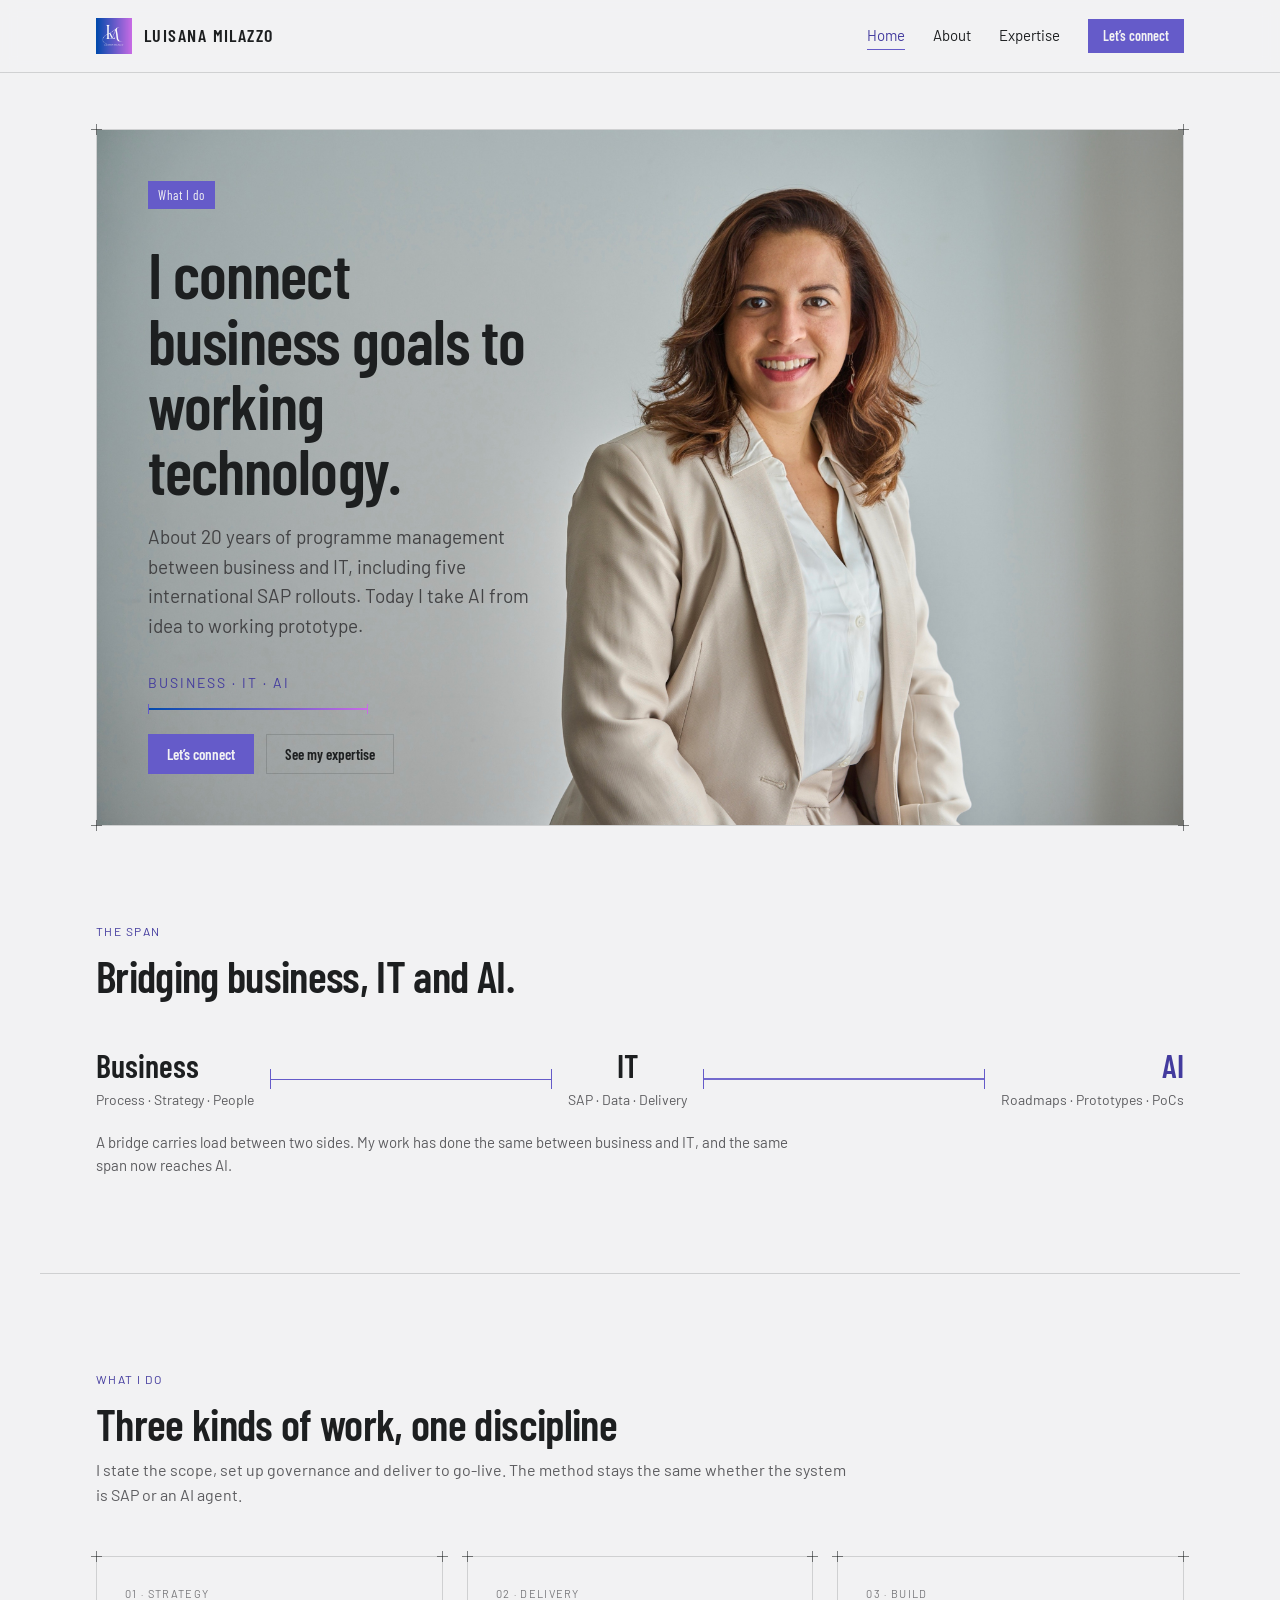
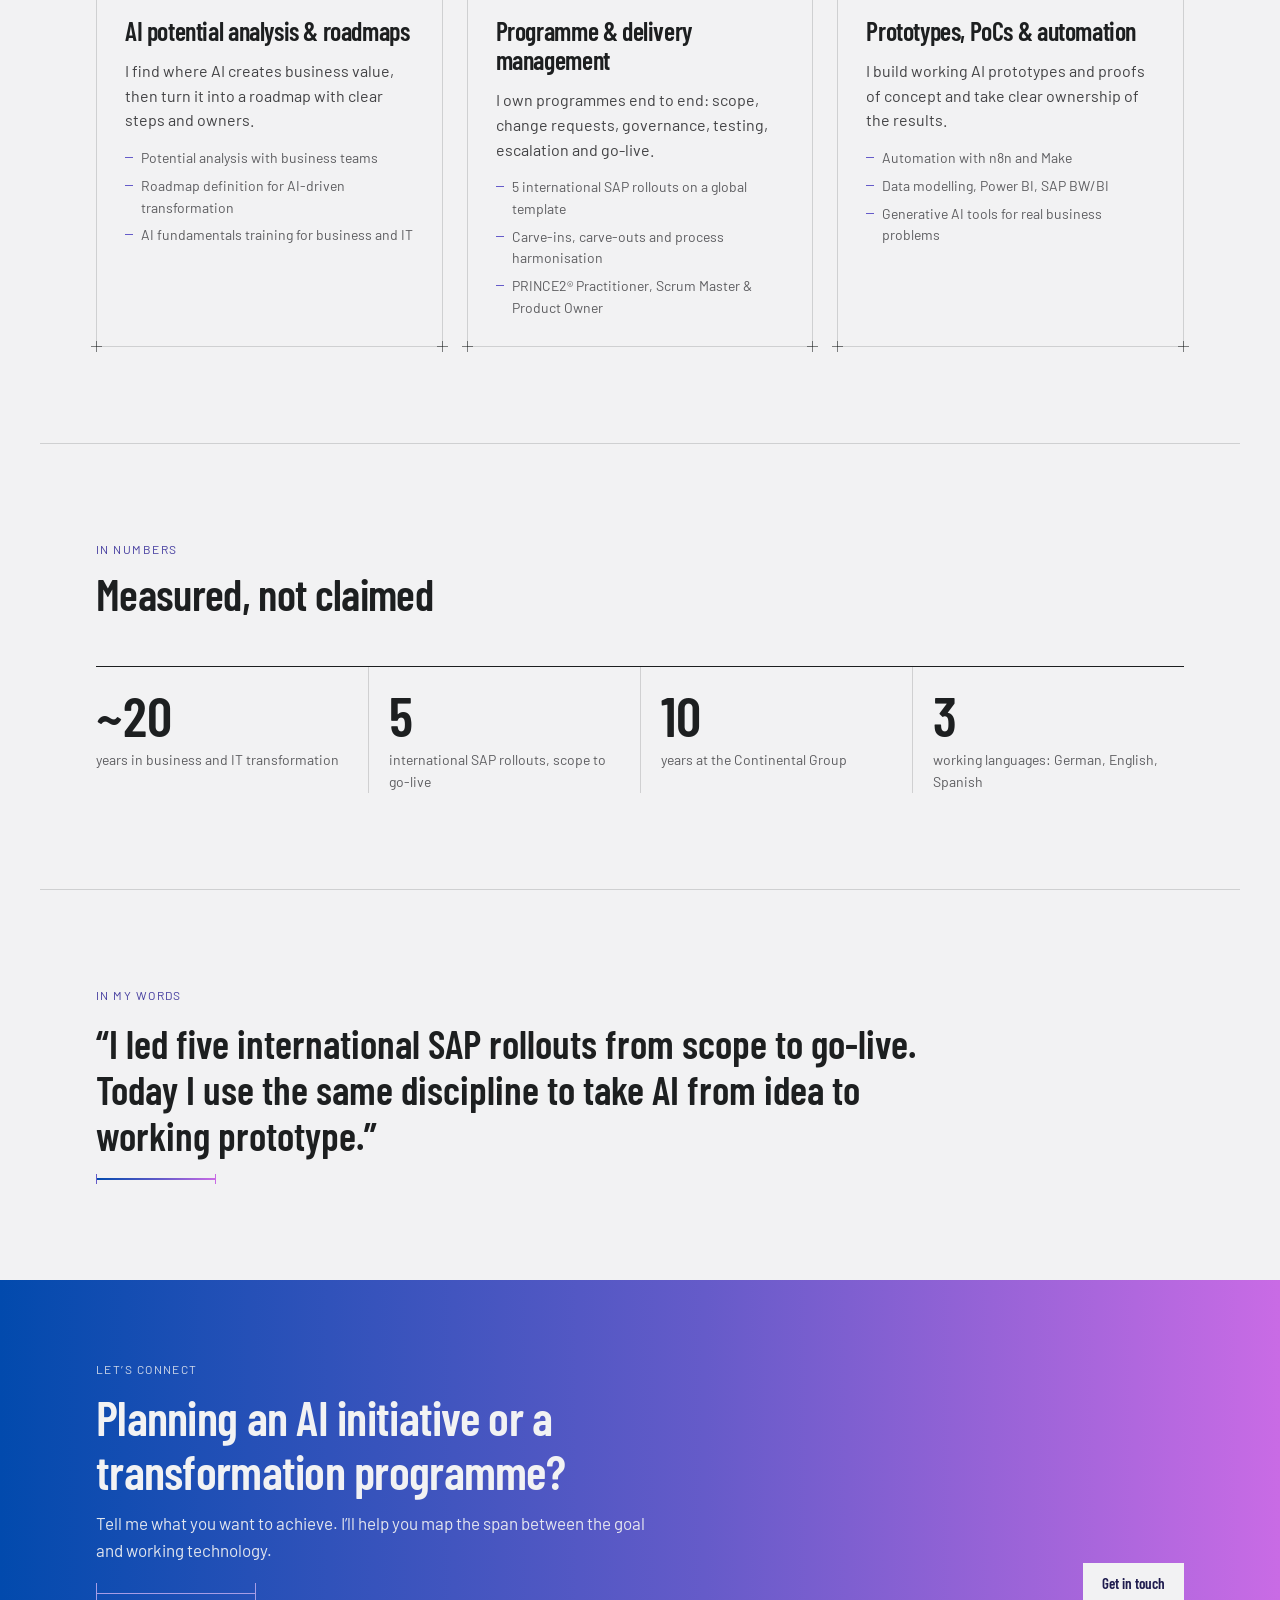
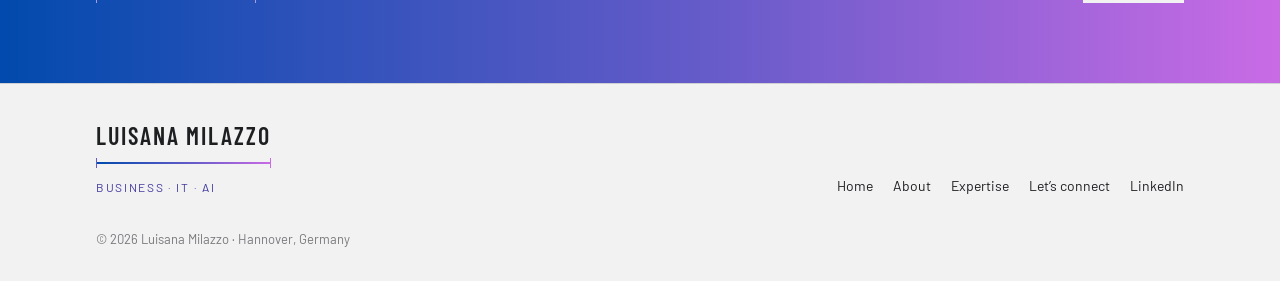
<file: index.html>
<!DOCTYPE html>
<html lang="en">
<head>
<meta charset="utf-8">
<meta name="viewport" content="width=device-width, initial-scale=1">
<title>Luisana Milazzo · Bridging business, IT and AI</title>
<meta name="description" content="Luisana Milazzo: about 20 years bridging business and IT, now applied to AI. Programme management, SAP transformation and AI implementation, based in Hannover.">
<link rel="icon" type="image/png" href="assets/favicon.png">
<link rel="apple-touch-icon" href="assets/apple-touch-icon.png">
<link rel="stylesheet" href="css/industry.css">
<link rel="stylesheet" href="css/site.css">
<script src="js/nav.js" defer></script>
</head>
<body>
<a class="skip-link" href="#main">Skip to content</a>

<header class="site-header">
  <div class="wrap">
    <a class="brand" href="index.html"><img src="assets/lm-logo.png" alt="" width="36" height="36"><span>Luisana Milazzo</span></a>
    <button class="nav-toggle" type="button" aria-expanded="false" aria-controls="site-nav" aria-label="Menu">
      <svg width="20" height="20" viewBox="0 0 20 20" aria-hidden="true"><path d="M2 5h16M2 10h16M2 15h16" stroke="currentColor" stroke-width="1.5"/></svg>
    </button>
    <nav class="site-nav" id="site-nav" aria-label="Main">
      <a href="index.html" aria-current="page">Home</a>
      <a href="about.html">About</a>
      <a href="expertise.html">Expertise</a>
      <a class="btn btn-primary" href="about.html#connect">Let’s connect</a>
    </nav>
  </div>
</header>

<main id="main">

  <!-- Hero · Home photo: the open wall on the left holds the headline -->
  <section class="hero wrap" aria-labelledby="hero-title">
    <div class="hero-frame blueprint">
      <i class="corner tl"></i><i class="corner tr"></i><i class="corner bl"></i><i class="corner br"></i>
      <div class="hero-photo"><img src="assets/photo-landscape.jpg" alt="Luisana Milazzo in a beige suit, smiling" width="1600" height="1067"></div>
      <div class="hero-copy">
        <span class="chip">What I do</span>
        <div style="display:flex;flex-direction:column;gap:20px">
          <h1 id="hero-title">I connect business goals to working technology.</h1>
          <p class="lede">About 20 years of programme management between business and IT, including five international SAP rollouts. Today I take AI from idea to working prototype.</p>
        </div>
        <div style="display:flex;flex-direction:column;gap:20px">
          <div class="wordmark">
            <span class="label">Business · IT · AI</span>
            <div class="dim dim-gradient dim-sm" style="width:220px"><i></i></div>
          </div>
          <div class="hero-actions">
            <a class="btn btn-primary" href="about.html#connect">Let’s connect</a>
            <a class="btn btn-secondary" href="expertise.html">See my expertise</a>
          </div>
        </div>
      </div>
    </div>
  </section>

  <!-- Signature motif · the dimension line -->
  <section class="section wrap" aria-labelledby="span-title">
    <div class="section-head">
      <span class="label">The span</span>
      <h2 id="span-title">Bridging business, IT and AI.</h2>
    </div>
    <div class="span-diagram">
      <div class="span-node"><strong>Business</strong><span>Process · Strategy · People</span></div>
      <div class="dim" aria-hidden="true"><i></i></div>
      <div class="span-node"><strong>IT</strong><span>SAP · Data · Delivery</span></div>
      <div class="dim dim-strong" aria-hidden="true"><i></i></div>
      <div class="span-node"><strong>AI</strong><span>Roadmaps · Prototypes · PoCs</span></div>
    </div>
    <p class="span-note muted">A bridge carries load between two sides. My work has done the same between business and IT, and the same span now reaches AI.</p>
  </section>

  <!-- What I do -->
  <section class="section wrap" aria-labelledby="services-title">
    <div class="section-head">
      <span class="label">What I do</span>
      <h2 id="services-title">Three kinds of work, one discipline</h2>
      <p class="muted pretty">I state the scope, set up governance and deliver to go-live. The method stays the same whether the system is SAP or an AI agent.</p>
    </div>
    <div class="grid-3">
      <article class="service blueprint">
        <i class="corner tl"></i><i class="corner tr"></i><i class="corner bl"></i><i class="corner br"></i>
        <span class="label-muted">01 · Strategy</span>
        <h3>AI potential analysis &amp; roadmaps</h3>
        <p>I find where AI creates business value, then turn it into a roadmap with clear steps and owners.</p>
        <ul>
          <li>Potential analysis with business teams</li>
          <li>Roadmap definition for AI-driven transformation</li>
          <li>AI fundamentals training for business and IT</li>
        </ul>
      </article>
      <article class="service blueprint">
        <i class="corner tl"></i><i class="corner tr"></i><i class="corner bl"></i><i class="corner br"></i>
        <span class="label-muted">02 · Delivery</span>
        <h3>Programme &amp; delivery management</h3>
        <p>I own programmes end to end: scope, change requests, governance, testing, escalation and go-live.</p>
        <ul>
          <li>5 international SAP rollouts on a global template</li>
          <li>Carve-ins, carve-outs and process harmonisation</li>
          <li>PRINCE2® Practitioner, Scrum Master &amp; Product Owner</li>
        </ul>
      </article>
      <article class="service blueprint">
        <i class="corner tl"></i><i class="corner tr"></i><i class="corner bl"></i><i class="corner br"></i>
        <span class="label-muted">03 · Build</span>
        <h3>Prototypes, PoCs &amp; automation</h3>
        <p>I build working AI prototypes and proofs of concept and take clear ownership of the results.</p>
        <ul>
          <li>Automation with n8n and Make</li>
          <li>Data modelling, Power BI, SAP BW/BI</li>
          <li>Generative AI tools for real business problems</li>
        </ul>
      </article>
    </div>
  </section>

  <!-- Measured figures -->
  <section class="section wrap" aria-labelledby="figures-title">
    <div class="section-head">
      <span class="label">In numbers</span>
      <h2 id="figures-title">Measured, not claimed</h2>
    </div>
    <div class="figures">
      <div class="figure"><strong>~20</strong><span>years in business and IT transformation</span></div>
      <div class="figure"><strong>5</strong><span>international SAP rollouts, scope to go-live</span></div>
      <div class="figure"><strong>10</strong><span>years at the Continental Group</span></div>
      <div class="figure"><strong>3</strong><span>working languages: German, English, Spanish</span></div>
    </div>
  </section>

  <!-- Sample line -->
  <section class="section wrap" aria-label="In my words">
    <figure class="quote">
      <span class="label">In my words</span>
      <p>“I led five international SAP rollouts from scope to go-live. Today I use the same discipline to take AI from idea to working prototype.”</p>
      <div class="dim dim-gradient dim-sm" aria-hidden="true"><i></i></div>
    </figure>
  </section>

  <!-- Gradient band · section divider -->
  <section class="band" aria-labelledby="cta-title">
    <div class="wrap">
      <div>
        <span class="label">Let’s connect</span>
        <h2 id="cta-title">Planning an AI initiative or a transformation programme?</h2>
        <p>Tell me what you want to achieve. I’ll help you map the span between the goal and working technology.</p>
        <div class="dim dim-light" aria-hidden="true"><i></i></div>
      </div>
      <a class="btn btn-on-gradient" href="about.html#connect">Get in touch</a>
    </div>
  </section>

</main>

<footer class="site-footer">
  <div class="wrap">
    <div class="wordmark">
      <span class="wordmark-name">Luisana Milazzo</span>
      <div class="dim dim-gradient dim-sm" aria-hidden="true"><i></i></div>
      <span class="label">Business · IT · AI</span>
    </div>
    <nav class="footer-nav" aria-label="Footer">
      <a href="index.html">Home</a>
      <a href="about.html">About</a>
      <a href="expertise.html">Expertise</a>
      <a href="about.html#connect">Let’s connect</a>
      <a href="https://www.linkedin.com/in/luisana-milazzo/" rel="noopener">LinkedIn</a>
    </nav>
    <p class="footer-meta">© 2026 Luisana Milazzo · Hannover, Germany</p>
  </div>
</footer>
</body>
</html>
</file>
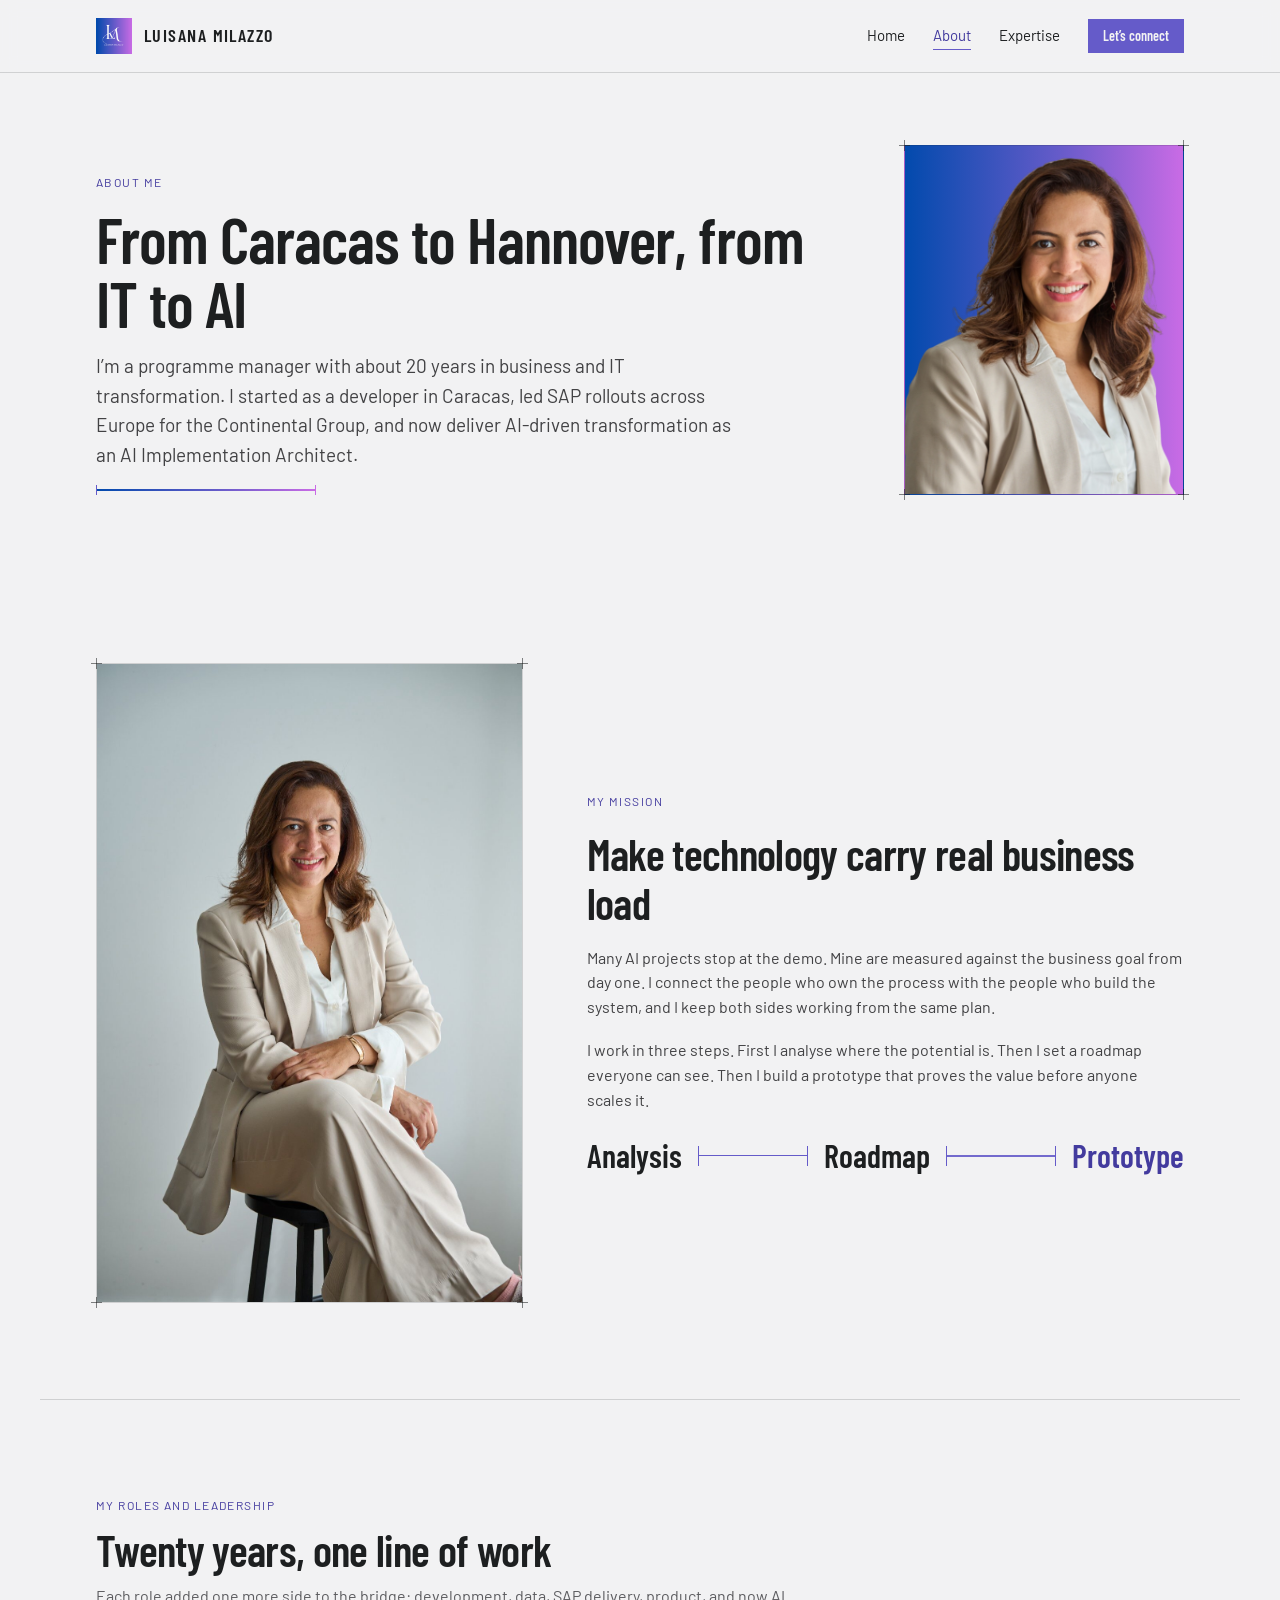
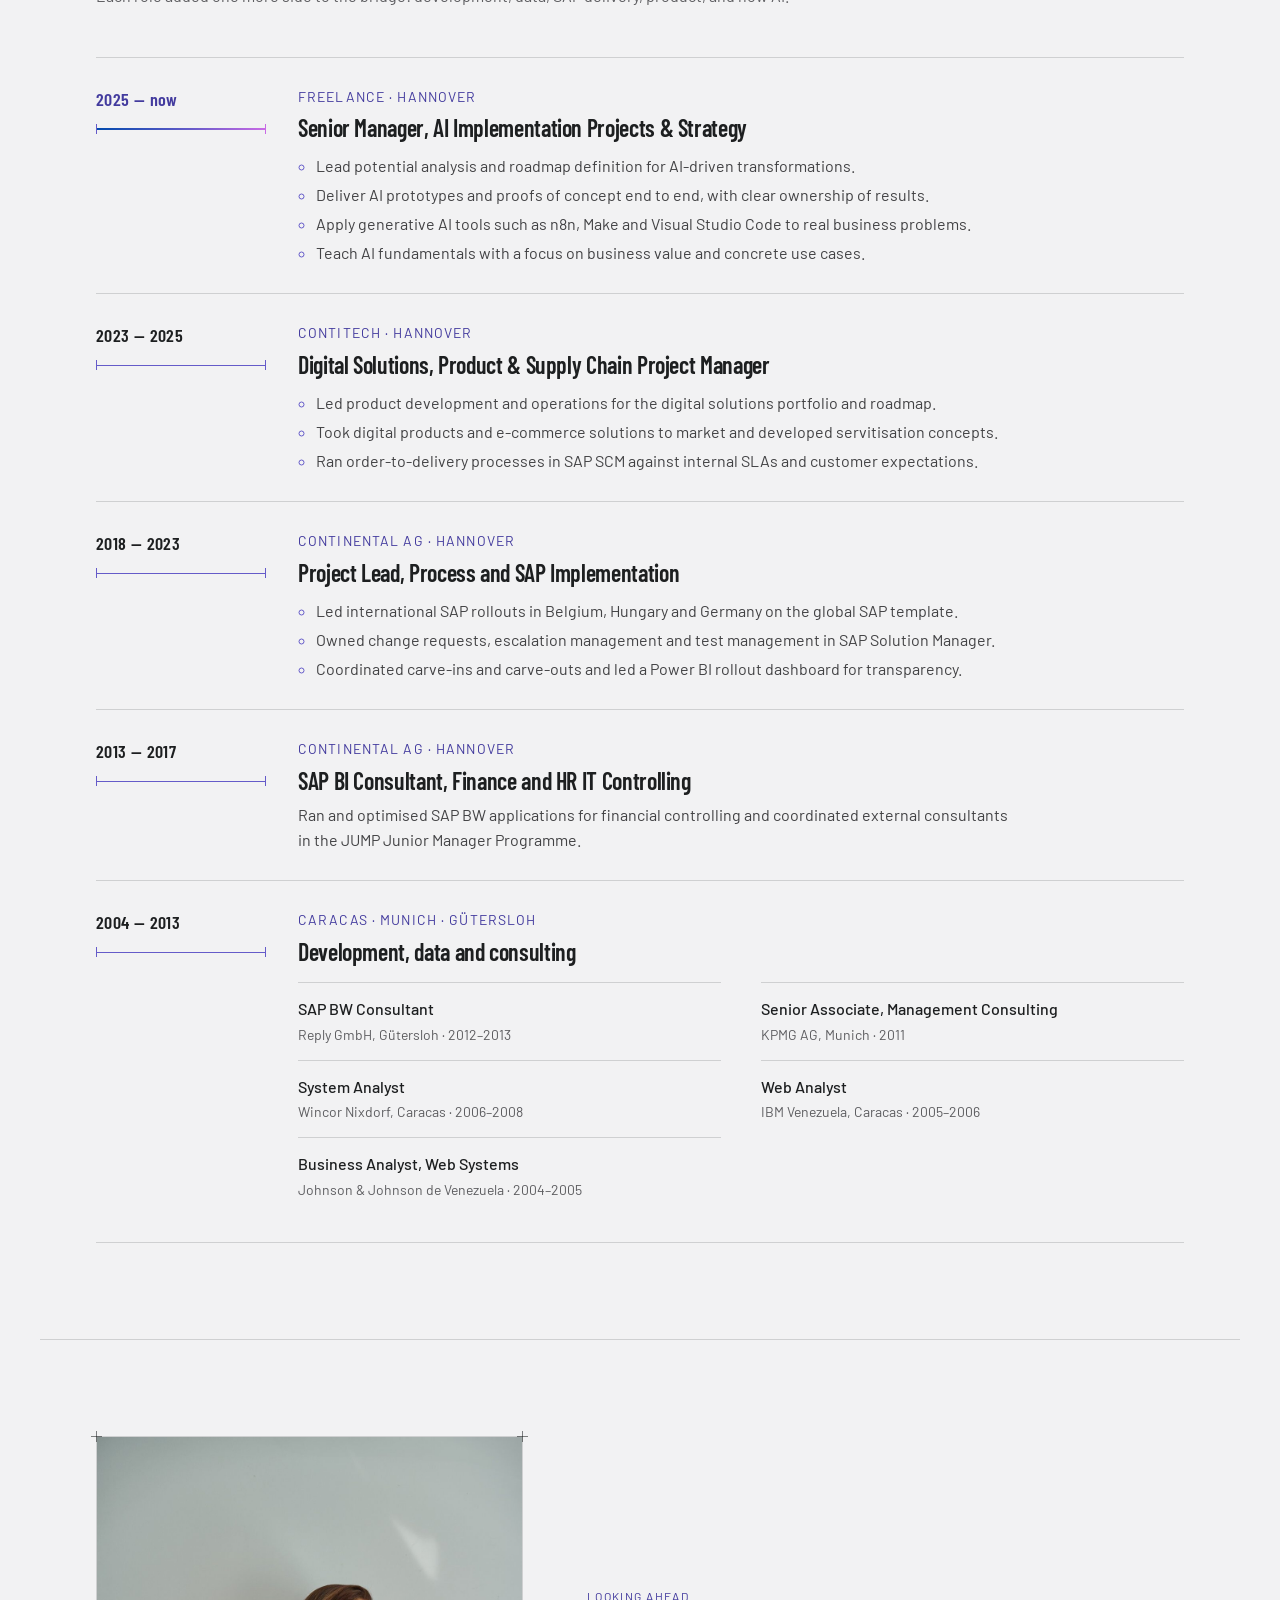
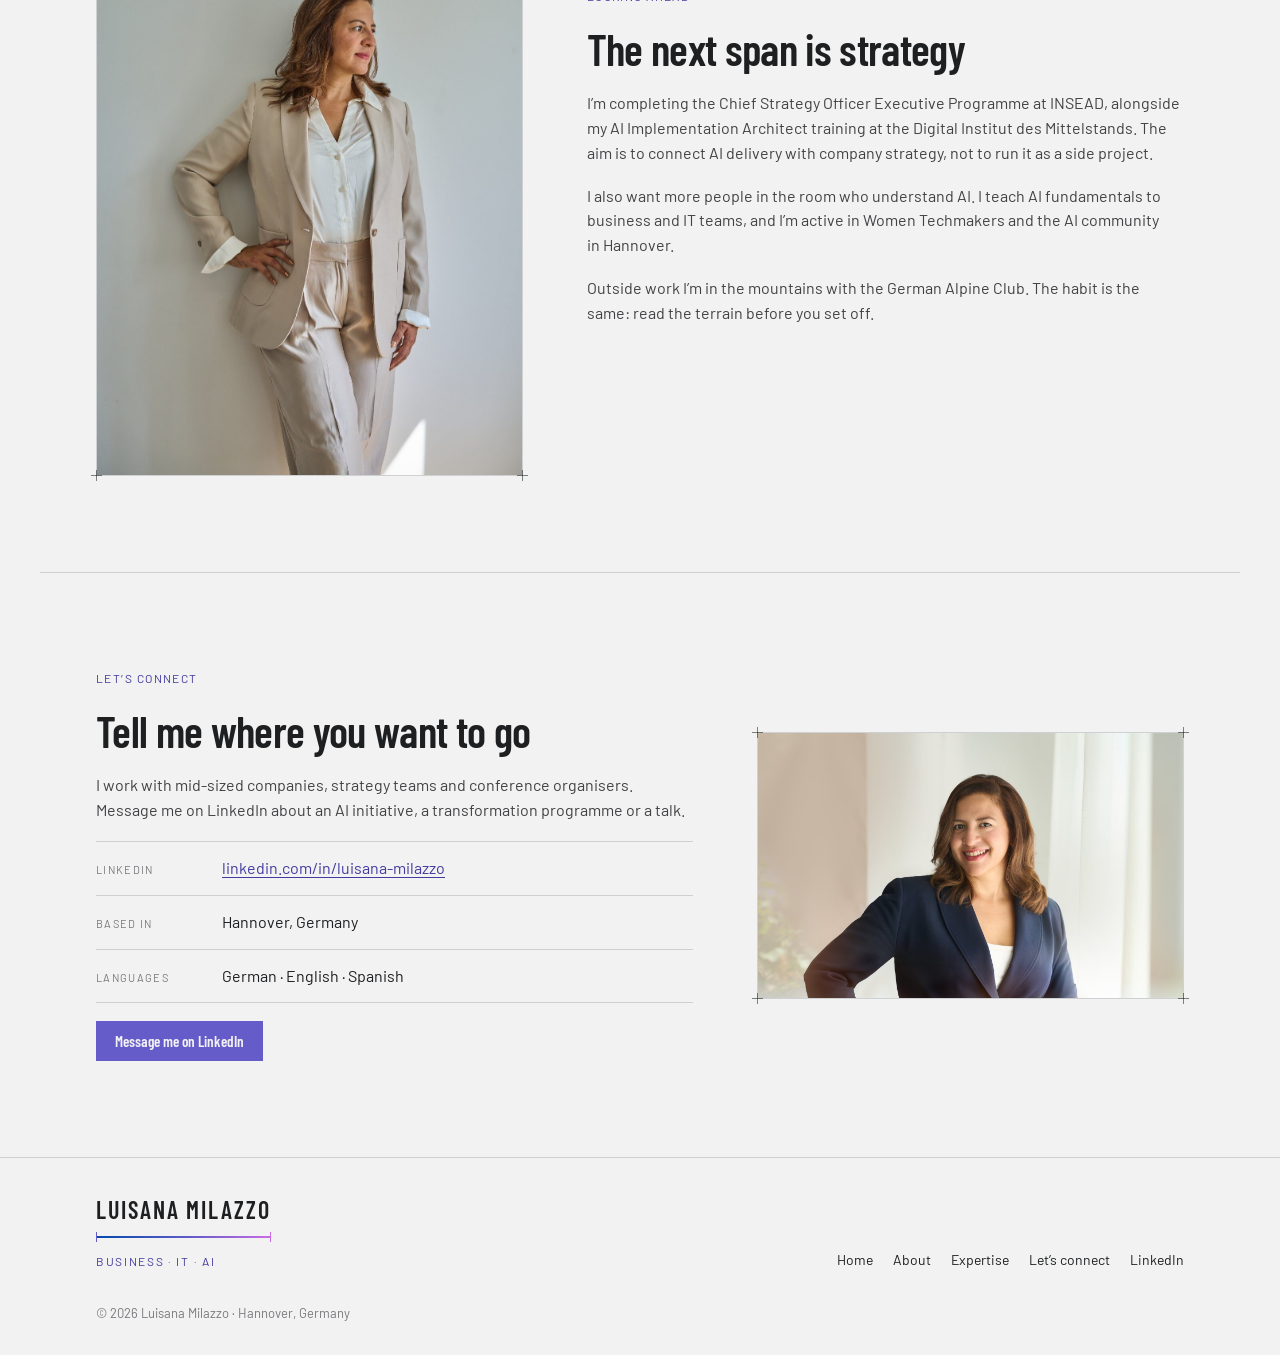
<file: about.html>
<!DOCTYPE html>
<html lang="en">
<head>
<meta charset="utf-8">
<meta name="viewport" content="width=device-width, initial-scale=1">
<title>About · Luisana Milazzo</title>
<meta name="description" content="My mission, my roles and leadership, where I'm heading, and how to reach me.">
<link rel="icon" type="image/png" href="assets/favicon.png">
<link rel="apple-touch-icon" href="assets/apple-touch-icon.png">
<link rel="stylesheet" href="css/industry.css">
<link rel="stylesheet" href="css/site.css">
<script src="js/nav.js" defer></script>
</head>
<body>
<a class="skip-link" href="#main">Skip to content</a>

<header class="site-header">
  <div class="wrap">
    <a class="brand" href="index.html"><img src="assets/lm-logo.png" alt="" width="36" height="36"><span>Luisana Milazzo</span></a>
    <button class="nav-toggle" type="button" aria-expanded="false" aria-controls="site-nav" aria-label="Menu">
      <svg width="20" height="20" viewBox="0 0 20 20" aria-hidden="true"><path d="M2 5h16M2 10h16M2 15h16" stroke="currentColor" stroke-width="1.5"/></svg>
    </button>
    <nav class="site-nav" id="site-nav" aria-label="Main">
      <a href="index.html">Home</a>
      <a href="about.html" aria-current="page">About</a>
      <a href="expertise.html">Expertise</a>
      <a class="btn btn-primary" href="#connect">Let’s connect</a>
    </nav>
  </div>
</header>

<main id="main">

  <!-- Intro · cut-out portrait on the logo gradient (speaker bio) -->
  <section class="page-intro wrap" aria-labelledby="about-title">
    <div class="page-intro-grid">
      <div class="page-intro-text">
        <span class="label">About me</span>
        <h1 class="display" id="about-title">From Caracas to Hannover, from IT to AI</h1>
        <p class="lede">I’m a programme manager with about 20 years in business and IT transformation. I started as a developer in Caracas, led SAP rollouts across Europe for the Continental Group, and now deliver AI-driven transformation as an AI Implementation Architect.</p>
        <div class="dim dim-gradient dim-sm" style="width:220px" aria-hidden="true"><i></i></div>
      </div>
      <div class="avatar blueprint">
        <i class="corner tl"></i><i class="corner tr"></i><i class="corner bl"></i><i class="corner br"></i>
        <img src="assets/portrait-cutout.png" alt="Portrait of Luisana Milazzo" width="640" height="744">
      </div>
    </div>
  </section>

  <!-- My Mission · seated photo -->
  <section class="section wrap" id="mission" aria-labelledby="mission-title">
    <div class="split">
      <div class="split-media portrait blueprint">
        <i class="corner tl"></i><i class="corner tr"></i><i class="corner bl"></i><i class="corner br"></i>
        <img src="assets/photo-seated.jpg" alt="Luisana Milazzo, seated" width="1067" height="1600" loading="lazy">
      </div>
      <div class="split-text">
        <span class="label">My mission</span>
        <h2 id="mission-title">Make technology carry real business load</h2>
        <p>Many AI projects stop at the demo. Mine are measured against the business goal from day one. I connect the people who own the process with the people who build the system, and I keep both sides working from the same plan.</p>
        <p>I work in three steps. First I analyse where the potential is. Then I set a roadmap everyone can see. Then I build a prototype that proves the value before anyone scales it.</p>
        <div class="span-diagram" style="margin-top:8px" aria-label="Analysis, roadmap, prototype">
          <div class="span-node"><strong>Analysis</strong></div>
          <div class="dim" aria-hidden="true"><i></i></div>
          <div class="span-node"><strong>Roadmap</strong></div>
          <div class="dim dim-strong" aria-hidden="true"><i></i></div>
          <div class="span-node"><strong>Prototype</strong></div>
        </div>
      </div>
    </div>
  </section>

  <!-- My Roles and Leadership · each role joined to the next by a measured line -->
  <section class="section wrap" id="roles" aria-labelledby="roles-title">
    <div class="section-head">
      <span class="label">My roles and leadership</span>
      <h2 id="roles-title">Twenty years, one line of work</h2>
      <p class="muted pretty">Each role added one more side to the bridge: development, data, SAP delivery, product, and now AI.</p>
    </div>
    <ol class="timeline" reversed>
      <li class="tl-current">
        <div class="tl-when"><span>2025 — now</span><div class="dim dim-gradient dim-sm" aria-hidden="true"><i></i></div></div>
        <div class="tl-what">
          <span class="tl-org">Freelance · Hannover</span>
          <h3>Senior Manager, AI Implementation Projects &amp; Strategy</h3>
          <ul>
            <li>Lead potential analysis and roadmap definition for AI-driven transformations.</li>
            <li>Deliver AI prototypes and proofs of concept end to end, with clear ownership of results.</li>
            <li>Apply generative AI tools such as n8n, Make and Visual Studio Code to real business problems.</li>
            <li>Teach AI fundamentals with a focus on business value and concrete use cases.</li>
          </ul>
        </div>
      </li>
      <li>
        <div class="tl-when"><span>2023 — 2025</span><div class="dim dim-sm" aria-hidden="true"><i></i></div></div>
        <div class="tl-what">
          <span class="tl-org">ContiTech · Hannover</span>
          <h3>Digital Solutions, Product &amp; Supply Chain Project Manager</h3>
          <ul>
            <li>Led product development and operations for the digital solutions portfolio and roadmap.</li>
            <li>Took digital products and e-commerce solutions to market and developed servitisation concepts.</li>
            <li>Ran order-to-delivery processes in SAP SCM against internal SLAs and customer expectations.</li>
          </ul>
        </div>
      </li>
      <li>
        <div class="tl-when"><span>2018 — 2023</span><div class="dim dim-sm" aria-hidden="true"><i></i></div></div>
        <div class="tl-what">
          <span class="tl-org">Continental AG · Hannover</span>
          <h3>Project Lead, Process and SAP Implementation</h3>
          <ul>
            <li>Led international SAP rollouts in Belgium, Hungary and Germany on the global SAP template.</li>
            <li>Owned change requests, escalation management and test management in SAP Solution Manager.</li>
            <li>Coordinated carve-ins and carve-outs and led a Power BI rollout dashboard for transparency.</li>
          </ul>
        </div>
      </li>
      <li>
        <div class="tl-when"><span>2013 — 2017</span><div class="dim dim-sm" aria-hidden="true"><i></i></div></div>
        <div class="tl-what">
          <span class="tl-org">Continental AG · Hannover</span>
          <h3>SAP BI Consultant, Finance and HR IT Controlling</h3>
          <p>Ran and optimised SAP BW applications for financial controlling and coordinated external consultants in the JUMP Junior Manager Programme.</p>
        </div>
      </li>
      <li>
        <div class="tl-when"><span>2004 — 2013</span><div class="dim dim-sm" aria-hidden="true"><i></i></div></div>
        <div class="tl-what">
          <span class="tl-org">Caracas · Munich · Gütersloh</span>
          <h3>Development, data and consulting</h3>
          <ul class="compact" style="margin-top:8px">
            <li><strong>SAP BW Consultant</strong><span>Reply GmbH, Gütersloh · 2012–2013</span></li>
            <li><strong>Senior Associate, Management Consulting</strong><span>KPMG AG, Munich · 2011</span></li>
            <li><strong>System Analyst</strong><span>Wincor Nixdorf, Caracas · 2006–2008</span></li>
            <li><strong>Web Analyst</strong><span>IBM Venezuela, Caracas · 2005–2006</span></li>
            <li><strong>Business Analyst, Web Systems</strong><span>Johnson &amp; Johnson de Venezuela · 2004–2005</span></li>
          </ul>
        </div>
      </li>
    </ol>
  </section>

  <!-- Looking Ahead · her gaze leads into the text -->
  <section class="section wrap" id="looking-ahead" aria-labelledby="ahead-title">
    <div class="split">
      <div class="split-media portrait blueprint">
        <i class="corner tl"></i><i class="corner tr"></i><i class="corner bl"></i><i class="corner br"></i>
        <img src="assets/photo-looking-ahead.jpg" alt="Luisana Milazzo looking to the side" width="1067" height="1600" loading="lazy">
      </div>
      <div class="split-text">
        <span class="label">Looking ahead</span>
        <h2 id="ahead-title">The next span is strategy</h2>
        <p>I’m completing the Chief Strategy Officer Executive Programme at INSEAD, alongside my AI Implementation Architect training at the Digital Institut des Mittelstands. The aim is to connect AI delivery with company strategy, not to run it as a side project.</p>
        <p>I also want more people in the room who understand AI. I teach AI fundamentals to business and IT teams, and I’m active in Women Techmakers and the AI community in Hannover.</p>
        <p>Outside work I’m in the mountains with the German Alpine Club. The habit is the same: read the terrain before you set off.</p>
      </div>
    </div>
  </section>

  <!-- Let's connect · navy blazer -->
  <section class="section wrap" id="connect" aria-labelledby="connect-title">
    <div class="split split-reverse">
      <div class="split-media wide blueprint">
        <i class="corner tl"></i><i class="corner tr"></i><i class="corner bl"></i><i class="corner br"></i>
        <img src="assets/photo-navy.jpg" alt="Luisana Milazzo in a navy blazer" width="1600" height="1009" loading="lazy">
      </div>
      <div class="split-text">
        <span class="label">Let’s connect</span>
        <h2 id="connect-title">Tell me where you want to go</h2>
        <p>I work with mid-sized companies, strategy teams and conference organisers. Message me on LinkedIn about an AI initiative, a transformation programme or a talk.</p>
        <ul class="contact-list">
          <li><span class="label-muted">LinkedIn</span><a href="https://www.linkedin.com/in/luisana-milazzo/" rel="noopener">linkedin.com/in/luisana-milazzo</a></li>
          <li><span class="label-muted">Based in</span><span>Hannover, Germany</span></li>
          <li><span class="label-muted">Languages</span><span>German · English · Spanish</span></li>
        </ul>
        <div><a class="btn btn-primary" href="https://www.linkedin.com/in/luisana-milazzo/" rel="noopener">Message me on LinkedIn</a></div>
      </div>
    </div>
  </section>

</main>

<footer class="site-footer">
  <div class="wrap">
    <div class="wordmark">
      <span class="wordmark-name">Luisana Milazzo</span>
      <div class="dim dim-gradient dim-sm" aria-hidden="true"><i></i></div>
      <span class="label">Business · IT · AI</span>
    </div>
    <nav class="footer-nav" aria-label="Footer">
      <a href="index.html">Home</a>
      <a href="about.html">About</a>
      <a href="expertise.html">Expertise</a>
      <a href="#connect">Let’s connect</a>
      <a href="https://www.linkedin.com/in/luisana-milazzo/" rel="noopener">LinkedIn</a>
    </nav>
    <p class="footer-meta">© 2026 Luisana Milazzo · Hannover, Germany</p>
  </div>
</footer>
</body>
</html>
</file>
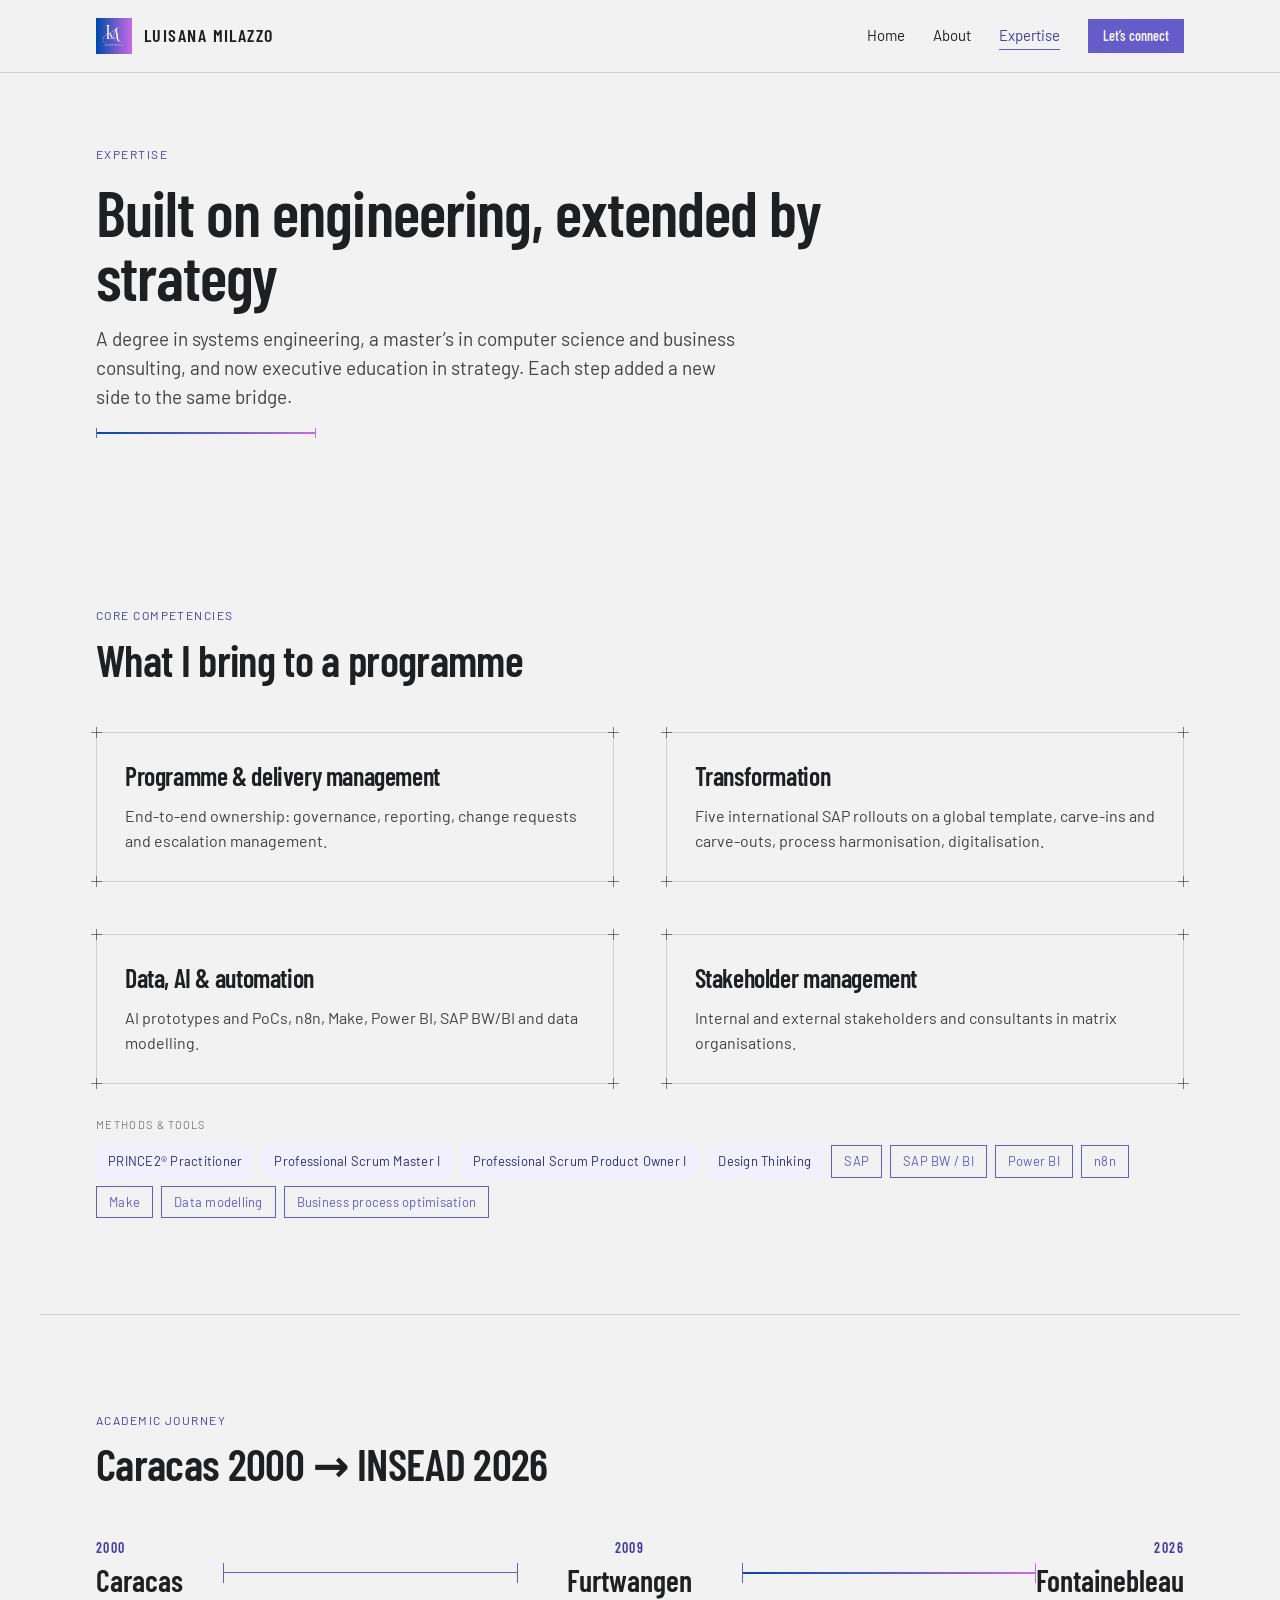
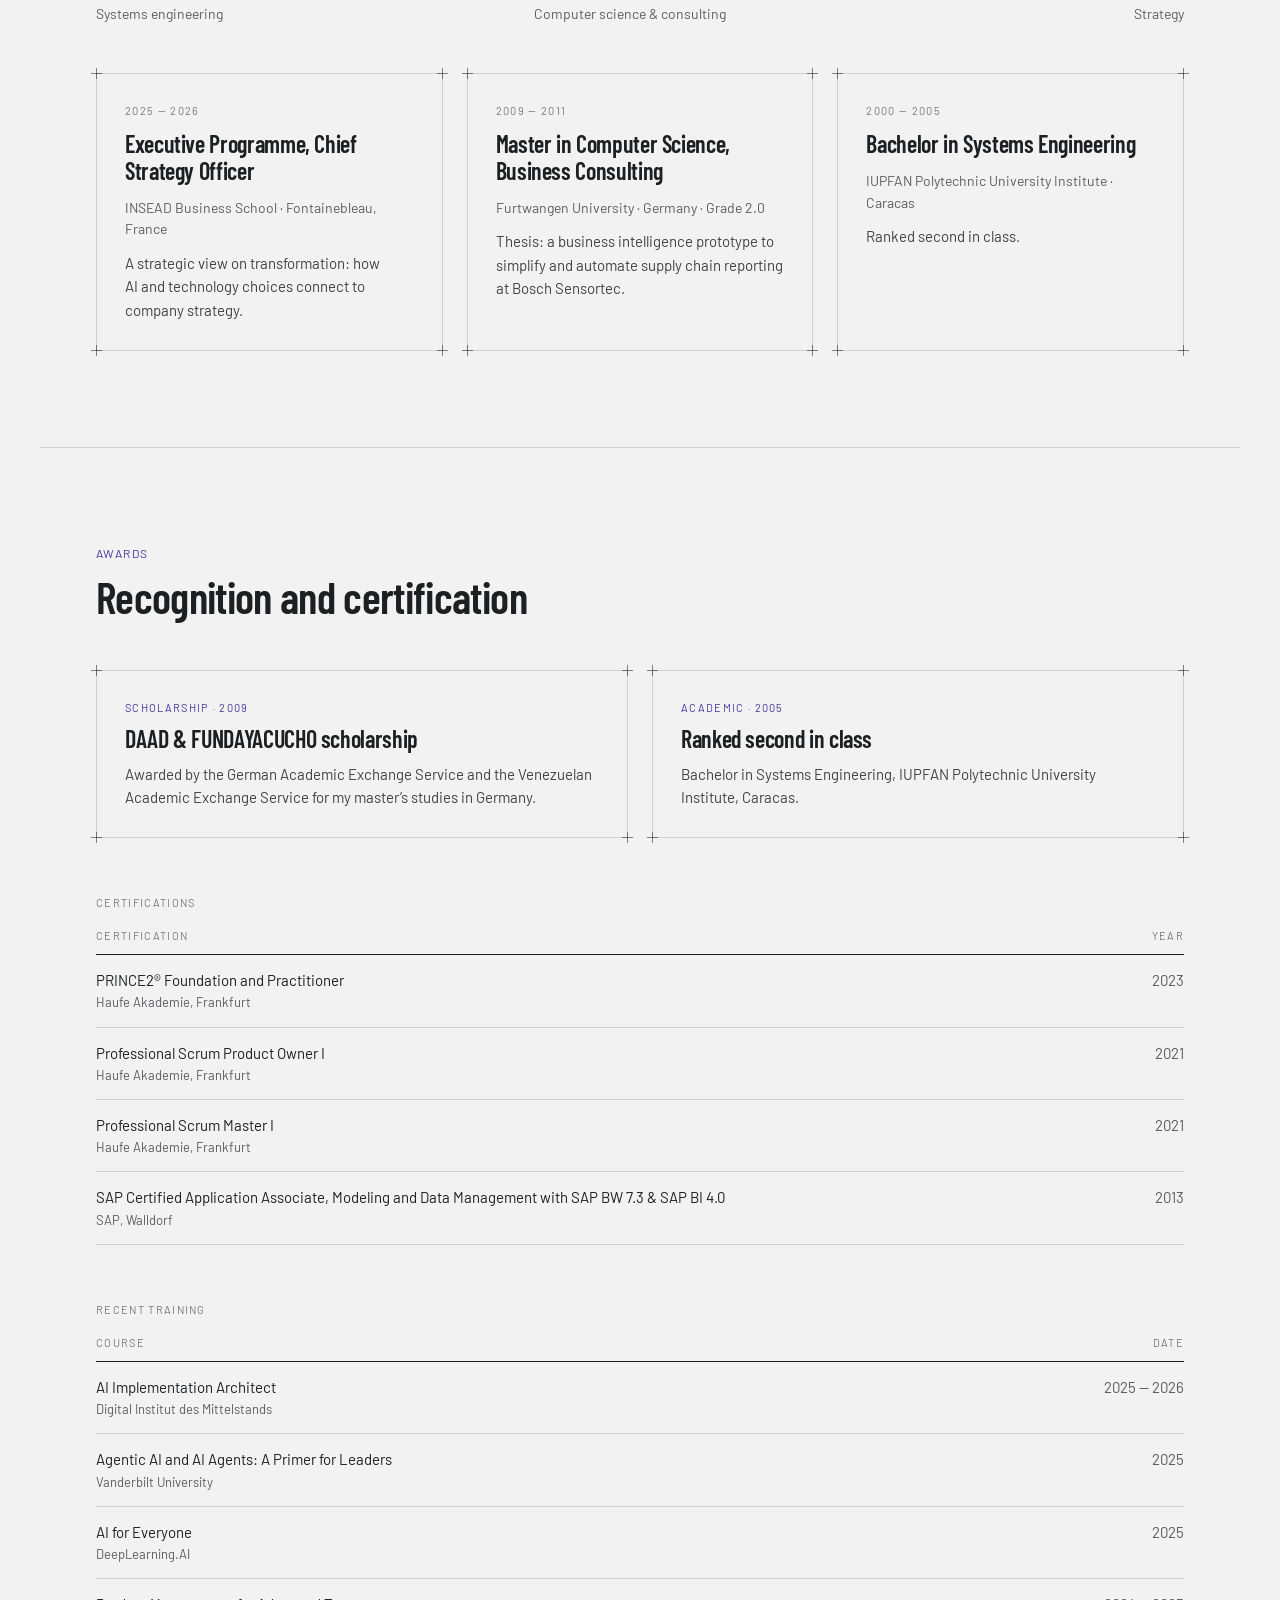
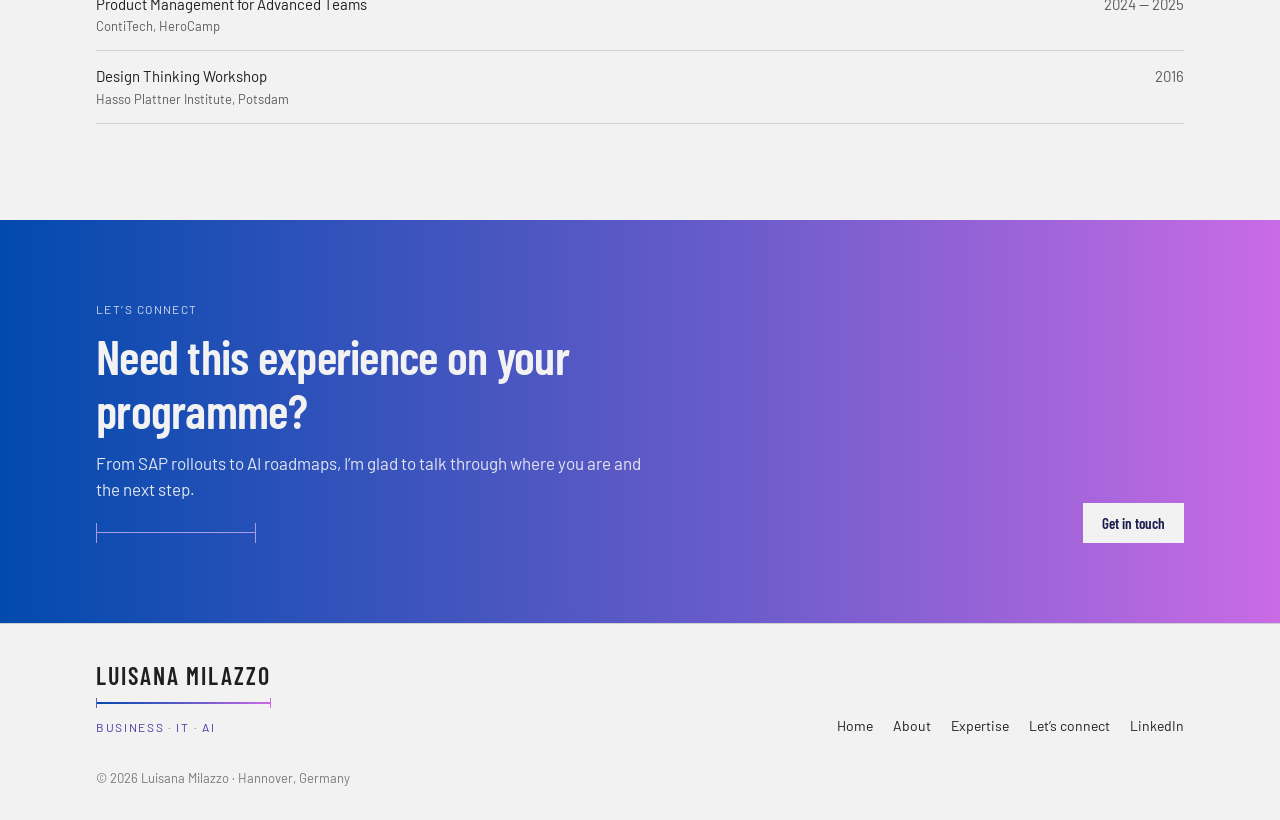
<file: expertise.html>
<!DOCTYPE html>
<html lang="en">
<head>
<meta charset="utf-8">
<meta name="viewport" content="width=device-width, initial-scale=1">
<title>Expertise · Luisana Milazzo</title>
<meta name="description" content="Core competencies, academic journey from Caracas to INSEAD, awards, certifications and training.">
<link rel="icon" type="image/png" href="assets/favicon.png">
<link rel="apple-touch-icon" href="assets/apple-touch-icon.png">
<link rel="stylesheet" href="css/industry.css">
<link rel="stylesheet" href="css/site.css">
<script src="js/nav.js" defer></script>
</head>
<body>
<a class="skip-link" href="#main">Skip to content</a>

<header class="site-header">
  <div class="wrap">
    <a class="brand" href="index.html"><img src="assets/lm-logo.png" alt="" width="36" height="36"><span>Luisana Milazzo</span></a>
    <button class="nav-toggle" type="button" aria-expanded="false" aria-controls="site-nav" aria-label="Menu">
      <svg width="20" height="20" viewBox="0 0 20 20" aria-hidden="true"><path d="M2 5h16M2 10h16M2 15h16" stroke="currentColor" stroke-width="1.5"/></svg>
    </button>
    <nav class="site-nav" id="site-nav" aria-label="Main">
      <a href="index.html">Home</a>
      <a href="about.html">About</a>
      <a href="expertise.html" aria-current="page">Expertise</a>
      <a class="btn btn-primary" href="about.html#connect">Let’s connect</a>
    </nav>
  </div>
</header>

<main id="main">

  <section class="page-intro wrap" aria-labelledby="expertise-title">
    <div class="page-intro-text" style="max-width:820px">
      <span class="label">Expertise</span>
      <h1 class="display" id="expertise-title">Built on engineering, extended by strategy</h1>
      <p class="lede">A degree in systems engineering, a master’s in computer science and business consulting, and now executive education in strategy. Each step added a new side to the same bridge.</p>
      <div class="dim dim-gradient dim-sm" style="width:220px" aria-hidden="true"><i></i></div>
    </div>
  </section>

  <!-- Core competencies -->
  <section class="section wrap" id="competencies" aria-labelledby="comp-title">
    <div class="section-head">
      <span class="label">Core competencies</span>
      <h2 id="comp-title">What I bring to a programme</h2>
    </div>
    <div class="grid-2">
      <div class="service blueprint">
        <i class="corner tl"></i><i class="corner tr"></i><i class="corner bl"></i><i class="corner br"></i>
        <h3>Programme &amp; delivery management</h3>
        <p>End-to-end ownership: governance, reporting, change requests and escalation management.</p>
      </div>
      <div class="service blueprint">
        <i class="corner tl"></i><i class="corner tr"></i><i class="corner bl"></i><i class="corner br"></i>
        <h3>Transformation</h3>
        <p>Five international SAP rollouts on a global template, carve-ins and carve-outs, process harmonisation, digitalisation.</p>
      </div>
      <div class="service blueprint">
        <i class="corner tl"></i><i class="corner tr"></i><i class="corner bl"></i><i class="corner br"></i>
        <h3>Data, AI &amp; automation</h3>
        <p>AI prototypes and PoCs, n8n, Make, Power BI, SAP BW/BI and data modelling.</p>
      </div>
      <div class="service blueprint">
        <i class="corner tl"></i><i class="corner tr"></i><i class="corner bl"></i><i class="corner br"></i>
        <h3>Stakeholder management</h3>
        <p>Internal and external stakeholders and consultants in matrix organisations.</p>
      </div>
    </div>
    <div style="margin-top:32px;display:flex;flex-direction:column;gap:12px">
      <span class="label-muted">Methods &amp; tools</span>
      <div class="tags">
        <span class="tag tag-accent">PRINCE2® Practitioner</span>
        <span class="tag tag-accent">Professional Scrum Master I</span>
        <span class="tag tag-accent">Professional Scrum Product Owner I</span>
        <span class="tag tag-accent">Design Thinking</span>
        <span class="tag tag-outline">SAP</span>
        <span class="tag tag-outline">SAP BW / BI</span>
        <span class="tag tag-outline">Power BI</span>
        <span class="tag tag-outline">n8n</span>
        <span class="tag tag-outline">Make</span>
        <span class="tag tag-outline">Data modelling</span>
        <span class="tag tag-outline">Business process optimisation</span>
      </div>
    </div>
  </section>

  <!-- Academic Journey · Caracas → Furtwangen → Fontainebleau -->
  <section class="section wrap" id="academic-journey" aria-labelledby="journey-title">
    <div class="section-head">
      <span class="label">Academic journey</span>
      <h2 id="journey-title">Caracas 2000 → INSEAD 2026</h2>
    </div>
    <div class="journey" aria-hidden="true">
      <div class="journey-stop"><span class="year">2000</span><strong>Caracas</strong><span>Systems engineering</span></div>
      <div class="dim"><i></i></div>
      <div class="journey-stop"><span class="year">2009</span><strong>Furtwangen</strong><span>Computer science &amp; consulting</span></div>
      <div class="dim dim-gradient"><i></i></div>
      <div class="journey-stop"><span class="year">2026</span><strong>Fontainebleau</strong><span>Strategy</span></div>
    </div>
    <div class="grid-3" style="margin-top:48px">
      <article class="degree blueprint">
        <i class="corner tl"></i><i class="corner tr"></i><i class="corner bl"></i><i class="corner br"></i>
        <span class="label-muted">2025 — 2026</span>
        <h3>Executive Programme, Chief Strategy Officer</h3>
        <span class="meta">INSEAD Business School · Fontainebleau, France</span>
        <p>A strategic view on transformation: how AI and technology choices connect to company strategy.</p>
      </article>
      <article class="degree blueprint">
        <i class="corner tl"></i><i class="corner tr"></i><i class="corner bl"></i><i class="corner br"></i>
        <span class="label-muted">2009 — 2011</span>
        <h3>Master in Computer Science, Business Consulting</h3>
        <span class="meta">Furtwangen University · Germany · Grade 2.0</span>
        <p>Thesis: a business intelligence prototype to simplify and automate supply chain reporting at Bosch Sensortec.</p>
      </article>
      <article class="degree blueprint">
        <i class="corner tl"></i><i class="corner tr"></i><i class="corner bl"></i><i class="corner br"></i>
        <span class="label-muted">2000 — 2005</span>
        <h3>Bachelor in Systems Engineering</h3>
        <span class="meta">IUPFAN Polytechnic University Institute · Caracas</span>
        <p>Ranked second in class.</p>
      </article>
    </div>
  </section>

  <!-- Awards -->
  <section class="section wrap" id="awards" aria-labelledby="awards-title">
    <div class="section-head">
      <span class="label">Awards</span>
      <h2 id="awards-title">Recognition and certification</h2>
    </div>
    <ul class="awards">
      <li class="award blueprint">
        <i class="corner tl"></i><i class="corner tr"></i><i class="corner bl"></i><i class="corner br"></i>
        <span class="label">Scholarship · 2009</span>
        <h3>DAAD &amp; FUNDAYACUCHO scholarship</h3>
        <p>Awarded by the German Academic Exchange Service and the Venezuelan Academic Exchange Service for my master’s studies in Germany.</p>
      </li>
      <li class="award blueprint">
        <i class="corner tl"></i><i class="corner tr"></i><i class="corner bl"></i><i class="corner br"></i>
        <span class="label">Academic · 2005</span>
        <h3>Ranked second in class</h3>
        <p>Bachelor in Systems Engineering, IUPFAN Polytechnic University Institute, Caracas.</p>
      </li>
    </ul>

    <div style="margin-top:56px">
      <table class="spec">
        <caption class="label-muted" style="text-align:left;caption-side:top;padding-bottom:16px">Certifications</caption>
        <thead><tr><th scope="col">Certification</th><th scope="col">Year</th></tr></thead>
        <tbody>
          <tr><td>PRINCE2® Foundation and Practitioner<span class="muted">Haufe Akademie, Frankfurt</span></td><td>2023</td></tr>
          <tr><td>Professional Scrum Product Owner I<span class="muted">Haufe Akademie, Frankfurt</span></td><td>2021</td></tr>
          <tr><td>Professional Scrum Master I<span class="muted">Haufe Akademie, Frankfurt</span></td><td>2021</td></tr>
          <tr><td>SAP Certified Application Associate, Modeling and Data Management with SAP BW 7.3 &amp; SAP BI 4.0<span class="muted">SAP, Walldorf</span></td><td>2013</td></tr>
        </tbody>
      </table>
    </div>

    <div style="margin-top:56px">
      <table class="spec">
        <caption class="label-muted" style="text-align:left;caption-side:top;padding-bottom:16px">Recent training</caption>
        <thead><tr><th scope="col">Course</th><th scope="col">Date</th></tr></thead>
        <tbody>
          <tr><td>AI Implementation Architect<span class="muted">Digital Institut des Mittelstands</span></td><td>2025 — 2026</td></tr>
          <tr><td>Agentic AI and AI Agents: A Primer for Leaders<span class="muted">Vanderbilt University</span></td><td>2025</td></tr>
          <tr><td>AI for Everyone<span class="muted">DeepLearning.AI</span></td><td>2025</td></tr>
          <tr><td>Product Management for Advanced Teams<span class="muted">ContiTech, HeroCamp</span></td><td>2024 — 2025</td></tr>
          <tr><td>Design Thinking Workshop<span class="muted">Hasso Plattner Institute, Potsdam</span></td><td>2016</td></tr>
        </tbody>
      </table>
    </div>
  </section>

  <section class="band" aria-labelledby="cta-title">
    <div class="wrap">
      <div>
        <span class="label">Let’s connect</span>
        <h2 id="cta-title">Need this experience on your programme?</h2>
        <p>From SAP rollouts to AI roadmaps, I’m glad to talk through where you are and the next step.</p>
        <div class="dim dim-light" aria-hidden="true"><i></i></div>
      </div>
      <a class="btn btn-on-gradient" href="about.html#connect">Get in touch</a>
    </div>
  </section>

</main>

<footer class="site-footer">
  <div class="wrap">
    <div class="wordmark">
      <span class="wordmark-name">Luisana Milazzo</span>
      <div class="dim dim-gradient dim-sm" aria-hidden="true"><i></i></div>
      <span class="label">Business · IT · AI</span>
    </div>
    <nav class="footer-nav" aria-label="Footer">
      <a href="index.html">Home</a>
      <a href="about.html">About</a>
      <a href="expertise.html">Expertise</a>
      <a href="about.html#connect">Let’s connect</a>
      <a href="https://www.linkedin.com/in/luisana-milazzo/" rel="noopener">LinkedIn</a>
    </nav>
    <p class="footer-meta">© 2026 Luisana Milazzo · Hannover, Germany</p>
  </div>
</footer>
</body>
</html>
</file>
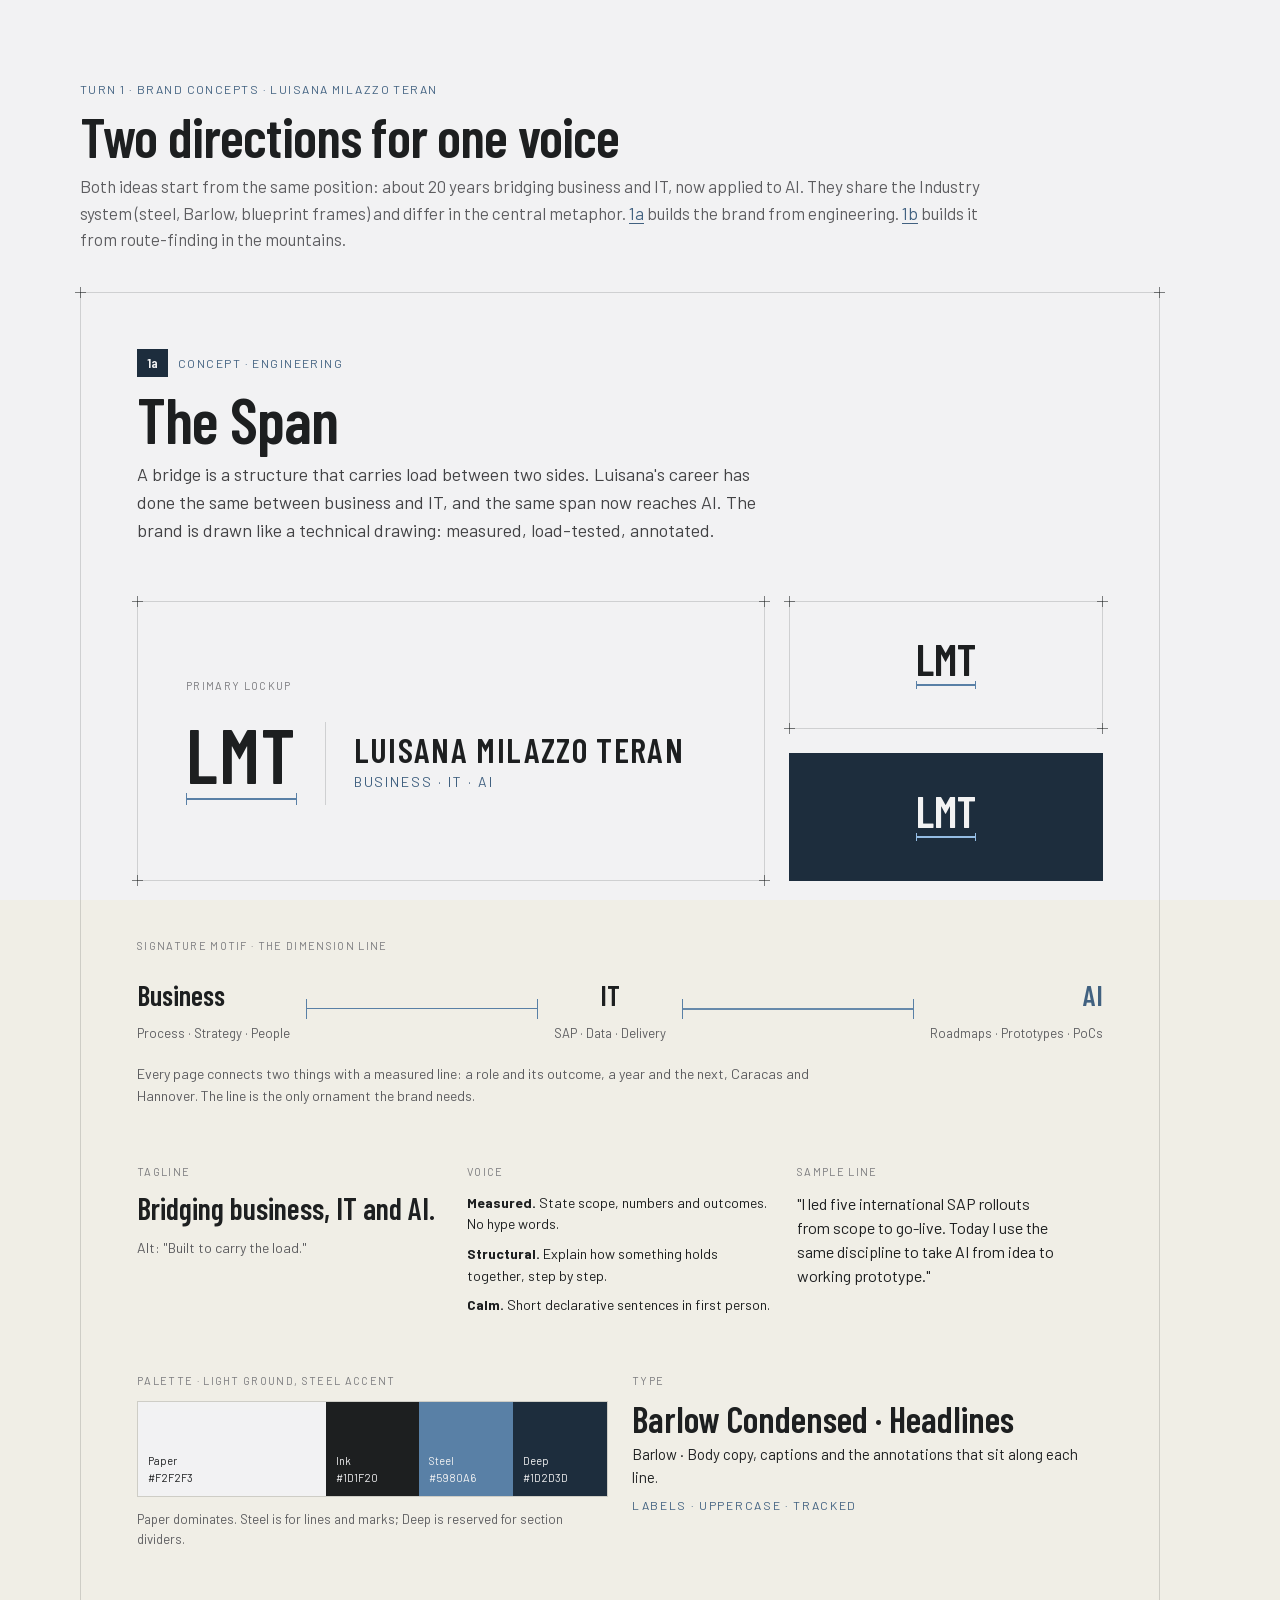
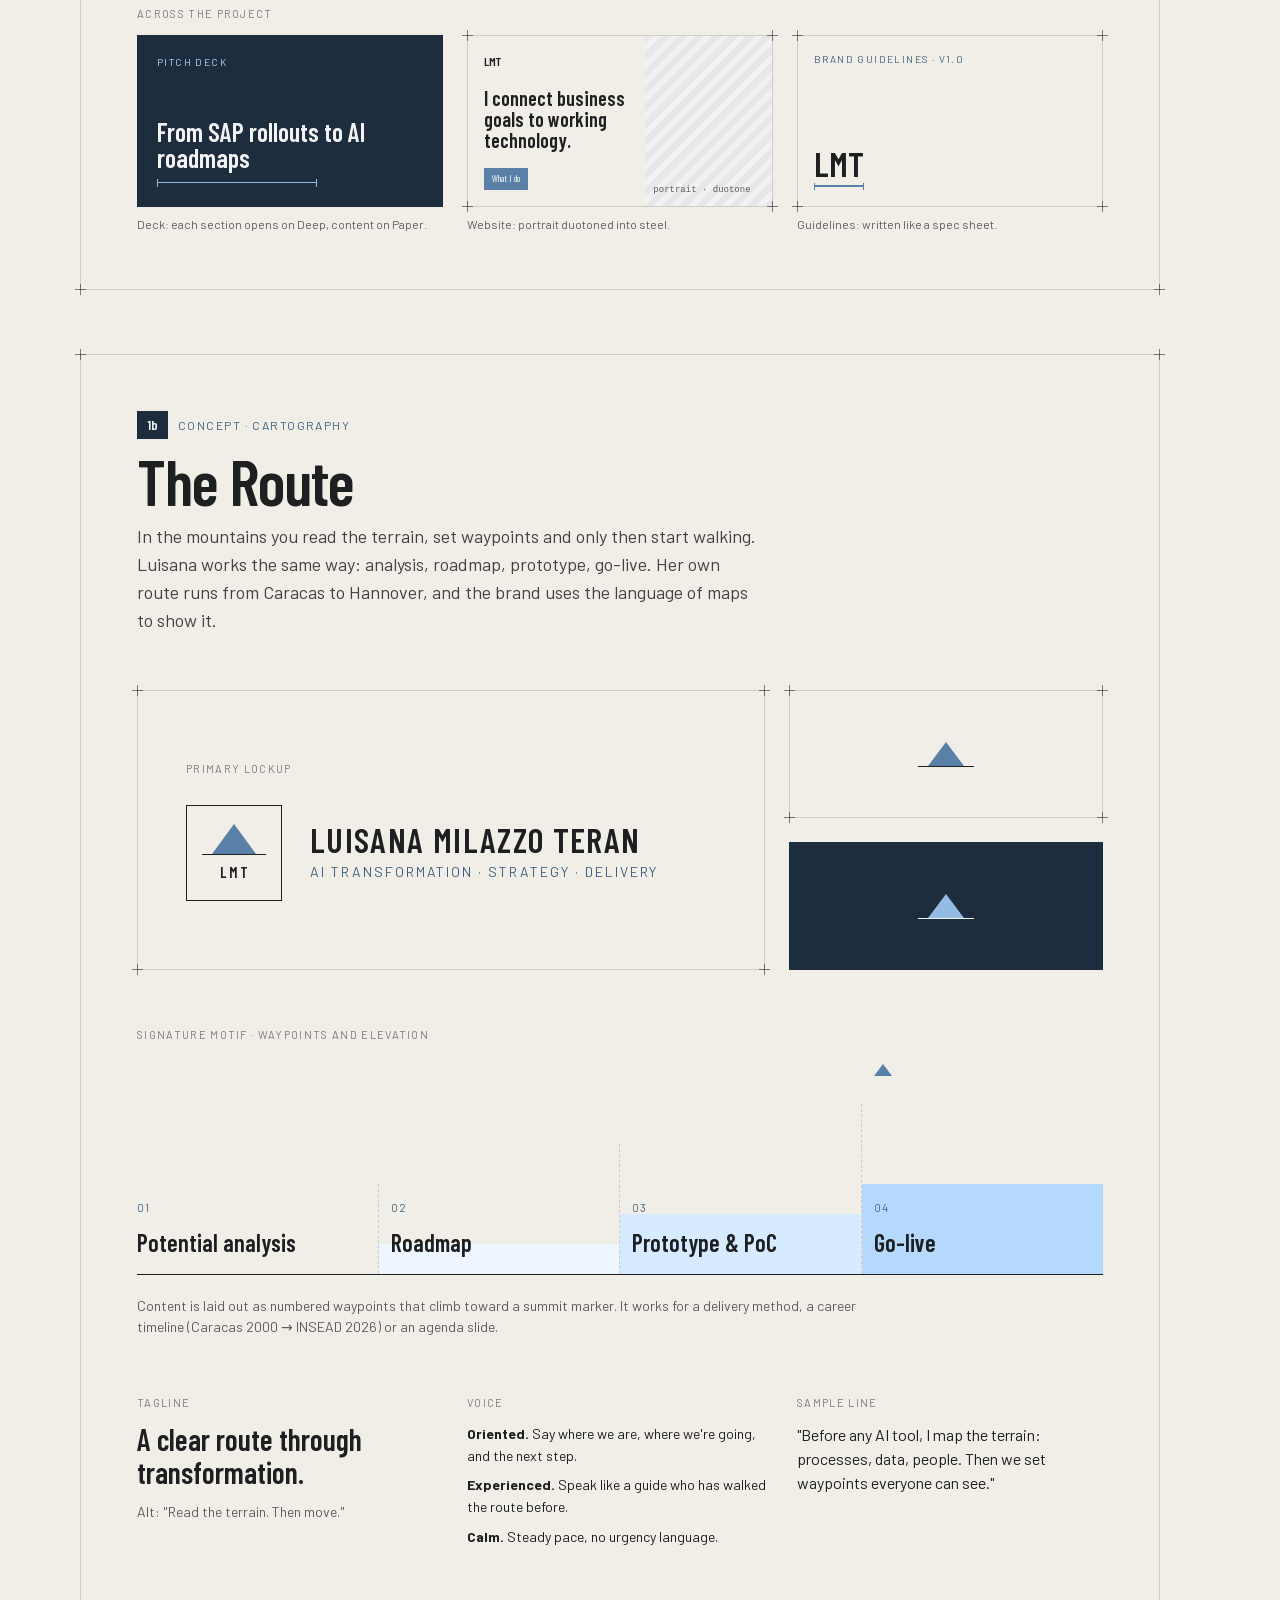
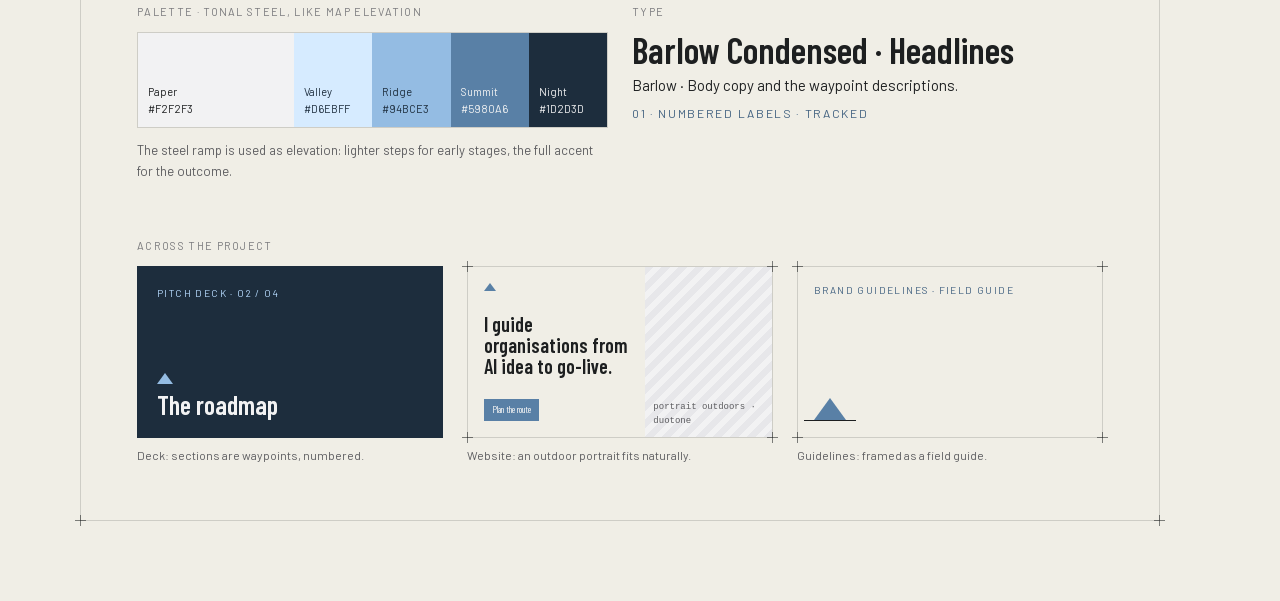
<file: project/Brand Concepts - Luisana Milazzo Teran.html>
<!DOCTYPE html>
<html>
<head>
  <meta charset="utf-8">
  <title>Bundled Page</title>
  <style>
    * { margin: 0; padding: 0; box-sizing: border-box; }
    body { background: #1d2d3d; display: flex; align-items: center; justify-content: center; min-height: 100vh; font-family: -apple-system, BlinkMacSystemFont, sans-serif; }
    #__bundler_loading { position: fixed; bottom: 20px; right: 20px; font: 13px/1.4 -apple-system, BlinkMacSystemFont, sans-serif; color: #666; background: #fff; padding: 8px 14px; border-radius: 8px; box-shadow: 0 1px 4px rgba(0,0,0,0.12); z-index: 10000; }
    #__bundler_thumbnail { position: fixed; inset: 0; width: 100%; height: 100%; display: flex; align-items: center; justify-content: center; background: #1d2d3d; z-index: 9999; }
    #__bundler_thumbnail svg { width: 100%; height: 100%; object-fit: contain; }
    #__bundler_placeholder { color: #999; font-size: 14px; }
  </style>
  <noscript>
    <style>#__bundler_loading { display: none; }</style>
    <div style="position:fixed;bottom:12px;left:12px;font:13px/1.4 -apple-system,BlinkMacSystemFont,sans-serif;color:#999;background:rgba(255,255,255,0.9);padding:6px 12px;border-radius:6px;box-shadow:0 1px 4px rgba(0,0,0,0.08);z-index:10000;">
      This page requires JavaScript to display.
    </div>
  </noscript>
</head>
<body>
  <div id="__bundler_thumbnail"><svg viewBox="0 0 1200 800" xmlns="http://www.w3.org/2000/svg"><rect width="1200" height="800" fill="#1d2d3d"></rect><text x="600" y="430" text-anchor="middle" font-family="sans-serif" font-weight="600" font-size="200" fill="#f2f2f3">LMT</text><rect x="400" y="470" width="400" height="6" fill="#94bce3"></rect></svg></div>
  <div id="__bundler_loading">Unpacking...</div>

  <script>
    
document.addEventListener('DOMContentLoaded', async function() {
  const loading = document.getElementById('__bundler_loading');
  function setStatus(msg) { if (loading) loading.textContent = msg; }

  const FONT_MIME = /^(font[/]|application[/](x-)?font-|application[/]vnd\.ms-fontobject)/i;
  const MIME_TOKEN = /^[\w.+-]+[/][\w.+-]+$/;
  function toBase64(bytes) {
    let bin = '';
    for (let i = 0; i < bytes.length; i += 0x8000) {
      bin += String.fromCharCode.apply(null, bytes.subarray(i, i + 0x8000));
    }
    return btoa(bin);
  }

  // Error sink persists across replaceWith since it's on window, not the DOM.
  window.addEventListener('error', function(e) {
    // Failed resource loads (CSP-blocked links, scripts, images) fire plain
    // events at the element — warn only; real JS errors carry message/error.
    if (!e.message && !e.error && e.target && e.target !== window) {
      console.warn('[bundle] resource failed to load:',
        e.target.tagName, String(e.target.src || e.target.href || ''));
      return;
    }
    var p = document.body || document.documentElement;
    var d = document.getElementById('__bundler_err') || p.appendChild(document.createElement('div'));
    d.id = '__bundler_err';
    d.style.cssText = 'position:fixed;bottom:12px;left:12px;right:12px;font:12px/1.4 ui-monospace,monospace;background:#2a1215;color:#ff8a80;padding:10px 14px;border-radius:8px;border:1px solid #5c2b2e;z-index:99999;white-space:pre-wrap;max-height:40vh;overflow:auto';
    d.textContent = (d.textContent ? d.textContent + String.fromCharCode(10) : '') +
      '[bundle] ' + (e.message || e.type) +
      (e.filename ? ' (' + e.filename.slice(0, 60) + ':' + e.lineno + ')' : '');
  }, true);

  try {
    const manifestEl = document.querySelector('script[type="__bundler/manifest"]');
    const templateEl = document.querySelector('script[type="__bundler/template"]');
    if (!manifestEl || !templateEl) {
      setStatus('Error: missing bundle data');
      console.error('[bundler] Missing script tags — manifestEl:', !!manifestEl, 'templateEl:', !!templateEl);
      return;
    }

    const manifest = JSON.parse(manifestEl.textContent);
    let template = JSON.parse(templateEl.textContent);

    // Nested page bundles (iframe targets). Each ships ONCE, in the ROOT
    // document's manifest; frame srcs carry an about:blank#<uuid> marker
    // instead of a substitutable uuid. Every document mints the blobs for
    // its OWN frames — from local text at the root, or text obtained from
    // its DIRECT parent over the relay protocol below — so each frame
    // navigation stays same-origin with its initiator and a deduped page
    // loads at any depth on any host, including a file:// download's
    // opaque origins (where a blob minted by one document cannot be
    // navigated to by another).
    const pageOrderEl = document.querySelector('script[type="__bundler/page_order"]');
    const pageOrder = pageOrderEl ? JSON.parse(pageOrderEl.textContent) : [];
    const pageSet = new Set(pageOrder);
    const pageTexts = {};

    // ── Nested-page text protocol (parent-chain relay) ──
    // Page bundles ship once, in the ROOT document's manifest. Every
    // document mints the blobs for its OWN frames, obtaining page text
    // through a strict parent-chain relay: a document only ever SENDS to
    // its direct parent (which, for every document the publisher's own
    // runtime minted, is another publisher document) and only ACCEPTS
    // text from that direct parent; requests from below are honored only
    // for the document's own child frames, and the ROOT never sends
    // upward at all. That last rule is load-bearing: the artifact host's
    // frame-ancestors allows claude.ai (and friends) to frame an
    // artifact, so window.top can be a FOREIGN document — a top-addressed
    // protocol would hand page uuids to that ancestor and accept forged
    // "page text" from it, minting attacker HTML as an artifact-origin
    // blob document. The chain never touches the ancestor: requests stop
    // at the root, replies are origin-addressed per hop (never '*' when
    // an origin exists), and both directions are origin-gated (on https
    // a foreign sender's origin can never equal this document's; in
    // opaque contexts — file:// — everything serializes as 'null', where
    // an embedded EXTERNAL frame still fails the gate by carrying its
    // own real origin, and a sandboxed child of such a frame is excluded
    // by the own-child-frames check plus uuid unguessability). Shape is
    // deny-by-default: one request form, one reply form, no error
    // replies.
    // window.origin is the SERIALIZED SECURITY origin ('null' in opaque
    // contexts such as a sandboxed preview iframe) — location.origin is
    // computed from the URL and stays 'https://…' even when the document
    // is sandboxed, which would misgate every opaque chain.
    const OWN_TARGET = /^https?:[/][/]/.test(window.origin || '')
      ? window.origin
      : '*';
    function trustedOrigin(e) {
      if (e.origin === window.origin) return true; // https chains; opaque==opaque
      // file:// trees: Chrome serializes the file document's origin as
      // 'file://' while the blob: documents it mints serialize as 'null',
      // so the two legitimate shapes can never string-match — accept the
      // pair in both directions. https origins never serialize as either,
      // and sender identity (own child frame / direct parent) is checked
      // separately.
      return (
        (e.origin === 'null' &&
          (window.origin === 'file://' ||
            window.location.protocol === 'file:')) ||
        (/^file:/.test(e.origin) && window.origin === 'null')
      );
    }
    // Non-empty only in the root document (nested bundles ship an empty
    // island), so it doubles as the root marker: the root answers from
    // local text and treats a miss as authoritative — never relaying to
    // its (possibly foreign) parent.
    const isPageRoot = pageOrder.length > 0;
    const blobUrls = {};
    const resourceBlobs = {};
    const UUID_SHAPE = /^[0-9a-f]{8}-[0-9a-f]{4}-[0-9a-f]{4}-[0-9a-f]{4}-[0-9a-f]{12}$/;
    const pendingFrames = {}; // uuid -> [{el, frag}] awaiting text for own frames
    const pendingRelays = {}; // uuid -> [childWindow] awaiting text to pass down
    function mountPage(el, frag, text) {
      const pageBlob = new Blob([text], { type: 'text/html' });
      const u = URL.createObjectURL(pageBlob);
      resourceBlobs[u] = pageBlob;
      el.src = u + frag;
    }
    function deliverPage(uuid, text) {
      const frames = pendingFrames[uuid];
      delete pendingFrames[uuid];
      if (frames) for (const f of frames) mountPage(f.el, f.frag, text);
      const relays = pendingRelays[uuid];
      delete pendingRelays[uuid];
      if (relays) {
        for (const cw of relays) {
          try { cw.postMessage({ __bundler_page: uuid, __bundler_text: text }, OWN_TARGET); } catch (err) { /* gone */ }
        }
      }
    }
    function ownFrameWindows() {
      const out = [];
      for (const f of Array.from(document.querySelectorAll('iframe'))) {
        try { if (f.contentWindow) out.push(f.contentWindow); } catch (err) { /* detached */ }
      }
      return out;
    }
    window.addEventListener('message', function (e) {
      const d = e.data;
      if (!d || typeof d !== 'object' || !e.source) return;
      // Origin gate first; the structural checks below (own-child-frames
      // for requests, direct-parent + solicited-uuid for replies, the
      // root's never-relay rule) are what hold in fully opaque chains
      // where origin strings can't discriminate — a sandboxed root's
      // FOREIGN wrapper still fails all three even though both serialize
      // as real-vs-'null' rather than matching.
      if (!trustedOrigin(e)) return;
      if (typeof d.__bundler_need === 'string' && UUID_SHAPE.test(d.__bundler_need)) {
        // Requests are honored only for this document's own child frames.
        if (ownFrameWindows().indexOf(e.source) < 0) return;
        const uuid = d.__bundler_need;
        const text = pageTexts[uuid];
        if (typeof text === 'string') {
          try { e.source.postMessage({ __bundler_page: uuid, __bundler_text: text }, OWN_TARGET); } catch (err) { /* gone */ }
          return;
        }
        if (isPageRoot || window.parent === window) return; // authoritative miss
        const waiting = pendingRelays[uuid];
        if (waiting) {
          if (waiting.indexOf(e.source) < 0) waiting.push(e.source);
          return;
        }
        // Never-answered uuids would otherwise accumulate forever under a
        // request spray; past the cap (far above any real page count) new
        // relays are dropped rather than remembered.
        if (Object.keys(pendingRelays).length >= 128) return;
        pendingRelays[uuid] = [e.source];
        window.parent.postMessage({ __bundler_need: uuid }, OWN_TARGET);
      } else if (
        typeof d.__bundler_page === 'string' &&
        UUID_SHAPE.test(d.__bundler_page) &&
        typeof d.__bundler_text === 'string'
      ) {
        // The shape test is load-bearing beyond tidiness: the solicited
        // check below uses the in operator, which matches prototype keys
        // ('__proto__', 'constructor') — an unshaped key would reach
        // deliverPage and throw, painting the error banner.
        // Text is accepted only from the direct parent — the document
        // that minted this one.
        if (e.source !== window.parent || window.parent === window) return;
        if (!(d.__bundler_page in pendingFrames) && !(d.__bundler_page in pendingRelays)) return;
        deliverPage(d.__bundler_page, d.__bundler_text);
      }
    });

    const uuids = Object.keys(manifest);
    setStatus('Unpacking ' + uuids.length + ' assets...');

    await Promise.all(uuids.map(async (uuid) => {
      const entry = manifest[uuid];
      try {
        const binaryStr = atob(entry.data);
        const bytes = new Uint8Array(binaryStr.length);
        for (let i = 0; i < binaryStr.length; i++) bytes[i] = binaryStr.charCodeAt(i);

        let finalBytes = bytes;
        if (entry.compressed) {
          if (typeof DecompressionStream !== 'undefined') {
            const ds = new DecompressionStream('gzip');
            const writer = ds.writable.getWriter();
            const reader = ds.readable.getReader();
            writer.write(bytes);
            writer.close();
            const chunks = [];
            let totalLen = 0;
            while (true) {
              const { done, value } = await reader.read();
              if (done) break;
              chunks.push(value);
              totalLen += value.length;
            }
            finalBytes = new Uint8Array(totalLen);
            let offset = 0;
            for (const chunk of chunks) { finalBytes.set(chunk, offset); offset += chunk.length; }
          } else {
            console.warn('DecompressionStream not available, asset ' + uuid + ' may not render');
          }
        }

        if (pageSet.has(uuid)) {
          pageTexts[uuid] = new TextDecoder().decode(finalBytes);
          return;
        }
        if (FONT_MIME.test(entry.mime) && MIME_TOKEN.test(entry.mime)) {
          // Strict artifact hosts allow font-src data: but not blob:.
          blobUrls[uuid] = 'data:' + entry.mime + ';base64,' +
            (entry.compressed ? toBase64(finalBytes) : entry.data);
        } else {
          const blob = new Blob([finalBytes], { type: entry.mime });
          blobUrls[uuid] = URL.createObjectURL(blob);
          resourceBlobs[blobUrls[uuid]] = blob;
        }
      } catch (err) {
        console.error('Failed to decode asset ' + uuid + ':', err);
        const blob = new Blob([], { type: entry.mime });
        blobUrls[uuid] = URL.createObjectURL(blob);
        resourceBlobs[blobUrls[uuid]] = blob;
      }
    }));

    const extResEl = document.querySelector('script[type="__bundler/ext_resources"]');
    const extResources = extResEl ? JSON.parse(extResEl.textContent) : [];
    const resourceMap = {};
    for (const entry of extResources) {
      if (blobUrls[entry.uuid]) resourceMap[entry.id] = blobUrls[entry.uuid];
    }

    // Artifact-host CSP (connect-src 'self') refuses fetch() of blob: URLs —
    // consumers read these Blobs directly. Survives the swap like the error sink.
    window.__resourceBlobs = resourceBlobs;

    setStatus('Rendering...');
    // Page uuids have no blob here — they ride inside about:blank#<uuid>
    // frame markers the pass below resolves after the swap.
    for (const uuid of uuids) {
      if (pageSet.has(uuid)) continue;
      template = template.split(uuid).join(blobUrls[uuid]);
    }

    // Strip integrity + crossorigin — blob URLs from a file:// document inherit
    // a null origin, so crossorigin forces a CORS fetch that SRI then rejects.
    // The manifest bytes are ours; SRI protects against CDN compromise, not this.
    template = template.replace(/\s+integrity="[^"]*"/gi, '').replace(/\s+crossorigin="[^"]*"/gi, '');

    const resourceScript = '<script>window.__resources = ' +
      JSON.stringify(resourceMap).replace(/<\//g, '<\\/') +
      ';</' + 'script>';
    // Inject after <head> so the DOCTYPE stays first; prepending the script
    // would push the parser into quirks mode. DOMParser always emits a <head>
    // (synthesizing one if the source HTML omitted it) but may carry
    // attributes through, so match the full opening tag. slice() rather than
    // replace() keeps us clear of $-pattern substitution in resourceScript.
    const headOpen = template.match(/<head[^>]*>/i);
    if (headOpen) {
      const i = headOpen.index + headOpen[0].length;
      template = template.slice(0, i) + resourceScript + template.slice(i);
    }

    // Parse the template and swap the root element. Scripts inserted via
    // DOMParser/replaceWith are inert per spec — re-create each with
    // createElement so they execute, awaiting onload for src scripts to
    // preserve ordering (React before ReactDOM before Babel before text/babel).
    const doc = new DOMParser().parseFromString(template, 'text/html');
    document.documentElement.replaceWith(doc.documentElement);

    // Resolve page-frame markers: mint this document's own blob for each
    // framed page — from local text when this is the root, otherwise by
    // asking the direct parent over the relay protocol above. An
    // unanswered request leaves the frame on about:blank, the same
    // degraded state as a refused embed.
    {
      const MARKER = /^about:blank#([0-9a-f]{8}-[0-9a-f]{4}-[0-9a-f]{4}-[0-9a-f]{4}-[0-9a-f]{12})(#.*)?$/;
      const needed = [];
      for (const el of Array.from(document.querySelectorAll('iframe'))) {
        const m = MARKER.exec(el.getAttribute('src') || '');
        if (!m) continue;
        const text = pageTexts[m[1]];
        if (typeof text === 'string') {
          mountPage(el, m[2] || '', text);
        } else if (window.parent !== window && !isPageRoot) {
          const had = pendingFrames[m[1]];
          (pendingFrames[m[1]] = had || []).push({ el: el, frag: m[2] || '' });
          if (!had) needed.push(m[1]);
        }
      }
      for (const uuid of needed) {
        window.parent.postMessage({ __bundler_need: uuid }, OWN_TARGET);
      }
    }

    const dead = Array.from(document.scripts);
    for (const old of dead) {
      const s = document.createElement('script');
      for (const a of old.attributes) s.setAttribute(a.name, a.value);
      s.textContent = old.textContent;
      // text/babel scripts with a src: read and inline. transformScriptTags
      // does XHR against the src, but blob:null/ from a file:// origin is
      // silently dropped. Inlining makes it a plain inline babel script,
      // which transformScriptTags handles unconditionally.
      if ((s.type === 'text/babel' || s.type === 'text/jsx') && s.src) {
        const pre = resourceBlobs[s.src.split('#')[0]];
        s.textContent = pre ? await pre.text() : await (await fetch(s.src)).text();
        s.removeAttribute('src');
      }
      const p = s.src ? new Promise(function(r) { s.onload = s.onerror = r; }) : null;
      old.replaceWith(s);
      if (p) await p;
    }
    // Babel standalone auto-transforms type=text/babel on DOMContentLoaded,
    // which fired before we swapped the document. Trigger manually if present.
    if (window.Babel && typeof window.Babel.transformScriptTags === 'function') {
      window.Babel.transformScriptTags();
    }
  } catch (err) {
    setStatus('Error unpacking: ' + err.message);
    console.error('Bundle unpack error:', err);
  }
});

  </script>

  <script type="__bundler/manifest">
{"c381bbcd-afd0-4336-9d86-40fba7af7407":{"mime":"text/javascript","compressed":true,"data":"H4sIAAAAAAAAE91963rcNpLo/zwFxPHYpNRNXWI7ScttjS3JjhPJ8khyMrOSRmKT6G5KbJIm2LpE7u/bh9gn3Cc5XxXuIFuXJLPn7Jn91lGDQKFQKBQKVYXC8jJ5v/1xe//N4fYWGVbFhCRxt5rmdTqhy6yKlxfDmpH//s//IklB8qImNEnrkOzTwTTNEnKV1mNyFidGK/L0KRlMc1JNc4KVzsJvvCmjhNVVGtfe+je+H5D+a3L7DSGXUUVOTxM6/FQVJemTvcE5jeswocM0p1BGq/pm3az4sagmUSaq+8XgvEMu6E2HXEbZlCLcC3pD0pwUg3OyoYEbVW8JzacTWkWDjPZIXU1ph8RFPkxHU6vsqkpr8zd2QWYB6QHwowt6c0L6vFSjWE4HWRq/S2mWzEPQGQevU9+UtBgi8gv9PvHYzWRQZB7ZwKIl4nmkZwJa/+YbQpaXCcxRRaO4Dmv2DSHDaR7XaZGTEa33odgPkNAERshqsk/65CrNk+IqxM/[base64]/UdZUOpjX1PYSPULyAbGwgktjEJv2tAFPTSZlFNe2RJA7TPKfVj4e7Ox3x9Zz19Kg21J9hTa/rzSKvaV6Tr1/5wvA82YqPQf3AkeCvWYMdxbwc0uvaZ5UzJ0VJ892ojoExll/BTPgbvWN29K/XJ4vBxuvlkF7TGJsZ86MazZ2mOCsYJX3glTCLWP0hT+j13tD3Xi1DH6/N6RZ1+33SXYWR8t+vNGphCq3n9iXJK7pjWRpT32lMljS4o5WTMKP5qB53eF8WeyQFcCmsv6293U9AusoPQqThu6qYHNRVmo+AIB3iwRQtj+tJZnPY/2Ye/R/mSjWaKrqSjIkshr8ljhxuD8egaMJ/csiEZLTmIBP+u65u1Nh4OemTnw72PvKpxP54zRmJkf9l7Ud0OtP4ij6+fpU7nCjATa7A7d6Dr2+qKroJU4b/9XmlIPj9nYtVPDiXDJKYfCTZpw81wify59OnEkuruG/iumF/6zWWXUVZTfrkVqAzLCri8y8XpBhKFeeC3jDY+Y0xAr0ujlZOOG2eeAGCOro44WgeXZyYA3QpYsKFdoFYy2SDY+TQrIXzkvhjNMHF/Cmqx34Z1eM8mlCJIHISUpOXczZv4SpY3jQuEvp5/8NmMSmLHHa9spWtzMkaRCgay5CVWVr73rIXhGVR+gH2tF8UtWctUagfVrTMopj6y8dhEh+HIHSeLHeI5wXmJyjeEOU2tJmxeQ+KQqhRoBK8fXOwfbp5cED65Izv+SzuIsRxkSW0uh1E8cWoKqZ50ouLrKi6k/TaT3PCqtGgE0+riub1Jnwg3/+1U1dRzsoIygQhCBkUVUKr3mp5TViRpQm5B8yLlbvgdKsoSaest1Zerw+K6y5Lf0vzUU98HBTX68UlrYZZcdUbp0lCc077v13Qm2EVTSgjLO6ycZrT25W/[base64]/9AOLUqRD87jlohdyopuDf6pHNIf3jZMKsTcR0KRx1bssoSQDF5+U1+b68Xh8Wed1bXS2vl1fD52SadidFXrAyimlH/SUR4ux8Dy7fuYLlqqiS7qCi0UUP/+1CgUaxuSyTlJVZdNNLc+C47iAr4ov1qzSpx701Olkf03Q0rnurdOIKIYnnJa3qNI6ybpSlo7wH6lR3UNR1MVk3aMr58MWLjvz/8NtgvSFGsdZKB/4vfPFoKdkQABLAlNGqy1BfxTlvo8c0rygrskua3MIsdYfRJM1uenPmCKvgigm/f0Enj5qzuZvBgzlw1YVgU+jb8lpJIcGAK+Tb8loPe1ywGv8bMcmprnTWlbNilMZuNSXV6qLsAWtndFjjH7918XzSW1t9/t3z7799+fy79Ul03eUs9XIlHru4vSyvyeoKzKomwF8GKysraytiSv8yHA7F2ll70Nqx6fG8vF6/Gqc17WKlXlnR7lUVlW2SmA97eZHspjBgRj7tf/h4eAoqxc6Hj1ytSHMSlSVbvqID0JcuuqyORrRLr8uiAjWEHE/XVlafkwtKSzIo6rHAChqymzwmYPzITMtbRUdRmjMSccMbYTUtQ7K4zPf5CU3SiJRVmtdKV/tbGY0ouSWTqBqleY+shC/iybrQyghBkxjtEDSDkVvCZUGaszShPRJdFmmiK/8FMCmKuqP+Iq8Vm5BbImQAiaZ1oVstdsiiktnwZzSsaaUQJBxhvit3o+R8yuoeoddguiLdKzq4SOvu/CoKCjBFUhVld5hmNa16BGaJLKQTIHaUG8Duralgqh2gm1CQfaT7ww/MgmnUmFZ8syDhysoquwdeWlNevRsX07zukdU5YIdplnUnBcwGcMg9YEFCA5eBxaWa5jlshiZcFAapg+9KG7IzpbyfSdPnu887O6ef3ryXOrMHe29nUCQ3t1L6g0IgOG1lpthF/vFa8opZf4ZKujqiQD08pBSVaU7rkEzb1OCcApo8HGJIH76EbUcWPJ0ap4aNJ8tpWFNW+ywa0i08wPgSTmAc08yzDjF7AtvI5/0dQCiEs8nn/Q/YIZ5jBAaKgM7hWhNUHW+c45hCpXFuM/BlEk0TSQmveSZjdx/1mT5vWh0CKr4QOh1hGErEdNhWNGVhaLOBGvMgzvvzLFnc5tw3bLLWgVswBenfyR/[base64]/ooasPmwPhzSunVlX5JsOwL2C3wRU38/xZ06WyGqgmRDHErLpgIVRkvhsOjA+CungdmK1SmhGa+o0nCn27JCjE/VB8CEdRtOsZuY4d+mkmDOYxLDtEde+l+YCFzTK7dI6gh3gdhZY6PLal6TvVt4Ijy5ONkKB0brRBJj0Eg2DoHSRlYAk3DB4aYzSJVRiDtvpSlNBVB77+6i83YJvS9KkAz90y71LWlVpQhkfVeuyVj64vu3v04tNlonlBN0GJj/Zn+RiDSuaJ7Tyx77NuoGATDNGdft5lTvEWvti7HKRuAZBel1W2iD4YWv74+Hp/jZ4hP519Kb7H1H3t9MnJ+Kvle4Pp09OFpelPvTx8+7b7X1ZvbtxnCz5x+FxshRsPFm2lRp+YvQvo4x1SMMTBUiQPtEOliCsq3RiUnQB6qjdk3OI/gofwayMZmzfAys3FuHohJG4S1ZFhQAr4JGQ/VpF5a/jIqMIo2mOtzFHeNzLtNoh3dWghTvoF9InwzRPDotyh17SbPvLNMrS+ob3YCD9xRVJGSyYuT2udAj9IhxizgKv7mwoW5ElAFCUgiIaCLtKQTfy8au5kGOwYXn9ft/rGStVkAaw7fdJZaxPXn9hbv2F1vp3gLdqiyU7D7RR19Q1G/yx4Ck+Wpg/vUFgsxdvC2ESujn8aqs1jDJmVMOfbfVAO/FaVEK71jTnwSKJN5f/1Urk6r1gZVH543QyoFWD+4yl8bpP1mBJWHR65j0DGWiR7pkX3L22RO3GMmosnBY/j5gLPAro+WgeBloXrnEySmiJh5UVwzsF5SmWkZS8Ig7u6yRdWrK9VDiQVEmUgENdWpIchrK4UTHwzNWDTbpdW/8U2PX7sMM1GaT1nCT5zCLDfBHzu2nh0EH484mY1vRk3SBQzEd8hK7N+H46iSonZv1A1tdEUvUNOiFriiZ9s/2CwY4pqFknspI5DQAtJa8FHFG5a1RWbG4WL3hBABSo03xK7SlcsIVyKnertvoy1EIRkSyRNd3zBokh8qnfB2c6/9NraIO3hBsKSdoBSLM7OEXKkFnL7usuLGsLBoVd4BhO8HgjdQFzE4ZarUIIeCqeVjxYjIHgRn/1hqhEelh+BO2PVk5OdCNgRFEqmRC/XY3TjMK8WQx6xxoNrTnng5rIEfG5QhYJ3OHJ2W+rtPyv42RpOXCmf9JKAuwWSYD/[base64]/IF8IIiyYlYZMoywgroxyjYC8wGLbIR3gyZtOSTBGRq0HlieAHMWCPePgXnI8Cie/+m19Pf91/8wkOovhV+KRwbFV0JXxUIvhIhLDKb/hTfgLrrPEJfspPIHaMT/BTfhoWhdEZ/pSfKqO8koUmHAVkbAIXhXFUcpuz/CIKgAYzc/SfP4rxi6AXCFzezusqpSL8S5RTUSYpBpKr9P2jiw65PMHT/dFlh1ycWOTd/gVk365B3yKPszS+6BGvyDfhL4FvkcfjKB9R/gH/VF/SvJzW+OED/KXK2XQwSfmHA/xTfbmgN0lxleOnn+nNVnGVm9+mpfzyuTTLy4oyJj99gh/q66SYMqpg7sIvCyp+F3DxqwEZv9EcPSDy8zb8tGtkNLqkusYO/FQ1hkU85ai9g79U+SCbcqhvs6mGlxTTQUY1pbfwt0NvMK5d1xOaTznR+e9dmk9tvCaFidZuYWCF38ELrb+DXcP5LiaPfzbmTzj7FFU/8d8WXUUdQVlRw6Ct+K5wFDUsLEUdPQOikj0HopaeBVHLngdRK47ymGZmtU0scesp2ohaFnVkHUEfWcWg0KioVYdlPa04Yu+LWnWKpap+VrC2BjsFm9eiLqbxmNVRxXE4hJ8H8NOuQfNEf9/OE/uroj5+tmiP3w1qYQ2HVkkVjTQKW1U0sjGA7xIB+Gr2z7/JieVfzVmF73pK4bs9n/BdTRJ8tmZI+fs0em9kkY2jqikRVfVMbFUt5ZW0636QxZp+yo+opkCVAGRTnMO2jCF2/kbv6F+vvWcnX72jf3kni97XZ0f/enay+CxYVD7GD7uf9vYPTw+2d96dbu7sHWxz8xrs1vt0tH1dig37lX/d5T7Lr0ks/gp8jyyJ7paIFyy/Fvh6o9Qz5b9WF4Txzj9mgX8UdX87WQJbn2HwO1kM/GO22A+WR5ZFj2sgm6BmQOQx88HBKLU9aW+F0CQZoii2e6trGS7sn3YIKzskR68L2MXAjF6SJVOxWcLPOuQREV0edYgfY32vC6OPw7rYKa5gRTEKRzKweXEFo3EukmNg1MIe/oZTSQv2bbNjDqLukIgj8wqQqckSiWAqXr9alr+9155Gp72z5Vdjmk1o7R+zr6+D5VHaId4r8Bxj6ZNV7862x8u83jFbfC3aLqvGr5227dNoGAuEr6SiUdYhUZZG7MQI8W1oH1rfv4OKxGRnz3+1vBEAdaAPIJC/[base64]/gUNDyzuwg+07OlSee+mLsHq7i4YQIubBcwoFryxQG/MtaH3pCBQgom3tNYJNsPVoVs0XC8CPkcQqILBkpbdxKCVuompOM4awmw+0tyT3zX5ldgzFJZTxuMGQqPcGMXLQN7MDB6IQpqLWzBJMWmYZAGwXkpdbspd4I2QGlLBQW9dYzxRlUZdftXB/YTz7AWBMT3zJkhHdbjWGWtiYiCFFwgg/Cd4Uw1brbKAqUbDotJNYEd6V1RzGljoF7nXgrk6s/NbuRB1VeSwF17Qm6O1E3t34sVi3r4N3MkxVi2f9SO8dmuKZD7RJ23S5NZs37GZqKO5Vd2+AY3zx72Dw9ODw3/ubJ9+2t/7BOrw8iL52+npp8/726enZHFZGaSOuMoqA2ilCgths/LvCoLn5I+6kMdOj0dTy194jUD+wKha+YNH38lfIg5XwQNFflhUE9DTOAGUZBzjiY0jdgALysdlZctEMIT15S0r/C6EErq30eYvVQXRuieqLQjDor6kZTTXt7N4Yc9xGC5EWdZq9RRKyHTOlS1uKmpR6gCeu7vh+oF19Fg93JR3LjOE4wjkzCAaBAHgaYV9WKxn3SybmhfAYHg9Y9htusahCOVCJbdtN6vLzIjzc2OhZCSY3GKXlxdIXjA6GVW07JEkrWhcd/GSbxd66EaMpaMcGmP9usz0FWBD95bHD7071mX2UTvtfB0GWUeTEndkZ+ODbRH+ObwpObd8hJLtne1dEBof97a2TemL1VnzyqjYGjsyEAPQWFoKGuLDYJ4Y+Abh4cUS6JYFAk8Z/jgLAFIobv5YcV0YxM11h6sou8BQsYrmZn0xT2YrHvmC19m5IhTX18h6EhzXngZSexpgNR7Qg5XhgxwWBxaenkZ5XkDsF7jBrKmy42iweoPDLOy5ymSyl2isVBhNrBOOK186AMWPRdMg5OHZvj/go5DiITAF68HOh63t0w9bp7+82fm8rUJ3Vro/RN3hye33sycqXGdre/Pn0829j4f7ezun73b2fpW1fbjfMfzK4u6wqOA/sDVps8JXuREHDqw3n/+hQMjF8ZVfF/6KMuqrOnd+5f8JnLiglG3R+GIXIsAPo5FP1RkcXUlZCMGi2UetwKk7BG0xGDLUoNHMViRo5lyXjmWwcBeM7N1RVgyirMvioqTiKqUXNPpv5QAYjOIC2ipiyijlqjJEnWXzGMG/[base64]/MekyoGU3hdAgN9hZu0YNoqNrViHU5nS0aArEI68s0q6DA9ZVC25JLPIUcIJagSItxERHpEtJqCxq/4LHPjzcSqMCX4FeG+nFrWpnmBvEKyZp0r1iPVBInK89/TWaXnvrDaDAH5zhMcgY+sDj9opZVVRgokKnEeyL2rtQsnMRzbLBEe7x/ywRj+MXODg4gSSN0NdbXOOYeofZ6QHsU5hB/4X7mFkje/6AM55QAUCEgWfctjzVEfA7fmyuCsCruRKiUfD7kVEg2xcRwn4A5XTgMkf9vmVnjmjhEnaLhcaWzFG4xL0E5C3qu5fWWB8xpwgBIscvVeeaUsjUyE+X7Uc3Db8lPQJXbmAX+zlNmC/qpsnP9Ibh2V/[base64]/vEBC+/ri2uPuilaqYSThGZtjZT2avenL4Y5PRp15IHPqiH17auoymnyY5GhSfNOtclgnyr/rG5N+8jWV+PI0Qy5mQe+boSnp+ou34YH1hzveAUWNbQyjN0aF3GEvlFCjtcya4DI0BYv6LPIaAg1fO9IX7E9IdBRAw19+MUdi0hs2heLZnT7fH1dC4Z1d3nDjFFf13NN7KqC0AlAc7LrEy9oWS6OJby+rk3haBvuAd79hnvTbC8lFb1B6GPp52oTPeITCiAykz/DMDTM/qU8uNq60YKPbgA9vtKNamveAiiNnZNfsOkbF2zcSL8FMesqkcTH4squJeLspIUEwqk2gPdaTAmQRrGoumjNdGAYN3KcckI8iCHzOo1yIbJTSNwlrK88iopnJiBWZgJPk9aAfHuLbFtK7lkiHpnNPKeipYfZoYfEXcpOU2ADp2hOpySnl7SSk5XIi/B8A6YJiRihk7K+sZFzUGthcxfjdjq30fgB9BWZMBrElWMzCs2baRYDGmsiZb9EWZpIccv1IztJ1qXDOmo4d+3qKezql3Mx4EsAVQedsosXeoOiyGiUt93JsLoXBLyPaEApaUy7NOxonFLtotPaeS3pmaWsfk9BgpqG+oY5A6opu4WpGERMXCFuNImYaJDWdOKZbcCa/[base64]/MkqyyXR71WgWLq5ZY8uYyyB4gTdAS2yhOY1328en+/ULiMsmZj3rsEs6Ci6k18xNegJQvhAyTJA8XCJXett4oEU2OCVSwRf/qUtAqCSzGkBjDpmcNT6e9k7FZOMQanWcUmWDtntByGLAbJ52wXGFrB783MtaXb4plCDBiEozagzP9ugLKOt2WGtuNG11Z0h2XiBlfEHEa18hu0YWFVMOBx3lWg25lXfm7jXseLrt3muCCNAByYG+M427JT/jkLQQf0MHUtgHDjkmbA01OJaE+hbH7F2enxSbJaFaxGh3lPk29jnjtdLZ1AuXTlBmFZ/rX/eoT+a4OgTXs/[base64]/XN2/bVm14F/vPH1L1+fBDLt1BRHfs6uMXX0OfP+fxTskDCPhxB8SFRzsPxL6Av9P7gZXN+xF4wjptPzSAdzRXN11Z+soJNiAVi2kdHbjuBVYcoXP9MbjIswoD992ua937jLDz5XhdNdbOi/Q/zYM/vcmLPHNdhZ+ggM0BsYNSTToTu8/zbNE0wAqJeRbYLU9klzQYD50WgdWEolJFpq2a6msFMBkABrAFFBJGdFlGxf17TKo8zna8qfBh0y5ems2/KMXMoYB+KPuHemZT9v2fZ0wqdL4yorCiRlq3D2DeaQQ9ZnxpbxCCVDbxfApGIcvrWJiAHZOAuF1GgOolK2t/aG1vab4IGXJm1z2jlTkJ4JmqsnoTiSy7l5jxWACzpGZeDAttq8Xq6TU5n5vg54bN/vU4hscCBzSgyJQumzMU99c6xU0F332jAEWrK2ocYxrsBp3CGiisi8uMQTEVvM0wd6JyoB7SebTeUMc6byDciYEyXoyBmsyjMSY4wWalRRmpPbW7Sbrr0Eg6qwoE6KZJpRSFLISFRRbWGNRKo+Ak6Odch0SyKS4YWvDKp7c6aQP8XSnEelMI/lEjbOu76pQ+KhX86QcWfcmhnCA96N3031mnA6Gef/hmlSdzPmieM6sqhDyjGwT6kTDLQq/hrCLcyeOIKuG4JNm9l/5Lc0rPQlj9HMDfVbK2kY0e0UQopIvvIOUIMy6gglzDHuzNW47zkM2P6Rxkh1sBn5X3B6cNDXFgsINz2YY778v8XVPf1MyZ/I241D1K1NPfM49dDoB7ePB6A39jflIQu3Cv1z3plLyNKf6Y0RFake2MmFXQb/hHgBHzizeW8vwftlUMlOQfkmy3xv0XTMicwgiXG7RtEsaWjPZjXIXGJIRlNFAXnCe3eCafEK0Brpkxfffr9qYO2kJmJ2XiJs4Y/XyKtX5AV40sZrZInAHEbVZpHQN7WfBuSr3ByV7iK0tSVIEgO+7fEaef0aUp2EdSE0nm9fWl7+j9u/bO9jJBHEYPy8/c/trUbKDB7oKoLxQZOOKhqRAtM5kDqtMyqyVsC2dRkxkuIbFOQyTWhBommSFg9JhfFx7/BUpO842N7Z3jzcwxwfvbyo8bovBJK66T1OxGWwDvfWB3aG4dYYB4vD4CbmIYaR6FQUR2Zc7Yk4ozqBXb/3IMdT6u/l2Y1xaMGoWPPYAtp2y8Rg6IPAmKeDypx8qy0kDJQT0Do20JuD6XCYXkPmHI3TBvG+4p0Ge026J+G77sXMM+vBbZXmIc48cv3PHLLud8c98Ej1xwyNPfEUoJqIu1XTP2IVlHb/u2yC3EbQ3MBFfBk39qvLPJcOEAmFe1BMtWZM4wtM5/f0KZkfkQHAnRZg1QFly+A98iiVwL7xN3dTlMcE8Po5RZgv1QJzImPS33LvubyKSrx5W+VYrteOfOwsDMOHbr/2lqnvsuLrCzolEtdv4CSxAx9wJ4oYM+VcNUXxwDdiRQTrgUu/HqesQzzxmtr6XXUw7TwEBWjdZXlxkbyN4ouuyP5B6gLyDildQSm4HUirVEdZBicVfB5AYQi5suULB3N65vZ1jR4Uh3KB8f/i5Rdzh2a05qmOeebrDokHRgJ4AMChIvfrn+DvojWStNHcBD8sqph+xm/+g+BaDWxVQtBoK01QDCp4ze+i/SmYTD6Z0+pU/TXNss+QBqcBDWbscEzJMIvwbTXYv2HG1EuDnE0ZifAhipr4E1qNaEIgW4nQ6dR08bq/RBkzaCBDcY3ZmFn7Mxg0tmIksfloo3PdDGp1ozzpynZdg6cNuT3MhebyTtRT2sbWJvahjv+es2T0B/RQqp+Mxxgc5+tS2AvpqPyJkABWZy19+lR9CL5+VeXrz7iyY+0bw9x3sOi4K7lj+EwDVwioGXautLNxlGXFFebJ9KMOUbyOFolBWyZOETRzoXNw4bXDSF/BueCP8fIrzvIgYWs2A7f54IHNAa/oQqo/UGVwoeR1E1n3Cb7oIuAgYC/A1kcXJ20N78ow+qlx9NOnOfscp1zg/Kc0U8xstfLoqkPGo/oEtXhp4ga7MzyD0Xm5Ul570k0BqquFoHKZ86OV+GEcW23LlnFqRZVfP421QTx8BU4W8Fcsg4aV65bwh3iIdKB01PMu4xFKr/FIxaEaLnrU/HtIKbn5yY/cymW5/63RgMN//jj4w0JW8B3PeLDB7aIiLBdHA1lvDFOR1Ar1grPmGebisNhNc5wVa2XwgrmXio0ZhZrzJu+WTNL8V5eckzT/cT5FmydivI2rRMm7CATdjS+fAugQmrNpRcVbF87jy3e+rvEmjymri0qkWlNZ8mWPWOqrrPpcj9BSSaFE6HVN84SJ5rrc0nzbtQ4CSRKpLNaq3Zz93gyeuKMamw4eUCunNGFyd/U6XDwYzWBPPMijko2LGoQL7IeS7M+YXvywaY4YqaMLmoO9VdzTxYeb/vs//0urtotE3/ytIPFsCnA54H1stFlfE0QwAJWpTOMLYiwFcsksYLyjbl7UY0SjqAzTHc9ZwQwdaj65DJtYCx3m6V6ONW0OBX8dA1U0D/DnvlmHVHRCIUM3Dt9H7uoo+oaXaN5CrrDGXFdpCSaGQo5evI8VF3kMppykoCx/BpPQjWrQXmqkMqgXtLrhSbRrh4pdcRmavFH9k8F0UhIfFAiBmXouGNkdTOTC6O4AA+rDbFymEQJ5A0GPPJskI2eXtDojUZ7wXK8Mxz6hkwIGFOUWKJpfdhMKT4nAWjLWEBhWwMYy7I5plD1kgodRmtFEaDfmpdl723xmtOIm3se1+wXS1umE55IZPtGqixp/HlNrSHyP+O///C9yQUtIy1xRuCOEM2euO/6uhs0SrCBgGZRwYWlO45gyNpxmBt/FEfDFOE3AA8LSQZbmo2eMAL7TyjTMLhKcochuK0LXr9KSQngp6KEC6zN+FviJnSEfVgmoxfZcnlUhntPQq3L2kCkDqmDtBxIewZtCTxwyhO+Qn2b5T6cOnt8wHvT09LJHVjrk9JRWlXsPT0E033xxrf4aYIhAAtGFPHTd2rAtkz/WbDkOEdPUobCYRBdcL/atR3GMUQeh0Jsd8ln7pdXAPbYDx+IcdAfw6GBU3ZBxUVz0SCRlfFxFbEyi/[base64]/4BtdXnSLkvBr1Shl4IUxcgYnd6T7mTnFIHCAZ+At3TTKCF+qICUh/S9/GDCqCc4uQsNcPXWXXUWlZTzRq0WsCdVf0wcGOVq47ejrV/cQaixD6608sSwzYXKCbXNHLq2p3EL8oLnerb3JSXPQqKQ2o/kVldhsVJEv4dn87PIUvR9FhxB34NgkwNxmv2AUw3xRdsmTr9wxWoe/+VVF/3euzyai5tQ6TGFfB2gO2vjcejtJw5c2Mj4a26ysObYVNWMbC8OwUS6S4IANV8JpyiBpBOOmQ1it0bQeF9UzJpbykraHMcoXIto3QRk8Pe2WFR2m1zQxlvBVChTF3PBlSRNrURokaixCELA8FaAOPe7IQOOOGVksjMisRl+LNoE2/MhQxx3xHVbNpm+ch225pG0EhuAqU4nAOEQRsyDOtGDP5+U4q3BM5z/X23jCmlioz6cRu3H1AqVo+EwmlEGlBjjyEnJUkFlg2GztqT+4ikpDbis99QpOMM7hb8cQ7Vy5N2fdsLvALpJRGDU4l+BcAiFvQUg4D8ZRBUnHUNSvk0QcRg1QFe0O04oyYR4HNEC6A9wJbA14EBoyQq/h8o/[base64]/Aoc2r1Y+GJ3G1Pw7lk6DJ9q8aeR+NhfvmLZy+v8uYaLd2/gk5x/cYWK8ziHjc1F7rULLyNhwYmC+SW3796vwnN1R+5yJum7XqGGJsORmn9pPoLWrUKtlzeDktmhnu6kZSqw73+A6ji7QWuv85vBY650YvOVpwiwBqL0tccbMo68b62x+46EoMsd0zzxxNKvpiBUTczN8xbLqyJxaEN/cd7IhIATxPgxEAZm/nRvVmPgLgOjAfZPl2rKoxTcxTtCRtRDCMORweC5hCZOnordAdprrkH8yymVgGkRrr/6wRjxrYc1JVmG7yAi6yYA7xJR2nFnEDBuweCLW4jKD/419w7PZaeQmyRHSnEklhu/TmdO20Faiw1u9OK3iaRZVhJu5+MEUqW41mD0oj0bTwNiaJ+PfTklnrC1dtHg1UT4LkB0is6rBdlDTbjyuClxWXksWl9bDvUsLq03w/8Lc34nh/RMu8HEPMs52WXGt53fxgWKBO4nVQp77CPKA0Yl7UQ+0F7VomKqeroXRffgS5byvfK/ernBrNpwSmBTGsSrN18BFH7iMVEcdx/JihQGJneqP2eNM5J0lYfX2pxm/GrxoukrhVtVCQ0f5+pVYakjzIOU6ThGOA6ZhvbF4ucHJ98kzX1NuoyHcuPpkyRxdHcITHiBO/yRJp/o1F491j8LGxQlhCD9VBcSZVy566AvvYdA4buUdk31OGliARBGhvOiMN7FRfzs2JP6v7ZtrCZboiPti1zUkPvQ67hCsCA3ALrk/8bCKFQEfzia/3O6EHY/TWrzwgbk9fUsDBzE6TnXAyzhVhkIFeitlaHKDWI2mon/UgcDKwzTGEFweBzJllNviVowloD5tD4c0rv2mG9FMUcO/Csi+n+PPZq5Z64jhGBTs85WTEO/WYb52MOLA5kIyZVmHqDAZ0nAxOqcdtaBbuYNbOTvC/MsDqgxHqRRIejpCcRFRxC2bDl4+3UyMpmM0ci+66i9mCKp09om6yF1ypbQg/42iihmaOJjmSUYTJzBRlL7NigFcMrTDlgZZMcA7eWmeFFeoAbBiWsUUqjMrzhDSpmLtDf5fuLgvw7H+4gXw7LBzOBKDGph7A8AFCMYtAiu6Msl1gPX+9pvNw9PP+zv8eZO6ZL3l5WleXozg5L1cAYP/bfX78NtwdXk6SXgB7NmJCGqepHkocgBoeAf7H/DwO46+/f55d+v9zc71m5vzLyvDHw4+lb/Qy62XH0a/1Zvvsnz33cvi1+V//P39ZEiXPrD/+P7wy3a6VcU/Xuzu/Pzh5TB9u/wfDvCtvd17EO4mxaSBNBTeizjAtpEfHb6/Hv+2tpr98v6fH3fj5Ke9my8rq9vJaOV8nC/Ha2s5u165uPnyaeXwOvrlxa+/JOzgx9Xhwdbn4Yt//nS+qjp4++bt9s58xP82iAY0W4ZJTCK4bfW378K1H8KVZSx3seXAbEwnK9//nCbpxy87SfnTl50vP7x4v7yznX7/98vzbPn68z+z7Nu/f9i5KXeLv7988fei+umHncu6XNv/xz/fv313vnpj3y+Kk/wA70a9kxdnWZW6F4xa2dpiaZHMkr96Bew8h4Fbr2bwmxVgR2BV3COXhN9lxR+IErirRlVa3/QAu+ZqlbFNmt9TtjlldTERV6fk1XsuixeMgzY+Rf70Kcnt543W7YcPeJwbyA3Y//yRGXYphjRyvEVqX1pImcCCv9HkJCW1m8t3Y54+JSOVfs640zIKnzwRf3IK3kwGRdZ84EDE020VdU0TfEu+Kopa3IoWyOtn4OFbIzSZ0RG+FwJZiYVsCt30rsYD23Pe8FYPcR8xOjppkdPqwWw+ce939t6+2Tn9tLezc/rh4+H2/i9vdk534QmiFyvrLXUOP+xu730+5FW+pc/Xm1Go8nL4Lga+Mb/I90W0oXNVM4rH9H69BciGi3WniBL3mQO5YsBmQJNdnoPzoY8wlEWWza9uvPBgPIoJW/ZbwMa3Z0YsV/ykpuZTVUxSRuWted/SpcwxqRZmoZpSkcd/gBmtLQGihF9Hiy7ViUs0eiUR8v2KYhjluaPg6Jup89754Rc7TdMUCxkmouQClVXOcxG8WEkU+xjH9AcFQZWsWxXjqmBsr0pHaPvzorzIb+Cp5tabXiyEd4WjRGmHFbXOyfBdplWo6Ln+oIYND56HcA8pT/Dqn6/dBTNXL2pOmpU6mebJg5hScRlg7vNHBVEco1PX1dXRlcvhih5QIwU1yeQyWU1xmCxQ3AWrENU/[base64]/KJDW0J2GSE4KRJjZeDLinV1Y9eC1F+TIoHpmhTJUS6TWMhmcDoS61Z9s9Y9v6apb7VCC7G4VQPdQZjQYTTNanMk8pbsvFPdpo0xfw8EEjOq5z/ch4kXnFOB8QqIGYVh12G0NpnNydeDpOMsCSN6lhdCCggbLGYaF76GZx7xxxHrEShzxIJMAtAhMgfJPOH9qCUgd587WJ+LNzKYYjJEkhc6UIWPwWr908Hex5AbDdLhjciH2iIKo8sozTAv2UOE4h+ThFbjECNxhWIwmbKanNlSF/Y8T0+KNzsjRQW2YnImtBrz61l4R+x+Y4056/[base64]/3QCzzrHGLBFvwsw3Cx5IG/SbTGgxrX3giM48i5BeD/KPR7Zs3/7MlJFte+BDeRolvuEjkGXQvqnGzuNnvZM6r1S2LO6W09e8NyaFGr6mXyCatzrWHeRdQ+iaRnG0pivfiV4LcnZ2wz+kZ0giYwa9x5BVEEVqJKGtYWxsPJRU7YQy6GRWROuqZYy+Q3lylAyO4J+sbODb8s7dQ5OkC/[base64]/Gq3EKEUkkNO/EZ0+c7xUUV1M0phpJ9Wbw73dD5unmwfgu+CrZHmZZNFNMeVuaS8cXt/KlL3DjF7PwrjIrJJ1+KfLn7NPi7wXF9l0ks/CUZUmqiL8mIVRfBtl6SjvwnM5rBdTuAQ2C8/j2/Mpq9PhTVfkzNOfBo1PrIxi2h3Q+orSfBYOV28Bgd7qLMwLNq7S/AILuvzv3soshPRZvAz+6sE/s3B49eJ2WOR194onFXmxsgKFL63Cl7zwO6vwO174vVX4PRay1VVeyiDEbXW1vMbCNbNwTRR+axZ+Kwqfm4XPReELs/CFKHxpFr7khWsrRuHaiig0e1/D3qeQTewW7KJdZbzsYWEcMToL65h/xMlSc5EXSMircVrTLs5CjxfNwlFUfn87isre9wB+FJWrK/hzdUX+XuO/1+Tvl/z3S/F77Tn+XsMhT1ZuJ1E1SnOYvEn9vfjVrQvRwaReXTMLOdhJvfrSKkXgk4FqPyjqupgIEAMNQpQLKAMNRX5AQGXBKprdliLfdq+iWVSnlxS/RAOmv0QDVmTTms7CCnT52wHkNqi6VZSkU9Z7sfLXWVhAPoVbuL02zIqr3jhNEmDmwaC4vh0U1zBZaT7qiZaDAvvHO5O38bRiRdUTP2fh1erKyi1PPgSJkWbhYEX02MuLnOKDhcG6IQX4Q6haCGxtH3x4//F0a2/zdHdvC14gBs/Mqwmto+PB0b9enyweD0DIHrPF/jFbPPKenSQUUhCfJkV8OikSCkWior/REwv1KwaPBUYr//hqKYA/llPpSN188/GXNwenb9+f7nx4/+Mh+LH+MlyhlL70mlW23uz/jDXW6Fq89tIJI0Cv3I84tt0oj0a0gocnOyQ1Ygotbyve8JgbJ9Z4zj5LLx/om+XU2SriXe4+0BsTOrwxvSveEtjOGl+jsjwcU4wV8DKQLMKbZ240IuuncEqG0kMnNocQogYZTDDAkbupARcaYhLqqLrAPJOygPcH+T4hxycM7PP+zgGNqnj8KaqiCfOxO26q+iWlVxuY0RWDXBhWk2+wj0yjkYeISA0kMDvfkH/07NHaW5ujhERlmd1sIhXfjhyn84JFXdeeILwhoGFrepjYOLzWc/lTuwiNXqx3MfrkDAJSO/[base64]/1fwZpQk25c0r3fgrJTTyveEy8TrEMenI8x4+LQ6oSgIucMF/gqh3DWwcz5AFudSqhmjWytYtkQVQCzRCV4AQ6LYJ1JDBNfrdnn7JGpzic38ZobeBXslCDcEP1bgsMqqGFCvaVm11oi91oQAcoMwxItG1kPdKogBn1WCOHF8rlumpzyxJS/XPDazguG2y1/2ptf1Ac8qZT5/hN+4WILM3htt9SwzBtRvf1lanHp4lN2C2PXRHIEU0t/N6ZLVwPTsVHOdyfSh6xxCeWDcNjzru72V6OPZPSubGsvZPg36pzoVcptZW+S5iutr8eCD+Yq75w5V52fAOxxYEV92UiqW75q02xL1V9GVnaq/5XohZnHqQ9Wj1PKGi1WJ+eaxVlhHo4+OdVJoeNHNW/opqjAJUN/AHhjBYkYYBC5cjRq8X2aCxNUeiWP9web+h0+HDV8+bi9Gp0HLgxzEsaYJWJgy3ucDmvPKmxht4xWu9SYOBpNzm1s7HiaXQ702LOeydyPujdgxFPL+V5R3+EUSMoOoCn6ZBEaiH4U4CSwguBSsfVDBaBlsgyxBcyU16thg7ltURO+TFhvsfPj4M5f6smR3+/DNn8IWAHFJvCTQyhbjig5NvriTaYppzR/U+LcxS5MuLhV0wBtwVOuYKpqpNwvDutgprmi1GTHqvEe43goXCDIPsCaW+2pdE7u7Ys3d2jwYDtpAQhWM1ZSWdBT/bExpLXYe+3OUYUxwzd93hJh1wNENWnf7g8saOkkQ9u6EsUPZhhWeh8F4vUbmLzlpALI5VY/e3EyQfAac3Thl4ItIvKCts+aK9yY0SSNQeNEAnmVtnRlrsm3WOYjHdngXpBYU7qCADQNTPXuBK+paceF123GRcJq4IOfAfIqYRxHdGDPWcm1L9exIStZgdeJknOT/e4jM5P9rFycu6Wb3S2RODecVozYh3czOIcWqdJSgXE1tjEBLQX4HUw/aMNrF3ALNxIM2QvNAdbuORk1GQ4dHFugnRZtiZ84Kq6ORLQEbDRFL5TFrofzDZsim++/dv+eM3GbdKA+QVHwnf/AmP2vMgMO1ALOpBTRVikfoBG0xl21u41aHkzgpdRr2jubFIf40ivv8QBzln/Mv06KmyecqgwXcIepOFMoXxo7SE+E9QrlvlnxGnSRmTKThSDskJUvkubOniuZV5mP95aOo+9tK94fT7ol8gReB8od8uWWv8S5Fd9WkAKygcwhOgN74B/FS2Dl5hQjpp1CXj9my7uX8JAjI+dLSujXEcx48+8x7JgYkS7xnOhBOojC3J9EORxt4trnJhHl87Bk4EP2nNb0O/A1yjgnyekZhw32IeQw3iwl6rLk81jegIEdtXx22oARn3ihrO0MZvdlnKHF+4qLcODvBaBGwGxASG6M3VzHgtdQnMSqgyAhLmhGsk5EmGWkV97OW/gQq7lDNjh0LlYHrM87gkjlMvCXA+DHwlvUS4oPE0sUWaxDFIDAgvsxq4y0ue3x9rZkRCxjFwW8NdFchYEyzTA+/LJnHS4GiRzwHyfb+5wgI2zSluw8aJCDNfVJWMaUGzRN7psWorKOxHURgrZViWjdd6RhuAfl+hzfmUogZ42d0Z6WYPpiE8mxXMncRrAmMXMN1oYoSWtZju+j/3pKyVofDeHMXwQNYvsHobgvfCzglNAJulUBWIX2yG9XjcBJd+ysdUdY18gW4LddxxYi2/b79GBlOU1hO2djX7ITzBFxq3joTc5eaq+HP4fwFwfktLGsy6nxUJZ6ClXnFSVT6foLadCKOkUHjPTOj0vLCMVtUHP9E7qsJnPkS0iMYcE8WVA1PBkKvcxHb8qTJJ9QYDuBgCf44cyehWctV0EdcKs31mpHmQ66fdIh7hpDXZPri4UKlUxvnBzOFho4HunhI/gyhZptM9eCT6EMtpE76vBItLfnSUvOdT107ZZz8MnxHDR8XBb8KhAvVLMZIVc8GxHA4LrgN8eaoyKbV68EPAarnfNOf9BoN0d4QpjmjVb0/zaj2wkKHS8TD2G+/2S9I315TNmMw/syIblN9xIxBB1JiigqaXOpyzQXk1dFX8+Sl68x8DN7UiFU6EVsn5rO+Lz4qt6+OOkvRcONyuQiY5619I6zQjGlzYtONmLSUGhc8fLvEzA0IPl9IzGM87FRm3OaiizAPl1topDzq8ditjgV1/tdLWsGzE3qGpwPWmx/LoCsOeYIVAVCuivagZHiKpTUzTsXfR7JDazGlsN5ujMPkMIezY4WZYQJ4t83qzsmYIugsMR7RWv4J6Jh/w8vEppAweszhCQMBKRDjcHMPNXiPR4Xq2JjNvd1Pex/h8ditD/iQbtgWdbLPm4E4Ni6KuzksxEss/QYrm9LaeCpT1XQlvlmfezFUVTv+5RslECXNxFTi/e9G1h6L3b4xlrO8Xy1StvfnpDXwbcBqfiwoQ/4QlwLy4Be6rFHzbPeaIwWMnjFA0VFoJHeSVDDehuoR+bRW/7WbwI5/kI04pXtE+D+hOg+ksvyisjbEnEr69EjL3fX+a0XQsP16uwQlolQNaEb0rQlGXu/Wn+eA4AGv9wJq3ESYA26b34GcB60laFhNhOZ2vSAb2SWshFAtYqjJyqYaUYVD+cab7QNXH5yk3CLBYAWMbq//JTwpLhGaw73lz/sfFPMK3CChXhLjQnL2+/vcCq47YW4aG+0ArUa48O/1BcC/eAHdBiBcCaangMNU1EPXgMgQJSzKpCcu7Yuq8t4+ZWuOiVncAWBreHd/fqZC4wMhz6zQfPHYFO8RRbtznZBfuu09uy9yn8+7c5UP2XhNZA5wGogge/54wZBWFN4zUE+5YoQ9PJF2Y0qSeTH2andrf4JZvzKx5mQqmAWSvHUbbetmxnL5kkTF4yvwj634EKDWzhFpgdf6N83M/VMi7lq+uu4m8WvgsPhCXm3gFx643VQ/EnsfeedZm/g4QyHkK/7HLq0jSaDEfffDakUvU3rF2+GfZissaG2nnjtBvx/Kg0C81fFjPclEXjmnsptDg389ZwIIao8Syk/MhnFuJmMRF94VNBElNXd2H7nq6nFFr+wZdubXuDNunwu0lRiiIGXqPXVgVXK/QSpOwceIfk51eGm0ntiRQpGI+pQoNI18PEKwJTA6pNc09hGZjfCIG0Ntv6oKMMQHB2yVKpAaQ3sYpHs+tSM1MbkmaE1c2zgUTIPIdFAhaoRi+o2h6em3L0EpfhXQZe6AIX9HD6egiaCl6ZnUn7XNpmJZ45Hqh02lPDF/wdy75+wA//Lln1+/gvXJMCDZhBMX+vGY776Vbc+bBAimI0a/NOWreS0/Y9yhMCevh5UjWLsdpXbQI694/AyRUWr852t+Z5tfByJn/KGc5oux4i3uM3NHaVp0XRycAAAhUkDLyVhTfLZz0YPo9MB7+uY7b/gupMl1RqtGpnxje248tA6v/[base64]/uUKjjSnDVwuq9LEXH0trAOo7cmapK9bGfdVdZmVIVQ8u6K/zpwos4euCHzL8xMqspZW61ztkYVtd3ruF4WPPQf8vlNAyxngEYq/pfbfq+q3mk6V9Uz8RutXzzaGyW8aL7vkJ3UclrJK/pYsJn8bM2dU2ReKtWmNMxRZQ/M3orZVVq1JVF28kxbqVgAPFYAKZJTnBaRUT6TW3A74gUtb5RUsM/6MXl1m4emp6sS+i26gIef7AE0/vfuNsRJSM3k4am6cC1wbNpeWXf58SJsPhUM5rKL4glbg68zoLiz9l/R5h+T4roJMDWObsFkKZpAHppKF6LS93Mh57FzSAV8uwONDtpYAv0LDZWXQcq1d3vjgmWtq8pqIQVgbDQKXGXOa82fBcy5NaCaarbctMnQXi8OM3Js6BOQAuM9+pjeuxmx8EteD4i6c+bLGxZzGds/HoZPR47CtSyWMOoO1dgplkE4vqWNBNc7DC02Ciwl02d/S9UQ4IO8ek1IFJwFCVa11OhFbJ5s/DQ2Oxkgbh5Xh/vR+dKWOwQ6n3pWv1/QXMycm0AN7lMpaAPentW9+Jk5b92XEtXz2YNrn2Yl5dtBG2l8ZVOjkIlYZKmCvtdaPk52Tj04cH7si34d9cH5E8mKZuthINoq5V9qSFdupiluSFD8gRfFM9Ruxmzx2DxZtWYt5isDArCITF8s6QDNfJ4o9s5Mzkie3rIpnZ3oV3Z/jeNY+s5iq9PMkcdjvSpn6eWu8nxtiZcwDyP/c2tu9Ly+2yhAc126ia/WeQkc/hdBstVVM2huKtw069nMEdshLW0Zig5/5Cw3I1fxPzSWdObW3ionRAH7pNtjkJDBTDwuJ1CA9vOvukFwYFbR3VbtkuTOWj8wxPXqgqngm1eCF+U32YPkhqjtS5O2bg219a8/mrrKiwF6+aGlNWV5A4MWP3Llpp6F7zBVvQ48R/uzGUVvSQJ24H3ot3DhT2xHf5m3xQQHhWa63RXRplyo1vEcqrk1pxdzRfmQDVLiN6lwjF5WNulaeVm+xLZFh+511c0r4Tqx98bbyZM1eVKaGTxoIwZVnoejNP+o7qoOlk4r+w/tVDmNrFbP+UEuDrXs07OPof7DuTjbP1ppz/abqAaQwwli02isHp3UTq4k4bCj6GSdaEPNilHOPvRIWvFGO4yiGaDLU+T3jaQUMnt2oXCARf7++BGsejB/fqt/[base64]/Y5CKYEKz7uIZgXsp2qO7SMjZKxZ3q+iqu/j6bBl/cEfM6zO4tcOCdQ6R0yGhABisx4TRKo2y9DfqTNibu86Tki8bh06bw+dP6mKBClOULRKfI5MEjYm0ETqcf7KUEU1WjeZie1sUda+R+tTYKkGm+wJax4hxgrSEopaWI/eKAxn81Ju7RTkGjOaIWuJ6lpfJmXSNQOo8oKbEFDL3wYu+3N2Algdy5hyoZSMNLp2UfN+PuKUqSyNGLmhZ4zkIbM1lVYC6yZk1yvhrDipogAHfCnACMz1kp/c5p/y59c3NSoQ5Rgy8iiorZFTKyGgVeJLEQk35md44BhMQ/kpXwXHgO3TczSXftAgAaCg5Rs4uHkJV22bGjq29XdHtjsgmL1jNBqY0vcbpDj7YCjfXE0ET1AneK/P9iKa/84Q4BwGukcMKBO73OpDNXYyIPzZBK/40ULD+zSwALP4P0gAYGB4OAQA="},"81568738-5e15-4a19-8056-eaef68e8bfa9":{"mime":"text/javascript","compressed":true,"data":"H4sIAAAAAAAAE606+3PbNtK/66+gOR0dUcGMZDd3N6QRNXGU1m0ePjtpr9Xn0SxBUGREkQofthWJ//vNAnxANt3L3Hw/JAKBfWAXi8U+/Oz77wfG98aPccRFkgvjSgAvcCbDgb3JUr/kRZQm9jpK7M/5wJDw5+lmm0XLsDAsTow3wIWXpitqXCTcNiDxjajIDQiCKI6gELldo30Mo9zI0zLjwuCpL4woN2rOvlEmvsiMIhTGu4uPzbQRpCWSS3ABSby9OJ+9v54ZQRSLetrI0rQw/CgTvEizrZEGRqExKjIhcAPPBlZQJlIYi+z+VubCyIss4sXf3G6B03uyM1Pvs+CFyRgrthuRBoa436RZkQ+HJu4yiBLhm0ft6jr1y1hM760ajDhmQ1CjofCGQ/Vrw9qfqqE1N2tE84beE8fijO/3uYgDem9xWx4J21WEVMRCwWi3W7Jrxsa9BWQXBVZSxjFjDPb7Roxuo0AyUZRZYiCQC+y34RDmv93s9zA3f/wxKkQGRZqZN64C65MCpuAgdtUyvrOAelSQHe4NLWaTM3DlB0+TQtwXzFOfmQhy9rsalxsfCpExsd//u6P1h0V23dev/4+U/[base64]/Myy0RSVN2BpYAnRnZP0bPxRxL1JFHAY6kJgzKWhjzYalBVg5b8O7wutZk/uu4wHCpLYFItDW/G2Lbb4AaQBKrdYzuTmY7JxiY1HRycmFVzh74zR7i1TQxcWM/mzLl5tuxucLsJw5vDTUU68u918f/LFtUI0PamG7BMZIl26Hh2kV4XWZQsrdO/a8RfqZtF19RXIvCWLtqb5uUYQ2dkemkaC5COgBNQ9wXxQnY0cTWvQ0J2NFbGmd9FBQ/RR3HIhWHmch+mo76Scu2JzHQkvJcJWLlqoZbUqdE77dd0torAF5CoFdpu2Li1kAH1mW+FhAIzcbPrqWmbo8F7K6Rj4qwpB8snU0sw06S11oZDS7DuiHyg5nfDZyYZmc9MQl9ZvtSUafYdGlSEOIqOPxxa7yxf3mqWguVTMbKOfDyH/T4cDkMc4Y2Rp2SaDh6T/CBP8B4BIdSzN2UeWj4hdOKGbOyuNcGc9ch0TNQ/R2MkjR+I2diNz6D2IW48GpEdZzCPb1zlJtaj9xanMXHDEXtlcSlhQH1SNW4lYPie0L4XIJBsgAXKwQGhyO7I4gzsRNwXFiG2nybCJZxx+xbiUtCW42hE6AOerSvTjJyTIszSO8NjtfUCobMsSzPL/[base64]/f0CqHbEJbekxr6L/I5WTAyrEPQQcDq0OdDDWYUlVv6Md1UavDVDzyLnK9jrxO419UE4Z9YM+o75foO6oR1xw8G644zPhNn5VHE9evHgxoT6DOb/Buzo+e41OhRCcYB6FubhhPhWMq6sgvaEB2lu40Q5WaUpxnqKJODAf33Sws/pMdbiDsK8+3Pn4hqIMm3RjEdyWwFiG7HCBiVoSJcIYN1+ToivmozwuP1vVMobs5HuLjybkeEJjBvPwhgYsHE3oksE8UCK/eG3FVBASnPnDIX4taUymltTAkiIYE5SzgDhqLqZIR86FnYfQsEWtPh35gfqam6C9+q+780N3ladZcZH44v7Y68bNRcHYjk+5A3bkH3t25Hc6vkQdN/rx2MbKiFu/xp6rR+HqFnrAV2SGQI0gnp0XkBUfo7U4YyDXqLYF5tnifhNlgNwQiH6wvlCPaAK6iq1mJP/CTX3F9xi3h1o/Kkkb07KN9YWQkh2N6ZV1rSjterY/HH60/kW1/R2DzuRaKbBENl+HQwv5UQHWS0JfsuMJcd/ge670u3KLbLu7xHuBukrkFhpGyXBoHVnJAzlfeGS/h+HwKACLkNq+1ixp1Sijk55HaU12HZAKTwYrltibLEqzqNi+FbdCmb7P1o/[base64]/61utU1ST0vneLaXYHmb/IRGASuu3dZJlvsBhiEvq1b30t1qlJ6Mu+tRi+bk1Cf2uWmiSf/pvtovxdWiaF8J3HAcTRpKIi+VKKUrxJMy4+yaxaA6Qe5WTXAl2pEPa6eAxF1xrctSiehKloDKyOwCDPo2VCf2e7yr1DHRcp3kY7yqXJnKfrTZqIpHi4ntf0mUZ/oGKMnnrIcNjd96PHuRWQA/NuaEsbd4wCViLHuK4OJNPAwMhCGLeQReDFIsfgUJUjjBTjw65mEkY8NJSm/5oE3g29rGE/0KOqCKEO2+2Z5FAlQXd+TD/oPrLaWTeUTQ0fSf/RkWYaG+lcC/artpqIO+MPV96AvMhKrM6xX90YrIJqiMQt7Ci/LDPx4GSbhwRUVcOOcvlLoTWSTsbD4gp9y3Z1RUEVq+jAA7bDYsHRWFYLjsZ0scASWz2SpUL0lNQH9uz/no2eLenyIZFf2K7IIMkj1KCacw/zltqANiIL0mwNCRe6hfUC2El6p965V8C0eSn7LdOccO3bXwGiWKSq2udkDew1FIKeA1vXq24farN4fA6VdLhfMJvI8L/XwCa0fVxO5eNC8Zmn8on/DKxPjlzI5yoti2k3lJqhoh+DxwKyBkf/UFgJsN4Say6Ki/Va+FhOnuofEs3txUngNlqirxsOB221rp20cx4Kv4yjZDkc/uWyHeUXyaYsLkXiS+hvALK9KPGtPkBV6fsZlfqTUjcGTjQC9pyGgMNP+sl1ccRPykpAhikhMKgj+aOxjLM89pN1NKZA2lDBm15YxLE0VrXNSO7VU6FUAjJgudB3kYD1iVRdpt6n7nciz2EpzkNIEhGTXSHv/+Gs3PIMmHq3T1z1O7HTZK3g2Cf3gPEME5S8qKlYuhAHcJ/B+kTHpHILtlNuRN3c11G+gYKHInOWdKCvfFCVR6rPvULQ8zQJoqXzC71WZyYyZ7dYSFezWCgrLZO8QO+8aM3wso4znUm3+CkX2as45asoWbbrJ936e7zpcbtyqpH1447i827+bXrXTv/QTWdl8ntUhO2S/rSSXVNIq+tnE1U/O1E/p+rnB/Xz3FG5RZ0IO8BOqyaWX2HpPdu29QWrM7QV41XVbQeLQAcRRb2D1RM7UGZ86h7y9thK4+3pvOFp3vU9E+d1uO4chAEYsajcXYb6j/w2b4uqfIpdGNsXMWwpZ0258gB0fManYsQdQRzOhPtIzyrbOJ7o5c0Tx2cnzw8qns8dn03G/zj9xw+Tf56c6is/4MrshweK8dnz2WnlMz7yXWC7yHdew2hEmwTF8ehB0uMAbdMKh9PDxMfxaZt0OseTyuUvxNTSEmPG6Qcro0BondGqxAfkKMNi59eppeV/zlfMKTCb4ceCEEznNWK+zGOB0HK/f7PfW206StryFGiHyfEdjHuOkuzgMNnTkO4y2PSiKDMbrBpOmvd4ys5s2GzibR0INf2TB7ansV6KxpFcHpzA44d4pZtsmJax/0ckYt8JQLvV4ksp8uISoqTQSegKSpMiSkoxuxe8lEGJBvdIxxriBsq8H+tQnDdRlheNNt+nvuiRRaa7dCkKo/[base64]/aGfv9/KaiaRIf4mE1CVtmhwmRyt4boW3Ewla54Jjyy8I4F3hCYORRsozrPy8w6pReFci1OjgoHbYJwJ3L7Td1Bs9ycLl9WefirJRfZSY66F9dbl/LdP5d6gtWIMR1nTmzLX4tFtez86vZx8XF+4+zq/cv314vXn9YvP/wcfHperb4cLX448Onxe8Xb98uXs0Wby6uZq/ZoHC5jf33FRLgcZqImdo9e3imB733tkEKfRrT6dTJ5MdQGM3JG+syR5NuWxq1wqjhlYVsPWwgxz+ZMEcwMlGB6lGLwdpVtG5+Elm0XYktXTHVGw1Z0wjVW927Ry3ulRrRkLV9WeI+anf7Xbsbyal+LHZLZT520EmuW9uPV2RdMMDikN4wD/ob5jhtCSz2tsr15sGNFrzH03ge3Dg4SyrV6Hq6nx4Q0bXAudZPD8guZgPVSA9U6VIV8Mbu8ixwl6MRiedLvaG+xIa6Ri2u/nvT2pdp6KpuWIumVR3KK8AzAYU4r//G4eDdYx3RO6CL+nx+wy6b8+D7BCeKMBPgn0sfMqaXda1KhbHnaZKX6+ZrUZ+MoqWmlnHqQfwe1qJOd8FuSGgbuUXGarMOVO1tthv6DDqhmtvzZzvzBuSf7bDHHu7POovCrYDsP2FVAToX19K4EsHjdPcwe0fgutZ2AA2P/8TgHuhA9fQc5ZKi/DfsMjZ7f+dyWVf7SyIvgS42sI1T8J1d3XJyjie0bio5UNFFlESFkykeWMRjh5H7Q5JfoflbCp6uN5AJp7sJqhXkSVIq3msrFQ+oeuwXuytjuPoHFtMw/tED7IN1Rb99AVvHWOZtxN0rg7FsPIkOKiGqGr3H2HtxFZwFDeJr4ZVLabMPOLfrgcgy4T8E6Sd/AC2ZDCSVWRAIXnyDbApQl+zC76nEHOBc+FYLvN5gfTa6FT9D4sfi0SvTi/8AqYZtSCa5yJDEN8vwAEMX5i1s07L4Zko6uE7m3VPGfoiOYDralfBLLrJvUkoNe6iL/pv/EDHQDv5hMbkfR5ViW5u83iZ8dl+ILIH4ukizbzvGR1iHe++70P2EOkhlV7ciyxHNnPzTPrUnZkXcQUUs4g7+A4hKO9r/KQAA"},"a73b3a8b-b2f0-4db3-a9d9-c0864f88ebfa":{"mime":"text/javascript","compressed":true,"data":"H4sIAAAAAAAAE9S9+3PbRrIw+jv/Cok3Fx+wGtGkXpYBT3gc2dk4sZ3Edl6ro0oNBgOAIglSICRZFrl/+63ueYOQ4t0956u6VS6LGAzm2dPT737yt7/1dv6281+zCRfVSuy8F4w3UFLDj/1sMR8s60V2zZvJohrMJ9XgctXbwW/OFsu7elKUzU7Io51vGRfpYjElO68rPthhVbYzaVY7LM8nswlrxGqgPvtYTlY7q8V1zcUOX2RiZ7LaUb1nO9dVJuqdphQ7b19/1MU7+eIamqvgBTTx5vXZq3cfXu3kk5lQxTv1YtHsZJNa8GZR3+0s8p3G6aiphYABPOmF+XWFkwmj+yd/6+28XWSiriaf653DwXAwXNZiJzy7XjWL+c4315NZFu2sYSy9vz3p/Z/rldhZNfWEN/8nse38TD6n0X1/kV4K3vQppc3dUizyHfFpuaibVRD0YVb5pBJZf9e8nS+y65kYf05DVY/U4up6Uouwj0vfj6K4r/twWpUtBYH8O2DzbCx/hud91VKfqCYuYGRx+DP9eb1eiVlOPqfhzwPc4pc/vqX3G6KeomgThbBepDUr/bgzD1l0ny/q8IbVOyntl02zXMVPnmBHl6vBoi6eZAu+eiLqelHvZwK2th6UzXw2nlQ3rJ6wqqH9PUY4HSX8OauL67momtVgJqqiKRO+txele7QfsLpYnV/Q/p6ooI1f3r8+W8yXi0pUTWi+OucXUVKL5rqu+m8n1SSfiEzC7g4OYOf/6e+xvX6yczNZTZqd/l6619/JFxK08uvZbGcuVitWiJ1FvQPbCuXVotqf68YycbMjqptJvaigR/wYP8T2VwjgLMsmsDpstlOK2TK/nu3csrqaVMVq0N/07OKlISNpdP9C/k3g717/jC2b61r0SRptTFVV5f6r9Jxd0DSBJWd0mLDnqV4ptrcX8WLAsiyESs7H6SXs0iQP/5ENOJvNwqwgLIrkOu0OE+eNcN+M4A2/HDRi1YSmeCcrYAy7w0ToH7q+7TK7hPESTjLsuLqezXYp5UEwpJTyAQCt7WV1O2l4GSpITqN7zlZix0J5LJ9Xd/N0MevHZtyyOF0sZoJV/XiSh5k3dN2rLuQDxrlYNqtv5CerhFE2aBZvFreiPmMrEUaDFSCXcEiODRxlrGH7cEJZEPQBYOVDkomcXc+a2Ezezl5sz55S2kvXa+fM27ObrtfOenn78sCE1IqphZTrdahHksqFOTIjo5SqsmNVtjNZvWPvwjSSxSft4vV69HW62d7WP/QoiSA5KaJ7QA7tVaUH0OF6fSj/HGH3smLT1JP0uhHv2FzQrKNwtWRcUCHfzK9XzS8r8VO9WIq6uaNcFi/VMzbCZBmsg+5lxapJM/ksfnn/huayqBbzxY14NV82dx+aelIVtLCT+iqzuwVoTND3g5KtfrytdM9hGo3fn6cXMWyAsxFiPIT/sfc4W693wwNzHqP1ur8ASOml58OLIOj/CA/we73uV/L3CMrf6d+RuAxhGIJkURCEnEIvEcnWawVAYpxehim8UwV8zNTUXuhFDNMoZoOVaJwS0u/v8SiKRXtFx+xceMt5QU3LsHtyZuPdUdzvxzwOUyr87SJZuwQ3kDw+vlColgmn2I0EEhEEu4gexv1+DEMm2difyrsPYQY71TFFHkUOxmNcYTw1EAabIS9ie9UyjdBwVxnNiyBg53lxsV6z8/5//dekETVrFnX/QqOCjnuXjRlChYNtOYJTj+MAbhaTbAdmxUTU1Hf3TVkvbndewWURRsmGMzjHWXTPBA1Tmg1WDePTQVNP5mE0mOPbJ/9dhTt/C1mzE42jJ1EUBAAt63W/r05o/7+r/h4Te8wZhJD3xSQPd9l6zTW27fcTLgBlA6BziuMYLGuxZLX4AF1/rBkXyQPlVM4mgYlM8jCN4D/qUE6t2ZEfcc0HEuXZ0wQw1ywQAvoAfqs+uV+JJn64pU1Etimp9yKfCd4Egfox4Itq1dTXvInuYYhbxWFKzi8iteiVPO0ZrTbbFRk5v4ALWMxWAttK5f3ofAwfMlnqTMj5xJ9Cr/VlGG1sCUBqEGRB0F8henImWUmQsFSWoKposFrOJk0Iux+R3MCOW1pQodDR/oiUNDcPyeg5LYJg+JyWQSDOi4tdSvPz8iKJyv19pC6cGkmxv0/K/X3YbqcuDnu0S2mxXsOfMrrPFjuTPFTVyfDrcr32PoDxTynCK5QParGcMS7C/g5rdipxu9Mn+LMfJWyQTVbLGUO8FATTwaTis+tMrML+c1Ytqrv54nr1dR+w4ZRObUvuS+I1EukrfWe6uS0nMxHaKUabtBZsutls8knFZrO7ezgmI/LQQeDq6IWMsrHXy3rNBhWbi7jfj8aAC6K41+/bk5kjMaYucDZoWKHub3M3w0fyYpe38+jEedN/wz7f9fWbQ/fNh+vVEvgi8/ZZ19s3k1WjawwlZXUg/4zMCBgF/CFR9O4oIkw1OOqoMKgFMGdevc52hvDeJ5r6fYdoyoSHs33sPMnDTuyrK3Vugbw48dutY2W/1OQnU/vwTapH923NCiDy+3JaZ+bFT4u6YTNVLIQprhfAetbqRW5efEDmEFjKftLDd4V9p3dNflRuvcAN28AkthAgiwwcffWVLFOTKIpYA6i/Mv2zRdWIT00/2usPzhbV6npuBlw6H/3JZb1Hvv6pXtxMMvP1RMSSCWQKJJC6dj5P2HodMpr6TaZqq/p9wmgfSetx/9tFfcvq7L3IQ2TYon7slPXNQVYAdykMpNPWfAECiCLX0nEaZxoggT57K+YLNfqPLIZv/1yyu9mCZTj2PyfVpMHLTnM+ImRhGulLgEf3m40DpRaWCzzkejmgu6TXceQPNI3eP2O81CCgj22YfvnWjYb2o39960anehwvRXmX1awRWQv4vbOvzzxrrzazm9kafPjFW4vdPX3gDFok6TM5/pHUaLH/frHQX2ok2v8Ii9DGrJkwzNCphSVKczF2T2/cl4dY7t6BbvLHPF/xWohKt3uwjRLkuT8YmePNF0vdksHjbWxgULiPDVT/x2ZKNeOTqnjL6qnd09hF8aOnPqo/Mij/Acyaavz4wHF9GLPaL7vPxi/MuQANIrtvMfPysbqep6I2AgDZlXqynHTsYwONJ23xI7fOpNg6qfZmH1SLDLmaKAj6k2p5jci3JTIIgrDPS8Gn6eJTX7K8/Zplk0UfeX6HKykdrID9juWHMIX+DZtdiz7hVNHMhWgcDvSlWPF6smxA7GPJVCRNNCWdRiSj/f4eO08vEqT7t7nYB4SOPAi6YIDDIB56tRKNZpexHskpFibdND+wRPd8UeWT4rpm6UzEu0NS+DS/2i8hiWpg3KMN8fgCBsQzzDHJbSXCos0meqxfUQGqxF75wD5s9D1yX4jmV1j/jtFkOITWWzOODVk1iyWcv+mkKtzP2eBP3FJ8J2rawxOTiZloxA7s0WbjgOFPyLC2voHrstUKgpADUpeFIpp2mZUUaWj2PkWQSK1wSTKA6UBPPYwSyQ71+wkLgjBTIMoGCkbH/aa+BhSYs9lK9GM2wOajhNHM3McgnRqH6UAvWcgioPxiV4j0s5wrMOVhJzhmC47i3LH+EUu+M0KE0yVB84lF58ZmA8abyY14NRPQENxQ6SK7Uxd4Gtl6WGwHOVUMtF4mtQh6oq/C+w1AlsIsZ/KtGidRpRJoVFnvxn1SzcWSMuFjHrPBn7c1Wy5F/aFhjRgA7TFhM9XyxtnzaeEOTVLL6cDtEwQofgnJqOzKzGRsftmqqrOE019YqOvjuMfqb8yBM/NGSu/9ocYZUQVy/pwAPVIvZjORxT6mRHzroktZMm4NNfaG4mzSTK1E6myQqhsEKNYzCJakwKE4n6r9VU2o4/ALC1UvgEzlaKy8jwMDrO8kSqmU7qLIKgj68mrAjwHM8Mcu7fFI/QZ8wVE6sGPeYlkQhG6VKME6eLdep/MJ3jkZrJJYiUb1uy1XUxeIRmmbtI39dYXxHKeuBHBRvF3RBRxgsN0PcIXcClGUaBBUax0Eer98sMJ5+kV0d7ddy9mjeSEFs7jMD84HaJLHZ6AFPXY/d83a7lIKYhe5tru40PKIAr8gd0XPRz9rCX2S4hXQfW6x66TH1+vUhQuz0ylKOJxh0nTDqaSfE6SVJVzAM+33ndp26R5HGVutcHdphbO0GqR3kXgB9DxY3FaifqnQbwSUeyR3GUS63rD/Ygliv7oL8u1m3PG9TK1MHgixxRKKVwlKHe9Ter9JrDxsmIjnXKvBBCgMz/tf9ff4ubhA9RTU5HQI6kVXrSjoNuB8BfQTv9A4AH+vBAgHRbaLIurQK6MiIgIld7JczemDft3bHSqJIIcp/sJCHiUp4mIclhw8cwcPO8LOhRoDIJfoHp9Nn7vDRHYotjvcHRoMoKEWxNlQc7ICoidbr8OUQklkagQBXtm2CQfHVlaSbI41qwpRL65Xs7sPonldVaL+7uPbN5Er8JyHz0ZW4KavS+8O7LoleTmZZbWo4r8AK/c+rAr/qsZOEiNI4tG9vMBly0nauixd/O7Msj2bgwjJD85DHknJp4G5dtXDKEp6nPLz4cUmpXyj8COsMh5lTtPNQ5eoXA2EE2cTFt4U/VtqGyOrO5CjEgkVKXzX4CDntuER6aIegmDrzHYcWB7pfrLO0+wi8qW5p9kAZBAoiqiaRKLGh3cZblUJnw6kWgxqO7gqXKGqZiZXN4VmAtEwIX7y5Pb2dnB7iGYJB8Ph8AlUUVzjnDXlI9VHz56dPnnLmhL/e/um3+YqOz959uQT2Dr0N47af6FOlEOySg3Voy3AUo2vCtCfPTYZKvXU+aIWk6L60UgM0/HjzceO8qg29643RGBsNX/uKa/7qoN+zEG3aS4TW2Mo+eKMtxEui4Ig4+fsYhz2+3tppDRfcbrXX35ypOYrBUFwF6yau5kw6J+DpY/URLUb5+bml1YHkyoTn37Mw/7+fj8igtZFyEl6zi9IFiX9fLZguFTq3PDV6lssihKlh7QNExHFgO+pS40uLaaU/08uz9lFEPRCS89KHCTFJ4+h0hZKGR0+BbuM5AuQsIuodX+t1k6GsqltleiDzYJuu//nnwgqk+rheu2Bn8AlsHGGhJsXBF1d46v294B2nTW+smu8P0LsYTe1rwmzDpnUYLJqy/n7rKoWDYNm9z/[base64]/QSkD6sFw+cIBGe7WYJ6Z0dGzejuCBCmL9LqAenpimId4W37GB2OSErMS3N+uSM1vPTtuEhJptF9wenuKPkgRUrJ9HLAlsvZXTi7JMa+0uUgO9u41F9Jwaz5DoCrkGcB/gDYVfQDT7w+pXCkdfM9O42i5CNfr8OPnO4OybWglcefpI4An3DKoCs2YLNG1BVrBB7ZBFRWyLNHKTW/[base64]/cwei6uQgoBetb3dRdMZploBEclJdC2X1AXYtkliCT+UvaXAD7eNjkie4VrmLQl8UIQgJElWe+eVpktN8sJqks0lVbDqXFk61GiQMTgMap4Ba8qSHEKrXpgCDlNIMqJQDKqWEoID7hFORwHdmVqWUFuLLjIqEm5clLc3QYP8KOd9ST7+7+RxbeaD5HPt/qPn2/J8hYYcLYDYQN6h9/odqoQ530XKYbTflABW3d96AX9dAoEg7xDi1cPxNIQkmhOfEORsIkWfwtnWGz/RROdZHeL0+MafZ6BkldcDUCuoWE31mzgrneHhnFc0N9Hq5h9XhGi8N5XvGupVyZ2ywqM4W8/mk+XaSihq032h02PUi/IUTRpTYZXRwSikF1aJcM4UDRwenvrGD5XUQFbCvv/6aavNvaeU4PjyID0f74RVUeFJfrofReuioQLnLqAf7mhg31gUjpdvWzwe+nn/nqKWkP21r8kcnygbANHGo2jjRSu+DU6UMPz6RP45HWi8+PFCVDoZHqtbR8Jmqdjp6puudHJ6qiocHT09UzZPj40NVdXQ4Gj5VlQ9ODkZHqvbxwdHB6anu7Oj0+OmJ7u/[base64]/ikSKCnHGS15WEZxmAe0QNIgR61oycMcbI2RVoHW/inwbSG/KKK4XVcPOLMDVv2mQZBKBQS8D9MADA16oaBZsJ+RnKbBfkrE1zRfr0cn0kIaaZQ8UMARRRaF4JssOAKiJVtTHoxOQNTMBqJqWFXM1AqYviONrfR7pNRIGtAsGT5Pk4jTw9F+AwZPRNDR8+ecZGsKUg+o809tJ7GTOVIahaNanPbIsz0xoJDuHRwP9XHWp1if3f/fndh07/jV4f/gYd0fKZMhe0ZbR7J1ArsP3P6odc72XUeVRm2YQ361D1DWOkBwxsSn5aRGycnHyVwfMveIDp/n6tYrFBDlESkBiAoypWD6m2gJztQoUcMy4NF6jXBcBlkUQT26ugxLbYm9M32uRMA4AjWkNS2jJA/oP0tnZjdGKOIOLNg3C3Rsri289VnMArt4Y2cdndvrJUgLpJjgN578xp8/p6MEh/4bN0cyCMLfOD05skaKjlBA+P5y5xcEFFOHo6+59HTT0oqkZ4yorKkS1xIFf1JrmiYGDIyQ3N9GOiTeNtJhhDSHuBFVg5uYpOa4J2CeQh1+8fryYXQc/DNN/BIKBe3uk1b3ib+HAX40v26Ax34vmFvq4y8oS9tYS90A3nwMevOBNRk+54a7kDPmYD4/ev5cJOm5uKDDJIM/+6OEqb88oP/MHeD6JPz18Ee4Nv557VHqjjPbMWLWLBFBumbn2UXQw907zy7WoCKGjl0R8ytJuQZ0n2noGj1n46PnDD2RQmbvtmg8OoktdjiKHQucb4tOPN3PF/x6NamsiJJfrxbXTT/+lUmhgGS85NusZoWQEhJbMBMMJDG/ddQHk3yxuLH1ZQE0/3tH9eViAo27H+gi+OSSD6QtFThfyPLXWeS1UCwa9Yb74p3ZYrX1ZtrZnmtrwl15R8u5CDTsaGYE4AfXv+EJ6H06W4A6/scqTkm2mGMVsCmMOUFo/XC3asT8WyC444z0nIbinEiJLujL2KQS9So+FxcbY8+M0gCBglFb9HfQEQFXqk6D0/6aZnh22q1qVkUEAeLk1EjVgSBRSEl0IbQbRwpk4Cndgif14a+Mznj4KyP2G2L8OB14UtV/w+q/dVd3wElV/x2r/95d3QMnLTkwG51cou1imJMZDy/RnjHMI2U9bpvTK2Ba7QAxNRiveTJ1mp92NN9T7ZPdYYfX5XeOjeoiDfX++aykNgdLAYG7vqLoo4WMM0EJlNJQ0c9FyC3cwKViIJWmye1lyAbLerKoJ82ddf+O7j9dgmraGBlstLHSoRRcdTDgvrRqMFlZI3O/10OqOPyx14oG09dVvpAemLpv92OfYf/ddQBE5bepae0k7T3ccSSGVsKv1/YOlA/uESbbR4yAhyfx8EHkSd/vpZWPeZv0lBeauN3hrmmv8u4FbcFncJblaoxojw0sOX4eZvjaik+N8brg7v4qvEDcJeNkd5Skg1U5yZtQSzJ3HXrntdFh4HrC7mok6UiC7y7D6P4FuEtpPPIrC4Lf4aADMaTuDm0tQH+TL3/Dl7+1Xv4uX/6OL3/XLy/5IF/Urxgvw9dFlEy9R0ckrbhGd46aHPIBhbwAWywY85B8X4Q/FOTu0nMgrTT8DJ//Ycw87uc8/IPj/kYO8IyS1FZKUjDhkfDyBwe9CfdGAxJctwQlu9Fm46zcXKJIb8HmEg966zSXyA6YPHM+rVnBnIcpWEa7i5d6a5fKSaR0CBNg7gQ4/QNoQPL42OXmoHx9aBvAS+kPBsukxcDO4Uui7wp9X/mvguAPZmDRSs8dV3pJs30mOf17OmhqVq0wzELiPVFjAvyZjsg3wnxuFGufqSD+Jy5t9+I/6fDoCzvsuT06n2CQBq47vrMvPPH3mSzPyFec8IggNZdZs9Gby1AQE00A3EIXSzBdYAWTONzUVF+SNDiCm//5N5fm4gfFLe6sJg0UFswBrxgTI5BznF2GeZTk3mi1FD4I/LFqSbkW4Quabyzt0TFUidNMI3h2Pcsop9f7r5TqitFaAF5keFu6tyGTtyHqKQwIRor61KvCpSJH3pbAbcFVmfrNGJEvc1CvugW1veq/dBE6aqSe1COlj9+BbsepUg1pfPkVqME6dT5vOg2lOKu4sBYQrqaWzxYrYW0j0IVsLqprW7S8M7+vjXUDu/7kNZOlM/8Zib3MfVw1rG5swWLpsSFdXIl8lgpX83DDZhPT7lTcZY4eeSrulrVYrZzn66XHjri1scC+X7JVI+zDtV0W8I5q8Sj+iqpCt3FVZJsHMOAlWNWYErRJtg+Tz+bVSgj0GlJP0pRZPTWLa176/WORs9z47K33zWJ2PW/17z9JVfZkUfnFAA+v3R3gEJVHojmvB6fcGYlTer3MmF3gVIAJWzq7NtwfyxtRuwWyirf97muIyiO98vwRI/zoh5KtSv/1crHEc+fP239SEzMqi56FYh/AW9yx+DRp3GfFLduCLfZ47hg2WH75AYZawZT7jcsyP8hXrzh4Z1jgKApr+YSg4rZ4WwoLWDgEb5pY4s1LdejVUmWqnq/a6asQTH1tb/LyMowUpnopWnqit0Xra5bJLl5dthVC74ptJUVLBTE62WyXWOT5ozIWSg26TjNJvjOS0lcQzkTzDMDOUeWhMKl2/sHG/1B2q/E/PBtYkpsQDU5QJw4xPtgF3JTn7AJNjBIpTeX7Us2Y0VGSYfiC9JzvZ7Jqvp9dJBlUNuOjQoU0YmT0PBuP9rWTkkNj8czV60/F3RmYDMH5r+EXTICNlWJTFpGhJAdHh8ZcYXQYRTEYU4zUO1lmrMcOnoOgRNpAjJkrVc0y423nMh8/FbbYYYan6D5qA52EaSsa0Z8YewyDA6mAQH9Kxul1tWp0aCGMF6QCEDnMmI4XJD+ghXxS1/[base64]/GWyUhxPLoGq68br+5TtOZHK9bAA4V5OH9wCEvRb2arLz13pDJ6idZDLLALNvYY+2Ich2bnK1pGVOgQoD/[base64]/FkHwoVB2Vu0LDydgZ/C9tTH5ThuntIcvBd67fxdBoDYerga4Gkma0VeC/kNyIeS7FOyVlCnNlvG1oqY9O9PtpdgN0wFv6tkP4g7c/NisUb/momE/iDt0/lMVQFAtKyj+Cy6rIBg9l7+0EMecCShEo15/pWV8uEFeL+Zn6rYzVVzTHE30PbC7vxRB0J9iALh0MFtwNpNurbHcmr/YiF/dqATgj6MDEbi//TAEGnSN/Wk63t394fJcWqpexJ71aTreHXqH+40OEbn72nEkZ7S/gNBi2igb7jrtk52k6EimHwe8FqzRRuNhP5vc9COS+mHaGEQgRYs8eEc7404A+unAc78Vls+/LoC7T6nIILbdojqTBHzkyGxl/Dxxu/OdCG0NonkaJUgA2QeT2o17vEFiTmaIb0HVkm5cieBbXKHfYRg9l3jKHeLptRY3XKIOZltd8s4eMD0U6ogTnPn+AdTPAlxRFhyRk5b39heVjtinJ/OPIiJLThcqYqBt5B/abE1Romix5sb7C4I8C5faTwb00clvRZiSJdiGoV9BlNwW4dtL0MA7hPCllgsb5hzJuhBGTRacQguUkwWH4IB/MXSIZ6uRtqQcoRWHDnTWrM2EKsNqedPYB7wQ3IWVs3SuLHcfUC7Rqu3Kt987lc3p6kFXHVvY+vbDpefrxRS5jDYH6/XoCRSMnkDATSZlOCDKccDgipu+rxn+9MKDdgQ1NNEiO2MepuZ1ao+5lFar+BlTcbcC6VjmFUjxlxZyo62qh0+VNiUD5bn1xc20LFxQfp7JqCQ60mxKIATTLszqXFwQ0LzbwLMduoivCm06kSBGzCf1qjlDQ8sILnDnefvcsdJV2GNTCXBamorPUDWv5XfGyQWMiNked/k1PTUwyGdojZJ9bdbyHj6MOVnkOYQtSffZBqJjbFgsB6464YNKfGo+SHNPUAh5BdojYAPl1sdmw1X0xQ1OwBOCpqUPZUGQjplG8ywIWq47u6M4lYWpLZRtOB1GcV+JHVea6NHPMsgo3HysFtpL/Cd1C453d8MHX0IMmtEJxAPxrh9ehtYshlHpsURS+jMPoyTdmYAoqeKS1gY3s9ff1myuL5tERnuUe9vl+8Xl1v2GreJlDJ0OylrkNgAnV34XPALyyftESoalxLqHgwI1oPKN32zj7tfi3729dwA5OFc4PGHQLmlrLKNlrASreekVNWLmPV/X/vOSrVa3izqzhVHLHwXcODG+C9ZQ03+VTdAgx0FoHx1+A3YNPC4GiL9FBvuB9mIGTb8H/[base64]/iZd3uOedw6Gsn3QtMf36fr9feAFX7mIfrUZfT7tOuoytOeReOM3iOwx1nr6BJRZW7hqyrbgNNemLVRTdbGM9tnM2odRJLR3r2F8jhzQJ64YG7eyEdi4DzOLMwTB851uXzaRKTmQXDFwxrO3Hod1hzPpsjCHwRwOXJQ/YgMn2euqt1yOaqGXkXF5cC+tbic1OFysg2cKCXw/D71rCCKzCWb7jcJP28Fv7sAXal3kfHz/m8inU6a/h67oP1b9TuFF28Xn2XpHH6kHZ6JZaY4ljcg+NZENT4g9fhD6hRrvhQLCZeH4LFwAEGAr0XpNYxnpINo/[base64]/ucG0vNHgv5qH7XDLaPXgoBT6gidUtGWz/GW/MaLSnP+Vlwk5oaWISawEM/vB7DmU9u11//zzxQFx/0E42VI/FiWYM9DDjDQMsc0H5l7Vt8JHwqH6DefrelRlJRwkTOSeSlFVtrEaZedT7ILCDI0yTBeEi+MjZBrWLTFfSsT1F8ucZTAxL6DUPwo9SPyJ0A1WAvKg/qsFUIgbgWaMg6w63UKgwEJkxoUtLc1AOjK9/0vyw571DcojdG+KIJ+vnTthI9iQV/oEi2WE7T3DbBcYpBOqizUiBTOqImCv/sjkt5Wly7Xw1GZqgKpMpWhmEJUByTZ2EQZg1AKLMtQRPJGwSjmgbhXNqUQKRMI+MmNiMUGOK/O6hBm8Qsa/[base64]/1zqW1+5lTZbSRTOlPYrsOqnvmVFp/bNd51JTEqa0F+tJOaZKHB0jOyvAOrSn8lX1TtzHRljVHy/roMeMOz/ZqSiflljPGI7ZV/5klygPWWVP6m79hX2p55C6Da4o0pb97DV6WstJU/Z2V8ZT+4VWZQ9E//GFoc5YpZVPvhTJdmdLUL3/Ahk2pqKa0x6f/vmPJv2UW9i+b8DjmZFNalRs4pDNLJpIl3Z1BdhG5NHANk1s6G2vcMy5t3jHU18VlMtPMLbT1gmak0ajqBUjc6AvE4m9p44SZAdTUAJ4yF8HbIAgb+lbbod8GQfiW5jx8QW61cfrbIJhJ9qSB8rekiSLpNbtUCPwFfaFR2PD5zDI/JRJP07Akc63REREpPF6ndHidGWh0NvbuehpF9yy+L6lz3JTk3F1jFPcnU2oPaauSKsGbKQgg2N5nMAOYY/SKGdh3flSRmTgqFnVoJdDupOE8Wq/n59+zC4sn4cZZr0sgb4XltcVYxCGU+NE5x6XPyGr0L4WXsQr/BE3iXdw5qmahZW1TmpE5nY9xYAgLeu/mQRAuwXZ2HpH5LqXL9foYiuV+n+ifUTR3TFOnkjCeS5oB6O55dD8D9PWW6jg7bxD5JLfUD7yTvFAr3kdVR2uxt/eIRTNalQTb/Um+ki2TW6dItk1eUP15P1mqIMrTcRm/TsNplDSqpDeXRfMokbA2C9+SF3t9iS7JFAEuKTX7vExKf2lpk7yVBkOLNBQRReFlOFNN3UJTEjWTuYTdmW6qIbNWU0vyls6iZEnf4koGwTxK4/[base64]/u54z+dIkI8obRHy9xsqE7Ji+jwPTxjALlVpxsNRzAMYz+fInzmDP5OGdo1B9F978VYUHmTAKp1irdsCC4gSqljHroq17DG0ZLPyJnBPUHNoZ3EDghsOVAMER0SXQ5KVV00s0Na+/Lgy6nci1vWOQoIm62NRHfp/SGkR9Abl3zba9Rx/yH0x8E/T59wBFVXrrfYxg2nxbYMnFvUWqGvPoeo7MlGYCjXWJNhLTNpSGZ4zRyq3STwaY5vMNZClv7dwFH/RG7IkVAIUWPRhtn9p2UpCb6NHZbrWx99arKHvlG22pvffaLfKG/3GRMay3xwHyXjtFoCK0jO/uMYk+BHwQHB1KqrOzAur6TM4ySDADYMbzhyvAmCMLvQL/V8RGwqmy8PQzA1CwIvkPb1hTNm6I4/AejgrwStPdFlr1gADWMInLDQIibkYyB7PbG8ZPKGN4EV2WYgdfqQyRMxhwa5oZtIsLScSZt0ChLYxjhe9ebk6Hox1TQ5BRLqZiO0UyNR/[base64]/vZm1xMs6mtC6VeQ32JGWG7aCORwfHXii+KdjMO/ZMXkhpP9AkhGReyOxBJixlh42ECU3s3O5db7dMYx+MBezkTfiLGg9WGMiQw04MlCn6rwmM8bG4blx5lpLKJ+7mvffTuBA0UFqY2IKu2Y1WHaMNkYqHKoLglGrFNloEoX9gT+Iv0n/yVd84/A39zByyGfCUhPgM2mU929/Hm7D/lUrO0P9qbH7t4q/1Otvbg1B6KkklV03YSf3AjCmUXD+GSMQzKtLeHHrgMJuRk5fZikZPZUwAzJwHlqlAEn+lTUK+2jW/xn3/OzX51MVIJh2eo0bDeDYyEk8tbiaL65VecetCPUyYZCpOPQ2BjbDij4ybkXEzMrsJqdUPpnq51UYFQbq3t+kYS3eEzIUbW/T8JbtA2bATts+Nm+To/pWdV0o5sPXrNYdvZRqCrWCVu1QH6ja8FDcnh6tYlNLGQEYGcm4uBEYcmB4SmCFgNWuWBLYJ/vi6Jyt0WiZoD3JGfM+0VhRSCJtLRbL66ufo0P42P01QT2MQpW+xR8MnOreHj/wODz3c9547jgjs/JpfyJVz7OFSW+NekQmxG1/uRmKF4ddvU8zJokNFfhDnb9MLIv9IycXbdH8/cuIw3mna5G26t5eomqYFq8F1rTjfpX68IMybqjgNgHMMyrZrAtrx1MQz8i7UDOiHP+X9/LpCOJq9VS7Fv1RztpqKDNGOSvXonoUHP3y79ZmyPbrfkBwBPN9BiylxnoOqPL+QyUeoH4f7XxlW+nD97dFQG3dGOMDKNFLhTl25lg50S5tao71ww5Qbpf0kD7/XmwZHbito7QnEF+3dhd+D/v8u/EBcS+LrLeW/E7hcn+yz1lZ3hXHOQN3iTtweadDgtF6GVvMv0Co/Qm8JIa0f2jMYnhLMSLpe939R3ktONBuZnUVGLDDRjjK5vv4+R0A0PbRzoi78nVuveZosU2pWN4E1ZHINP+hCG1PHOZ6PLCrMcytI7AlEk+XgiKL2YwnZEL98qJSRm/BDRG7C7yMiRxnFUAL77m/4LV5nihx/w8ZvGIaVf8N06DaHzENiZY5Ocrf+qyyVrqS7H216qTcsuv8orEfdkKT0c2JNW99Iz8/PdAQeom74eW2WBVYy2WIno1kISmZJPxiN7OaNCnQAIxopy1eh6SYziCAI3zD6hmm/0b1RFJFPZfhSkAxCQSZOXIuUwIBHD2TBvVJo78f0/Kd0b++CVllifi+yZJFRllSZiynvzM5X7HzBoOJblpjf75zfdZrUKWUKVb4FGugdU7jr8ADCq2URRD8M6D9DCO4WJXyPjlTUaFkhjfYQoA6Hz3MdrlDsi//3OOnlEEsTviui/VE0aBbSLyg8PIiS7OuvaZGIfVokbxnEb7Otrfnz52KdJe8YzfeYFHrIOrl6Rd4xFw/9IjQ4SetKXMcgCHHtRhHBBRmRoWvq8auwpvCUwkpGCzDXP9/f/ym9ILjE6vaqussT83GdJlGd0oqd7+8v2AXB5VUfv2Pd5W+7y52gLZ65/[base64]/YRiqNWkHq6b0NRx+npKmFULg35qQWTX0HsRNjG3dzQxByRqce6BAPRIgFEaIoAco75/iID+hvrl8rUAm9kA3mIGo0pi3MiYftmOPphPUvNY+QM5WgTrGbeFkpmMOa2FebtR8BfZECFPiOIQqzzRhYcqlWxp/LMAPpnR4T1WPbPxo+e7o+IC/BHg2WIJKx2R7v9oFWEmglgVbcJLXflBrvOFInS2Ydd7ACLocg/XTUZzMPCy612Sd4Qc0cD0RYwJeaEsL+YYJDorPcJmFKTQdREOyGKT12nkOd1RncDUvBMm2TBele1e/dn3VOeLDw1lCLx0vKTWWcxZy5e6iWIWfAueIR9hnwpGu1pcFPmkQKQZJUnn33ww3OMmnli2BbuSKYPoTojWzPVqUSc++2szkcjp7Chsf3LVmBCQL2pSx4W+gBgtauFdAap3Rb5rHbkn6s15ovd1rYqDOsYgzmjM7YGLuxllhuh25sQJea/BloLfxa3n0A246jpXDoud4tG99Kgu62g6C7sRF4UaiYuzGhurOzsK5cV0y5gf2JinzpASZ/o5edzBbyQLqDw+GzSKMGBxluOuniI5k2TBJFEFEcc2c7kgdHRleLvDutgHqFfwZ/Stnhe5FTJ8wpvnPj0BmxCeTgyM2VzcYqATbwkTH8R9kmSd1Wc+v866SXd9eunTXqSJ7SXbOerQrP0Ag16RBNXWU6q1xPOTuaSBiG4lPeiu0DfTgi/XO5sTvy2wvpA6t2e+d20pQ74Du5c9/f810pB5eLSRX2yU4/2utv+jHzxBtnpRuN5U/[base64]/lyiWtVpJsa80chV/1wAYd6Q2CiBcPWCJLgbFb4leezJdy4dDbAWv7RXbzv/rrzXeUQucXfwEJM6NszFvzeroNeKvU6RvUe/8G6F276a23dXapzizbqe7yzgCkJdWj4a2xOB74zuf2TrURsQ0AKm5zlWl2iwMYqeTqCrt1gBGPkNdRYCTdESKX/eGSjTtLY3cPHxw5Vv7IYn09eNcMLB6MyVw1IACTuY8xUgF3glvgdtlucGitvtQt2y0jqtvRVg2biYthyNltnSVXe8i79tDLcgg8nWJjJf7DnMhZ1L1/jvbF7B9/ZP9gmGicadGdHHVrQ2zFqqviR6YrgmIS94PIxRFAKZqtyPRWcLkVPGpNVc3UHjncErkL/IFdWLrGAJ2rnanVzrpW29xqypEZx4ZAKp2WIB00GEh1rnfmOI3o9c4eXm/dhSZjkDjgMf7VvU6x14z0dHQpuwtf8nmlPtdfq3OS08w/J3rV8jBzNkjoDcrkBmXRg6sz0x3ZPUphgzv36FModJZFLfqvtHGtbI0WpKEFHZIrz6pyFgTN81LLixuQF88k7fF1Mw6vKHyJ/cdXdGZoKGn1XYeCzEh53lyQqeuX8sKwTDM0aL1S7N6GBcHMUCYvXMokhaaipKB5+IIUpDFRgufjir6I54YKe5HM6YtkRq9gHRs0F/FjN3FsibwMgitotImImx5wpkSjzfOeN+kZvQZfPjkVYtcmhBHNcETEGdHMGREs8SxKbIeGnEWOfkYzObfWMl/RZTgjgjTtXq9AgWbA/spdpZmOsK6GcoUA2sT4F3x08vBqa6xXzlivyBx2A/Zh24vPCrpgHgw88zonZRS3FuYkvDGu/JO6eN12nunRMeTuK2kleSjXsancqgqJojVcz6iC7CsD0i9kwS2Y0Er9l13L3dtBtqgErDm5pT1dI7q/smD+gl6pYxHFL+iVB+afEMyvyK204/Mh/ZOBdNi1K/rCgfQrA+mf2pB+JSH9kwfps3FFP8XmjNFPyYx+Sq7oC4B0OQkXxq8ehPErBeP+zM3EbxHU7XRc7wsY1a0HQTCqW2dUt2RGbx+G9iuE9qvo4c6X4RVCffcALODfuot21QL8WwX4txbwHx92T40b9uU/h3ywEMhITsro/i+Zi0byId+kBhxyGHQQhJAA1GdqHrgEnRbNJZh3XIIqkpD0wcNeSEVNqslKeVsqSmMa3UMlzXNNJc8FNZ5SSiul/AB6Ui8ihBERYUW2R+0wLYyarMU2/UfVYsqmXUzZ1MwSjALbTNlZGU4jOTAUPD42Mo+r6lUQs+SBEWIr+szKQD6ypKKm8Y2zh+MwA5K2vQKawi1JLgHS4QUZzSJwzKmzUDYk6+ixeoR8GZHSjhzZm9JtyQYZxCBVmnpR+17JPXdELbCbmdrvKlKerpkUvT/[base64]/dbxVrW19I+1sGaovpCGjY33tRO1ThgsNGCjI9alkzgVQtWBeu4pPxMpRfhkNvtTjStWmivQXssFMjQpMnRkGBPZrtiM3XjFPCOwuN2qkcp3MgtF7ZUgWM6I1RFgPVLZQjNuqL833qSt/adoKg8MhqKneg1lFk3lTpfc4hXhI3GHH+gZ4n9L3Uo/VKY4RuaNkadJxk6KOpUm3dSyvyrZEAKSuOlh8lvRUK2Ks1KWUEwFKVzgWskCqhYhQr0FU5LRAuR7gj9JTyolryXQCoZlO5Ke1XxZstXAAk+HMDFxByo0HVKNJ1AZqr0XiteiDK9QkTpNq5J2ZsloW/jmuORtIX52fr8W1oPcpWwnUH8YtfaLc1m/YSkgXHqnEn7HtslXJapHF98oMQRY666u/RGjZEJHnkDFBDs6JJl1qibw3wiT1xqsy3ntlPW8S5vfWBNQBsyXt2cAue+/[base64]/p6f5+rtn0eRtCvFvNS9OYQgb49bluHWurJPk8m4BHXALYL00fvfKbaGgDqxxm/BUQp3ESAh6MuWfBj8IJYq/LAzygf7pQKJJ3TQWEFgkBg4G96xIdJzSjWdXyCP/k9R+ksq7AUsT7iKf7JFzu3VOc9JTJzNrn8zMnMzER3Qax4P1e+uYW1301oLTNGZq6En7M5fKuc3ad5R/[base64]/+caxLBzFn+iNbteXnVnO4FN0P6efpKAMfNtraz8zp5/0b8njHMaflNnWJ222BYnMn65HB6eyxtDrsu6MtP5p7HUXf3Jul3q9NrHKahOVYk7RUtwdnOzuIAaIH5oshnbJZMJ6uWWYGEMpp0+OSE2FPr2aOq3Hpoj2zsuLuJb0YRmpRHDLjm2s/[base64]/k2IfJjKyId6551vIba3KaeKiOIPSbZFW1z9bIQOFEKeIEgU7eietbcT8Jm3bU/O0dOjqCuTcqH47bvwE5eOJndcOku8YuSWg5+wtclth1F4JmMIjEZxSpESakVQjoDeY3OxWjIufnn/Ol7I+xvcUluR7xhFA8CxGwo8Tgn6Ejot6OTF0kARvYVTuhAy5+hN+EqP3PVb/Cjd6fDlTXjH4f9PLrH3Gmd0nYafuHUP6Uku+DoNXzFbKgkx2aGUFyYqxnSoVo5g/9w1nC+RJbozjeuYFzAigiNyKn/KtLWrYsMdy6R7bZ4pTRe0vW/LRNMh3zDeI3fsNDWmcBwY0cLSejbio9WzG0nr6Jnu1/FsSn271QEkRGKzH+sMzAs1S5A6Zszb7erZKZfDe/VDS5RS685kos1t0MkRDqKEISPzwRFqFYtn8aGaA8MU1XDbqT01lTamDV23p18ljrlXt7r0MvdCykNWtWnuOs1M83N2MfjzdlFPX0OQ2ALi1v0KCZcW1U/1ZM7qO4kXzGfUMSr91TgcG9nJwciz45vlJnWDnvx26mk/ZnMQtEK4gpkZZkgA6zxIG2Zb2LZzned+hvqblObJGWxcC+fKZfboZVWk0HZyZ0R+VFPLNq+E39p4No3nIEfjodbxfwbxn3S0/gzhUZMXME0IqHf8nOZbIifU/IFrzjv6w4Nj67lDst2pq/EzjzZOhc+Q5l7B8w9GNveDvMBu4MKArs5kyy/AG0ra7bdHNuzE1FVuEonBsXrB5fy2K37LTMV7b80k+2/ZIfOIE5aPV/bnNnf2bnzW2tN3lMXv6LuWCO6d44bNQhcWf9AjO3P4AM+mfHvEElUws5CIFh8aUfzOo5mQXnhHU/IDZYn2S9AQtWWpDgv/g5Txt1buh5bYyi7iDw5PaddSlkpe5kqV4N9/Y1U326v6DfcCL3RZT4/h1osd7nGRW5EG7EoCN8dVS77TJhsOR3BMJFP6HqSytcjei+yai9r4wP2AxI6dLxhcbrOT1gJPkkHK7U3ulhLQSAY+0az/xmmVCpon3KdPvfZy3VZGHTY/kUFD5AdERYWrLF83oxViH+TkbtKgN4vQlsPqC8OpYnOlKDoeEobrGVcD+YOUbPWKFSpsVVwNvGci3Ff2wWXqSEZbX43dqjELM6J7k1m0cezXakSz//ERacicjsOSTuk1KUD9YxbiOjnTEugZUtqzDWg1t4U0VRBUuPW2wYJmsWqmTK5hZq1rAoNOo65i6wIBWZllPAr1JMFj2gJS9QUKYrrZDQbsBgN2I4fIGshumHnlBOaVd/EfzOc/hBXII+OBJ/K8NXTCB9lktQTX1wvH/O1/60Ta3oiwh5Hkj5CKoPjeFvMU1CwArhMLc1JoSCQQUthZnAKbgU3N/4VNzS3lZnYThe92p/P2fFWxQoznOcmcVf3e+PI6oUtMGadnapFgxUlP0BRydVCgd7LWpokoyVGX549YEDUVwDRyu67y8E3pxOwGYohFGLAfIyhgdoeKLVflopH2v7kJu/EuCN61UrQDkT2CDdE29cOj0+SMh8/I23YvAgxyVSR/VOY5oPNjG3SOwIcHafKbNDgcQuR0CNEOObH0JeMEO3hnFs3xbz08PUoYvXfmE6dExiHjmySlZ55EUm/tOEwBWa2aV8hSK41Os6iF0tAQ7zuaQrYVfA0KO1CxUV1gOJixWwUEzVKl5+bOc3R6qTQKojxJ3c2gvSz5EQIhBcFPvkLwjZm9MY1ygv5437iqPM+LxukIlbg4BMe1PjUZmJDcBtm/SQxlCG1H9+M0jhoLG6kyDYJPDM06R2TfjaP+s/MNEIadmV1kziIWRtvH0z2HYE7xZfo3ovGP1ee1cFX8DSdbRzpGryw8Uiq4kG6HLqYO4J+BhOIBTMscVHDGLQAweg8CO0ZkVp84Jb1MrJp6cRdzkonlKs7cG/B/EpJtdeVpSJkCafvGBeuO+pBYRqpBiNI2g+sx/shaPXQyD++daGJIk/ur5lCWWzoGhJozjQFYIloQcsbD0Rq+UFjI5oOSFuGupvtsq3W899wkUuqjpJ0fRHNTmnJsUeRJTouB2lBfGTbLw4zAO/CrvW+PvnfG0c0qBxsgbZHxJbPNPRX+Bz8V3jdZeHr4bHhyfEJOiS+Nusq9mmdZCNh9q9rHsl3tiBy06vzSUeeoVefX0maR7GITHCNxyHEFns4OmktxHaONr/S04p/W14YTZl4jHlPvusA7t7KVWJnWIccTX1ScNSFeApXjJqfm+mvpJcpgkafErdVSO77znj61h8CXWuBLdQQFTUY9RC1Z54EUASwl2fnowvpznQ8vktbX9JyRtCvfzx/emP5Xh4Tb9MUD+4cbqwgDEtykAUibdFV7NaCOxV4UuyNizI38vjiQhyBoXq9DTl9C3lZDc3OkucEHy2lp2OVOuJxawPmcfEZ5CA+Co6/5mMdHCcMwNIrKywdNzSoZYjXxnmjvfoOXMQshuU0K2V9NiBlO/LqZA7dfQdrIL8ClV1PfqKLEPL1csW2ZZtt4i1/[base64]/7SZz9JGY/3Q3FhTfUqF1rg7UpPTN8SBoEIFQ/c+LZTSRm+szpi0wHiOLWiCVxaJaWWY9Pq6DjszHrcYw9Jy6GaZnP/OfWM3fM3H3gfMt0vgIZY+M+lXrlNFIGlvadlZNDYDMWWWx8zi+AOT3nF5jgzEFO21iqyR32YyuQBkdRMlrwWZ2MzdQ1TmM5OoDTbSzqHxXPDMTBnu5lmE1cMT1RwT1sgLOHRYlgmLa4hqBl8yXE7W6kSnf8QDnYDpMC4yDpqAaYhdKEOJisfrquxXsIkWY+He9eSS//9Rp+gSIhdpUMYuKjJsA5VAUszHXiXBnqLul0c+hp7DDO6RULczigVED0rPEyjU2sOJL5ja0IROSi9o411EkWjTG+oohinsKVDYEEUpnHtL1fRse1kpeloz/DkrH6G3tqiJq+zBIvjlKiwyTr0HIrEGD9h2ERH6nfERYx77qP84nLZ6nJdHKaKWZoxi3/bTKbvRdcTG4EHjoAkgdfyoyw3S3+8u7Di29f/flIw72/riQ7UEOXttUvIX8tMqPvZUBl3MxQyia0Aa0bkzFvMzfu+RLSK4PyRIX73sIIMmYJ5LtEG9ovh20D2ia6pwbxvAvEbS0E4BwNCrqHBN0Xonkp6smNKvu2XswlkuzaDZCXKbyXg/f3Aw0/tJUP9bVed9UXroBFhoeXKMitvmvd70UnFLyFpMLdUXTEYLsmJAfUEdtJ96i6mu8qDaMHGnhkmI+8BA4Msx4rLPMA/Aq9KcppHq0KOZIY/9p2OVN6OcnU+KytFVzkYNjv8Kvav8GmTYew+Gjyw/dofhmq6C1K2S7FypnJSq1IpBwE9/3/rlCsuVNA7HTWTKpiZ9WAxdVOfy8fzMVqxQqx14OI6Hv5AF+pO/peiisZWS2uaw6SIPmhINmkEKst2+ib3JcEtr9XIiBtX70LjKssdNrbhdAC7ZZvc7sgfFGtFjMxECisTXUqEzll/njwcQ7Bxx2bnollj35i4f4IaAi0y6WHibHIpSYltCTUNbklhZTWSpc63b3K1uvwFdCC5FNOsyhRM9h05dR9bBQ3TsrarlOPe/uQ0aLjoqEHq+fkjFUzvqGINkmvez56+BvNj1h8rZFqd3Cq3IP9M9gk6UbxcCdJZ/hdy+hM0vEk1WlZw/OmnKwuoniSYs5VeIq0+VEqwTmBwu1xaNgh9+bVBwc4ETr7/Q24om5v2qRFZ7HBclIVZ4yXvhfAvfcKR11P1TlVU0gyGSsJlAvKIBv1IKFRWCjtmfmC2C8Ub4YxC0KBSwDppOnKFQOr8DjpoCkFBLfwhP+XyPsoNW8qI6hTJ7bdFkVOjO1GOjYEm7WcGu8O491RvKuSFWsWyvXk8nSfzLr3egZCU4cOt5IVE/oxcnizdGwNV4+PD09ii1xHB6fEqIdGh6Ph0wP9HND944PT4TEZaW8dC2PcMoFjeRRHT+MwVedzJFNyF/SA5Cmyk6MognAvSkAzighL/CEZE0vRIUBizNW/yDiZ2vZiPANxgFZjRfGvMpwLVmoFhZ57KybzagA/bwgkCAL3IZXShYw69ki5DMVBwXTGj5m3WzphtFx5ve9jkZolPRgeHxLNcdF/CvKznJxAh24eBL8IiNZmY3IlavYobTFd4fwcm542MBjTlK3QVQ9QW7t3eZhHmqVAQYnLyRrXcI6IgtXCqcp9htgMEuHimMjoQDQni4ki6HAuzAlAJW85AiQx+oLCa3QzlpvCrBWfvwIQhFMHUU/sGZCrKyIt489980J0BVHTSKzIeMzjKzSh5WFBMgwWXmOcQDTbM8ECzYZt3E2CyGwo+//icRtpWdfe7Tp71wrqCSO84tiZHaIcIRh1M+BpUy/KLoU0uZ4np4gi9axMKvHkW/dOZfmtxyyPpvrYQqyWVXx2LPec87Zs3QH+oKRls3ZPzx833ULALSdZJhBsM4SSyGTCNEivrXVEn503SpfI4Yr5abGYSaLKCmW1xu0u/DsjKYtICvLjpKftvLATHtjgvg52teKAgelrzWNO9KqljksktU20LRvcobK/Huq2iaE/ehlka0sL+y+tR5J1zi7mie4qga4ya8aCVcOMemuxNVNkF2IIdewNOdOYDsJ9PYjpriZeRhw3iil1PZm5kUcydUpQim2O7PHowAaMPBg+ezo6PnAigOfKlN9NGy5YyH0WOMmB9U1BVKPvDe7fG3iT/K9fG9nD1wZ/7Nqo26gHp6jnuztMZlmo3SRyMDPVs3Qtom16hW9lpDQiJiriJLlWsSdBsoySX9da295PhdsMKdvm4EmhZB6l8hkrtOSBVCpk4MNyjcom6oJQQyysojisOjaTVHIze5UikGeUPyhIIPNOp6RZt4CheEjAkMxbIgbzwV8Lo7q/e/[base64]/EN06QoPEU8M00isNpF76ZSnwzVehm+Qi6ScJZJ75Z/ov4Jvq/jW7mCh+46Gaq0c2XohrpqNqFblTzn74I3SwtulkCutlqMiK9sHLxTYX45hOZgjppFI3D2b+yfnLJv2jltLj5S5CObrazOMxwuP8C7rHNPfxWtfolKEg35xzfhz57AEbdb0dDILbjTqfGrn7X69Jz8VGwW2/7/YD4XffS84a4+9dD/Pe6wcl8AS791IVLPzm4dAqG/v/rq/J/c1EkZldk6gufgHbS37Q8xBQvoCzMt3wEZa6tINg1wZlBaFHiyQZDnZ6ioSH4mnedNFObBU87fnQf406MjTJnZX6oREyhR5pbPqCAkCNSIuAJrpAhw9DRzkssLEHPFiviHh62vRuU2tSZ7PBhFmDlmXY4yd/0HagUtmOZca5VulUgPTBVBrjY/AwC9bmm23dHUSJdhv1Abm4aZY85gSwYyR8iFM5KHhyfJI5s8ME5fpM7+RRdNrv3Vyywo5T9K2HGt+ZeB06JdMAjKRMgZ9GHgVoY0KxQyy9xdxRjCwIC4QAolxGwZA5PODp4tsVPWa63dbUJALy78FsCcpLE48B+R9aRPeLUoey62/6/KKTSZ8uXxIy1+GMUK4dgmYHFlJ/GpoaViaDMonDkQhB3b5Br93fVE4oYlKAw1/IVUtB7KIm1mIjoNuJiQ3BwGWZEUgPvQSw7VzQzhHiHrtCsiOKc/j0DWSBRPhGgOMAwfyZSeG4kfMQK+0huonoyc4Rz/at1XL+BjClbd8BZTlgUvwRqpYCARW2FuuNwg+mnRcfelGZvrqVBHsyklOIVyGEAvm7O6hZqTRNhJKoYIcKJNDt9cI3tlm3QpigscLHVlDGsN26a3KvMX/jMX/gpcTN7SGlRmIGAFWOxZoPVdQoJuL7FGCLCewxGRyenw+HJkTFzK8c5fAqoEuwYehAckxTOBtp8E3Yzk8z9qTczT/RmQvqEPDHAlxR6ydr0rNZTFGPc59hBP4UnJHsEExWO/ehqk+QtUCkSD469qIT/5FvXw5nJUJM5snNGDcwmmZRlq62+mUC56N7rKPGPPXo5KUO6qHsRKye0N8O4As5uW+8FP7sLa2V3sV46zpZ0+ombudoUuC8dd7m/Z+GD80w3OjSldonaztmg07Y5RkzfOb4J1t7rDzRA2L7kMTIGnnP/RnFi1xpN2cGjU3RUCtdTl1ACGz2Tl0lfHwfHJ638LyBlPH5KMnqThzZv+wFo7tSUCpV0wGg1/[base64]/aE2QHWJwif1yenh6enJUH9z8vTp04OR+ujw8Pj46OhQfXXydDQ8PT2BlegdemtxfHhy+nT4bHQAi3RyenR4fHR80ophI+hwI6ii/kK471YYyVTF1SyiaDyMBcKsCAKwMkT4ljkowbDdPlFB0MNPoJV3RhgR4NcXbV7loYIIe9ZBS98FFAiXYwcufcQhT/[base64]/PMW8K/YxGE+cJpDmta0oAI/DrabRCoaGoVsfQNoj3L1AxqmLjd/+9fqYScMEMkxyvRkZuwhrPIYSA3Lf5kQohlwThnNgtH6wLuFvAAeEop8bTgEGGKxDIerSTxd14meJA2AuhmuIOghlGAwLC/2kfxq+6VpRwUw0hSlE4NcU2tuACM08DEx7twQRqwzhBEzIYyYDWFkG3DMkFg7fJEJ48ts25ssoKMNMJaSNvgLhTweXpyxujeEujT6+aJGUOvH3Kw5zEZ4B55DtlK+HXzY8tEY9wqtwSDpFOSYVIvAqbCOJqEwzIhrUYTW/OYTwj2qNUq+BUQBLgMEzfMdtN5P9VGB8ffkNL15uN3o2YgEc/p1hl9tzchaPgmdwMNhzswvynGegrKNHOxQcTrt8TaLQjSlqPuxnlRl8hRr+sC/lbq2cvOQyEWpgu/b7IErULDTlggl3S4wvJnjiM402nDaSv1g336YcxnFT/v/WHsO1zLDy0Ll74LlYfXRbOd+OYxcsrhnQpBZ5MFl4kY/+bXlXThCCLdEqsEF5gQ7R86F6s52idOSD8IP7tetcdkzKd9sBNDDeDUBERHK4FxaJn5dotWBQ+rFQqvVoiBA8wH39VFc5NbxYTuzg9/W0OR3Q/PeP7XwUGzFi5Pmu3fhNcgWvHDzwIX64f6F18dhnD0i+Mpcg6zMkbFocAHEZ26eoIeWj212x/qkaQaiA+6MfDHxmxwBf2hgvpWSHYyl1PZKeeXWt+5Un8UZ9Qdiqfvt+w8zc+jRmbs6cae3EVtL5wilRJtgEJIgqGzsUBVqQCJXb+wy3IkXhtQ5n5JM1zS9Tf2uw+cQY3qmAd6soJN2lhuvvt2XkY5IaWgVfS8pUVeMmbiB/rCx71xU3nMTvroJTTltZXc1dxCz6xH7x9TD1Hwxm7HlSmRws7TGkLUvR/3LG0LWvgornUM3dcLiQcPemORvb2CxL8dxffCtGsEgL2cMzoPCeQadEg4iQKrsofXMrBDS3pVch3NdrYUDwCRbPyQFlK9yv0zYLCPCvUPRygkpji/vurfVt9PlQz0x7wO0fHMleLyD4/g0fYxYTn5FEX4H6jZMsvp7HKsAyzrgKv59qthbzZTHXlTWI32+fgOTe3sARybjo4Pyw5vwAwQj/T6KSKu+RLVWxfQRrhOonkD15BI50pY+SaZAUXrP9kvSLqBVK3KRG/ZRXspLuJLGlsGLbc0WBT+YrF4afB8EipKRsNQD8VlbjWmyhAFF8vc8vGURUfxqFCWflLISFiXZQmbHcQnQrzwfWiFkuboBt6nDXc/+7s4R+0VEGz2q/Ofho6aPkeGJdv3UvU7zLbLn5CTans2GtSPdTvIQ1xxER+7um0lp63vfcCc7f8kuQFx3fs0vaJ4w6ovoNLBzjaezCZstin78TdjnrOJi1geOBJ5mi5Xom2RNCqtO8prNRV+CuLbiUU9ingK2/Sbsgy+Q82lPvr+ZZGKhK7PrbLLoxxJxDBPx/BXXIVDF3l70TfiKn4uLdvfS5Qv7QEet7fHNC93DZM4KM9LZpJq2Ptsep1oRAfh7hbWbRVHMOlahWl43/XhaYKImaGlS3bDZZLuxlZjhCmWDP29rtlzq0Ab3t2z19nrWTJYzEe/u5oO5etg81hocVlYL1o8r2TXxK2+WQnpAK+5P3woF+NGjnXsObj0/3kLk26Wom7tQR1YoaX5eXCR9LR3oo/ZlO9FVOc4GMAxEHRUorsHzaneI0rTV9XIJ8XS/w+M/WVS/sbpCAWzvMgu9D0mJsi16bnsk5UUUb2fPKiFLmd9lv7/3Rb1+SafQ1kUUf5Vur4xGFmUQ9BfVB14vZjNclyD4Juyv5DMse/tQKfj4CdLAJnPcKrQm6N5LWW1ZhA/AjjprSzSiiH3usts5blGdzSYQhj/MBouKw286zaINcsGe4bS5rDPf9kibCz5D6aUOQD4WsRgsbitRv1SRxpN+2TTL+MmT29vbwe3hYFEXT0bPnj178qls5rhYPakFvyrARPqvq7MxLOxkibaBfBwysCLEkGEqqHnYzyY3fcDTk6oS9Xcf376h/efym6//+9Mhf6J+91UGpfniRqAPfaiTb+GNFsUd6Y4Hk9V4u0dO7ieQdWSy2kRxx4h4RPRmURkgBDTYmTnT48L8pLtDJAY/A4FZ4A8qnyOwT2k3/e4DBtVImELrDNF6lnyWV9buCC1CnPsB5F3xfUGvhPSo/wJ0//81965dbeta2/D3/Arw6Mhj3whWApS2drUZlENLC6ULSldbFm+HbMuOsUmCk3BM7t/+jDl1sOQYytp7j3c8XxJblmUdp6bm6WImuWdAO+J/m+Rbr/8HZL+hGvOkv6muzyT/zCD/DcU0bQFNX9PbAEIYcppzcWVSZWYvarWM55onFzt7eqOIjY2CiwAqMZEe0UL+NHvy89YOImvdf6rWlXIlFrsLB3thjltLAtuKwMSoE89EB+xp9c6S88AZje8K7qAAfgRfzj3fiVk/5eVgMiruTvh4Xy1nkQsC/27mK79+AWXwjRCbixAW+C7DMjzf2rCShg0r33SrVkvgeEfa1u5FsiZzm04uHzrOEjxXW4zcR3bjbMzCgsuNxpGOyo9tROo5m4wHe4NoMpIJ7vymk3ibuo3WnpNYew5TGIh5u/0CoSlJDkGSntiJGO5EYISz2H1iJ2K4Ez0yacU3YyE3gtPpiI+3xuMyCydj7jqYjDvqKURzFS70XtBqnucVSTRmNSq5hVhKfCzZ3AFRnZkHNtOupysjZ+g3Uaf53HYOYx9+ag/lxh7KrD203sPhZDyGvrH6u2kDr7o5xibr2WCj6ggahl4/Kl1VFMw9Z7P6Tq3FJ885r8yaz1EbvgjSNH842hI7Tc0+FQmHPPmoJWd51ctzUOt3B6Gofmj7B8eg5pMPMLk0RpYFBxz911DhU7DK/[base64]/[base64]/OOBPdAu3IuUHpguwfMKj0fV/SltoQrWEL+loI41DAr092KazoV71odS67xKzKENbZvWTqB1gvUKRUBEIoDHVqarbSol2xsEesVWjaPwY97QWTr0K8RzZdBhV4LUwiaoXPMLmiTz7uiJrZJVX9BUXKrbraqlpmhd1TKVYQdUXWWmpuraVsNz9U9re/+cJW0tkEvLbpY1smDVAn6FqXAhZBg1umpvU/NRKIBaFAlGrQIq2JDUFrD2zFbc1PR709U5pwfTNEORddTjtNtfXO9fH6zNGVSUGIRJzV8dtUCavUnxiRALI+9xG7upV7EfhkmpUVwdYlbN3blVEJmrQNaio6mXqrgR+aGyJQK/HlPDtLgzRznEjrL6P19cb7nJWgl7o3I/0DVUbmG/757AspLaREGIUI/VrUtSjNQujKN0f2xWar/U1zmVCVVqAY1iw/U2Ju8tq6xQmVxpXWOzjdYXDLFt6vFIZLivoC3PZgSzy4/a0OhHdp4GBSyj7zXPS67d9wwxaRrNhWuWO/PbbV2WB/usR+I6z7UpbpkZnqPddnES2GS1vTFXnOfXtqhVvZ1iWksap5qJs7r5x4aIdmShp73T+rpHVXO/VZ/BZiT0iEwyOKr2lBmQqSSUIc0l82+yA7o0Ato1o0Sx/YliFdvKcB98zkd0f6DSytzhJQv+G2ciPeDN/KuhQJ9DHgFoLWA2Z7ot2v79+Z3UfaMaALU16m8zU63nMkb/dE08Ot/UAdmcboaOPbRRvI3YJ+pw2CQCiDCOdSRD8GtgkPfCjFKezyI7uL7+5r52lhCFNBVg4DLkooYfE/ozApS7noh8ss/RhA0P2ShLyAZ9JEiOiIuMDXoYQQrg11tZCO/HZuJuP54JZT3zHyLqQk/[base64]/Jp5rpafm9ASPmmgwc7g6xFdhrB2vekU/3PBl7XkFOzhnMtncmmIJRFBX8oMHczQsTIEnxL6gIPNY9B6QGBPNauOYRYBsNFPBJSEtheVmV8ReBhVsCD6/KEOlLZVSwfP1Jr5MjwOCwlLuKANgEW5DyEtNFDQrUlZg7ljMvraN2xUNWOR7kvfMvirxuBWkKZreltjtO+NFLH531gRf7bozWNe5a4VtkNAx4L06NqI33HtkXsvuKlHn24qjm7NjMqvoYHh2JLu2SfkAGbHuBJajU0tLHUc/431vN0e17GLIcnU3c1lqEnjpBhTbkfqoG0LeusCSDBAnVUk5D2aWEoHg0OxVaoThBVfrppAyrIb5pEwLy4qHNtbep8F9xnVsK0LtxXJfx/VLZPM828lY9mMV2pwR7adpaSmIPEUMHFAGVyBYcY8M5Yh1/g8+krh++iA6Em7vS9CfSTgPstNUEHkLL2Z4RG4L62Vw1rtjUie4RO1r8KR0dCqfTRXe9h+hJQziHTlY9hVJdSBrGMkAMoNGLHE9NO3d36DJagEyw2C4Zc+A9yyGl52NHsK97OC4jEqs/UIHoSqT5N19xaYEHvK0k1QTFY7sQfMNoN8qdwlgHG3QtMbX8Ii+EII4kiibyaRcXPIjZud/Bwgu+Tdbn6OtbIFE1XkRl3P2mE+YA3CkcaA/YFtna0bWv9gXYJiHCYyA3RL98l0ulZdrqtLgxfDt5jFGjzXNQS+KG9sy/hnuYcISVr1jZeLehg3qsvua3UtKqGEcauecm9ZYKbkXkwco6lmPsEP1jxmiPaYgYP0ov5Ca9XAHtLjYMzvw8SmaaKWWeJC58fT6QbGLrbBEsLN1zX9hsFzrGT9ES/lToS0xo8a0txaEW5IzVJIWH8nguA4IYpRQNXej6V9iCfERtLfbjDAHQs3NUMWUwFkVdgtSkOIto2GtrByU1qX53Ldt0YoCBh43XfEnAKVOLXxuQEW+W91fVNnRrUuEfE8n9OEz79pQuNzI2J0qJogJLjRnAR3R5mnm8I9wzLdhLPZZs2Rw7dBm7s9uLzMxntZyMvT/iWeUoDZe+SZexpV0JA970GrgK094vt0+hdGbfaUSlWMxFfC6T0Lvgp6pRsZfAUzHkY19f/abrv3DAyevorm6XF6jStXz25mLhCTRYo8n9USPP+rnWKoY20vh9e+XY/W7ytyzF2zLiTy/K6Vo90+FquN9MGwwPOPufuVPFqHdT+mXwPZW9GjrOU9hNpt6kijqDrvva55cKBo34Vxf5OsFX1OaVxHhkTWB+ALLU5L8lWoP1C8VYIixrRiqWATxgND0l71NvcTDOyder5MA6mbTgRrnCaeq2ps/QiBbZHzjsTWaDWG7q8FP5OTH2d/rGL5RXVdv4ylVQOuI82FucZKeY/t6j3SgNWu35y+6kdSTLnpfgf8n++eJrX1SugSyHcAya4XqPg1nW5sV7sWO2YysBaPOM9iBPNso9xtI/RcsbgUfrOwl6OmelDuMsDPUNAEoSLW72tR9QGnAaLvC5g+jL4f6jj7MYKMme3Y0q59VlAQS8ZVeb50gvittrmLl5bUEaIVncXn+sybUEZANN6jaSB5IVlWL9DObj2LAH6lPaNDYJV2bcuWNTtL47K2Xlh//guzHu0pDqtifr7O2ZyAHHQnw1A23FNEWdRVmKvxeb4cUehNxtYLuHlbQce9dzkJSd+bzVC/Y0shVl+/XMdxCOvKyTDw9iByIrM8ngyv0DlUiKqOMNuEPLfh5PI4GdxCtGIvaH1gUkUbtdeFsPJ95K4RpuMyeWQ/hgS1rPeFBFN74u97M/nWS/Otx3PPLBqmKiLqEbVfdlcrQ412+68QJrwq1D7y/7NXDVZ5bbUJIQpasQfYZ47zVO1FV6Gn9PzJinuPRJ8nqXmitx75CelJKBaS1whRA+2pVnWOZFuanFE0xHdKBva1QuOHO7DIm6z02SVvt4sUsd2C1hVHVEWc9H2Kd4mHJ5CUdoL0ba4oRLpEZW9d0fwsPScT+FvqmiadV2DSycnkaZPOq827TOYybTavNrHTJ57/InY5uSITWECKwtTsGGFLnHPJ1nZ1g3T+qbLBEzGauW1du2IY1wZPPKOmh4aMOptYZopDMFPkxMxHhmimCIFWzWRp5LJYIUWgJLjh/WTOcNFvyqStzM/OfceBb3ozLtx/HpnGrdoq3KgtJUUNzFPk42Z8q8i2mCtpHnsBJiqvxN6P1qxWsbXGipmLPH7C+QyXRx/seGqxEh/9tsWM2p+2nZ/tZ5Xno3KaBC0pQqXKmtZgrBXQlzjjjj6gnp4mZDHRfA43lfTzaXORQY8SUFCDRSV0ELI2NZ7qihqBVdRVTd3ITL6rj3zXFZGNJd8hemrDgKBK+KFfObDOqTBd1tReCKa+eKVtipQhpJDyM3JV9ye9ktKYCS3olSmsL2kRDGkpc0vSUT5rH3wfueukJGXTDtP1/wpd85lQBpTGTH9EdXjbzGY/RLQMQqoKxFUBeA63Kmxtbc+4lYx3bZRIc/GuNbGB8a5WU0tumbUG2ROk2lnKmgXfw/vMnXhV/BRlIjPcdIeKEypJQYeejzlnV/RKszGCfbwS4swJZVJ79RI1YzhGFZ258h6u6ESQCzoxt9dNAFNcwS2n8WSTgC26MqPftO7AY2g0LNidQ5z+oA8W6tnlcFCOWX/[base64]/+hCqigJciVqAy65V2mUUnALrKljkoCwgsb3nQ8UrxXbJ3ulNa+on2x5qbbbVcxzkSl0uW1NYWhiiL1AMV/CO1i7fBytxUK+/ix0x7pyVJQDoqs69O6va6h28trkzr3Zqyq5ixsQ7yyCjuzTZfXO29eGTEvPmizJFD0fdBRMqoMmSm7lAdta1sz9yvRlwUBiqYxuFZX0dUSF1es8F2a2Yfp9CO+spgq312DMyC5eqtXRe3t1Qv4HvTox1iy/9+DjzFFabH7Hf2iFvtyF+ZGtVNakFybkWJ1U1FdmadmB7q5n7lcuekARLs+Q6ekoLnn4/PAlC0kgVfQhHyAAzrKdBIjvirU5iMEaPxO+7OPegyQOomgf/aB+/UrhOZSRW+6OpolJwVNPL8qoxrIj9ZA1i0C6rp//IQQu1QncliezRmfZSTwfTrdj92XpB4gSKmJLeZDlb/ebi9+9ypSGHnxPDiIK2X5Gr2z0UKgJv0z7AVqTyDqxHzQfNfMp+SEz7Aw8GYqoEGDHXjSbn+AmOxJzSF+zVcwSM3Su1TbBZnhV8UupAdD7EUmrdPW42Zgd3MsGjLMsIIpzCZLSCHWZ23YKmmhHkCoqcJpqrs2VfMGrB3/fb+zvPI5a7dbkTCxcmuhDcD7LF8ZlSjKhH+Kd/UTo3VUMjtn1bePSqZ9Yo2rFNQnbIzj1ldCh/6jFpFXIsuQXhkGkWrKDNvtfuQOgVGyt2llGqL247r9oTJdfYbpyPfpVI0fyp4OwKxT7jllzZ6klEJBYdNQGNZqs6jRzgTEuQ12JtG8nYlhVIIS7TrlElwEroEQHfJr39eotv+VOuw/WQcgjs8igxVQnT4q7cfuOtEdnIsOjmA3/z2h/I0yRJHICtnYPKI1kVK7FhBhfaYpmPGuOSVk3qRW45eaiD39XorfsNNCg6V5ZHZpAiRHt1UNb8976DUMb++p4f0Qud7DBxQ2LL3sdKoHPyvMZ9z6hu0Nb/OL6/nL3UVKP8Wbn2L/UwzvGRjVYCzzOAhvV2+4wzZs5XB5qh6etpdPjam6nxvh3k1whQNQ6R3EdCcFMLADiNl+r8plJo6wsHZd4dcQ1oJRDdPKNrsb/kHqChGt1xA3/NYA2oWTbeftfiTFZPsQpeuLkAMRTT5ev4TQhxGGMjXif0Irp1O2SOmRB/FJj0B1SHXz3cN4CiHJ1oUfXA4qrVPPIxlD/30BOCyM0ofapVK71rVcGDpyCUKz0DWhmvF9wxhKgWgLqfhFBRYT029QZ6za5qnf0TWPdQC1dvtThlDRVimi+VXalzIblNn4jlbIhiGN28txQx6hhBPlq+Lhu12Mv9pRVi2bF7l7kFmRkz3/[base64]/0E8WACy+ilX7E6lpP4CHdbzpMYdAkdCRLWjWJvwJcGwOgh92Axpx3ePxDdOaYeE9MBTzrOh9wDnohDVQ9dgvU+kGTkgcZCQ/plgVHHPmMJiPCL6MRK17XgEl3YsVzaIdQkCLG9gfvlQdAyKnkU9zQjaiqJgP7fbiwe5i24yuluJqmZiVDPBaiaqmglgGIg6PreS4IXXz0Y9Hv81KHPKjQThqqjFs2Ft5/frHitAIgUv5t/Cly4YOWY17l91BZxc43Z3rdNZXVtfXfekrXtIjxLYpJbBdavbeRsKXwpoKs7WjrJ2R/WFFS0ei+Tt2BNWtj9dMHYcZv1URZOfe6OtAwyvjLNLPpiMP7B+XHB6nLi3oaXgF03RJ7zZI+1br7UPvOdW1zvYOllxEA7hhgUeaqOgJeLqLHeDzts4UEKEte7ymEFwqYR2375NAbEGQn2l/8Jwo+APELfp/yYYHQo36GXAaXG7q51/xZvd1Y6//hqu1l93/G4HL+HP774RGd6sdvy13bV/xZtru2v++hqmwp/ffbPR+Z/D3I3/gCsPyoVZ33mLYbqf2Uvxb3rpZcP0aOba11bfoFBopmesAUdiklNwMazRYd82LcX1obfMTzDx1Sp8KhiiK8mRgcQFTl+fhR11sKrCMtMLaBCNDHvd9wnaAc8zH+/RwlkesVoXbPOCUeZfMIR6AVu+4s69YKC/r4yic8WiSwGjFMlrlwbAhqiwopvP1sLUBQyOBiUfaftI7xmmJmBpgsIvw3kBLZ+ERlUKUBYnzAXvO674wcWuJNqp4jQhHMqs8vVuMLqAllTg1l51miEhjbSbe1gJii05c9goZw61nDk05cyySp0grPjmsC5I1my2aegxU69WQ5RLn7WwTf/3JAng7zAO6jRniqyAQZbatPW/oTYkxl0Vo5AI8tB5GwZqWAVRQKOx7tu3UcDOonMgHPCl2DSgzxSL/[base64]/RIY0JHUG24idLqd4rcelWb/dxR3NoVq7RoBnywhF9/Z2stwln3OMOFhRrA+eMCz+0KAuUUqSb4g31aAB6fpg+YkOrEhstis045ERrkJrBGPLKdlmW5oi+Fo7Wi+pxYJcF+/YkjV0GTb1uypQiB0MPkrcuOZ5W7e2lKKvBp9bU1l0BLoPyjB2foX+jgqzUxoC1swB7QQf5QHqJKGHMS0Z7QQXjH6ak8OOQ7EFhbQThG/HodonwqUlEGRHdByehedo05qB3Ljg7LoC6YtBMmWkV3aZXBrokgScAIQHifHZRHFFIpxQIP6A8xEX6Uy/RePZOLTi/xvb7hd5zJJmwBH9gKsGzw531dnhHnelrdhUDG03B3+PtWYoXrkypd8iKryqlOhwZYY824ppa7E7u4Zu/Ew/0W1p0ogOk1sR7QSnieWjbMqftepWjbH3cEC7MIRh8MEUIjHfsApVmUmPRgA+H4T0NOgpngbRpEwrNQhk14D23SSRy9HEVQmGc1LQHhnSQvkyIC0pjGhBSBun025X/oNNwVCqPEtaGDS73HQLy5autKy/i5oDUs0AghQygEUp/j2/VhrSxnohOFIz4dp5kbmW3+2193Bt4scFeeZekxSgaVHaIhvZbmegC+vjWYFeBznta1hvky1rVYMqvUnv0fL4hI+DezQgRhNks8r3QnN2q59K7bAO/aP37oeqDruaVC2wWV4Bpa1ueIahwE673VOjhJW5m2v/nRS93JmRqGBI7yzeOM/cu6pXfnD3NHRz0vOqSswSmlOZGoCHiogQteopHu5TtPkpomfJuf9Jwh+CoSNNwYBf0vnEigKnsfCwTsAQLQMSngVYdUNT6JMcavW+5ybkRtdIiaF7NMesW9IUk4xpYsuksQNUNCIZ96tpVWw9ipY8nSqTrnHzghpboutt4J6rIFtZOJ0uZhiC0h174N7wnKa/oz1oek83/Z01GErJKsUpmurO/[base64]/msrTbi1+gwvWcx4bXxZ+56fAKrg/Mm/MQtf1A9dFs808oyP9Aw/oOZxzTTQ+PQG/[base64]/1inD5Ixs791nnVBwmtDqxFg3lH71Svhx1/UiQaNeRLBbkaS9kRHhLWhNLlA6Gygd0QdaiaMltHBky0FWAdpZUis1GTFtOv0ST6fuF4zXdZi5LCaGdgS72xwXDIQpwJDUvvXyzZtONQS174qn0ymCZtszZn62BIIxvw/u5dG0J2jl+hwLi/FyIi/YA40J84KvF+6nxMMoIYsfE4go8jHRfStfjIIPsDRB+h6c5Egje8E9TWsVSWbKJ1q/9wXOctBDXVKElJE/Ywp2SxVhEsPSEaFW3CyUPPrgwvS3RDmulg2YqxLIJjj1DPrHPAKUTQgtjdMGMH6C6K0+G0VLSx6nrfAMvPRdKS8jD3qPPxmzKPfRuDzKSZylfDT2wboULmb41V2Nw4YNYvQ2IbdSP8kEnu+fAvHdkMXgPJhvsPBg7HqbMBG/JJv70dKS7yqVJ/N8uAzi+iTSixuKNYDCilBt5bup+2cMzlC2aCKSoomGqXNPuxv/Qk2t6fxehJ4gWItdIetjtAiDQgxQ8OfvVGNrXc8z1U7rMgKNnhx1C4eEFugMqsWRWHShxaoV1kajm16vOiXmtBPkb3tq4HMlPO1DPPX8XFakX6/[base64]/bU2EEx+N3RvSCshitMWQ3hjWEpWfXDjPdzoOlUWHjeSYw+hddrGQ5xWqskt5tiWWfVUDvdY2YHqhqRP9czYG5u2n2OzZ1L7Cz2jc3pW5ximQ70nO2g/dt+AQtc4bLx3e0SZupBLhjLjHsa9tabkQjiTR5yGvnznPbxTrehVffnO6EvtgjoDjTESvt+FIvgygKClOuQABJ2oYhE0PIRgBC1mHqRmsHcr7ik2BLJRTSAbakVDt6LBJ9rgNYRjdCQkDalIRRTFJFTXIQU9qOJXYasDUX9Xy9dD06rkvRGMoUL9xc/h3j1HTsJA55WmYSfoFKudubV8oVtlebaxlww++PhJ+vcWYk8cnzE4ABMdCEcYOCND1bHTklBdM7MDQ9GBIQGJOnQgOAKops7CJuOrEfA9LcsTGJQ/2yzqmTGTY7G7YARNMWa/011HwZEIe+2etiNPOrKvGydifGIp2E/b7Zedzr9AXXyUbEp9i3+SgIlSIKeDofbIKmDbUJk1aYOvzZB2ISDLcUyO47dvaVeoDY5NnX677R7HOoKstlnB1tEj8b25uYlG5FiZyJyb17npXWGL+oBlMUZI2iAKWHgvwHaYlv/vc/Ns32nywu6u+Wq0qmmqTiCP4oBGlJsfNkE0EJKUzRknP6L17q6D1rt5dsw151COkwpY1quPo3EeG/eyETSTsgAvc35HI3GptlW8EXswXkryKfLoGAmiILBCxyvTLB1pM6Zm/[base64]/7GGHvzUdhDKwp72BSFPbSjsBsw2lVAqEguZSb+gwhXswjOJ6dNVE2bMq7AOYlW3q0GMWWPbfXMw1mNMGzdKgLXPDQU81L6UsXEVYRbEu13oYomPApdORol70MldIinhPspfR3wKX1talQ5V68ymM/dVQKSQz5dBbNYcxZzTuR404RIxUFqvNyCt9fE2/V304Z3e7UPv2l+tdfw6mmmXn0fA8iXaKXaUaD35nR4JpHQu54iFLIXe6mf0m4trEsKiW/stAy6slsLGHOBiet24lcGiRsyRKZWPdSEbWsdGQ2fbTJfVRgcFL1gFkLnpLJvAtsNigWCUQR0NtVHDbjCo7DaBrGvXxFA1gqB0ypsNGLTVCuuvbW6Wr1m1qJ1mhkFmeGEHpT3vL/YnTV84idXbDd+YIMIzKPf1ewFr04BQ+ZqTF6mJ/[base64]/FLyJLtVfNW8+JPywKzrCSJA7rKUlxpea4eNWY1v+paYOwZqj3NSwIIAjbieMj2SeximOIR4kV2yqOS34ZS+9jwfDCoSWAxrYgVVy6iyCzeBWVhQx0V5kEvaj4lpBurDuTzqcTHrq/P5SCS0ZGeeYD+P+LvBpB+zMuPi+SxIEtBgz6/hv2pY52tvWZlixOSRFCMa5kn60dna+aZ54xuKpAdFzf3tkOT8ToJ+x4IPcJylmGiawIi95MP6ejZ9FL4po8JFzYhGIQZJtR1FRwBmChIYMHETGtKukkrPqVc6nrJuY4ZuP7R0+yGth6wGG6Ca5j5L3ApbQkQ3rt6pubIeyhE/5GXKRczMbbtU6yhfV7fV2wAC55YyaGSViCOSfGgg6hZpg8pJD52IQm82Tx3/yh5bCN8g4GBMFjugDlGPcGpLyvQtcyUra8gDYzxsc9oLwQUnoV+YC3Q3SDT5qgJihJo5CCW+WJCAcAT9/yujSrF3cOELValI4qb5fWLsnspLT1mhJVA1kkLVOFT6G3oJKb5VNWtTX9HID+ukOQpCaFKCsQVWhuwO4GGrRcxmQVw5hck1UINP1v0QS8EZx7COplgCfcU4SQG8+zoW15WtaGpE1/4au/L0pQYAF4x0Xzb1k5r7mndlrgzca/7MNciMuQzGav0uZQKsKbRP1TTNMpjoJEaACiHJCIxr1CRG7Xb0NtyM/NCE7JBWsvLTAZozV+gm7bZ8YFQyF731DsFL6yYfOFhm0GL93o/cCBJdU0/hARx3oF+ZXO8ggqXGpDyNf5/nR1J9QpzcBRGrwqS+ActdM6Fr5zDa+S1+TmFPlNVuu6+thOnUWUCatoxhhJaHg6w/Xp70R7jpLjg68zeB52o0DIxvDN7T4saAUj0qf4iVvgw8TQyFs1D/fQWwLElWMCyKOPT9BTLVmDAieHuBfk0ch/zIgKY0RG2G4JVnH9k5aCvkGhpF7hPxdH3mBXeGvjIVeBscz+USkSPw7Ci73HvUwVip+x5rZe4FrZ7dzJwi/9KBplV8xzOamsum5v+sqUa1TmI3JLkw1NA9kBuLMjbHVxkoNNQFMVi1ne1jvcN18JKAPzYHjM7B2qWovxeKgJT+FDY5cueQFcYXhU97qmwgyYuQPszIPqOLrjPpxzzJ+jw26iJ8f6fTJx5q/Inn5bJx3D3yM6ZHeIKuhHm1MFGkFV3QP/6/M39r+ecvtnz/96TT2e4sw9/OBv6+xps9vNnDm9W9vb8nnbVXmG3t1Q7+7i3/PenuwZPVTmd7Gf924BezrXZfw5PtDt7s7e79PVnrdLrLf092XsE7e2/wyd7ONtzs7OHN3t7O+f+rFft7eaWz/AY+/e4VfKYjvrmBn1nbw8+sd87/58UfhKcwDWL8PaYPs0BHolx4JHDlghmCUd1s93iU83gh07mexgdfeAwVeEGE0FwZDYts7DoLjjcfJZh5D8dn7Jy2YC7/UKSBGXQBVuvZmcOiiA/H2z1WjvjYIfJ+OZIJ5+TMiQo2Gn1mlxACDa8xFQDW9walQ5xkUMqU8XD3apJdOwSvlznenJ83Vk8y3Wed8+D4LDynoqKg14KKnnXP63V1IrubHOLEJUtTeT0a8qLAPnaIxBRv/jD2i+qWVfzaynhwMLjh5TYbcdeb+zDEPznm17wcwYf4rdyw+QiPlqNjaGfJY+yKaDKSFYKx4+U13yqGPfb8utS+7rCiGNzsTYriJCo57y+w0V0/WtAhWfDqS8HuFqB7ykExUvMN/nm5EGdYoVhdfMmi8aTk+315odKP+eVgzKEk4EVBx3r5efCNFRlIfBcEKORCMRgMF/qDw0E8KfhCv3o+GPL+AgSgG+33i6zPgTeIj/rF3UIpe2ehFD0YL4yiwRD+OLss+Gi0kI355Qmk/cMpvfacsYvEqnOIoyKe4uUYk0TIGx4/Z3TWxMFnrnw2hF6EyTi46QPz/5zC1htXoxMNipFDnHJwA3+j7F5MbNZ/TpkbzWWWg5sTKIE4iKb1nJJe/r5jYfX+TOgfZ38v++fuGVu+P/[base64]/fFywi6zQl7DYFdXyyy+mIzGMmFc8nHUUzd3hcx4zcqM9WWmG9EdaXE37C1D2GZ5OSgzJUxZ7g3K7B7YraLh4TUvx1nEigXMtczi6+VbeT0oszTrL98uZJcs5UbXFHw85uXyCBoFt1CFrJ/KFl+yMuflMu/[base64]/uxKWeRubd3cLNoIz1FLopM5xBoL5duL0s+iP/tsj6+cKtXPC/3SMEX9GC09awYBF3fybkReI1MRn1rRa/5LNoPIEtTd6VUTko1J1xOeoNbuTlOBvrZGDRn1nHZ1UROSn/jz9ubm5WbtZWBmX6R/fNmzd/4Ncck9DfXhY+kCiH4GXB+qm8hM59jBv6z6ry/fAAqvP6D6A44jNmlcYs3AdtLTCO5WA0OsIxf84W1P39FnS8gn3wAa068DVHJzikJc6+YlB6mPS7ruwgqPyZMyojyCzeYeIAilzu5Za4+c/q34GY7HILPWH0Plz59etkd/t49+uv/c9fd48/bx2c/No5+vX56Ouv05PdX0fHv34cnf76a//g4Ne73V97+8e7O2QU05O7y3BQQFVcB0/TShnoeGQ7bHiMwYsLxyPvmp4mJUvl2wlveA4UMRr/goXpeIQ3ZZE7aOl4pJc2P7/OYnyeNj2XYlbHI1lT8cmgBOTvXzAwHkkbKynVH45HWr2nMvwqshF86KIpE4grHY98ZQ3PCnZ/53hBQ8nIwTY9iXk4SX+NSxZx2X049qdZQ/GwhyCf31hSwVMW3f2SCO1NOVBH1PgEvp/1019i/5V1SPQwwHbExoOS7CqJAxuNsrRPGCcRB6P/KKJbsOWtZCP8J99jcpc18HuGoGNRCzoOT7aGw3Yb/1b4LY9O+yOW8INBxIo9WcRmBXKj5EVP5jfFUFUgBNIS7868mc9mxhIF0TBIlebJwGqn0/ljdJ1KqaWiZafH+9Opo8/rAj4ZDFBkAg2Ff8D3mH6Pp9NmIQ6E5r52vOB7bLzovB1dp/9ylkLhjHGUuN7KeHCCpiaut+S8/QOfB8LV/XtsQPuiD1H5iFTRfCaD5Ia17CZOm/nMm808shfRuf4yrK+MkjCGf1u4LmkhZ7u9ZmHqeRJ/WUQQ105kEOzIAHYNZySO6APrZ5fI2OzjVMwAVG3SH/tw7BoNeTQ+hkS4DZEX3Adm9GgyHnHM0zJST4os4rWcfwE/JdJu9wp+a1y+LweTobw/KmMwhdZJ0aCYXFY1EbcjuExkIYko4UZdf0Hu65qr+5NeCXuQvPvMU2Y+PYIKwk1aZvFWyZm6PhYlysvdfmzcwYHOvEWYZHm/jTW074y3RYJZgExRZcBp4i9kteAOmMftgl0O1c0H/Ujyq3ipGjEohz0mumfMwpPsHtt5k8WDG0y8R3YArwaDS/xcVhRHVUl4SjLugVe3boE33lHcN457lSYY8Crfoeaxq7S5wtS8mJEXOT1z/uJhnoEg7BKO4IeDe4c4R855IIlizu9Gbhw1s3Uv8ka4rpCGS6ApY+XW2O149kl4CR02hZEZOOLGEXBecXTGzmeKS8gu6K77cMn7ExCVYF0fmJwqwPHhfymnJ/zxy5DjiPcwNbtM8Q+i/cJFzu9S3pcjijPzko+xtCErGQ6LEG3hOJbgHQajiJ+YeeReRi4Yyf9d4RlF9uT/bVojImaQGnKXmmL7GRnj5nIEvwhezzyFJnYQgbBVdrzYUTQ4wkFEWs4Qtqhr7pCHlI99o1QorTObeYEUr7M43oVz4kE2GvM+L11nzEdjhxxE5CDSuQQhfSKjdJ9g4gNdoXm5sBpr680F5SzkvlmJ8EdAn6SSQllRkDUP3dRCGX0rIoX64JXUFQ76Qud/5c1mJIVYHeREREghX/FOx5S4oA8ys29OUHinE5xEgC9M3v2bvOfKSdTjIP8ryceUvmMrSun3ayQfbEuFNvlkP/88KC9ZoayVyG2PfkzJp8zKE7F+xAtdwpfc/kJvMCniHxkvYtI6sZ+BoJGPxl9AWkC+WI/6gxuyc2ElpXy8LTReqj4H/JoXZIdb2fYvL3mcsTHXtT6023Q64uW7YhDlaAQs87CYfkrJrv3Fg8GNzvDZLmQ/LqoPnMoh3Zb+/GNGD9m4txIV92urm9WlP7wgVxfiWTFISSmvDz6vkr8iurFOKs8Hck87ZAtX2o+Inp2Tb7Lwv+T/d/l/EeER5pANSV5d/mDwzrsL6lwOJiMOks4FvJoMF8aDSdQToyauQd6DF0LEwya3CGy7EIeFuJCiG/mOvMMy5fVkuACSfSgI/kU5cTkYLqBjjRBuwFPjVmTK+R0WlPM7VJ3AxWS4gJQP5SX7eBUNhncL0WS8MGSjMV8Q1Yp6KASRhxCgtgsgwR8vjCbhZWYJHkjrfUhP2IowoxfT6B0s1e1BP8lSAi7FHfJCDuRP2be7cnWGwgiV/AjpA4qvvvSAiHdIOAnDgo/[base64]/w8HDj0E3GC0COn0wOI3vwZvKfgRywyeOgIey5Ep2ZoDS96e/lzpC5JWKX/qNJ/[base64]/HCI0lOr3okKejD7ijynd1RxIbcISdwwgxZ6TsLDjngydh3tspycAOXDjkdytvToUOOkeUW93jtkJ3BTV+mwKVDdnjhOzvoouWQv7K+7xydOOSQ9ye+I23V4MYhW8PhqJZ0AiLOwnfE/8EAVKiHg/svZdbH/QlWonPa1ya4sTMjaUEfXvvOOxblUu73xne+stAh3VXf2S44Kx3SXfOdXaDoDulu+M4JrHSHdF+J75eDwiHd176zVUDqG9/5wiYgv1zt+M42G45ETVZfVZ22tordtbYGeVMOnbO2Lq5FN6y9hC/GDlnb8J0PA9BZr72yenbttdGza2/sbl3vWJ26/tJ39hHr3CHrG1X/trrQyL2uQ7rQxL1VuFj3nb01uHjpO3vrcLHhO3sv4eKV7+xtwMVr39l7BRdvfGfvNfRVx3f23sBFFwrswBUWDWWvQtldKHx93Xc+Ty5Fh3ShWuZYra6u+84hHzNnRt5f0IetYuw7gpY6RPa070iKC5NizHxHkliH4Kj4jiLDzoz0jBULBrw1eoZW/EpynBRneH8+neI/2u1YcwVtVrWdqVx5aoO2KByNwEyNdNHxd1POHF9IRZD4gpnC9iDmCAvuyM2+KmI6dXC/NwpNZfXgrfPp1K6Z7zgzAvoPv0OKQSQsjn+3NbWqvankQ87G8mXcqpt2q0hWuokANXQD9gFs0LLWj7z225brZkNZN70s6v2jCvzjb8w88g2pcK/wSGZsDZKp2wcOBJVafocIXQ6Qcvj4pEQ2B9iv/jiDE0KVmBXISMA/sA3jm2yE74lCQciEjM2XMrtk5R2S3j6S3qzwyIUxkQVvOsIPwe7zVd8Lxi+uEhrYkFbjpGgY7plHvmM3XBQeyY2dYSiPrs/c0X5iIXnhkcLcZnkxZt+bBlI8UXuYzOfc9DgvdoxHy2zFSIOpgVkbWQHxxCryh1nkj4YirQwNz/UXfyKXWYzZoZg+HglxQy0Kj3y4oGdvSHeNrL4ia6vn5D2n+xANYbti9/GUDuWL/ZkcyUihmE8JYqFoyKPu2233KKJaTGtmkxFbcvGhr/x2rL7QEl9otxePInKaYgZ38T2fTo+idvv1W/jtdv9FjyKPfE1pE7VaW/XISQqHrw8h/H66AFenYoDCGTCfUf/AysO1o26WkbI4QqYDHDnIagZ9IcjsTy5DIXYDQQioUeEaVbkowuGsjDDjmBfi7xbFP+orkxKTbzjPUaY0kOeVofrvgUwG2zvs0YMLV+JFgY/[base64]/ktdTMGJWi9mwke/9SpFufg9FPeloS8jOjDgsHQq6xLeQGQo4Rsb4wwxP/X4XpiJItFIORFi0A012JIEDCgT+7UtyBbI+4us3E8wOIVoxXR9fy2UklFIknUl0iBBj8cjjOeLzA+1F5NxzjVQy/IA5cSAfjL2Lv3BaWa1I4kvWvwZYPBCY7UoLyRUlQTocLYNiGPxxPQPISOMlY3YoaFYNR/QN4nN3RMqPDwbVMO5qM5QW0Cq9Oh1ImM4SjAFoU4g/[base64]/RttVMH0zG+OBdMSlF+iV+qE4SPdcLtkLXGfQPYT7J0+eZkKmIQsTlNS+dcysvrrLf55WzW5csZ5bIr26a3tDlP/XGJb4h5opDWo6SSiIZkT20oHpErl1D6jkZLgij1mzQF6+aU0kVfyKgHonuWkvqqWSv6mt28fMS4Gd8UGB2ovAVOsAW4zqkOoYQR0tpoW+AFBi9YvB/+FpNHKxb84gYWFe9qYpG4WLOWsUL8fJ/6wOCbthfEKE1/t1PtGDp70Zqc4pYfyg3I/iXdox6p4ies1MIEh9X1P7SpPaiQ5qotEleI01enySsFUWVvSAopnxbUkZLAH96obx0XEdtwLjHqn0MNyyL1lpWedGgH7GxuxsBEl5MHeGPJNR+8K0lVKWUrB8PLk3bjLUNTxLMVY+kOf3j7/Lv/uYfKenB9aTT6XSmwsHkj5TIcKLkk/w/ThrZ3xFHX/3BZLxZXfpCYE0+543vRCBgU2+1zDv14ous8cUv5eAyG/FN+a9yf2z+DCIKHGZRORizUb5p3/qNhj4vss0G8fuLbKXko0FxLfyYPQzZ7zJvRWg4s9yb+ccJ+RnS53T8DqOOdKnGEHcvnKWfIZlEOhWj24jUj1Ve7Womnhxy/QSZT/nCTq6TlRpYPtmtnogIDjL9hIN67DAE/[base64]/W94J5/hzS5aLovr/cshMjbXXAy2TEVxMOxARtYDdjeYjM0U8PAXV8c8nkS8VDeJuBDiIrzcAfNAtJBS9wkvSx4bSRWT438jLSjejG0hS7zrR7vSNekE0LVkfWP4V4rmbPSZ30DAjH4EhpoQDoYU+ZOdZJty7DHXqwWsOGNEK9dksKfwvPLEN/tYFC376aTX2Mu2NYWC4hYu3zpQQLQZKRJ+xs49M/[base64]/7NWWY5nMr8eGva1hTYhijWU756n8pyC70gOS0aHZcHCY8oKGcltM9UeoesAmBfVZMGsmDc2TZZtw0XWAxoKqHj0x67Bn6x0RIT9yPYVhIOPWyugJR3M4aQCjiAF6r0OB4/q558b4+RmvNTOSgewf0DrWj4gB+QeTh8vJkwQnPffAXOIxSWCRA1EIYg0K01l/HWxDAOTDel4IgiLJlwSl0sHkJPWcGznoIRLSo7mQRLLbJDwdk1gdhyyIAFL1f93u27drqwJUc7nrmbzNqrcEcUQc31kKl5xjZykKIroVLS0FnbcRgDCHS9T54CxF1jteAMm+IxzbI3pZLC0RXUpZz77k+E4FXWl3eDh7eo+4fHqP+N57lMpfJY1U/q9eEzH92psjzac9TUB/9Ex6N0jU+j/uVWu4YXkOEvedJPr/YG0LQjJiVVSHnz03JJ/qZMj77UoX3z/rnBNRXi0ailzPQNgb1vPHHu738yv4U0/Ozxe9p4eu///e0A2fO3TD/9LQSZr0aXOO/Pv/7qgO/8NR/e2gtp4c1Z0Ygvodglk6jxu6zm0Ii+VtYkQsUN9iGbyPVPSEj+sDoGIBzkfWEjQNwiZhRCfmETOikwp/FAYVw2HhNBlBnyIZ5JqJ6E5G8ORbDGqN4Tkg2BFee56u77HwVPtv1RlC/3X//6r73qCMpNS4xg82Vbylg1WTWNacQ80jBPLGmq8GTcGzEPpP1zbUtcWIJ/O1jSHetawtQKPOSNksDviLs/[base64]/vyXVdyyalJXAqtkZdBHNUQz3kJcPXYBXQEl8TSPvdmQi5WIEYsCaYCA8BcLIKMHPNLFuBauxy28djtpShTzLzkrzj0RdhhivAA4d6HhX84KAeGSQvk9r1cvJgXNfDSduiCT8Uh0lp5TxxEMuvNIqBroiKLd1iFt1P3TsWnqueohatRzHaZEJrgvwvm2b/Lp1IXB8nyXUz6dnp17AnNRxLHyvKpXZXCsnMbQGT0pG0g2oW/kRIGp3NjtOYDlSCSGRZoLGNNF2vPsDi/gVoLqyJ5ebOjq6TRvt/Om9IYhqIYt9xreabd7Z+k5wJ6epediDFtmCZAs41dB2bq/CFf9BHLsiObBk0MNjdt0c5pv5iu/fkEAHyX+7dHeZq+WJrup3e4JPNa5scnBCE/PGyxcRctetDBbhaGKmYgNsEtznKXc8/[base64]/AuoqDGhBg5Bqn9QSzB8/6s75km1Bjz0PrV2jiBk7JAAKbTE71dAg/UCSxsXBlPux0pYD2FG9kCLFdlJyuYpxsVmzfoMYGfp7EB1rqdV6ve5mIHOHkkDOKVHYHApkvtdtZfv3wFGLl3cNDpxyQUAfSrGNwafcQMervqK4wcDCC7J7BIEffSwtUUIVU/A1bNx4pLOIF7QOuhl4kSvcbIFsulkdA+YgKrud0N5iPFc82T8eadGZBOQKqo5MKUUq5DyW+K5tAuqZ/5RH3mgZg5CGY23QRcd8A32vP8BLq06X2olGCSDKG0TNmU/4K3TcCBmnD5uZLuwAhU8Z9bnPA6309DMklk0MoIRE1bRieCjyxQe1+2rwNDnrTbp4DMQhhTObl4VbLL+iQcynDFGz6MrRE9HmImPzrKIB7+BastiCl345Vf8rDkVXHvucBWoqe5i2Fs7+CAxTw1t7jG3QrpvTUnojkM5JCW2ZM5IMvl01nW/ZD2jSxQHYHJgSqARwAA1jobJJbx/u0O66iQt2pJEF7rJEwww/FDuF/u34mDJrkX8cVjsQZasqn/YaFlZhYqo1Uz/[base64]/QUaHrr0XEUrbcarQNRqzH7FppD6Rs9bte3+x9Tlst5yvJKR/0Wn62VV6/D6yezV4M1V/fVf/fFDpA+1eCVXypOf73lFpkTKTB7UNYQ3LmTmMQrvyQrI4JXB7UEagI84jl/wtxE4uqmAvs70RWFM3w1OdvtxYo/bFxHxspXq4hUU9hVyJu0Aq5LAhMh1kBkskBiK4jZCi62ZyEvqfJyIbPKddx7lAtJfAEJM5qDIBLsXdrLkRfkShiJx57EwokyoHoBN7NYgeAdPMa8Q1qosVGCs+FmvtKHj+a+K6+G+EeGMt0L9Es0n80SiXZNoyC38F5Va9ptN9d5vCBOdB+i+i/oVQUIGMWcig/[base64]/zJPJMotH+vNEsqt3uEEmDvOyxDlqKfO/+k8ptWTaiTruyGMMM44xeDLUHSTi4XNPHTLwpFA7YrCqgnoQbux9bVXT6aF6UIfTerkhagXstFjurEGur7ZWfmPiRM4Iu2gUbpQc4tjhNzaNa0sHFg36o0HBV9CQFeLAB6exEX5FHBvp92Q+bV6POI/SYKzhcM4sAqwcWhJ0pK8i8dcrMOkjaIJdA5U4p2p8vAYCarEBRwJXrQrtaLEZ89H7hcWJWVkvCBEUAO5mc1WvBXvRIjir77Kk6sF+IaxxQgiTwuMjidwl3DB9RoYy8glYdqitSUDY/2Aag0hquMK3P9hZdL6i3kFw++AHQ9veCATyHTh1dgQY7YcUQQCwJ7YvrAo2IK4KwNXQwkhF+Z3CnbHOBvaJRlp9tHqRG1rAVsLmBWSFtxwW4LQrUXu/uJ4nAGsBRL7ddj9EoOcLXc/zZiZs65pvD5moJGLXdj1jJmijMsDbkZq9LqxKiMaQYG7ZFe/T+lh112zkIFX+2vpq99Wr1de//Y7KCN8TH9OvKiXVxe8/KnSckQbmrT6qbZTkRyOClFd+LFQf6Rfm8pGU5V48u7moaclEK+4x6pLKShkJXc+Ew57NghGfEwoqkVlNAVaA6qmFW1qEcQTRHb5kcTZwhF4SsVREo0Kl02RBZEBsBB6cvox7uL2a8PJOuG0Myq2ikL6YZ/AN6ix9PDn6vCJk71ly5zrgwrP0f87PkFGR3z//P56MJ9gJwreRchwKleNQTCH0WCAPrAwgfyHmKY4RXCj8pOMIJDyg3OI16vcGwLQuUnhciCPYbDZr1tcNUreS2tQUg9B3gpeW/dRu74D2enExWlFB3EmIUWBngVsfmVtAFr5LaTTz3K8JeVwDek9SakGdmxPBxkAX0nLgIXRkSmOKJDXE9FaK63rYbsOSns3IXSjEJIOCPoBHTbqNYXF2++PyDn2DQOYhTND9Mx6R/ZAcR2SSkuuUfE3OrUaCfvYhnIAlDjq/s5XqhkCAfYGCKK+I2NZ4+YVFOUs5Op+zlYZUnVNI7Y1MUowPDkplFvMPg0F+Usk355JFjIwvbNx7JMMxh0k7n8E4zVtJjxWID+uFjbhgB4StUqkTlYDITpdbmDTIEPKSutYDzJQeV4kkWT/+MBiN92Fb7Ef83R06JPjfc9KCZ3j37s7MAoGEmp9Mpz/yuRJHewOoQ8lHPbvWzYmDwVg3Wuaw2lzFPRMVlQYYyrjom5xBTvf1ytpK15khAWtCrvn163h3a/vrr53db1+Pjg5Ofr0/OHq3dfDrw9HRp1+/POA5hehIkPans4t9NhvtSLCK6XQxXAEl36Acj7CiXqVKgWV6CpYgWR9UBrBlbDMaymB5YPTK8EDBo3xne1fqSNTRgs089+GxkRmExFhaHb2eZG8sw6FwOemurb1OXnded5ZXO6vrnfXVDYe0mhaaiLy7HA8unZkX/PlvxNqjgyL4Uzpyf8HwzY172OrzQBtXTdDGVQnaCIT8BygpasR8tdOpEOYkSqSU+c50nZDZnIsYu4jYZfXy3ryRUQDQSSMGJxZO2YVhj2SaMrmIrBka/CbGnwbnfoS5B++VKv+cLW677cYNydY789ChqNFtegC2tgJiq2tDbLUiuEdTMgGkFf4DIC3j5PMdRgD6FabmztEhKodq/JI4czALxE+DPuqQu2qea/a/blVmmnWHj2O9S/pfB8x8/doDZt4Mh8q8FUA2cB3i1LEpVzdeEwbHP4TYQ9VS/zF0vcqtAbqhmIx6YCDZhCdyF+KZ7s8VyX43qWwXv8W/m9P66BPCkTcyS5yb16rUppm93nmpPDBjKaaG0MiqrFgYfY6EvQlBn68EZn9qzH7LuUXN/uiR2c/t2R81zf6kIdl6p3H2p40PcPb/pdUIsAhkMzcjsYFwWAWIgdmwCpjQHHjAfAq39dj0Wo9oDP7qHFDhUj6WOxDhlLvRyi8RiFapCsLfofpu/jYHPYsIP/d/m0+YdKBKxlinp7Fcp1Je0PrPp15XTj15/kc34T7vj7fGTURgEaEc52ZgVXYjzt+ma58hVQVkLWDwqofNSIFIblglF/BmHgAZIKL4n9VEDZExigVLNaJfE/Oh6LSTSQgmoPv98aAqfl4uJBsbNfdkRQ+nUyO2Y93kua73tMZAfAroNw6A3O3pb3f7GcDtQqCB1v8F9qB6efsCAgA="},"603f8e52-d120-4f27-ae51-49d85b9b7bf9":{"mime":"font/woff2","compressed":false,"data":"d09GMgABAAAAABIQAA4AAAAAK9AAABG5AAEAAAAAAAAAAAAAAAAAAAAAAAAAAAAAGoESG452HCgGYACCdBEICqwcpnELghwAATYCJAOEJgQgBYNKB4opGw8nRUaFjQMAkvxQUfx/SeBk7PAcV6tCEMBSGAQJERRFKUApPKlkCtkuc1wW2PY2pnmE5ybtw3VvYr4WTVbA/xZWiYe+/eq9VdWzs/t+gFgBAVkgF4UKkIXK+Srhmf55fpt/3nuXeiYmYSS1SUsNC4uJTv++xSqMrJW/cxHFqlx0W8XQvG7PqlQG+SWFFBgAw+mwNyPv3Q/NFQaXlgMFRGEmVAmUPpu8uQ9DgiRjeh4J2/aMhRyuRMEv1iTCJsyBPhJLuWvyADqQPRwzjXvqE41o6Xf7e51lq+endyOtRzP710fkIBSdHKCKqc6VGfvL9vr5+S+w9pgMId+FFFQAqLtJRVD5AgRtuOiuDVdctF2Kuowvvrp4el0DEI5QFdcYN2lzc/7dfSkBrAOwAEw1GziQcJAADhEyUbAS48xZK1ceyouP8iNWUhqlE6LCmNQUKSrdNDVDlspRospU7rlaNUKtOtWoWbW66fNiwECjBL7zrvHJ4HX23LICsIcA3Rq7I4FivjBICPWsU0oKQCl6LDwQO7n5Nq8wMCQEw2uANmrzuEuRqGkzXTD53evYQjy4cUTCpq/mQ9Gz0yLYmtjVDw1GL1bOgNEqCpaDJWAhmA0TsICpDpebll1RUXnwALcPjUGwfqQbYaC9IGBaNdhT62pSeGtZubB5NZZa6dRsETUpAdwaht7SB8chXrn1BO7xjaDFepW6VF11vA7WntpWG8irCP/y7yb8CF83L66WqquKKkJzTi2oWZVeU8nxgBgOJ+hAqcWIYQROs195lFs5Fqk0K4gDOc6+HOSesjvf5Yt8BHfS1/JCnl55NC25i7wFsA5W8N+EX+F76OQOU2c0N2VNlmVBZiU8T8EMTiUkQVxzVIamprpSjuaJyUuf5KQL2R5AL+F0YtSJ/kDMJ5g3TvOzeBC34kqcU5rmJM1hyj7ueEdsijXxP/xZ+7PwJg9r9SKflPcZiyIJ2E6MT4ovulEx01J+LMnghXb4Q6hRoEhsWKhxwUvKI2BAwrY/HIPKgdC3N1XapMgpqW0TFBjtKnpFFyTy++SgTVO/JopdlpCF0QbtsBGzkKHsreF4WtlbB8SaK7hgWWJmklUOxDsohMIhKhe7WolS3qyDFiTQ7hjDrC5Au3c1TApu/as+EfUdHqAv9xtBrsQGhaVxpoqq/0ZjANvSEsSVrBYhiYmoEhWVtsbV+sZWP1Y3qkRdYLS3uuiAPu1wNGvdRltagriE54q+POoxDLfi76jHCBxJRPRHVTEFiLiMyArgcuxEsbzLHVVWn+027WwcMQHFIilfSZa2tDQAye4jNwLaoT26IRt5KEEFhqMRTZheOxcNxqBADyqQgogDUL8SrB/hY6Ubw1KtcSHm4JNEyY3RPiKGN8nF58V9b4ATQ8Dl4hAogD7Qh0hT79BG48feJ6H2BVoWu2ZDjrqHTb3gaJ+VQiQeQgxTCBEiB3FAgnuEKVzOHwm+dLcRBui9fU/v6c/aKI0vX4Q+1F/34d7tqL5u7bK23eneeNB9Q++hj/DOiTJZeoLQXrgtc0AMbYQykUKHYANE3EclweQhTdAwgSqoDmKII2HQ595xPDxyAih+vg2MN0wM+9YI5J2ZDuyVvGAcSx4SwMj9yVcBY5/74AMNZjjMSv8Qr7oGtMMN+QD2EMS/aenpECCheAktGBWKObzKg0KAF9z/8f8GgTFDGNnxX2wpjEAEg/BfachqjZ0LxxxDEFmB2s0FRBF0wL9Pi/W+/[base64]/xjzXpmomMWLql2fhEA1kku4F2vdCJsJxCt2KjRy0kcjqZ/B7yHEx92KQgmzSzev+0FEfQrt6Xu3ZcA6N54RMCmgcC89DkpmjrSH7bKbjGovUTAJ2nZyOrZ4dTE0spiKWdXAR+eYXJGKX21uh/GzeGugJmnsVkVqR6K22++KZhWdxzH3++6Kuovl1fRuAqo+2umlrnAKMSqCD67HB861AW8o2PKjw4qs2MZtL19/n9mH1Nyx8cr03X787laOx2OcwhL4DQFvLx2BkPLi+5Yor9vCwoWxDwHe3rPv1pWcRt8Z8HyZeXVXveqbCyQZXn1VvBKraMI5VFeuYyvXryrcTYqZXw2DMd14sP9+zPPsaInm/1/UtWfC30EVHki/NLvaWPCG/7aOB6FTd1XuxWisP8CxOnj3an6oZdfOeVsy5S7cQ3w5e3t6QQTUxzVuPv030ZPDGKz8t7ZbicCWai/HnvA1VeXWrz3N7sXz+imwdvt2hduxAs01Eqq1A6epiwfbtMlbZ5GXaU9kai1Wn8OeUBi/SlO7V6VqgPZlWiaV69p6dV59ndrXsEuZZml4CkB7NB4lNbuC97O7ehao2hn62zawm38GenRoor4G7gEbWm5V1LEt/xQc/YUu1//Y9VDfcaWr673N9OpK8PJDMLUzRIXpjlDboS1FrjksgSfpE56lM5qoF9PL59TgxofDtDvkM1TzRz2uqo+b4v6whaJ2bPeiEH47jftH8GIZ2e4C/9l+cadaZW81/R5JRDSkG0oclxVNL8Drv7u+K8EyGTQh9aqjyeauyZCu8eXfucPC7hixqaAATcZIUTcQRGpEio7QVskaPisxKLYVGCx/GuVvosqJHo2fZ47zY2LwuK6+VST99ejzEHzUj3qS0LJhugrFeqzebtCDyznmq7u3WSjeZ2B97r3PBnZ3YBZFPGAsDMKzT4OJlWZzKUM3xnpMCsmZ9FV01o1rDK4PBbKSQHnOPik/K/p6F6bvoV4lestjZsXGmvNS5ZQjxNlqql+6YI2xK/c+1MjN6ite5FFY+BaHsHRODpRPPyYBzFskdSH1DkuOnFqXPojPCvQUxs2I9700t7fGebYzlR3jNYPrgJQ39M/RxyH/QsOUZGtLfd60cllb8uDWLJ/jl8M5VMknZj9vPiATmo/DdJiIfkoxsyG27DbEKjajPKb0so0zzzXxVRAzM3iHOe5ooINkxPCNh8vS5022+/Kc4XP57shdCBEIeG24wKBWQeYiVtew4izXOZllZayaTL2prfSMxXa1OjzP3cA6/nxDckxxbxcVmTBbfSSrcdgq/exXjWKTS0hphKLFEKWUywykxWBuWyeHRPideyXiOvxebCuipk8Qk6TGQkt/qUT//MI1lzVLOgxv+eSWvN5ATUhZ/HSVN4oknK6fa/2ohW4QZ1FpDpCYE+HuSuqXMPuhkjx+SJD1XfOpHkh5k75GCgURznn7FdmaueUvQGMFz/Bt+wBDW+BCfoZwneoXjbvjnlZYGyYd8ZLE/sEerJdgpqYyAccxOec5PW9GD5nhb5YFlK1XAoorHCJrhreFuSTG0AJxtVMrE3GCGbi54/1wmwhVNMBe81RcYwvQHBDMEzuykaSbjdAZ3YGge8PT6V8gguQNDt4tGDgVH7n/NUds63XkgvYKZEQPBiyyJ85WZKHTfrcyVjhlpN1+zwfbswWcghwb9w9pnPZVzgfvis9sd7NsXZRZeTbsMlcdOTPcJfO3n5uFvKFA1OcM3n5FuQ9MDpWEk6THYSHfUHoODX77v7r56T+/dIGODKI2JJL0GhvB6D88mIaPj6520i1YOf31zleNuw7xyQ3qFQ8auF4IdstaT+cZRaA61z2dmjGekndzNKvwuSqO9qIN5/qt9G1gNAsbaPOpNa9v2/ODt1atrjQJvXEOc1JCOYBGZizIXP/[base64]//[base64]/3rgdOnHtgfsnY6K93cWzym6qdvV8+ouzVezOuc+Z9cLDyDeFXkizdOn7l+bL3536Gp9UDv+X/+/N0fw5NVwKogt675idOYvd1IX3kAW+9Vr+kK2w1edRO3Mhry0qKWO5bPoWb75tWVk9C/GoRB7O7BxkVllF5a7OULqk6C69ptreP40endbqxQa+yDKasupo0ZWA0waHcPNi4ro/TyOC6fW152Ig2IMgAtV+0ODeVpoTWYrOXjdpSdNCDKALRc6sDyhAPDI85pgQPzqp7+H6klxurYn/+BW1PYaPq3aVA1yuYOF51kQem4c2U2upCNbyYf26EPJIWgSzosbqXFGvBKSmajA+JZ0OPyvqvWwp48aVHgLXdH/S4x4u0wk0bQIcyJxzlag15JyWx0IcSzoMfG4sZMZpTqoN3DMzFMayhLjUkpSAsY4yZTgx6bfVlZ7HLZroldMezlYXr++x2cPk8zyA8mJzNqaqmEpFXV5FyG9piij32YTJp+LGnWTLuVebLv8z4rHQyI0y/0mf5MMdtB/wedRryC78ejj+HDz9IOTbZ2SZvW9MAYDhDgB6l8ccRqvAuY+6m3xnKV99WJn8fxTa137L6cmQwCEizBLG/tzgLGI77YoYeqFjgLhxXEMX46pp+IdD0fKxhds2tSWhRn+H43fYUl6wgak3uscd6ye3Aaps/d3glNVpg7fQzv4Qb0WAvdXrTxVyHjCSYnF+n9k3OTrtfbJ4B7nI/iL2OrE6725mBWBgLWGAAe9KWxLcbWyW1x9vZsS5Dr2BbxkLMtBUcSU11Ssv1uJThdGdNFdCS1peYrkW1ymaHESjkv4UKPM0PNiWLEM5hrcp7UVgoy1cIAl4sWTrWkJPu3FirgQ0ZMSUqzsH3IRaM/9kmSTWVgNqla1IrGOVLPLlI9GMkcZLMPOSkZdcrJNiy8mJY4iVlyji/[base64]/cTyh8n10kS4LI9B0VNPKrkKdp5DBJTpU5I/nwR9NHnuf6dzdZBriBP0c4edUKbPcazdnDO59tuCIPiQZ0i5eKLEp9VXW7+/DwiNnZpLrFR1/iE8tzqKiU07d5lUULDuKNC5RU/2DI0/qHMYqepyZ06DG4KGTUKlKgUQUKNBhGFYhHbBrmBAiW7eDSIbPGY7jRgMRkUaFCiQo3k4OZ2RJRIyChQOXhzFxoUiEgOYXA5RIEHtaDUYu/Ry7jke3+b5UT/J83Vs8Ho/9sXAiayr85eJuI35NV897z+5dtFvIZAy/Hu94dvemYW58ipeDD83j8oQfQHvw+yJvvkIw=="},"54939121-0c5d-48a2-89ec-7d6392e65ec8":{"mime":"font/woff2","compressed":false,"data":"d09GMgABAAAAACWgAA4AAAAAXGAAACVGAAEAAAAAAAAAAAAAAAAAAAAAAAAAAAAAGoIoG5seHCgGYACFNBEICvR04SILg1YAATYCJAOHKAQgBYNKB44sG8NPFdzxsHEAsGV/9lHUC0YKjqKKE5D8/ymBk7Efc6CZFQJA2u6USQwV3JY3lZdyLNZJ5GLOT221FT3FmJnHYte6ceNmwu9d0G/lJxW9x9E8GX0knMH73BEa+ySX6Pv9/vF71r4QYHKJQgVECogsqUSRS8WiA3QMCgA/vLN+np/bn/veXV1CxhAGIwYMRi+SMWAB22AgAwaCKAaCRAv6g7Tzt1U/FG0w8kcbCUYGENHfs71784EKsPHAA0s4oQgD8PgU3IZu/4HUxUOnFPd5f0uTzcNdNYSrcjN15v7z0+wTXv+QqvhC6ESl/wEEAo7omd1nZc2C//dvZ3cXQP+WRH4k8KC2Qi/g95x7jE2r6xdQgFNQKdjhXyGJbfAcmE8sqp5/b9Ns39ffPUDpiBXk6WWHu/jmqgB2SdHs/tX66+trbZ0smWjPBLJ8M7IPV3Iy0h0rpACzDgBTMUyPWAH2wG2Kpknfpmu5TuD//9d6s1W9+wX45oUVkzCJcKVEVFxB/6zKqRtUFUBU4f4BMjIqwhMOqnHz7YxyY9SY70/lpMSskQijiMPt/[base64]/w5CjjkNOOol22hm0S/rQrrqKhoDVaDWiDjgowwmBn6qpFtxhQA+gITQGc2hpc+ZF5zTWgjIgi6crxHVYaoRwJZ9TZXmB6IkHs6XTPh0IZgEEG1JMDUnhikEkEJ8nVyiu1DFoOlBXoK6oHqgnB6ZdHoyalEv/O5hg8fUDfYo+Qe+hN3JegmLtZLa5V19ajC0xAlE4o3RJTMiqJkF9mA3qEnTbA4uBYsjxYcW7W3TMHaiF9rJfXUlz7ZtFPo9B4VwY5vjNvWB1Z7AZFFLUT6Ssfvgjfu18Ctlh92XLm/gyPp9zEv8l7IRfdQjvwzsE/bz783gjXo2/w8vwgr6z8BRLG/7M2oircRmMkt5BVjYs1TjxEGxjiwnrbdQyYY+ZNLEoRSIUaOVjT+xqYWKweNLv0cuWjxl+9F36Ot07OHv9u+mzSvwQe2JDQMJz0f/Rf7zJBTnH6ANAe5xdLLuVP9Lr6ZUiZwqrcc439JJBm3cpzoiYRB0ZfqiFTQCqR5VoLCpGBZCj47/ojFxkQQakQ8qqODqCDgH2H2/etMdwsihmFFH91Fvq+cyHdXv0jqirI+Z+C9XFOl3/LDLX1m91ZJ2ewlthWeiW5TpdxtX6t7zKTXZtq62PdHO69sYf6qtaVHNqmq07kH5RN0Unaqu8xsiFYyC9eZ/sciXpVfe39+sQ7HZdb/bFI9I/I9ltK8TpcYBWVz2wsrynVO0QFyKpCW7ULwd8BMYWt8XuYum5nZ45sNcDH3Qh1rOU6i0IlgvJQzFxLWgkYJAi8uQNrS/[base64]/9E+eiw6lF6Qm9GoM9iacoBKeykSCmDzavfKE68VAKU8N0wAIYNYRCeeMHHlwCEhBJGFDEo0JCIFTtZOChgBKMoZRzl1FBPE81M5EtamcMCLV2tVjVB9BB1LdU06qQI2GrXsz3Y4Y3Me30eUEol1zuNL2Pt1NqrqPQnqapHUAGYgXyffISr5/XXH3xqeFW/k+o3blYP1H/A3nt4Fz65Fv99sFimP3mpf54e6M/WfbaRC907pfTk8s3X3PeqgEev/+i5Nx76E/0dkUYZbYwSpcqUm6DFHPMsstgSy33l62HLU1xl9VD+5Ge/2GqbLtvtsdc+3fY74KBDDjuDwqenx+guoY5qKcPXfUjxoZ2Iac2o63JjlaqsRkM9YRXHyQkXy33tnlppNbaDlvaTGsfPxrLNaF3Gtl10L4HBLdMZnCIoXsaiDFqkRYwyxzjmidOvoixFVy1sDAMmqGX7ZTXKVmEXMGHAhCWWfUL9L+c7GNSP6YfVeYJ+qddB/9nT4D3wwk0vB/1Ef/otsetJ8Hbynefu9dUYz0ut/jexnvXc4M07xfSnc+tc9yB334t2exq06ONbvEq/NkCDBzrdyfrHbdSfkh3vnMeD26u5Xej/r+tX/s0+fd75bSn/OuPPjVXeVvqot1L//frrs++QO+f1Gv95SBf3d9fRi1W170PxkAkJBiYWNsKFGw9cvgQiRIoSTUZOsclcXCuejn6ImZilSGVhlSadXYYChYoMV6xGrTr1GsxFEW+yU5czLhC3k6fiqkDKTX33CQhOkhbV0qHoYYveNINTxomhmApWQ4YbrVh0j8t1xYINGzZssTqdQbAZhNulxGY/cu93sVZzDepxCG6XEjvs4s5wxFnV8MA1/[base64]/fyJAOUoIIqsjRVWIuqp36t36tvIBrTHDp0q6mB74TbCNcI9wn3B/MGBoDBkgFtlNgoEh9D0pMV59lRV+aX/I34yUVYgR40O2VH4PPbjfqVG0Xisumn1kZflzOTMS2YVk1Tp+/AVAwmx+S7cm3CU9DE7iefTq+MgpX9gE8feR5x1fOqx5UegL7Vn6YvrLVZlx5/OeksIDslIlFo19kGZAc0hTZIuUECx10ag2EU9s7H6moct9/[base64]/YhSqmQ+hamGqoaScNYvzGh0fdThioMH+tAXiKoNlPRzojCyBikJld2Neea6fJ1Rfu4BwdP37J9yfT1LtfQ2QHLvUNiH6FbfWSWL39x6Or5srcQd4pbPs2zzjPT1+Br9NUWmvlk9ZSpa13LfePvP8sVM3UhxtPxfD8/76ojC3ZMW+gTQ3Ztnj/[base64]/INYTdIR57wvG0jWpf8UjVxX4gjqpC6kxTCrEs0RC0XEgL5poIgZhxVt7KiNHZgiZJmhgExGlIrQk22wMdsoxuItphHum2mwBk6BPDK83HBpCHV2wogwQ2a+w/ixhkQzmR4so6Ed9RYPSRQKtTksWmKiqL08bOSgNIBLmGdDMdmhr4lC5eF6dVvjIUfVUUk7otzWHIwpjJypcmnGtCKp204FhcOPlSNHGOAcSXdIATroXcMXWwvzUTbxsWvKDiZczYC9Yap1FVPn5T1P5kK+dyHDj2tzySnDEdqYaM2Wf9FF08bQA/[base64]/FEJ2EpNWZ4soDhpo86UJkE7zVuMp0SIQb0cuIQmhbhIaBwyLt85LkKGPJe4wsCeJFgxzExwsz36OYUH4OBXSlOCEgYUERSUBk4Pi++OsQTn4bUcISxwnRRiFRe/syUUW6x5clGDNHPMY4nxpAaSpIU4Sujm7yENp5sokBCdw9Khtr8XJdV3sB03UAWlWcV/4ujwV5DtMYfGUoLj6HqHQbNtLesqxsvkOinc92vvI2OYnTChTSyxkxnvndrLDwfaooSnpVd4VgFwoEDbjRoLDm17IOsmTc8tTq9FESBNIwkh8QJQpqOC+/MuzUw2Qgf6l6zNZiR6PQWPwaZbQSklp9UYCaEitSuGiiBKLqh357IShPa4DSuZOzBvUzP8hTHeayukyhQkNO5NwEpR2p8O8lCB0MyKgm5DPcRyo8C2pDeZGjrVI7lUBap59bWcSElOZUHrRz08U3ttdEg8MZQy1OnIipOHl73p3O0IdE7DCEDIbQyDHOvOm62L/EjbSSBqp//kHTRy59dssEhOMk7/GkAolYLMuZoddqp+ZJAel6StIg01i7uy8Gs8x4/T19+okA+E2k5SMmIm3tC8Y3ElNzcoOPhLV/Ap91f17uu3hiGWv/mHb3BJPWFzXNC6tPuKcOilP0diIxGOMTuPoJLBNQGoBA6I5F3JXu0n+gbih5bokEYxslI33k3HQ5mYaT1+bIE7/hVhv5WGyBenGk9gxYqFonXn6GI0+2LZxQ1RQiHFf2zuvRs6QVk05vqNpq6dH5Ynby7n8ytrSZZZmHT7Hmrrae3I3ba5pzxypvJR9cpyTZsU3eZUturdv0RQbxLdOO+uOyZ4874sCjT/jHYrmTojRwcOY0raTVJTaz8mjBkmGisiXCbJDcZGONCgnta84EYKznJxpN9cQZj3qbhT3EOTcqr2DmNISdf6rWukArh5pGk5QE69uYNm18yyXp7RN5XQcBJbNwpkISZTrZBEDB1w8Qk8rOH86u4+cOK/FHX9q0vRpEfrYgzXjsKKXZwBjBZ1ASv5THo7ojq5/8jSGfDcCF0NPRwK433wYOIQKG6+5pLhn/zSDZGQgNQ3rZK5Zh4vT00XjIdmR86yfTIok/aMBytQtrFzJioU0pww8QNy5tfdl1QOzZmdhncx8CCGVavF5cBJbfmVOZ3Qm2QJID26cHm+ilGySQzlF9R2Tz+gZDzeu4Bmk1ojUrESsMqXPXGgIytQcnzsQNHbcuLJxnYe58BWaLdvv3nO5/4foj/DwDyIeIf8Two23pybqbSnxsblRkyu9wggRojllXO5HAngpFrdSdDRN9dsVc9QuUb0bVy2FI+7bSLM46tzjIRRFhaDO5QinhPCQXaHWjTXxjLqS3UpbLBUq3WgDIw+HEA5tLXSmpxfmWfgWyKhyWikOiSR64WMqVBYoJhsJeVjSNK5QV6gbVvLwb/yzMcNuEBvtdtPPGGvhTffwoghJwVhBiJAQBcYRpb4Ff6jqTzGeeBMmlrhi/EsKNkBIK6nH+M0IFEQBBR94Pa9vI2RjZ4qjFL/id1KeXCJz927/IBysbGSr8RhpFxm8y8f7z8kI74f59Lpp7uQ/vVmUbKEn6ZIyfdQ0c4xysPBDe6SblMP1pHZ9jvWQVaHWlRi93Ng4tVIVPyrRrQNFmau5IPdxTkV59rT8LHMRxovnmPNpQjqr2iZWwYNuosDjCgfxZGfRXiwJkECdhAh7Jv1Ymj1mNPKG23Ab5Wskn2/FzWLSIcGjk4wJ3awyhaY4KaN3Dhkmp8NqyXOY7n0U30vSFhPp5lH3Qy4lQwmFSraOKVa89OLyODO8WBwdW/WwCGEoHsuln6CqGsS6fPRH+Wo4msiuJSEPqWBuqZ2LGaFVIRjL51Rw6Sqz5JedrmxkLU/ZcuYxFD6Cfgu90nKWxRlFSWkIJ72qYssulGNLKyQkMr6AFQiDTsfcyETh8JhVFa8rT/[base64]/pv+DWcstxsu1XS4g/1PJSOSjl1c+8WkEdI5sx4ROrSpMw1nxRtlGvtajAbh8yrL2i4otm3VhCt8L97p63Mar5s9EMmmucyGPTss6ifQeDXNq93WO/NmUXkuoJRXirDlfEBzdSbKLi+CwPRTSaE8LnqDn8RSG5dBjkw1EwUnHPRutQzR0XShY9T8ImcngDJALDvxN5FLNgIeEbpIBho1TNVjPVoiAXcEQpzCmWSBmaGhnwqNIXzy9EaKoWxgZCARpdlOFY1jc0kgrmzs0KlFlHWtPt1fmjmzAOV8zSS3eMiuzIXzV44rjUIYF/5enkQzCuMGWppDF/yeDoTENvEvVPHjwKwS1rIXtZmTlz2OiijGEpa928HRZr1UH4r/cJVlm65E+H7XDAuHRbWmXaa6MLxer0plj8uKmpSrncpPx2arJp8ncmpVxmkU/HNGcVayFbca/KmgYzSe0HVxQl5A43BEVYiq0BvTm5e4JG2qxiY+BwrpB6wPZrlkonLNlWHh6x/NDO9TJJ05Ltv0dFFB4BvyoiIESPsQTI0QjPCjICVmDTjWTCWD//NHq/c6ooIZi/N3kn/2hVaKNeeRY0lTVp55eojRYYaUwPGhYlcnoYyjLTikYXueS+azDIv3EGYkxj7C//0aRUoCymMEeZ6lBEyQd5t7sIvfL0Q4d2GrpcBi/jR1UhvDwrORR+bhW5qlKaWxTJX++d2gkpVqPTS3ixPdpFFl1dxGVDknnfMU455aYiwRWxpw1B+feiMy6s/[base64]/P7/flD3jCnOS2NOnMBBZB9vC8J2yXx765nMXhrU6vhDJ/pTvqn5ebOQIg5N8BzbFm+HoTuaf6Ulh6pkbRPpdLfTWEZnPUbHFHKC+kZjyX3kzSEaQzB9B/g52VyUJsFq+JNxXsYY4wMlSfeBTTOCo+mE4bQv43ZkacjGKEBVhENccVbXjw/3+jszkWhxMJiG8cJ2MMCyPmqJWToZ+KHMUjsibBb6xxaTxDX2Zmr2SXKN1alhZ30ZF9wdNQLcL2yazsmWw0NfakKGWyvEOjCX4sl8PVTLkoG0CgLxPwmpK4veeOSa60ykNCk7U9/0yaN4WLGVmOP3g4q5MKMqq/oDmh2Zrv6fl6Xl+m43fEzMSLtxYZQlHi48a7CMMhf570uXhYyR87UlI6OIEWW4v3CFpxPIQn5EukKXjroO9vGc9fGbmY6X1IZrZpxRv/hUqkhSjFEBEN+3F+6IMwV0KkhLCDU6RKZb/Id9DhR+3WIHaMocSeo3GGXhbThEgIoUMMsRrFeVHI9msLrAHaOGNpphN+cWTbU1ijTdFSt8gDxPZcBq/ne1+6BmzMgjTFJHME+QHSgLFYuj7O9+g1h62+tjRVWiLGiaGVd9AEMmiCBk2sw4uOAVgwqaX6sIVrhrlGtS1YMTrfRcnY3xdJHeFxacocC36UxSebNPEmszYRxOlE510oxCfkf98gJCDgRggh/pC/2yLSVYdzYplqkbnawhKp9hPXkjxAVBrtEt32IcjLWc/ReGM7EWNodtivZ85bm+i8aOLqyyzwgFMz70puKlfVT0IeRW+S1K067LHJT7zzrzRsE8+9TbGJksOvmIloVDWTz5FyfKrz/hhVz6hkpOL5twqqVGxxdTPjrmiWJ0oNsl9JBCF41Nq7vjzuxgc0i6PiiDsXI4zaF4s5SpeoPX4+phV341kQQqQspaCG60l5tAIYKR+aArHPvSmBKd1qr7Q9Yna4S5Rur5ijguCiqJQc30w4JY0ZrHk6y/MzTA/XeBllDKxrIKnRKdkqHeJrcAbkl/NaYPy1DiNA0A7LQcCX13ys4OZeMGsvL3Kely6DreMSq5usWexUD3cuOQRGCzxoFnMczWysCwymE54LpUzxCz+FyA686jozvGZ5pBAnPCnaau/KsDHDTI1VafJDwVWHcS7Gz3rw059hvBbHsVZwPuTzXB6LNyWeEJauQCodGh8vzy+U6E6YMcL4QKLVqn8EJh6Ayb8TkVHqXZxiJhbxm73o5gsVUuK29SpoLHLTpIQaBosN1uw0GE1LkV1O47A/EWbIyU0uDXupsOIUXazckK7NqJw00sqlYYZ2bXR+EsNkVttLVKGDBOGKAhvMIEGEvCOdmcDZnO4FgJlickQsi7maRzHZsZzwhGroSVCLEopKCHdDonb00njjmIPeqB/KDkUj/WMTAX6JamVWlYqj46gcVVxMKXAER5WQjTDSZ6s4EfC72axNo9gcAeFoFwYErozkkP1CdalaOSwxPYqL7Y+Lexwbl4I2j/X3LxX4lxoJDxzUDuu+56dx9Zy1v2ACt8wCKo+Z6cEyO4MdnFA40aNs6Ll7vuBaTYQGkqfq/yxkRql5tT4z/tw+yH0ql1t3amjzu2ZrTIEw7F6It3+oqVbdwYP5/xJv0rFwfDIh/sRFaoo/Cs7dfT4+H2ceecOsbZe2v+DZKaNZ4f5yzGD7sRUHNMyAdpegwUpAW4o5efAeN+XPZraAzaBSCvU3u3QJWfwwKJOlaO2EBBJOZId/QEckh70yITVeDqHbLLSYPnsnW8MSDi/Uezns95qjFxC9KO1VoQ9R3EtyAvroO5YTsXy3MTzyE9gOBpZuWeYIk7DgfP53aN9dG9OLDvfyO4BTn8HwI9nblmbP5VQ8lTp3N0kv7KIM0nNPBX6oOHsqn8W7dsNfcMs3jmXP5WQ8lVr3T9s9R7tB2+1X6tGku/0x+V873LAVULwU/[base64]/Avae8Wh4QS6Tbv6DGjAKm9NE7zuumoXF/GyfOy7Z1yzgrI6VkdwDAGgE/3gbfPNGaFzx5qiM9eHbF3Z4+202bfYdavgqrzhQ1nXXdh5wpf6p61LLWz6R0Q4l3T/BsdVvh3CLWlamdvX5FkZncFJ/aqY7GvrYBG3+CFdZUw73y2dn/hjL6wgek+s/+o8oVEc/e70bb7ir61/P7ga7HPiqVrF9M0gHgpG9mdPZOP2XPFzJ7Mi3g6U7ynS/ZMg1Gs3MwPPY7TFTyCK6gTfsQBjc2Rhmr/uNehvZ3AASdW8uyXT/TVelF+A3ZyakbjLV2IRrs9NWr8m2f2Bli62doVJtDOuAaWz3zQ+PL2tf8fvnzTPw9rJ1p+kZ89eWnXvytWfm2AbUHtO0ootCTW/8gslVs9bHvzwNF2tuYMxaD2GC3xkuqZvP1oCzNqK868fcAoRejQLFy/52iXBjxZskh/TFb9vGgWP7ennydbjBYB1Sz9aJfvG1hs2sBy+0xhCR2UKqmk2DzcFCYV5Fba0oZaGT3OE3U0M2stukX+Lvloxp4dw03yNgRr6LuwhQCM4/UO2DKbrwyDijdakcwaMdurqiflq7FhX4oF+ZVuu3UG23QVUMdakNhKBEuqmBU9S7nXSjbxzD1MCkeP29t11yoS91mmMozIheoxn2Ds/7bq2frNztc+8YT/KknT52JUlbj4/CsKUYg9457gAHl7tGDVa/pJ4KvqYps0a+tE3wz8Rk2FxeIUXMrNnPpeJS79Pl9Sav1wtEjLe2W0MTtQqtzaZLkNzAZeHDNS8DbFTpP3dteqi0qjT6Xe1V3KjTyTjkm7D9tqFW0g1Tu37d1+ry5xn9jjP5VjppwDgfX/QuCy+xEZAO0Ss7W5aGlRVEtJ1hBoWYNAPRGCxN/32sN32uyqQzHyXupat/wPCAG5T0LQfX1CDsoRjeQuW50hUJ6Y2Z7pVhWCenl6VUl9+T39een7fRVc0Ka+4EhC6WDVvYKAnH/londdD45cW/8Xm0XfBXy0/Lgc674K6+DKtpbMhs30wBIFEPB9O+xqAtpPB/I86Pus4Xrp5pDqbMHJ26yVirslNZySEUhZymaZpxgF9ywODWl+Ax/7gQg1z28UAFbCci0gX42tQ/v+1xqQspat71jFw7dR7trO2HjRIzxD/rE4tQSn49BVIyxlmFhSNyrR1vrqGS9attcjAxCXfj74ssHQN4Rxnw3eMrF8ScP3kYgkFgEHZ0PGbgyAzWkWv36yh2zoeXP+zS/1aqCvZxiwV3BMZ7fz0lKBsd0yCLKTz1dTJeR/dMGSy+/hQT001RxHd402N/tUEx2H8tkqIDURTwQyy11K1HIjTvd/QW+HnL/[base64]/BUbN5CsnGZjlJXQrCawVKqPlxhjoEeiPB9j70zu/9zfgxRQaDcWoQ3TKrxPQTtx91SnCC6u5/MX1VseuEXzxCum97wM5l0sn+KS4PPl1/[base64]/v8s9fq910Gf0zh+0exwuiJCuqphumZTsut8fr8xfZI9dccdFV+csqZQkgvLu/49JOPuYm0FTNfewEuuHYu8WB/oTV1H8VulJB8fES5CeVlQCOKlJ+loyjcjCi6DQQWUNyfUSmKSK2WHvMbOHhDA6e9pEoFYhbAzFPa9s55GTZoIPM/XbNRPa1yAFsArOJTKQdbC4/7t0zji+XfKncvVaMl9wsvBALsJgBiWd0JC/KtCvtFjkUL+RJudK0DFvRTqpoyrwLisSRn6YmXVI+gRfaLGy0y0otnrp/30E60S+7qx8b1D4gODcG4179SEvDvBzMaWYps5H2OfYScReWLmNqU3JJTgGh0WkWBOOg92EgBraRTSTEUcnwH8RbIiZCYp/MO501n1f9XGQqMzrZrNpnama/WfJQdR1/37wXeFFBnVGULGaqFSMHF/bb82V9y6EddRzqURBVjyR3lsJRx4v2y662myDxolv4uEvaCV22001H3mcs1sb39la5pg6wmTzWPLKEOXIZBn2PZ7FJugiLuqhFFlUUUUUW3RFWHZl4ERZhY7tpvxE2ye9SJLATs14F7JPZ9+irl4U9FvD2ITrtEulKxwXcjTK0Whn/2x4up08iNa3FvUhiiuJZ9XMaigLGn3fH8rv+J074kLkmvrh7f+TfRBP4SCCq0wAAAAA="},"ca39ac54-54fc-483c-905a-ba6079709d93":{"mime":"font/woff2","compressed":false,"data":"[base64]/Pb/HPuu9SjxEYbARsRO0B7LNpZtVm1rvKvsj9DpFtNNpNkd7DQE0iAJIQkpG563TSKkAAhgCKlCoqgV/DEUrG0a03vfK5bOnjvWct3S/07rza94vH0/Dj4ztz3tTBDIhPsbqZNabOj8zoTMzTX9ohHQiKbNiqJTqp4EgsNklh7M0c2Xm5v+5s4///Pwa997vuJRBFkGLZamWXUqA3O/M2c/neSbI6C7A4Qn+vR3P7hZ4dKGqQlNK4hnsTSVMFjItIqCe4GwHSwXVMODNrUpI66VdKZQlQCNJRhWeI+x6sgCCYIkCFJy4bA3fkBYESI3Hb7MULCRo2waTD1K4FiMBi7mtm4WtNekFXRpUYCqVoE2Rrxa3cnruBQmMhKQMn3/8kFgMt/r6qu7+OLiWinEKnSJrjSKXVYSh3blsuUfnv7xIdsfDxBhZR8BJkiuRKuoJhCSU4R5d6n2FNKnSskulCuJOXOtNrnnKcMoy9TLvtabs8wbhkDVb9v6kc77ikUEuWw8lL8hjvXBiO/inAoG6Mjc6mrSuX1MwUhcJDN7e/ln4W2WrbGkj1geWlmganlBdm7U8eUPVFEmMYf5Z/lD1UtM6q8Usv4lbFoJChPiKBi4RF0WMa1NkYWGY+0WO882vjgH8+gDH5nCbPoCf/g79uY9bwAsqV5FryJ6GZj9H6vftuXlVcO6b0aOgSTzIhkpbcoRMQVaaRonPNrz2NMrRjt0P5v+8MsHATH5thGSKGIbc0ifhn1ZqXAvz8sBNAHgAz0P4QADAKuMoH/3W1RLCRmBdlwgRS8IT/BUKhQKFwClEwPpcqEsvWG+iiBKvWFqtRDjRqhZm1Qf0MRt91G3HUXuu8B9Mgj6L330P8eoQcwwIQiDxgISAnViJxx1maPnO7Oe4RIggJQGQMxOP6KAYPi3nXLLUTBVv1J7Yk0xRVBkbqchxxjElnXAcHd7dX99KJ21lIS3AEQ/PzVQgvNJ8IXKZiWFyUntsyhTTMBdbd0iVRY8v+f3S5t2UzQYdLOIH6Rgerp4yIfWRShFLjA3QzctcBdDtyFwF0A3FkQ1//cag4ycMvzkR04EOvNRhT2iH0Igj/RYHhAsY60UcJ8hW04aeeve1dpSM5MODN0jXnOdgeon8e6x7rbpbx72+818oK5hZhgrbzFsj285q3ZnnSbrU40SVbdqupErLSCy90o1tOfikhNoTN5V5Fr6jz9EEPJ//u5z3u7/317UjIzTo/pcTs91ywkdGTv2Nt7A+Qr8xWYz11jm7ZmyylgsEb2BMig2edEp6DPpECSG6ZGVIJEiN9TSZySOTQtSyigiMdfvpK9KYQPpBb/Oj/83sdeZ8Sn1SqUKpIvR6Z5gMge831qOvZY19Ze6hmQDeKZMn41dDfcOY+YRp7mzyMtkw0sDnWPNskjYhqol/4CmTbDeYnnJ9b8e/mHW85qsVJBx94NIxx5qNCi1GxFGRcLpFgPRo/UKzJdIx6iQ5ZZhlmO42DsI2npvC9TYHBTGPtbYvqBvQvX9FMmhlcIU/7FpCmSIkrgLYj9xuMA3BmK7T1lgqG3iUgy0NZhj7NuyfRCQgF3DJPJWoKPWbRfSQigk9mGznEGxmJ+eNa7Lhga8mau23FHhnQp64/[base64]/zMiwG8DCTJ35pxcC2+2w3xEXXXbFTbcQzighATEJKRs2pJw4EVHyIOXFm5SGhpSWloQ/[base64]/3+zFq2GaPcrCIRrt8n0GbQsJNWKCAGckumAiHSPWM+I9NKy/xR0nrKeQyInldxugy2utlqhgVMy46GZbvzk22kXa/sQc0ci1R6BSyEux8qVE6/rtj+oI8xm0bcWLQGTeWMWeogAUgyjVwRYhfU6MOlZglZKpgiJhsCBK68U+SQ/c0lu0hzAYxHmP856jQJ38QaSjCOgVKjCLsGQVYEhE1RcKKvCTUCkqjL2cm9jllnt72zhumNxNVBaMny7xgpaz/eQzpjv82bUAAdqzUexnK2EuhiwC1wmg3bFceKWnoXdqvfV7/T6PKitcT8dJjNm6KJq0udY5L1KkSMGstQAq7iJMt2r6fYfVFtEVUzJQi41TUMvstcio1kCUXqjU9vo8a9OkPb3yNRK2AxOSUcLJa5a1wlLtWR/8QRa+MUG0pntVj6fEwf/ccX+7FmCB46RDpSJYQE21B5FdQxYvSECNLtRUfVld+SQkEF3R4kn8qY06f8oZzlZhG5DOFw/nyFbbs2WmNOIPe7Bglf9QTs+wthLlJ7U6aUUz/vpN6lFaMejTjMiSPmQ1ElI8UE5GWtyNopCOAU59+0puJEPT5AifBA5TQhtGP7SEQpOcUVCnrq/ynQdqXxN1E4Hj9ZavgfW8LHWImflaqh0qMISITYKNR5bpPLVHXOscFiXKNJ1xLCkNZl2lQEbN2Zwkw7S9LRGpuKyrWPGKULOoVzk1AqmcRdeuMXjiyBNuPzCp42Af5+lE0xYvRIJQ8QSlbQPCZIVQuG/gcbcAaV1yTOLLZC5PLsos0nYgN/ltnrZmu2b8/fhE2CJCvsx5Zz58KXhRytclBRZ+mmyH9JVTCAKMAuYA8wDFgCLgCXAMmC1IH1BhoJSCkol0kgng8yQXVgz+RR4YUMRxZRQ6hV6Pqtii3K+r3T7aeUMvdMUAAT2sXKkXFc4uMKXo8HlS6HdFIfgwoOPABbhZFE/N7nPk7gUngEyySKbHHKdrQWnoikodlHpKkKNOx544e0+hOpubWGOposGMcQSRzwJJIbkutJjIIVU0kgng8zLs/pXdi3lNFUf53kgnwIKvQgUU0Kpl+leDq+wU3l537bqV6L+/[base64]/StY1zsNq0BnlLxyTEThLiu0oZETcgXz+lqKDdttotYUOmm2ig0Ybqr9G1cr1YoRkRhhplNHGGGuc8SaYaJ5lllttrc32IS4RuEKAMadoC4ksIYE2N2VL7Da1AyTzK5yNLB7BOYwj9fql7rC+NL6/YgeJVpbbxgQi+gZ518fZbecvXI976pVTHmaeHrf3yeDTjRvl509Peeh08UNv9MXG9ad6AJXx8UjZcKbiK0hU4FVcEtacKPkIFHnIOG8mPejIjbcAEXglSsSSAwUvOuGHVzGELNhz5clf2OEegmXOTuo9rVB8Cg8SkJFz5ycEBdO/EZBgxpaaRrDomwqCGB+1FfRxFOCJJ//TtGnCuyrqs8xS8LtDVZqPt+s1vaAtWldJK78aghte7N/xBeFhlB6eonnDAEJ8UiqiPMqhhDIUKaVcIkG7q6HQRz4lAqV8190TaqA8tq4n1qctv0kw21jV1JDfklCQGGb4uStzzDXPfAsstMhiSyxNkkgpRcnrxu+ywkqrrLbGWuusf7OyNjnX1aB6Iw7AIFk+gAPScXSioWTHDHj7xR7BkUMR3R/pkEIpJ9bMsAYgeumPMBqMkaWXQUc0cslAdKobyl+0ozFa/3SLz8R66bn9HgZNMhvUUjHUWMQPnFAzR4EiQ55jqRomDsc2l5dZT2TKzbGND/encsQSlixXQ5yk8ggTzTCETBZoxyJ2CLWJogN2yl5SmQNNY+ZUifAGriCEPkcpXxdeEBWZ82+pP/ZCrOmmdEcHcTIOMM+vDrB1/arItXRRA3DD+9Oye+Hogg6Drt3sZ89dEFzu14HgGwDk7+0H+NIQqGcFA2U6rTi5573d7ABZfsIMZFIMVD0TO7nSKqdgKCNg3N4qvtm3+y7f54f8pF92Wd/ZdJW6qioDIMuFVrjF0VQ14zIFYRbD71n2Dd962kE/8a7CfguwB0AXAMRnxMPxUMyjAPx/Nw0BvL9jqpPfTypteKDVUrUoggAYBWy7DeTtnrPI8qpzlJfbpFBrj5sOu++DT6465rhDntih3XZHxnn7lRdeJvy4B0TFpC9bWCXbkic6c+FKsYdow2zUn26ofjRhwkU65ajT3jmXOYiSJJlB6ltak3efqsrexsLqCZs+ivif+oTfTnrrjr3ueuieR/74MUL4aomr3vjPt4jhhy9stCk4vPfZ4RCwwXDXbLXFNvvxcXCxeASEJKyYs2DJkR17Dsy48aCi5sXdM56CBQgUJIKvfuJEi5EgVrxEepnSpMvQTSeddZEiV5F8BUoUeq5YvRq16rQo18pbqX/+8ChcuOyK8y665AKENZECkB0BmAOB7ADQ9jjQ9QIQPArMvwBgAQCmS4BMZly6ksAA4vGzyOfTHukTGH5KZ8OjJtmrDFJIQnJGeXF5atIMc0yfwTHMQxG0JgziUwd3hzGdrAtK7TZNxC+Pi3UnFmQiPxXiuvThYDMmNiXkNBFsRONEZEKcDEmLsoZ/fSCmB4jhYMchrq9ESdIVBx1kk14qTTPRORlMMKUKTzmLQiirCZ8Etnz41/KrHcQm+AZuGZQa4byxNkh5ZoVc3aWNf3V2ummjUF3BpjB8wzmo/Y+FR4QqAxBxuN67m20+WUmslY+VKNzv3ZSOVk9xfrnZu5qUEm9nz6xqE8b0s/p52zWmON7fZ74UdCtB9BFAe++v8vv//os6CAWjmG7jRa7LTcKWL0lVP0rKUcoSeZGwIaBXC9D0pBdN/USXwEPcip2gHpANQVIgg8iKQARCCuE0QEJ+hAyKCunAzFav99xn+fBDAHxxXhSgTrEujO1MKkP1hlQsco0sSE5xxU6SXhZyzcX/LxZAAr+VZ9Ru2GjXIUswWKhP5FXRWGZBLayL/4m81oHaAwvqQVCPao/+SOmqRQgGskQ/LAQxt7hhbDGKnQ3EEQxNIyzwombolb/qDJQZAmoaaqMkJEkgbh4P369WqFYpCVcoACG13E3p+xttUJdEdFC+x6G2L62pjAnwSlPFYEgu5Hwhno4wRhN8Ak0Nyl6EetAXB7GZF+DhS7BaxDsiwLSK8t8kSX3EtIjVYcoaQvvml6HU/RuBWqitRKesTCQ1rj5ghIUcX2TkHqkNYmVn/eF18RHIz2PvWyigMEqdgl1SUE1f4h71Sl9pkfW48Jx8xCXc6BsfPO2Rw2dB7fCXfuLGSAws8VynwHsZ3b4bdkkaJ/kHB1cPSEm2fW/[base64]/gh42sLPM2G1Cmw90sM0yGsJMVFrMnaGD0s1L6ZDPEZTM11cgov8bAJYBGrkT/1ipYe4IwBzT16udAlyTaOo7Rrq0UTlIQgrYGlc7bvsTGbdhjMA23VrrdcMJg41BSYs07rg9C7UeS7V2null7rMXfk5hTKdGN9Z0qqEu0TsgQfREhpExPtwJKOpfqFMqgek0Mcm7pdeff/gL2J5GTkqa+c7Jw/h/BygR5rZaKMZxOI7LJvpYFLyCL9nvwJ2G0a89z1rb0Q+qy+ckSmyuuaFb9J4/sFtmOkFurm7NbU7sWuJBvOFZea55iB+Cgb9+oObUaHmoHmDkU/ydX4IaeqsGYlSHBANtaHGwGerjqM5dKmHMXJzeeLZ+S5Tu2DavGLojzrO34NFXAEJKnZw+BlJqQN0EDsCx5Tu+7ppJ2L/WtbKmNCrkx0a371nBI30uWIsF2NLJSh4ue+ICwravm6ml07Q9L9IRexP3JJH7qc/9lFnjw6j2HK+GEfQyvU9nLDCZHKuo75+2yahu6KZV2ZUgYDwbC0wdMCr5T05EBbq4WsuO3MlnbRXkZ8JTdVQRv1ky78DoJFUKFCxARTFP/aI6GkIQdeJiHKBetIx3EyvIqfjWJWDpUYXnDEUYlv/FMPF+R0Ez5sVB6V+0INPsT47XkbAwMUNknHQnKaP7VI/RdrOC5ndBD57lcH5sA5ZmYNCCm8bXJy8wtjMTMTkex47thrfQGUOUG4XJ7YyhrJxF9WytNNpcNH4ZL+icuX8RMTuCjJX8HBz2Ud77FnSL1vBHGB0xqne4hephpCzZDp0F1DuWBAkJmRtKmInInl4ALjFgpY0nJadsl79/GXU4kNkv40vqplXmmm5h4U3JW/IixRnBvaV0ORI7znPgPWUQMQmUXF0Vg5btDWsER+ns3S9p/5OQaVkTccXFGWXUoKmnnw0xKU1SZSeCZlZmFcuVzyFW9E2BVtGjcxWivUrucy7EOCIg/phBeMMsnWJpQPQq94sTBKWyFYb/nFkhagqV1DwbS1jWJL692WMPWt1pJUFK6/mJJbcf7uIvtuO2bj22UwdI+XwkzRDu1Q066JhARRRR/8vdGgfd5er3CY+pKlg4wvs0QQLgnqhko1o5iuZmAMNsvezR0/rbONxWi6x5bK4Ry3txlpwXDpY7RtaRhIeOfbQJN8RgVp0KnqLVBmDkBBOvDfW4HPgx6h3hAYr3q0SB8sx8E0cKUKr6yOh3VrEicknVwefoaguiqk/KJ3KyOv1/0IbGh5Pa+9tQaWi9JPTJ/[base64]/vu2bY85GrWTtux21tbqUijhMpKVD+rtaIGRmfnzGQZeFfJZ0HyKnGJNv1ykk4IKKsp6/1eKGrC/Yf9XUJ8yhUog8KdXCGp3/IvKLwcFHQ31xuUKhLWbUDpR1+GmrrOT4BVJkk7Lb0HTtXQCAOcHjKDYwvmTjw08oaYyT5kEalA0iR57TRSsXUFrrSUt7vczLhuBONiH2KV7cbm9gTSkSpcFJCz0Kz3bjI6vXV8OirkZr6ev+UAKbPTOx4ELjjD/EEvgkR6x1R67JHiAqDYfgEX4S0FZhIwGnJTp9gJDjo4XOh7tSlR4ZccXkGjOM6xiTHTBtBFljZCcp4mqpqNDTSLYkWuO1FwxHpg2UOMWV1Aio+GQH3hN/oFuRXEbgPctaB06tLw5vz3NQ2oOzgQWeLk3XNMiqJcZXZclS/6znCt6J5XhyLlJVgHwfj6aDUjAzHgY4x5q2dBok7SwTgp732woNdCNRy2ov/QO4/4xp35UfzMSI7Y0I/+apDFZiFXyWzn2Q7CZQXAsnQSxj8ivIID/xZcyg0gAZgdm3Fvbm1df60F35WLlnIoo7CRNzgDOVxACLfXHzF8sAl0/T5AXxiV3gfqEeDVLlrhjojku71b8hjXM/PgeYGz94yVsyyS5eRC3yyEA504D3KxAsx957ha6MWpnfCLkjQMzIA5Y3EMzEGY1RS1DFh+Obvbi/txqp3t8nRxP/61+ipWDVNq3kXkydVl4J3wxih6QwZFiRUxyqAPmi3EhYYSlJ5aR57qzCNZrnb+rf3ROc9YvK9epnnssJzUWRzp93KI9ZN8476KLh+NneD2cjmTuQVdMQoqh9z+7IbPZCC2uPfi5NhkFO+sFLcFvS7JLRHtvPkdmwBWqYQkQ1KQo63RlvTk8sFRhCvBQ/XD2EgNnxjpVWAFs0wFs0iIMeu9lCn707ztfgEV5ypaaQV06Aoxd3FWnT8llkyBmFfoedlK5hVefF6Cm6TyxhIr3ld5sVEqIJT17VdWTJi5Bw7wKmi/1xddbRAMAyQmBXJ5hYwHFwJrpz/UVtb3/w04PWvtpnZzSg1nq/UvFTCeWi7w9FKmgM+ihmGhvLTE4SNcnfPPVDM7V24QjobSPDAmdmuKEPIoWtyzId4dXmmR7cS0skcgO0DczsuINnzsDPUaMZso4FNH/QdTqTebR/[base64]/yVS1MGdVdk4Km/DYLfTkyEqsCUzdbnrffiMlO7OctyV3h0urvcU26+R9UQiX3OLToPwj0wfYY/+D8Siv796cvrzqKzYvHvSguErrCQYYkGHPaQ36Ksli3pzi5BiE9b056R8eoCfnJ3X4DR5XTs6C8hjGmyG2O5+QnJzTE6izBWnxBiGCakLXqWBqtkEPTDQDYB4a9U8ikLspJPKfkdE1nJMwg96f6AmHueEhNWhjG7fSyLifvvt1XHGX9KXqPTM/73KtjV5U2YEo76gZamH1h2DKEv8/qm15r0MTo7HX5H6duuiMdkjfhdb3/rjFAORyzkeQ9COoQ7wVu+Y7S2erM81pYuYzDYZbA2uxkJKEQEnUrGI5FkIsgJJhNHO05hBJKYSZ9pOI9BUPBx9U6D+R/opLkLf3ex0g/gRjiT3IVy9rPZRXtonrL05JzqJoMgp9/OrwoGO5LWZLt1LV9doD9PLOqWeKJR7/sQmsGv+/CuCPwQ6hDiI6QLQrqldvLZKupocf5VmN8wCcIPqgQ3EC5AsyeYYhSjs2EnjqVhGRAYaD+lIY0+6oqkHeN8xXOM1hZPdp8TA90GywzH5C9DJ/nqqichXSoRDddU+FIQbq5hZf9iYVHPU/N7wJf76kFdh6tcNfMU1ReonoH+mJZgnNWuMzU5Y0GamDdeSQUTld7PX+s/jzY3KVW+0k9ANaah2ZJ63MqU6H6ylGURK7NZhBU3fJWiQZDTmkH/trbyr+pMYPPrNbYCj3GWvgcbVtA12NaHh3n5rMDWX5f500v7sUo9bhjnAQh7uODRGL5oLSsYl2EkHajRhQv4hudZrJ2BP5JaNlxBUb1H0OsWtadSMRBLNcSijRq4pqLA+j6lDmHYjwZdilh3yk0Ks7qpwc4hoyaWmflxiEow2IjLWJc1R1u/9XsXQlrW3zKF5w+kPqk8r45Gz8gem5SNR2MNqQQQdO8pRC0mvYpXl5xSsDKzhuG9HC/W2JtMhmZXnsswc6i2a/zgy16GpihJ9p2xU42P529FIFh+ng9rAX+f6O6pq+3tSh6DRDZmeMvJ0obDIbsDEduH8Pt3/[base64]/sqUPTN6H5Agdp6S/bb2fYALkaS7BP6/CZGv1XcM5buhTddFoE6JuHNdfS7C2KiMpQHO/qg6dhGRvmAZprVNCGNJk18dSTiZw2/[base64]/nL9+w7Vv/v/YMUb8eXtvogtTjJzRKK4Tu/vjDzqFGpJQxYIxbggZrCkBCHzEuGghJzp8llqlEYaBvStStfNUviQUjm52mckNR7DkyreSz/[base64]/WLjucGWkY6VfZAlS+SRTkqAzBwLZ07zBJVo6kzCz/Ac7MvixXBFq3rwzZ5BYv6afEfIcioRrVnv0pNqtX90eDvasduvVpEe/[base64]/rDLz7vNZKaTx4Hc0BTY0UEIR1CdpM3YDD5fCYnA+X9NWnRDqdAR+Ivlj+ytX0kt/2LVXF0P4enc4DgUbgh8a1lj2/y0gk2i1EpQt2gnVd4b3mJ6rJGABSXMGZ2Y/D8Dmb882Yiy8406RauzcCeK6fjhBGXjBRnCWfNzaC//[base64]/S3uWFylozpik+ImcxqyQ2ipejmgN/73ybJY7ajHwAyOF+ui4d7RXK0my/Do6/LoOurKgvA3SnOUL3rVVYBP0yoqzxU1hUICNx0sZ87uu899VUu4chP/dgQoBRaVujjxzYyoT+ktdmEk/aH9wtPf1A8Mk1HqrfNPD3/h+U+JRlviXOU1kKp/LMcgYPAjJglG/0tN+gyPg1UPW8UvZVu3QklHB6qrbhQ0UUGpu6hz48jw5DySHFoi3ybfIve+O4h81L+O81rpZmbuEY0vZJYs8V+Ug86n+d1SOTgMa4q/LJmEEIkQLvCTev0jpXzqR+8GUUW4wt0SrTLFi29J6AipEaIL3UqT7n8i4e67G6gCs8rTVhYHlegnuNrT1dTQ11pjUES2pmPpR7UpV+NAR5cToVKE/L5o2O/1h3fYECpByGr9MyTS53fawoHJD1lWB7QfojkQSsjtqryqne3IC4UNYQeEDoQkCA0wCBoYhDnLSMCih0BdkYb2coqsFKvC+qpBZW9xeU0Wr8/sAKfdt92nM4SFkAyvoEFa65QQI2mybZ+k7K1gp2TtfYxFeoLTtYpGp/Ws4hAkwe7lUkjrXVnPCMD1i+JwAy7pHdKqu4Yo2QiKKN32rzMzGyNjA8AeuC+eABSGTBhwG9OoF2qwhBiDmA6aIqMGGqQtQecWoDmFBITgjDc+y8vKGPtynW0gJIs2a4Us3Cwh9GmyA/[base64]/GZXjlp9dq11xDkIZSDCTLu+zW3VNqwxZW9bUUxCWFQoREULhAMtaAH41fTTGCkz62+9opGs+6MR61W8pNzZlRnGD3jJpVnF/VUqVXe4ZHCwtnDCbm8pndD4brXkRAhAqFMYDcxZ1aDvWFO74zmubNSe3bI2PxnRorT54iFPa5o2OFzumu4wMFxlnFqu9SMCdK7ZCSTHcAYrQN2sMXBsOpWsb57KVl+9rzN4VTjPK+BclktATcsQkiPkJQW62tM2FNKTaUu0Th/yuhYEnwk95s+tzW5g8GWkHK0aE4KCr1zT12fX7FDY//ZWT9tar0Gg6JNVOKDCyJGfgsw0FUNI/jq3zMy6d1McSP4HCw+CMkh3E2s7x5A3qUShvj8ATFuYASzT75Fy8TuUvJ6Hnn9RQGXOB3N4qltkRDVQnHbcjCcMCCC6Xjhnpp0G16pKRGWz/KoNYqAZIMUNyK0BKGmZp/EAgjBJ+KasdzHEVPN/lvgxT7g/DmlpysQavY59hvNVT0zahMdjWVT2nlxcJ3HpTcGvKbNGEkbT7ripirNK0r99T0HFYpDez/UKl7ae0Elv3YATA1m3++lZWJTIFRB7aMCihBajZAKsj/plxBmcO5vWNKlx2qVVntSNbzTZShv5ni8WMU1k/nmvLjMYJomm3fRZLqRX+L1SONKWCArf+DpKrA+8NIIvvgyu6R42lef77aov3eMq674ushorsoNUz/CS9vOnlm8sylGNnU7VPfYhUOO++EGlz80069Y99ubkXf18rV7byrl106vI3Xndx9SgLeJ3lkN9lQbSTXMYh6GSMNhCjFYdmsQfo5gxAoUu5kyzsC04FwUH0ckMXDBDzYGapJG/fQn+1b74j6fIVBkpjro7WarD8cbHnswsnMhF5wNWja7qVBrWLkqnck2g132okdLKk+dvO5jz723rXTKE0nC7gu0IsaP6OPSGwebG9UpwFUqoxoqJmeITjpGb1FN+zJwldsll07pjIRDbS7/EoQMBK5/26MlSZ/+5RqJqKzXp9apgoiaaBuIxA/h15oX5EioNt9NELZyWT4omx4Mh9uDim1my7S+GXU1XU9PuM9lMFNe89OYhjbHx1OskY/YlsnVgys8Wq3Gq13VIZP0rPDqtUqf6j2wxpj9AEBUDlKjfbLZwcfKftgPbgGX/4TKdUqb/5oPPOZoRekupLj8C7P1i2cSckO/oeqs1XKtKcPr4czVQqGk8n69QNjzINKz+Ms/qt1Fs7/+eq9dMf6P/QrZ03eu+Bjbfk7TZ4Fz9hZLVe/[base64]/tpmdhrN3R+gwUuI5jsFE4bmg2Ur6D8EIWw5Ua9ZYAPktgM8eAjNZ9vsLL7f9wy+EkI6/Kg7knLBjnbpaIPL2+Sys/u0RRAnOAjApdStnwl801e0ZsMBdvbTLGEn6niPxp7MrZDOMLwnlCJPN+C/q0iQWLb7yu8xo+1iPbrPDaz1m1RMWv+uyzw8fhtwijGz7iokhzaKi/LzXZTdm6eLVGex3EGI/n5sgSoDGYvbadlYk9DKEAoFyEKoS9Y4EH2si4JLgR37sTf29HKy2/delUhO32siZO9etdlrfbjlxblshd/tFUmP75jICdr8OLRqRWuhJSXH6hiwzzmVEkixOWWJqJow5WcjHyqgctV1DqnTHVSdi43RoEMj2i/3mM1a91mdUevR+P5uII2QSxqVFVcUrXrqzFF5RX5KHsOu0VCd2amG6goN1+eAINi0VtjQZaAmcmYqxAEywNQ/m8OoWA4YsqZDxbXC/I50zicZk6eN1//Zg2dewHnVI90KaqhCIP/j8gxthSMvl7Kuv3eYn5joBcHe49p64a8O0gw4NGSXYRHIXgKifKnXz+ZPqtI+0dQsNuhLTKYefIquppr4m3TKxWX5hN5bJ4JIT04scfj9TAsDhnfbwe+t+IEEuXbN5yaGhRpvzIYPTSOK5Gm+xmfX036vKT6F+OM4P2VCLQwvX2udDpTtJ929PPOsqfDdKeGnbU/a47mbhMPA7QgxEWWUzI8F9JnBxD6dfcy04LwuyjGgOxXIN1nBejR0ReT/zZOCGACcrZD+qsv6C6uCJcGF8oPrdBxvAI+Cx3cUXE6/CMEnB4C1GrTUD2YzWQF7RMB7csOgsqOABmx3R5+yv6JJmrASaZRJIsZ7jz5uOGGLOqZaqQFz/52yC+fLISIRw1PeG52Eax/LNd2Vb5qzyJcSozsXi37lzXX4FK6axcX7BYfVbW+5PG+1Ko6FbWIMUNcoPSxvPVZoqdUgy95PS8Nqo6Kdxc8FWLItf5L9vwbI4QUX/TGC7KrtlwDKHoM9SD00QuOOFTpomWPwspj1+jCgx5hoQeI2SEpSiNA/NsEhmYgFAHi3zGhKEJHAwWoBKFnUAeA+z45O3hAgotgfmsHJYRu5DQMFownT0AyTnW0UGG+D84ON4jTZNawPANYOn7mnj8ImbgGDwy/lolntnqAnUyjfvgVDDsEX6Xdf6TEkycZRQCtT45JHoMMlnT/L87MxIwK+xCGBaxtbiBIIPoUMQd1Nf/SXbSguw7pxQp8BQfAqKLhYrD+G0dZY/8vlIJkpKubAQMkn4gFf/KLxf6fEegi71LD/QOSIHQzU8G7XrIOT73TZgrdbiEd6n7/ne1NoSDL7QAC4dvC2cLfSzqfE2bO9Lo1uvFXKH1Jzvs8HirodqP6xmK/L7oAR0Vx2cclJf9sbDah6WNRycflJeDXgvzmOhxCoO8O6JvXE20zy4oQUvqclfpgZSjqIqDkXh5VEFOQzi5rrK9iLYcMIodMv1qipaU811C7oJVEOOajXFRuoY/rL4jrtC5bsNUQcrTkLWJvJFBkVjLubNJoU/ZwgiCwbxqE0J09GbHUnN6mRH8Sj2GsRWKMxa4OOc3OSMRRDuEPQq/5EuJ+abyMxHHojgejnOBiFMP2beddhBR4y7q/y4ZOfC8GsULWNvR0TPcm/RV05hyczhR/2Vnq9Pk86yA8kg9H1jK34iyYGzeKDtfSMGyoJ7A8sQrC5QhxMty88oM3Qzh6gaMFOFqp/gkMo61K7Zp2ASXG7MYxMaFkZNKQoALnuyKZwazY+liHDXQ7bKdvi7dnEaDOewltQqkraP0Ibw8OCoUDA0K/z00hrp4xiBuoHhoaeefPh/NqoAYM+VwAqV23cnO+zsn508r6kdWlDaiUGk/DO9+5KcI3xqOvbvA1n9PgA5XPVlVF9wFcw2j1bBpvYZGslv3i4Kz/[base64]/gSBKDuNjjDi/oKFX/9ZKUzpOWzi8F/M414diymnRdWirZ5i8O/w8OpV18o08fYUwpiNcd/v1YgIq360oGnV6CE3xGDZ17GaaEqSKZNUr4TAUxT/+gLVbzXFnTi/3ltsfn+Cq0DewRAYTFPyoo9D6odrCmVlRSG6c/1v/B7lTL1NeSWh+W1sbn0yfC0xy+zDTI2yzg//Ml0JGAmA7amIl6s1D4W67amuytqgiUNwfVHq0lWBIS+1LxWKw57neEk14lWfw/f/m6VULhjC21g4lltS8nMbpeH67N6hqqlHH+XSAUtFk9pZKFyoxYTDhTKCx97Vb1DEzzjDNKkj69DVzbh9BshIQIeSAcgdCDUDFCeyBcXG/XtThcpvYWqxM8czFRS4swEdIhNJkul5Wm5CJ77ssfLi5o05reusHjY/zXTeVaWWkoKtNQ9XW0QAZCOoTSlBGprFGu+HmpeTjEcVtXnOwbdGv/qaN0SjkVk2psde88rNdE/q3lfnXyr6v7L2e3gQjrjYbGbW1tjdveaOjoeLOhgVnDsltHrXZNRcVoTW3FGlddl4SjfE1tTfko0ifJhfvVz6v3abV7lbSBrIPGdRcUktytXLKwwM29zKA8qQHsM0mdrs5g1CUpbDTWs5I0GvR1LvIZodLSkEJeSqFGoYBCyRWlobU7d/53jxZ7hY4Tk3HJeoye7rCDNLdXETKwL7Cr86AyurMn3RJmbopqIGcLyorwKWY5l1CmNEBm17LFrLw/pfzUDdI1mL/DgDNwQ38VTEOHCOGzz2cFpg0DCMZhsPF+WCYLKRWycLhUoWxYZpWa7aDy7l97fn/tadxuldrtUoGl48HsyFEJLmYEoO2Y1mx4bVwWGETxBEyjcd1GWfBZMo8EqgqkXxY1ZcU+a1ENR7MTN+MIoG95TPk9CIn1IJ1FiHFJ+ADo5FHqCEACxiRErKCv9/GdrtSdtl4wYTOKeoeYUDLFImntQZYI5DuM+ooeA2ElDJU9Ohek/rZpNEizT3OXgi3er1XKRxrNN0rV4Hi7lcdr4z4xho7Rkwv66sc/zzdNylx9uG5eRnsQGNJXRQSaKAMX2JLz09tr//u5HEyqRHyEHrJ4CuGUzJjVx155bvfUKcsyMvr/WTv0sEGvqOOXfC7M5RV7+4wjWSC+/yabbW7xdS4AWz7WWpkkXwsZeD7u+8DwvtdgUIWKYktFG+nLoAsFREE87qg33xTB82X+z/[base64]/ZHadaU1YOs8ZYxrcB6Sb7nFDo7nwNkv8xc9mQe+zCfA+OCEAvZm0Xsb4vjEmlcCubybpxnNP86heWAbps9SJzMy9lnBmxB9cqmeLdHmeX1JuTkf+u5MyHPOuXvPPtvl1Hb27eHMZNLUxX98f3uLqIdYOwARC6B//dQuAGwblgICJ1lRe2pSlxPzaP2hDuepyD+AeIKoI9pzAKPSb4CgwnCoxbFuObE0A2T3ZsDBj61t0r/X4u+eo+s37Sbz/b80l/N9yKAjh49yW0DPz7WPkAnMCfcU3jeqG83k2E5FhSHSCmoahTQxcurIID/uMKA7KCBcx2P3COetYYZypwqFU1t1JeHdQFdKlSN4ogqOBa3gGZ527cJTOUM9jyu85C40rsppaKqIMpiAE81TwDyQariSxM6KHdzEl+cWkiHzM/rWjaQT2YSU2aPpFQ0tSCYVwxl196aGAaYq8u7274doaNeoABm352skX80O6fMPUf7LslJtONswjHO227hJi6TVcmLt6McEErFsTPL3Tis3LiaEMFEUsIRDsDMGHDIu5rgkPdaYPcRroENMD/yK/kTVHnZq+YoI+KoWjXEHiXme+fU86Vz39KUcw+nltSIr7LN5iHdNgIGK1SRM/m5J2PLq+BuRy7kAUDW24H5YMxM/MfiEJiPuYzdEsRRjLMC6I6SN2bihkvJ9vm57FF4KtQcggC5/cFmj/7f66T2vwke8xLA22bhx7DJ5h76p3yuPOo32AERAgABv7hNPKzA+ZLQ0kt2bJuKl/NZMtdxbbKep5y5chgNEN0Q7+D4GolZtOmwLhQ6SBcgxaav44LzeDhOC444B88bZ9THQHQ+w3qun6nUdUy2W/i0Wr/okMCx8J6VuiC+jNvqY5+Fyq7RRVHCN3+BJo+Kl/toI5Q9OMQyluMma6k54pBTWimGLWq4spkQg6uSHcR4C0QVoCvF903/[base64]/Tjwp9GIK3Q43G43JjxVY/QiVG87iJStPZaszDh1zZiSwlYUlr7LnS0/IVw0WkGRakyEdlkVSkXsYBrxWnIWFqyqCurPGpk1k3REmWrVoN8sgtU6SvI5aoZJs+PPNgTsZyTatN51WVHIAMEQ6ndKfk2KLDRZCpqhdy94qHIaf85w5MXbz7OOue8C3x/2aUoTk//RZeUuGKKTTYL8E6gIMFChLrqmlLXhQkXIdIbURJhlet3XttiSZJV0XvNoLrwj2WNFKnSpLuhXqOm0KFBRiBkygoDsnXQzKhFm/5aLTHAFh2910lnXYzRVTcDDTbEIN310FMvb+3V22FHMoE85KMAWVhgIQuWrPxST+0XYv6/ljQUoRglKEWzMsosq+xyyo0dp7zy48aroMKK4idIWHGiShInSVppsuT2++pnv8gg5cjJOtQyCksdM4oYl7kYQiI5ckWLZRaFrbaJd9wJ2+2w0y5rrHXQIRxsfFMZ7gBe/IwwMySJDz46wIUrZ9MslycuGnxuBEYbaZyxxhsWbTp9vMxmhoyZMmfJmi17jpy5THDfTRMluO2eWxsOLtlsuK7jK6s0f79dM0P3Oj3d0FjQe3P0YMPXrTqVZZYC7deZkjOeUX8I23Gd63i6DOa7JxrVF9P99xpOcPCxErLPEg0YBvOIUW6F7nj17TP3jg9/lKpq8OeiqmGo747JyK2lXmttsOJJQBwEcSEnHnDxMao4XBwEaaEqjib1GmoOTwJwNLg4POBwVHigwaXB4fCA7+jl2sWw2KMrCrjZQmKxtOW/qVZIlraNWnNQS9/wTS0MHegGRubUBnEfT1tBP6NVO6+6xYSYxu8f0D8+51jyY7cDo+xA5ZpvmqKm5e3mYHwPC4LBO3w9ShjOdt4Xec93VVsGp1vvezzWVS0AAAA="},"fe227ebb-a9a8-47ad-936c-10ea95b4e24d":{"mime":"font/woff2","compressed":false,"data":"d09GMgABAAAAABKcAA4AAAAALBwAABJDAAEAAAAAAAAAAAAAAAAAAAAAAAAAAAAAGoEKG45kHCgGYACCdBEICq0op2ALghoAATYCJAOEIgQgBYM4B4ofG0QnE+542DgAQGorEPzXCdyQAda4L+EEUluv9RzrbiM37hFeQkGk204BAobBVnUEwhDhDnjDkpdxIbUNn/6EmPJcPPSNlf2q6sHlJAcA6hQiSkIFKGPUoUJSK+95xJn+eX6bf+57j7qYE7ACRLExMdBmAiZG5aJdsDX839aq1GXKutW1i3KVrqGY3P0WACWcgDRxrpvKOCuAZB+Iyi3LgKF+1xfAPwXe/jYhVKFQJIqja9HNN/nkBja9SPffr1Xa//b1u8FO7b8J0QRBuJ4AKSYfmdr+PfTm9V8MTO+GJ3zYR9zBnkoUL6i4q1MBVoAow0ZEJaeCRqQijIyNsCLl46/e1HlgO6caaRDGGOPV6sgm91evv/[base64]/oc/o5+Fx07yt2bc9EdJbcMGeO8ZoaC+p0sh0DZDkJko2Fd7o9kh2p3XVoxBGw73TU3y3/rUDMg3MAQP+Y4FA3AZzjaP67lGf+qDtbe218bqqhW1SHIrw188n2AmtCw9vpqrtsqrEEtnl6oSSlaRzCEAf/ZicAUnQ9YGlmctaUJikiJ+59dhwPYDh694JJ/yru/nrezLi3C6fDR1ufvarbk+1zAvA3TCf/wHw1yYAZN5rG4iSzdmdZZmfmZKThmCgmMZwkGytC/hQQjJvemAJa0IDmFEMAmCh9BPwJfmO86hF/DYkB2EvWHNfTXOx8k4rI3EYbaDbG+w7B/uemdsjp5YBUvmb4e8yZMCXi19JI9CUQE0/TrJVmWDNwtj4nD0DQARRr9YWI2XHxm9D1I3EiLSRsQz4XgjY1IJ/U8V6ZYSixHEOLv3QTHzwR3RVKbVmJE3Y8QM1gbEYTFgNEID/Asno4E20/vDoNFgWIiwkDGcjc1ISH9gOp0MzpLqjoFKJdgsRBXiYkwHouUAtDM5vVdAri37Sk6RBxgmerWAJcorHBfnwxjQpaOBRFUh0QEtIv9EFqZioASyDqKw3tvs9Jp6h4GtoIzLk0WeQhZg2KzCQ2aSL/Ign7qgmEjqkqACGIQS3IdrMQiliHukI9GUpwEJTpKQDOzFbhXshx2DYfKrkaUiOwwwltoaoEEOqSi8gvKpmw9Ihp/RCGiIRshDSxSiN/phJMajErPjJRiQ6CGEQSD4gNt1AmDHz6th8NmYi18yTmAhVuIAVEwMjE/Ab3cmAhPhPxjBCwU8SIFEA/QPvwP9OQD9xZ8kagECVYthvZGVlsHadgiM75+IkgAhFyokCRlCAighTEJjhNp6nvpbz6Fhgf7+jhvntsFm/fdnC3//6H8/W6W3e63yhp36FA/QfsNjjomJ1i7TIjQS66pZ4ES20FopTAhaIhIeOgnahwyhFgp0oQohQgJJS33XbiQkpBEA9e/XQHvVHMbvBiCfyWzgFBmPy/[base64]/QDgDtewZz6lKAAiA7G89hiYZx+zKU9CYzkupNKH0HCOuWRgtf7+AG8t/sonDRctFqW4HBiGXhss1ei2zvahhqwjc26LU5HD41vexvzNTIytzZwMmAxzdXsw21iKbGBhrYdYTUW9w3bEHqg1ijg8AyDULq62xtPzgs6ek51ov716sNal2sB//Jy2y/RJuT3krbasyLOtgRt4B78tDDtrFLO3i57Z6nzn7ZD53Rh7EGkWoRIaTGECIRZagHjmgIHw1t3df5w9jAFkP0YQzR1GjdrWK3NrnhgYGKzZ773e2+Pqz5R97DANb0QfSzf1jRF6tp5e5zDWhiQ6ltI49h3n3IXs1mZz+Maq+jbCELSY/UR01ONVdAu3WNv3XpwobGeLntC49zc9q05nkdHGvjZLdCfwy/7F+j6tYMc3oSzab37f3xJ7uKNectWnmZ7ear73I3ryu8UB+4wB7eGLsLNNv3cPq6zO1IzZ/ZfZ4RtXUgtOGBCFZ12xtI7bV9Lo+twHObNer3zOHpGmC5tF+dN6aDm9jG2VjNDN/tSG2/qvNkDJy36bRpxwdBy3jLLuJ7B5H6EFt7AOjwncWPx1irSX9NoV/O5duAT1Nil+yXI7Vd92ya8zZLgO3SC+xnp6Q0510Y0MZ+Rp6YFp5r5V4Q90XN+sqzco1V6D7cBnVFXXtYhi257N96shkNrir9G/VE9vTu4He0o1xey9qc/L7eeIwHlz86CF725/Ey27t9xmC7eVbwfpAXqrEH2s4QTRcNDtgFVcB8C/extb3W1/kQS/rwYJewqwtrXDmtGp5bu/mGXrZ27Vpu27BPvo57B1fU1sbpPI1fIKR+J7z6C/PFG8w7FiP1eqxZY9HKE5691AXQ49rawzmS7pt2dG/AbrqJqwNs9qKL167WmJ3dsfO0TbEX900bYH7YZoraSYmvfOsL7Og4PDzQ+/Setf0cPr/LwRhjhLFhWKo8JjJJFupVLvk/x8wWYzHx/2tmnAUczkIOp5MDH1z4YwnSkiT2u3RhpS643ep5a+UTlzs9xWCpDrzoRDxNJzTmbkQd9gHve1vq8zzyXqT6PcahFOWNsQ/G3p1yfIX3j/WHxclCF1NUX6NqTlA117xp1OKDD0uywakalzXqeqc+qQj1Sd2RMq1zYIp7xGgEqB5VgsGTejVuOkRaP/LNSGnd3ZBcMdpTp+pfXBGjSkuL+yhLS4+NVaXLPsbdvHYsCFcb4yB5hIAgTOz52YGBLnnWzy15H02zw/88P9MRY7d/JTnPHJuWFgfDjMYDpdWxfZN5hoGjVMkxManJUQPjl/YdG1btenY5uMcY44DYcDpFdRu3RR79dmQ7kAKMRfAR8DYUXHoiSAZTNRF2ChCFOncXstIGst0vz0Vtg3GCMCp3X58EsSrtWxbQol9X2HgpihUJSfXZpc0UZe3h4O8WmSeakYL/HUy+TZFm1ZsY5B5KUYWHxHmKnOPcwWkMFmHsR1Gi2w/lSDiaZvfy4wtl3EiBUvaBE1UkVzqdzTZ1JIq9arESdRY3KuSsNx9CUX6dp9PTtUclYZfeqxL/Ohkd0g9PNhFQET+cU2p3tIefokU+fk5FoK7SL0peFqGZnC5faxpbl5xYUVaOS+ZjJv9fYUpRTxplEtG+2QPKEvxsbPodsRIPlTOiIxw/HzV4cudGDSdzo7mxI4EbpTxJQnytghc5Ik7GsV6sTiF3UelOrz1Q0npat58Iz7Pq4JDVe8+7w4c4X7ciYx5OBpCbr27wj4kxGXOVn5guStrWNV2VGTD2J1ZOwxfP7Ew4mI5PE6ucxfKADONPJMi/ztdX5xcEkmTsla9xoA6f8ZfB2MP2wx4Yu4H3SRyKMdH8zeXLQOn6kWSwUicuzRMRhZoedGElL7jt4vBiPaPl1jEMKNmofyAgjy8ypgUyZMfVmRF0ZsxEGFIHZw6VCULqhKyYoVAgq5MxAsArLNA/qT6AlTEJSKo3pQg/[base64]/13GB2KFKcMkALsCBYzM0umQuuPsfOfIjN1gZsw2N5qGbhnIHG8dlXMr5617fj51KHX8VPSw8PgFOUSVGq/[base64]/WRPsCVmkqtyWnAZ0kFlh2+Ba0zgQZ8thIk4zXSS9GoBlXdNQFbX8j2qA0K0OAGknGfSltBguyYtHALaq9ibQF0GhOKUQP/g7IQJtOpZ5qsT0Hhw7TfL1xrt/x+4//uiFN+jymr+x869dTfP2cMtXQlUPgtNEPPNQ4ocB1eveXETz/990fakf76f4cO3jvQP/7/0097foo0egfsCJDnV4XMNpMhvZSmja7BiXLrsz3ld6a49c7aI2T43NTpbiq+QzfUe2ad8qnNJ6cgB+C8cyn7kAGX0NlutFvE2TmHFD/ru2wfysXO8Qj9cCbXKZSl6UVOgWHnnUvZhwx2iePYLbUxllLaWDeo+TarBZRRIKGD+logu/XOmgLSlDEbNFhaAIHs5G+LCB2ygFxyCnX3QQlnxJnsglylslT37jCgmT2BV6YNyWTSoXijh1Vs430ObYkcItEPp3Pc57J/PE2dGvZhwK9Q1W28z6EZCuSLHRCplzqcFxgDn9u76g9iMR6o/5ouJBNlaXxMnfrqlpiKbbwPaX2gIavjVIqeZH1URNQXv1h989nHZhlM6ECaTtENaCg8EPOxR54+OM7ELzeP0pv1d2x+NlNBfjM7muG/v6lkOThj5o1L9Q3F/PUhSqYl3lZcxbM9n/j3TxUPAXHj3bEv/BqKjMM+jxnkEGB99PMV+d7HjMOzNXrvVtOigBECIMBPbvkhlxo/CaS35eOxW/jx3amf97MrdVEdyMwCoiBO8c/2+qFsFHHM1ZRHLud07NNAWBaBhLA4EJYrgR4guCtcNo1xju6f7hBI2EZWEIGbhhNFd/CC9sbNz4I+GVCjxLn5BbgBx+FFq9C3aUSzHJkdfSwf/HVmdnJ97QkfAp7TjGYpxiuJG14bjFUioTYBnndY2xGx0rUjwUjnjiQf1WnKyzRQEtDJn40ODEEeOyg3C+EdH6PMaDU6j9W0lzFcL7nJ5Crf0slkEkQr0bme3tkEnhJVKFdjnAaZKowO/9QmjRyIefHnQ6LsO1Q6lWg5NzIRVFwFqXcm/JUOHGONNZtUvVQtamkHvnyIBSmcbkDF9eRwCkdNah1SFouijJNSvVgeow+4bo4dc8NVj8YZjVPKXBbgBpNrmcdyurRIR4TQO8u+i69/[base64]//daL8naqlJNztCYkenJSrkKFAiXIkhdr8fq+/lnHZecSAkdtTNgZJT3JIWDiD/p+t2EedVBAVi0vp1qSzcBvE83neXk/pbmIpttkVJOs4NGSnFFvq7m5ItGN9An/K9u0LO/6NZH7eOJgQoeV6okyciISOjSp4iZaJ65/TzipdEJI65OVJ2qlvyhAg17SCiSEJGnurh+zBSJqFKnYjs8H4YR5GIMtUjdNiPYDCJfJDWQUxIGwmGET8JJf+lzRmTeP++Xc1jmYfd5EoJx4q6qH6Py2r9SOjMs/f9ezlz58zYDdOkedEbSYC95MUgtjkKMgAA"},"cff94bae-f37c-47b1-86fd-faa7f8a452a2":{"mime":"font/woff2","compressed":false,"data":"d09GMgABAAAAACXwAA4AAAAAXIAAACWXAAEAAAAAAAAAAAAAAAAAAAAAAAAAAAAAGoIoG5sYHCgGYACFNBEICvVA4XALg1QAATYCJAOHJAQgBYM4B44iG+tPFezYIx4HROCPkSjq9eAUH/z/MUEdIiLZPVi7GRFGKCkxWSIr1KWZtmxMHkm42cqwuDWtu/qm39N0RJzwIRule3hl7baE79JReRz4d4+VkX77PDPW9zbmZscbwv+Qe0do7JNcnv/aL/Lc139mdgPEGlAhoExFRrJGu0KFkBzwdP88P6d/7ns3doMkECBoA4QgliBJgEBMseCF0uJaXX3erdSZV1aZ1YxQsYlXt1Jx2s5p/4ca5Yn+Ym/3z/nNBB5CGmhCAXnA4T6nPpak2l6/gKxTHJNrWTLvsjOvAkWCLbMxV3u1gQLCA8FC1YNCif0PIBBwIm+3ZzVZUTyvnT9NAfSSzezJBAZTuwNufCN6ZvdZmaPt+0ObPy/1l3SqFsCABuhaJVzdnYBeB6tgB1Rawzp4TmVKE4uKJ5MD1w8WbkPvp6kjGvpKwfX/VC3bP/iYJ1I825rDpcSL+fWUnTvKMXahuorAACAHH6NI7QqiNnKTpE0UtSlA1LtHSrStXaeUdOY5xdyGHKrYunJRFK7c9y4r17YuyxyJa41gjLUk/R1/sz77dHd7nSFIsCIiNh0k7f/YZe/8Jn2mLYMAqSAlaCe/d/4/[base64]/Bo1Fd0Hjs8G29955F4y46h4mmH8J5h+D+btg/jqYvwjmT0OYzj7UFSxgJlzECWGS9xrFDRPyWTOhcUAmhHLdXQjML4Ig12EO55nPmdlQ86SHHryUs6SziJtJmIgCRhIg7cFgMygm4FRaMD2f/h/8CztVD3nCnena9Ft0dvqB6kw1emw6PO0l237e36Zt08bpQ1G8FgcOfQsvFfPxrHQ3bsX1MKOPIaCaGsYLcQ62kNBhVYbcllxJSQ8qxpiYhaSF2Au7CSZmboHwak/Z423/ngna/XarXYl0pYL9l2Qm+yfIKBvOeB/tYvvlbLei79opsCPBQbaLNbvbl20L7USyJ0Xr2/s3vfrB3617g5IzAVus5oH1s07WzGpZJSstOZtDD6bkZGEalj6a0hJaFDBMBDXfNt5pCY2pyZpIj9WfdQ9uJGaC09TlOl8/HfdNnWi+V1MuJ58T63hLDzpvxRvqRObqYX9f7byrzz37dNuPa7BW1rJ6LaqFYHNUbz3aXo1VzcpqyPW8COJWZYqnlMv6u86wP8XxOtHxV9Hl1I9MsovDUwcCvW15OvOCpURvQ3hSx4gE0BMD6SA+7CLxFwb9f0KPPYDvcN/LpzR+S3lEPWREDMRdIoEt8qC2Q/[base64]/mIgkicaPOCJekSZjtDEtBiiRZrwehQsoYpqQYmUVIuVIhMQB1mBEomTMYc4TvGMa06AyiSL2EExMhGgp7ohQIUoj8GowjDMQJjMA6TUYGZaEY75mIeluI0nIF12ICN2Iad2It9OBPn4iu4DAcq12BBdJ6pmJxJWcyYGNjqi6c/+LpL5gX1DViJ9XjRqNsX6yvtrbqOwkZVJ4IKwATyc4oRbg63vjHhedj+xlNZjR2zYbxUFyDGPajBL291vpsIg/HMv55bc9BfCvWPKT7xTXmih8NjvuGef0JzvP2wn/[base64]/53UGX7Ym/P4wZ8ffFB5OXf7gHRoN/u1f2P7eb0/Y/+vuSfUk8dJNtVD/ux55t2OaaG3oxVug5gRVq3Kl/OPJ/L7sef/abSr8l9vvIt4xp2T/6H9Tq7txxqfmVp+1z0dNY/dD3zvsOWtHam5CX6++tQP3yIXa60VjvB7caznMNL7kCmti++olN+FeSiIGJhY3gcsfD5y9QlGgxYskkSZZKTilNOpUsajp6BkYmZlY2dg6lypSrUKlNuw6duryDEomBjYvgQty5Q3h4+Lz54fPnDwkU+BfptErpKCpkE/3xjJgxRkswlTqBVAhaJdE9J7ftQjaykY1sYrUdPZGNnuheTXzuSx6dJ9auk2fPkaB7NbHXfh6MHOLsG/LQzf67KZjwg1BRxIS/kohmwsslRmlkIqlm0TFjM3E4wsqcoJQTozqyiFUxIt6h5vw9O1hCwr0A8n/JpPQSi4keY4C6s0qBI8dLzTmSIgPMHc65DVgAb/ZJL10ZHAPbPuj7Qwmm0zwRQXcDsizXSxM0KEknbICGBK71n/1n0WAIAtYksj7eiY00imTFkuzkZ36WZ2U2ZGd+yvnczWge5J+8pAJrSkWXospqZbnq6/q2rjZEY5pDh2/1qvxEtI1ok3pYHda8i7ohLx7QRolPctKiiS25KXy62fXZkR+Z8PJFpYFuNLvrQnksyIfR3S7aYWX/aiiFP5cLXfSBvqG/2j8EvRL0vO6/vNlxD+nsyZUv3l1egqUL8OWqG1E3vG7wrrsAvd6/SHN86nO7ufzgrIuA7JSoxKBzZhuQHeTnbIOuGyRk14VqDDOwv4DSbhq4/5vPVY+nGV8LX518dPDTxVubALP46xdotlJfCTFfsHnCvSrUEouEWUpksQhvKLNdlGVivCvaO5aLNSDeSlPtkGCVRKsle89aSQal+ki5neQ+prRehk3SbZRmgwq7qG2RZTOz/Qy+pLWNyT56XzDay+aQHMNyFTmpxGnFTpFZR+dzTFWm2a3SHgLtzrrKYYjVQXaH5TsqzxFOxxQ4DkHjpbUBfgLkbeAOsM4bYL0fwPxvMO0H0ACoQQtFCGuaEglflZC4ZabAs/le3sDjRGQjKI6YUFPMT7trjKX3C/gJpCpv8TNMafdF/1yjUN65ocE3Tg1s0y5ZWyoDOdVRq/YnHjOKoXgCf/6KjgXaIAeGMMzz5npCcwRB0cNL1b/BsA1rUPt3ETYVnTZUVBc6QWKgA2ogMzIhYZsqpFtF78HHK0gQDhjrBUkaZIggSv2LzkYMa5d8t6SywwCfqwnyplQoQKb3Vj3Y2/SLW/Xc/Nw8Q6hb+q6O3UVaEswCRYK2ocNB+M4BxB3EWyDQgNDB5soE95Sbm6851eEPtmEHtio20ZA2yvcYwjqvjyPrUlpEOshy360YvQhFW6UTN5uWBQ22vokXQHA0gr6VRWhAOczSGX87bVSAcR4tKdCmLVQaEX90iuzwK511nqB/cZcTGnqBU+iDBhoFRiAmNl2WxLjb/yvIp3TIwf5MeagN9fa/zTm5DeDZa4hBknkrRYSmHYgqiTxOB97c/WERsaaJsQniCeBVxBchEiJbYU3lq9uDfOfy3MmGDfI2QC1BFkQqlvSiDSe4g/a9rBlLPO5ID1vK5lnJsO/ZJ4nij+vM2AfLGWqb2F9FOTgs2FBMVAvczEmLWIzcD+scHPOa86vSfTTgLE5J3d64Z5aEYE0KmnZo+kJEMgWAuzmIKx4DHZQc3PeTyIBQcApWXjTON5p8/3XXe1yCzLb8KjgWLTiy31g2+rdoGJzQ10E9VOurFYOd2MZd73EtTLx47lk5pK0yBF6w7U+xd92FjqFXdyf0cbYP3l2KO1ZxBVatyBh32ywytfaTr6dpRerFjq3+88Cii63l4mnoqsTwmtsydLs4zmmVZCcoa4subf8Zoqz/XJdMbsRhd2ejbH/pOz1r01Cy8ungr/vUUeYGw2XNTnjwdj30m+QDWOjEqzk4M9VUFu2k1OhtEb192xRjucDtnG6lTuncO9PeJ22VUM2LemmoY1zExtQ/ZN7A9fAwF7FeejNNOGM/3rTKCY30CXzY6pWQ00bJVgo6SX+5TnfjNXfRlHuyWklNpBEX4FfuaLA0Vx9YjfMQ/mF9FWXC1YF1pCmdf0P4KmgW8Jx77dntlGRQkQZhSsNh+ZH5mth81mEVHwf+WfFDeh4tFHTnEFHHiBGHQOSRpvgYmaZyzcK0v3Csc/ibj+NjKdc5M52Yr0ilwLteqEo6hvC2CTpmvfKY9CBeP1yyqbaiNuROp2cjG0w93DYbtQZOP8+yRTaonjbmCOCRbgPz/p2A2zzl3BsHp5JdvvWe8QZf/ZK519wzkvt2d3KjhONQJLnta1BSNTHKiw6ffIP6t6zIMUySZkKuRnCvg/mk90mQ2607XkCYJwJMmq769zrextEWayS+FS7vruGS2wSyqbsdfGh818YeoRDsIbA2YfIbsETovbojwF24veQWOk/3u0RerBiUftrEordorjndH+N8o3EqtsmZTUzXpKvRBWi1ndOeOf72dkVENRFpeL25pnRHxEZEuieSu3fvQCrlxmVCTiya8cuPgJhN7rG+9V6A8Er58EmkjnIjiUJrcE9ZYDs4eR1rqPplwv8YKZOYwuvzFZVe0V9KFSxdbGUCmfL84ilMLtJ1Omx1ELwgJfpKsIbY/yvQr/bS7WnstWmDrR1YH8LuLGAU4YXpSTVVU4M38GrsufWx+Z64wd02aby+fM+K+2F3F6PucLYyfTvygo0K3JRFJk48SuMaOrnpafOJq5l4sRYI7+HjE/zb7LsULuwO0t1tMhQX7STJfLs9qBNNfa2phf38HkR7H9zUyKe3D6NGN3275OACB67C98gEbd3G2Sg2Q6tk0MGCHtfdmyf+SkL5IdxuvHjNnA1l+oz+xit/rnyz7Sbb7vKWj25o8dppK8Mw17/NKbOM3z7EWa5C/IpHJ2IEQPtco6i2DHjRbmbH9jMpaNqkgOSkGsOPjHZkNw3No8acvE2JTtXdDWk//ulysDYFJt2RSAGcv8jjYAqujeM76QqOXV67F8zzgkXTTdbqYG/t02n2A1YNePxA1F+W8tIlEGjdeHZ2Fw2fZLG+a+RfmbMIIlV7hDZyvm18aXnBca0vVE1d13TTnSR9s8ZjEGKpI2Tz7lWzk+Kv6OW6ZH0dMQRzJw2TbOemprU1InyOX2i4IqFC4Mln5NWQeV7ZzA5TMxDb7bWrLpwGddu8BpshfBNP6g1TG/Yv8j1z8yWuQU8gx+MNLk6iz5bXtpg9DCy6grC/bsIv0g/NfnZbLBDNj05eDXrj4O0Y78W9D/jOhyQ0dHzcOhk45dXw8C0iT0IQIe6qfKtek2PKSKhVrirzDiZERq16z1vwpkDwnkAwKICxSKOXov1pan/qSE4+N+bytleulhN5ZRvN4jiVP4VR96gw1NON8GFeeMhuV6oaDbRBVX9/AyyWNrmqRocYRdhOEw6tyc3W6/OyNUSDHCA3ojhk4RUiOlVtm8ICTrKNkLHGua3lceV8VRvHipz4w3SDictTGUwZH2LsAf8NzROCefP8R0gGxomESA0SIXTNf0svqIw6fFA+j3GTADSt+RvjD9IPW3MhrJHUYHzpDo9BDY/hCtWwysOEbOs1rQb/dt9JUfxvE9xiO5+JxJLFbA1dqHnE8u4VREQhfBTpF3eY5lcf9GZS6koed7eU6ZdPsbr7/UWBnbFuCd/yKWof2sBDljuPBKOq4YUpVNVZXEIchHBUeTbd4U3UMrUF2Qadw6DKxvh1QrIIuUnIgp7Fczvh4pACbVN7CtEYB2McTTgo/pKLoSuLJBISj/HfEmN/Y5xAQJCAHdiRZ43FD+zFzadkTwbQH2lHGGY1p6ZVacycFmaV3aLJyraobj1ueUuTXtWSapR8xdSUFAXrU9klTHnKX0KKmlzqTTHTl8cyXjIhDAXTvNFNQhyv5XKMy1y6ag/ccA69moSMUKH8CgsfM8KjwjBOWt7Jp+vUlN9C+6+fGtEJ/P3iK/CXl56HlWVSTlJSGp7uCrbCVHjg7XYHh1vyRRbw89PokfyWBwb5M8Wk/MX8T+FPdkdGZqv5b3Nmy6DPahsaLdD6XrHpnQUFxkemgkKDwVloemR0FhhAssmTKKxqMUXxpoSXyhUarFjfbNV/OkYIGVi5OJSQmBVKnJdlKCgwwu+St2MoegDjyHn9M+eumiqTlWWYLDM0PJnXQCyiWezchEZ8A+OtqZMp1UvZgCuszkRVSUYwIVZChMkl2myjMS1xSoZBrPW3BBbGK2xpxXOqmmwdMlVZhoAQOyGeKU6DNUufJA3114kM/qbAkoQ0R1rpwvouCKxvrp3OqtL9kSKJSMWjuZrT2ZA35ScMBH3MMskSprX4OOaUF9fP7/CoyEmJJ2QBxr5v/uJQqqTW+BJBV9K6pebxLnV22ZwioeOLLmvazrpYjMMxDtBvsKengfACmvIxjKc+wdT+A4Sz/DoIG04Xjp8PayYkCpqpSBSKqPZItSBPzg47wjirXZnZaDgv3uKi1pmr1+fnai8OLz1vUDVKl26FWL0nSTVkMTHeymnGqtrCFEyLCYmGC0N6vvmq/rnVLJqfWMtn0YntPO7GsvEl5Ma9rsuf6t4yq0LjKwe/+Q1to9gknyNc/B9Ao7n/CTe52anGAAotGdvIwTDivVujyq5eBZqiqPk0m1jhERB/DD+/FjXvFidHMihGGA2KJZwChkn8y2uA/QlxQDQxsVOmMcGbKso/cNkTY7pZsjOo8NQYqUPmLDf/MGLo3rcFJdhm2Bw5raXVnRgHxolSYjTl0QvzyArGnDZbQcBQtiI2A+PKDGN8dIQxFr5fwPTT0Mzq14SiwM5o99SveN4U0VnFfrPN4sxcwIRCVpErku25++W28stvR/lzP81qcXhr/7Ibb6tb7XZ7h50zncdeZCMUKyqx62pc7PCrSzLSl6z7Kjbur16gAEd22bhdTMxxuHVY7bCotr7zQ6lQfulQuKXS5KMR201jgv10qz3su1J+KHUdMQsL3z6hVP38n5j97hld+gUI6yFHnVxjp61ldAbGH5BNCfIBpj+O6RgnD36DPHRXQO1A/fdAWP5WXVyybZ61/9U6uas+WWutUb81p9C6mW9oyc2uq6klVZM9c1bV8TG+izFPvXZ7HMbEvjypPF/3LJXPFCTyObBY+LWdNz2LYknKEO7ix9Xjt3rNKTXR/DKJT4/3xmdoUfhMkRJdfic/pu558xt5RdYtfD2sUTkavBK+5oCEpbZvpfojkIdT/lvZmGdeF2lcUJZtbX1Fka3RendzKC2jVqv3Ujir7Ta9syJXKuXRzIh6bwon/7qT70X9ToiBkApCdMyizwdg/nPiIOT32W809PD4A4Qy4CLNL4FF9iy7FxXKH8jXNuq9td/nFPwZO8Oic97ki6gplDo8JiZM3Ts/Jmb+3q/UxsHV22Pi2ntBOYVEE+LA+DSqJAP83MLx+Jf2XhPGuDdOoHdfumisaphDT6/[base64]/Gy2gS+OhabNZIp+ubzUrl6m9csdGubzamp286+EMsjBlhjTaMH01BEdAbq0MJiSGE1lcly5jRObseClHJQnjw8WZk+suosNL+qXXmRi+vHccps3XSd99qcyj38aHsFTBS1OMTls1OJEVb/[base64]/3k4HHJbLMaZhGQQkolxv/5CP6BVZ6iV7Rg3ZgI0zjQHAz4kJQSUzdnxyr3Pid1bYG8dQYn4/QUyZ4TMmlrE+SmiSGlJSnIlK0CZSxIq3hLhYxL/2SAkLngsYktioGmfSZzeIuHomRKxscXEkgccrFe/+QKp5MJYbmxnoEj42mKhFldLN3J57Yk0i1+rRjjSmum/RuLtlQM8uLypt/f7C7fU7U27WyoH3/B/EQ2fBYT7LPUmG2FH5PIHFJvkcISVzYhGM5qFHGOWrG5KVDe9EAcwjHjgfiQ7hx1ZlT9NVOQtz4XEM4t6hanOX3/5BTBs+ZtmcfI5kZ2zEEYdsyIXX21uzD6BryFeZw3UsyCEmFgpbD3fi3reBKCpYJ4YbsAE/ZvVAe8PmQTZRyPZaQwjTjsWyckGn/I4Y6mwGC4Kd4xIWtPrUYXpQpzHXM3AyiauBXYqiWxzr6IGbVBa7dkA7Y2k+noRH8Ej6IQBiKaBao8OUnNADf+Aa7kaRnmAX3lKo+mcbS1kajCPkAAqDKYKeTSTuYlmdrcEh9Kpe/pZs9pTVyyLlDIjV+0e5kexIpx64s15gBnljOZq2gb+8RibMb5BSCQhNzBei1Rei3ExB4rJzMKMP9gkQjxVFbKk8oyM1LJpUtXeDHwX421KbZZcodUot8Hyb4mckFmXN/2zyQFm4x2480GZBYvrS771pimx3OAXa3QUOiyUDPy0TJ9ARDN0Fxl8GoZkEZUWlUxhdKhympdWGvdvXn9djnDh1Y/8Gbod2nJp2MMNj9y3HmaRREIo0tsHqlrYcwTaRNN6LGeZjC03nU9Bz5Gkt8C3qtxipspUcKrkgpSiaGACetWbIksraZhy9vxZkKCSp+S0pnKKOKmXDxwfU8k4g52aYkcYye2pbBVcyrRnqCg2p5MjVH4cHLxdySGRhB3nUClgUKXTSqU6jVSm9dtItVrZq0n+/[base64]/HTOnrPaNozhodEzAf8vmliEAayTiUOyWqmYdWR2DHD5ncy2fAOtGFuk4A47quJq4FaXWxeJxKX6pU+x4jKfgIq3QoIsrMudZl/Kdzlw1fGMDNenfc9NxrUmBgVyD+11kX85n1khuhxbMrUox+1K1Zp+t6db5/I3Z2Zfy46Fnc/T0zfW0A8+emZN9tRqskZzRhQvBz3lhfTNZ51KEwvSNrBsTTMKa2Ah4HB7gKfgeZlo3s0wr3PAtnomNbHq53Dlf8ta/ZMeYVLSP3sZqqSX3xUKh7ko+9FIOUivBIGxqWqo26NYQPKhbDZiPrdaVrOM9uDXsS2rcyvvwtO7LgMd5H1bqubR4r2HRhhi2Wy9slvAEihbYrdf8L1xYnr6V4Dlpe+eM2DS8SAtFayQ8/XoWDNNvhuPn+u3rRr5+e++wyXw75UT723f6a/6V6RVLxy/NFcbVek0B3IFrxMXc90Vr1FL9vhd+qj8E75bOxm76EwUOmJ/g8V5B/Fh/WgIHGrbm8cQTfsvQmIyl67xVv9lB7NUrCOeaH6Yc0Z90V8wYT/WnWOLE8BaX0+/DGslOPJB9oUj2pRJmny2udT7va1dTSmsx4W447uAuLdS40DJ2QQPQJ5aKs80TtK/ktVSLP9Bf1R+XJ1jOjNFGUL4BdnJujjXbj7ww2t2eIl0u7Apjt0fUkkS8V/0BFo++3/343p6/ls8dn5xH3j4zbwddPDuyf/y69d8BALYCdUqrG/lsyPkOmeFN5aLe+CVt7njBZZygdm2zrWvLdfD2bS5fpnJ6bEI3gi+gAZx7rzaPDng6MSaSWeuSxTN0qK5xP8g2mvKHspnKht40Jtg0tn9mltDHzPUxOXsSmHKg9jafblHiJh5EkphoNjsXyVs38bk8h1+/aPP4g3ZSm8sHzjlXGFTRMJBY5v7KBb0VlfNEg/yDKbDjMuqpS1KnakO+BM9hypJkhnWoRJ0FMQn5z9dN7NvawvywWE5xzdwrV8ePlH1/H0K5cX0Y/MfKLVKXlvNQKVDXc4k8uGvXH5lAPmmz8ca2j9HAn9QemkmzvX4cdwL/UsupZ+gC4PzSrEENw9ZKFOWyp79vs+lKH7a5rC6oR5nD3BZTZlgvtGXwSX48q3wTe1R7uGvT5WJ3YQ/19ZfgFkn3dMNp0Sb35lnVe7LztYcf9nlsOdPMa5SUHikM1HnriwLptBueLJpj2lpkG2wi+2mHBYJ6ZQriv17YxXdp+bZOzMkLWYL/fdFOCgF5oFzhj2t6p1gowYjtKUflvvV19e8qH9Rb/W1ljlt3jRqwJ1sbmF12piBL2P1mQUAuuyH3p0WdXZ6qP9gs+j7gw8Xz+/Har2AdW66OxKlp0gILFEDAP4HU7RL03w3I4aifsh+9eL75ULcIufrTqdPNnN3ij80Uo2sdtXiVk/lazmDQVbycaAzEGL9/PX+oRp3SwbLROdo4/vgGq1+Pru3Uh9ZxXn2HxHPWUjaL5JpexH5LnHb+580brlZhXSJFy+qsUa/PZmWRODwbg6++BygOjaZkwivsf0JyCaTevClSGkJyKBMYMkzn8hL2c1VWxRjdXzRI35kPdXS+CZjjRxzgkJQ/SroswY7MuIE5M/n5xujmxZI3+EAvscemh+nmjZLmj0O6iG6FBlA3WNYKIdI2omyeRxx3c1Tg+QbnCt+uJ4Xs7M1sRIJNX/qvcu1oShdzdhFtXZzZIzxjLLqPWnwB/Tsw5gSjKRgy0D8D/UfQfwb9NzDEoJ8C/SHolWDUMDNQE/9p+lVQdPyTT5SFguIL3A8E+Eknho+wdllNt5cOVqhHQxMHwF2OSSchAbacRPEweBJNqrEeaxUDPIcxecq2HlKAy/RaulO6xMoeNbo15aqXIkGPao2qo3z3NUiUy8RBp0q3Vh1mipetTq0mfdoUq9Nt/kY7tBORSZBCSimcO0MhJ52y6Toyp2oAtSpj+s4ipa9KnWanp4ZS24okkZJRJKqwgLqpfFSeRR2aBaqxRVp9kRrLbughErUc3fNcatCkjPpUU9U0VFspmnXeZaLqkHI0yuEWjn0l+f/[base64]/RuOM30kHmLY0bhnXYl4QJVlRNd0wLdtxuT1en793GnHTdZfdUEJhFWMAhHf3d7S0U4BrE9BUzX3sBHTDsXeLhBJ/9qr/70WvEVB8vJLz082WAY4q2X6b2xWqFBGJtYHIKwIfJEQvRzKxNqzDw8M5EocMEqFuEk8JxDytbSdJ0V7Qu4f43g70EtYiJ7BcZOdzkXbwufy4dx1yVhiq3Ef0rpVWJG6cIkQlFAcgHedKaTlS/xq/RQ5ZhCxOiucGfAW/s6KV+ZtKTnV+AtsAFCOK0MbJ0B6aa/HU/[base64]/++Swp7nh9UwuHyHA7ss6+Mes497kHExR6QK1yLXsTdDwP2Thf/D32Ij+EwPIjOPie+uPbP19SYYtX48+5Yfj7gXtwq5C/u3h8PuFc3SNrnFjgAAA=="},"b00a1694-5b24-4798-8101-9e9f23d863c4":{"mime":"font/woff2","compressed":false,"data":"d09GMgABAAAAAD0YAA4AAAAAipwAADy+AAEAAAAAAAAAAAAAAAAAAAAAAAAAAAAAGoE6G64UHIl2BmAAhQ4RCAqBuWCBlGALhCIAATYCJAOIQAQgBYM4B4h2GwF1JcyzfgzoDoKY4v0SY3KcB91xriq0yByRlJO2kP3/56TjsObfUvBjBHSEip6sSlfiEMOSpmGyucaqnJa5N1fGZ2m7C2y2fxIU0TQ2Bn0w/BL8XT9f2T2QhEVECanD+F3RrwnIYce0Xczn2DwhW/prLy67dGX6acfSZSh8B9elXrDxhKm3HKGxT3K5PDztD75z533QiUgUkhqRfkh0k3Y3GVF6MzxN57+7e0kur5o0lVRjjbYxb0QbqaVmVIyWiqGfUWzMGHN8iI1hGzJpwbfBFBuqY8IfTByop9/7rJ5zPyDJzoGlfNJkF6KTKLtaso8Kus3eS5BAJBL/4FxZgiRFSvmg5QcCe0KO1TszN2tmzNQ0/7hfOyE0EdNIPSrUtw01+YKo+F9rGiZXWWEryVUoANKd2nv2/4mQLcs61CzU7sFscpsUCCFaGw3LcaHbrOEEDclmyBNsdps1qkGEhS/f/u35UxNN9A8ACcnTVG90gLdAFcuwjgneggDr2pEvlPBOYKl1SzpTWnVjD5zwE1O7Lbz2V0MRHpjCtrOvbb/OzCvbVL6J4p7DAq85S08MI3b7AtCAIwwMEjmo7BSF1wHc5IB6a4N9qrUA/v3/lu/sn7lp7SVdLpF04eiyFY+Pzs/8lNm7m7bJ4QxL67aVIjkoLEKV3lVVCB+h0EiEMhiFcAaJFVfJfZ0uv6988nCAF2wN83xdV5331SwGF9cO8EyDWx6U+HxTSzqz9l5DvktngQlhrbIwMpo/0lhTZEvyFtu7V+xr3ZvSNbLv3shOK5VfaSwBNCwEVkSDeMLy9zrL9j197410FEMjh9C+AE4PWBJWqVOl+pYW9PcvyLusXVZIDpky8QWQKuhSAlWZb/vAjm/OdMRBrgC4aABLoKZM2ye+7G3IC5cXXljR0ZRGSLvPfc7/hjXz/l5e6cRuaVSkEfGLFGmkmGFpmlnT8/h/bP5/93ydurA2UAz6Ug7OfyUB6ASgBswT1eCABAdawWH/7ikgBBMjESYZB4ZHBqOghzEywpi5YXz8MEGFMMXqYRp1wPSYAtNnGGbUKMw0M2FmmQt3ySW4K67AXHMd5qabMA89hHmiVATAAhABMRogYIBqjEbhw16MmybzS9O2DWJBgJwVMASKenEggahrP2/ZQC/[base64]/iLgzBfSkvICTF4SZeVRMQTrxupxiH+BP8Tf4z/iN/Db+CX8LOEr3Oc+kfgLHwC34fvgrei24CvxpcCr+ZFZGHbzcFnwAaqWfgw3ovONJPrhIsKOozTYjxoD2CDUR6oJzl3uJBlDioVZ+GxReI4amD/4vf8LOv77nRt/EKn+7JPO9TH7WlHW4Df8zP6399mta6VvQks8Zv89+dhrvefCDp+hODKTyOK2oAo+nU+ElX+QlZuTH5CCX5Fdv7xguSQhcThh3R0bsS4m5sAYwUkZBmYyEUCmEjSz+aaWhQHQI4ZEZdO93Z4XhoEc4RxRLbkdTtGLyDyY3VVkXAdoT/9IJEn+lwUOCFDAF5BcAAYR2I/[base64]/GIh2PBA7pLXYgD+avNQ7oFR/[base64]/HkWUmb7EwFFNCO6wUJ0UwmmBzpDSvxfF4OuCQPSGGMmA0/TYJK8Tmc0nk8LUuXNb+2yoHzg0Kd+cK0eR5E90cOLMDhlzZEK7CINIdhO1pMpbNMvWlGIebGEVbtoLV5JodnMB4mcMxHE6hvt8cUqSDAdt6HZCG5sK/SBgXi+QzbvZ1MOGn2zwx6kwvYgxopP+qlYL2kZJXfi9SG1eEC0Aekgstyy9Ry/QHFrX/sYSeWzsHJxc3LwF+8IBRYqViKhVlw8XbtKsRas27Tqygt0lnH2D/[base64]/d4xyEKh42PNMlAOz5Zf+LhRMM/Vi8G5LRUpTi3sA62OI+gjjDHXCnLJeffIbhFAsLp7MgqBqHDMjovN7RwfF4n7u1G84+owkG9TJwpvi+rk0g0Ne1r4TUE2g/NOJCy4i20UgVdGwt1dYC5P2OU70s2QZepI7DEiBE4znY93NDgu7ZiS3DR9ifLeXqRQ9VJ9Ti6v7r/o+/lVIyWTuDJbUSf3501RuLvYPdaPNh4qyfTTOFhPbh4ggBlRrTno6cGVshQMGbE+w6KtJhEHU7QVXrUzeGNv/kesqzT1KrYbkyTU4qWlL2lxQPMVesGBYPfr2NfYFrrgkt/[base64]/uWv/ApUsEIVroIqrOJXUzVXS7VWW7VXR3VW92vK31hkX5YPspw4nQBi4xgOd5yS5AwGzJw8tWACJYGaQEsgE+gJKCEqIToWE4gNxMUYGTNLyFhZYpaUJQeZ63gZPxME2YEwEAXiQBrIgpxMHihLebNss+yzHMM5XMM9PMMX/siPQAQjFOEoiMIoWsWPhqPxaIrmaInWaIv26IjO6DomH92PnmPKR+9P3+pfA2twDa3hNXKNXlPXtGv6NeOa+fXMmtPAWOf2tG1v2/b17YO+Hd504oO/bn8qC2OqiQcjlAg1QouQEXoERaIiqg5DZIxMkXmNZc2efHvzYZo+MSZRMCmmo6RV7/oVcSTotCXKxMJxQIA7MRwEbBaMK+fG4G65DUd49iG4W0K4rbCUiHHpDuREsD2xj8CsYdHnvAiHF44Qn/BZrN3AruxGnD5SFiE/tZYFKA0F22ICcesSTM61Bwd8aIctVjtgqcXT51xkrllG9ZusTgSGYYGFnrXIc573ghe9ZLEV1ttgi612GYc7JaaAPQhhWWg1prUYMLuqQvs5hCZCZ1tZALOwFRyLgA6/UrXZXWterAK/G1uUE4GaEOfDy37eXvrXZ92G2rKzxssBb7qdZVbmuCOVk0POmvaysk6lrSwSelTxghAm4CkciVJr2/HiVhzEFis0thxVZGeT1ozk1maHuBUDMIUyK5OD6lY0mSGQWhrtVytRJDqf73iwh0fhkUQaT623i0Fsfo4IcipXpbMjlmX72LJ+UxwRNejTsnF9TKz/Z6UNpXi/Rn3pWrk4tlX3LV0Xm7AGy/E6FtekRd9G1m+JufaHP0oxC/rPEBrtDhBiEA0aKMBBAAMEVcWyGNUYpZKkRYF6/RxXTrkH3soWN+NW6lKLBks9r58Qxl8VxxNrnvknD7LMciustMpqb1tjrXVeFoUE8jRlY1c22mSzLd6x1bu2zVZ2REN7BVA93H6YVm1o5CRciKKMnECqePDS3p7C7NwvqjH2olCmJPGQ/8HVmQUXMQehSJ1n1oxw1Wxmxo3svXZGnDX4O/5NSDk7Nb9JMC9bCphs4EWFEAKGCSMHBKAuHGaZdYBepffPlPW2qdhxl2ved/s9fAILy1glEy4LLA4r6UgEwVSWSiWITYzZL3assyWlG0YCh4BgBtfiljlrXbszaFryAjcnG/8oF7GYPkw1mKjYryoC6eCqAGPbM4oF1KneZ++v8ieZ9nLIbIeAdk/p7y4jUGGWv9rATgHE/2kC0KZvBGQbBGIQmGZw4Jj3o6UCalIwme1pqCrdxD7dpV05GAEJOsH/TOzjGGe4wjM+wFecjjTL9Mz6n4CaOJTM1qQqsnE7DxAFQVYb2MXhiBPe92MPK9f0360dQDms1JbHkjIA+P/bHAHw5d98NT+9qMyePOrpbO9sk4MB6AuY4hIQZ1taRXFcnPJor2petPCRCw655v8e+chRxxx0214n7HF4Or/ggfu+i/x5DHiVGHEYkiRLwZYpCwcXj0DOZDZWUU+q38TEzOozRxz3k6+KBnm8fPIF57S2r960dM1jsX9jp8b/1jN94m9P/eiyj11xw1U3/ePXiAK/OuCsH3zut4gBf/jZDjsjwUOPPYoOtpvvW+97z24TSBRUCA1dlFiJmBKwZEiVJl08PrFsQlIid0noaWjpWOTq5WRj5+bg4uFXKCSsQJUy5SoETNKmWYsOre5pN2zAoCHTTTaDTKf//KcMKjjtjK+ddMo3MFj+Vxsg6gCkNkDUAqDlWwDaPSdAhR1A+g8UAEi5SVJITJem4jCN6ewcW3tTQMF2k0KejmfjvMTbVQX8hrjBt0WWdDfeq1+sx9dCFj3G8EEJyReEzsnYPLncOL6DPJei/knrslOhFVaRL4fL6O6pE8WkGEoSISx0Y/GN5Dgkgw3b37CG8GW/N2+UDAibG4R8v4jHAoRLfYV1tITgAFkwgAFK4Z4bOk2T4AW8VGCubr/mh16budI2dgbulzCMGuxmptkoyq6pyO3coe3JznZbjmlWBQZPlwFodJu1XEMQLgkQcrvT/mSpRwtdXenzhjOcbVjb15j62rre+rQ/XroNc2lmAHpQi+ftu810PPK8fnDdrkYNtQk43eOV+rQ5v0cFaNgvdBw9d5cqAirYuHtIxQ+aqpZpJIHuSgXugmlZQ77/lUqQgQiYRoIlGYOgBEGx0IvVovZVxAnRESA10/IMacYOeFbfMlc1YnKBLJL5Y+aoKMN0sm3LPATStaTizboiNg+kR8af7ZaMkpxF/BGnCJyKopZUCdQLFNsMTZXtg/F/rIt+bDvmK2jQlocYBCOhM32FZm0a4VKs/CVQd6Xr7lBpUo93AHVq2RB3vw1hOO3/zl6wVgZtm54bmHhpMQnyijuiXKzkbQmUvnsRsVJYKPEnG0kqCFRW1sniE7NQritiuvHP3IsZBdCtjWXUwGlP+p9KeRBFeXMck2xw54/H8jtJiIJlVdc/C8UYo59AReKscslQ/tuoTfDX5YlAZvyd+ILiAaWeodLlYNTgERCRHAOyXgjgQiKTUzPvZdGvMWXhPTJMOinfIiI5q6KJTWVa74bTgVRa2EWcnD0nidVo/pQ177xB9FYeTaOYO0BOh1S4Zd8xpx5BytmW8B2cVdFreuoxm/[base64]/dnSh0J2gsGKh3+sEcfEZ7kHbizUnyh1LE75mVV1L/HD34K9eAcLJfn93soxLqoMNrU/nhqClHZRVTeAZb0+odX0e7zKkRW/7CPrUAeAQ/pSD6oCgJI5FSxEDEV1yKUcNvAe/zj8oeosbvBTP6ko5gO3UrMUpdDvaF36fO+PZTV9/ePLSFK+4iKe0jedw/6e/4hwH3Ub191uq75+KDrHGTJvlZ8JKkn14Y6L0y1cndZ84y3dnj9DGQbObmgg/GOg5TUPZ37MOXnPM0uR30xBOnLQyx3Yka75Bew4AX0kRl2wT72nqMmey7pzB6oxdiOZdLpGauZnFRtDPWrjrxtfwewu8TBooicJF8vDsHio+eZPgmcMnK8ekQl5YI0FwunufGB7eIY9oHxB9j2c2rXMer1cBpicz4mfz2KvZM5viTHLBUAs5u8k5aiYapYYXoF/rusWKgaEZQrqQvJoHknzos4yMW4IYG5TD5OlAYuAmhSHdm01EefXgS5ha6ZaKT48nvMN/YcW2oh5xUEr9Kvu5dXlP5Ux2aWKV1TjkXnI56DYX29Q2nf8WX3P/lDO6LVmVfDi/jsCkpu2iLJ18XMey0jdTeo8u2e4k5kzzlM/gLZRIUtNlC2lbQOHD1D96F3qS2740Qw7LsfWHQSjoshaoM6qAcx+i26hD6d7S3BAcFycb0RqmWP9She/X9bpmPiCp/hMyGpWQWnQxIk9VqWUVYlb2WXUHbIqYVjcNyHZp/[base64]/JRHMhNJpiaFpxION1sxZBTVIOfR0NJEdOYAWawBZX7EyKnXjVbzDE5GBietOMDSAt7N1pFcvZjKQDVcWmitcU2Vrghh/IcQqgPk0Xoqy7icg27zfv6r6PZzs/15IPYrTkCizoZFzWzi5z2MtCeUuleZbRQhAM0yHldENpHymDweWn8wfOcl3gW03K55u61onCpXdXsC+CbxJ+kN1OTUP+taT8Uy29/y/c/5tP3zo/hAILmWF57eh4yO91iRu138wxLbzZtqx0P7DGI3mgd5JvJ/gIq7mhssyG7l0XH9JC0UeB75Rte6cRUekdM5VJczqoo9HMtLnxP27/hfaKEMNoWTi0QK31NCf6gPNsaBVPw2iwzEva3o6idD4Ks8NIcZbXtKQzsfF7Rs9bcZ3XYtJ1lWXFgQxmHYF4nA/Ff3w0gMTbVu2zPBI4cp3twqtZWAxjtDqWQkgsy1Z2z2kA2PNF35quRMlrcRpRxMywxVdeBHNMYrVIXIJGo4cJUa0SRA+K/p07aEFD/x5guczJfv006oHzQoxUXhnPFZJXWD6VYfE9czFfTTFlk6xdibxvYVc/nx6lmGih9aemPSVqRZJDdbvId122jV9CAm2rYS24dlQ/chSjK+K54TkbaOCZPRNmEfHil1jBHtg8bRo/[base64]/[base64]/wMCZ08WIpuIzDGRNhcoy0KQ8as6R/TVObgEjjMvfg/GgveKnd6JFWcYv2MseFdsYdf1w4tVumkpmskbVZKi9y2RKGDdhKe+QGVeN5lGpp/jHX/pwcc7nZp2iIpFhnMrRQIObOeg/b/Wpi8smbZLzNVkNcchx6xU31OLgQS8mVuvaiU5ke/3Wpts6nVUyhlwkz7ttJO/[base64]/KPFxK17UQstYVY87Z/Xuhcv+fUqPmp6FTw+99S1ZKoN/oknhyDkZujFZfrbl9u1D9VzIt4l9Ur+U6CYPN1Yv9sVdbgOuKnlTx3QCls34aXvN8r/uvU9O/2ssXQQj8YNV+yPjvX4EyK7+3iAhNGrzkjq6AYPRKlS8q8tkjPfhHA6l2xEMi4Fw+zPGF45lVjSS3GG+yGQP3+8W1AGVOSARwB4R74Ocjvut7xOX+8ce5o2lZC/j8TZw4hDCEYqwlAbej0GeRtxpfq07IQEiFv7YsgfUci7WMxVrKAo9F+TBOsAncB4roJVHSS1vKa6WLrmwhaPSI8Wsefg/nYUODGAypwODqQoUQng/qdYTs6nUIr/DCQt2C0KD4O5xpHRHSyyl61qQthV1ar3reJspBCKcRBOPQVHC4y9WVM6NuekvzX+0fkUedgw21PZPErH/gGQjfMrtMao3LYn7rPMtl0+vdNstKCG9B+Db4nuw1Wjs9hMfa/pmf/PwpemuLC6OUwxCB6ISjqMDtLi5wIEexgaJenI5W3wnIZW2dYsgH2dfLunxT7YbmdpMbpwguyqNk/Wkc9ujcFAdsVq6LShhOYv29Hp2FjPrR8p4tCogQH/24c2ZPbU7tS9j5uDwCV5o9vqh4q9HGHIkFj8Zf1sCsUh8hZIFQgZASIQWEXIQezXesXg2ssM9C2HUQuo54COEKc0iIArxO1EJl8iv5lbTw/bdsfzUBV0GayS/wiy1BKNwkTbR/T6PYKsBr7TjSYG22RT06dGtx0HUROanO0gKPK+yxFmyEZ8EGN0/0zNDcmf3g3DgevastgTADc8MeEXDBEtRXnBjsp03WmZoc/k0WvzWU77AV5Ftv3Rz/lsPc1K3zti7NjiuxDLeOrKTqtT+l4PiT+c9wKitG8573YRCU1idgNxEKP9i1EFbP8NjdIG2cRkJxQKjwxRd1pJDmffk8riKeEDItUreDAiDYTgE/TWIaAZrP+ARXEuDvf0awcRmE4Eeyz5LX43/oz+v+hAPBmdQNPbmD7khpqfcXX2mZxxMp8/[base64]/dvTevU8hglrGWRoZzRRU/Nv751+ivFv/iuq7DY4cjdLvAzjYvCF6Q4sQRCEfaXdIy1RqWqtvjyJzniVcwlMoygkUXyTngDws26J9rtp9vN4AqtX2GttGQgFEAoRVPpLPB6TYosi0fgZOenleUagqaKGU1dwT6VtdrCQiiEUJw24gnY3Goll+3ieNi+tEq5KWyqmtM+AFLGkQOhQxDWDG/UEHwAjizXwT+t15jX6TlbleWcM1LkdpcUOc+Vh896rJ2dSAD8LfoOjikldNEGMQax1/yKyKIo6fktInoJuJA8vgUnUQk9Ze4jjMBmPkoRi2rAYwzH5j2OClO8cM/mwgra3ASO47MJEgVAtl7wVSGTmYUJOJVeSvOtIQEEfthHi1DFSb4swvEvCzAyTMMgBooMpeAXgNgQfLOQUk6ELlwqALWZhPRSik9wciGAbNXJJkE+UltPBQl4ed42gXakRlflSYEV1kiVYVVEpR9Limt5MF0enBQMF/ZUNfdDmJbD0UodtZI5xegVyowpwdLU8QKDzAJhg8WbK8n2ysALtDZvINRT2TGIk1uhE/dD6J+UnDYlUGisUjBZAk6ZSuOdEmY4SqHThpAOQizR6pPrZL1PjShrRN/QYfcaKmQuDT7cIrX9oIJXIWRKRw5KpTtHcuK3PQhpVDkQNlrdAiGvMhf87PWFBImOBl8+f7yKwcW5cvordx3nMqo+54UaAyxn8WcFkUffWI1HVkUiM781uz4Fi7TucILzp5D3tr0nFAr1heiN8eRYEOE0sWLgao5s/4J5FvO8t7bLcn4aBjiAooFg1AAV0sPRfYEQmL969/3crfX9UeL6RyHL+qM46ZUW496RKKzB4LJIgDrEeceMbCOX9ArG+fkNvkSHIOR7zDpvDIR4n89wOV/HqGVlLxwxWr95FFSw+FOX+VtwagqG9lkmBwL5XfnhvWGxu+1Lj/X3Dd7M7qjh+e+SJ3AnpSqpojkErdnPKnHNaOZBChmhtE7XAwanJGkdx5b5M0pmY24n1Vm5z5bX+caLEsmLC9ocjmkLXhSLV74B7rJwhOwQ8ko2u3I0wVmB0ePC6SfaNc5Ai/35GWWBjQxPd1FBW0sranoyNOO1NoZpyBZvf3NHDvilQ6eLtm7Ew9+aH38L1GgjI/eJmK5MfyDTzVO90RQw+9/aUi9OX9QxFM9YgnAPLHecTCsP2UJMnLt4HEqcne4E5xeFpT/KJuW7IjcZHDwLt/OlUp59eLZUOnvPdrt36es7pDm9w2AG0dhQEuztHg3qVUrFfpVRROD2KbFNZaAlrElPf7NVIfRdjfZpAxt6UNKyDlDXxZPBy7BQabqTPNKUqwZx9a83ziUqqOQHAZB9fdBVIFU1+/qc/zFchX14XEtWU4XaOa8nYEsDBEkvJkWjcSx+fUcCtu5Y31L/TATriMqakkIwuwezerJcvkxlLUFXw/i+xhDi4VzGnjKNX6jj80cLs5XTJw+IQAy+oE0JJroSPX6Q6PwKwvmTg0kOptfHanN1BwOiyMTxjUbj68cnZBJMY53ZvP7DL2XggbdpIfLYKpxXNVrT5u9kMncexv2BJ0nnPcGwcW8VVD+TvDj+65H8jRFMiW16xBpqMqUTx1fb/rIeawexJGznk4RhB088cRwU5R/9N7PtpoqWcLBRZ9eXSz8RCD4plWryu8Isx0fFUl+7ncyACuoxPv/YU68K9hQoyhpNCJkhTHYufaL5MejxTBtZLZEsXjDD5Xxp6ksSyerRD+IXL1QzIbwGIduycIcU/OYL+h6zLhrzFeoiIL3rLzhVpl+jM0rLVuhbNeC6NSST6iriHS0Frsg2TIU/OoL3f3433cVV2PSIpymIar7RymTaovnbJZK6QRzbT4C59RLp9mEw9i9A3Vo+y/XYF8w2YxEsUF7WBVSjiwvKngLX+wcu2MrmlLgguY6afPLmlyoB/57/OoKD5XgLwQSlhp8pjEIoHyFK+glF7mhmhvXtl8OcsNLdWVhprhIonBICIR9CRMZCVU5TRkbBmrfDmXUqz+SiauBHPzT197Y2jXZUqiW+QafrNWVtXuP0zj5tOHg/5lk8rjyz3eXQIWRESKdeqlSNG/TuPMMvCIWBYzvqgZAuLRNntBU8ig2H9UEZhHkGLHYehKNEjYxC2NNEwPC/KES89pk9G+cwRktVkWxVQFe+eQQN2m61ekJjAEdF6x4QNHoZXTSlC4NYT5eIXgqipGu/E9HLwE7Ryw9wEhXSUxomYwQ2aXIK3VuV5i65uSsqDCheuEQVQxaSoqaSFbmuuOoikK4XbHzIZG78P4tGLyF1w1sBBENbPVBDAAr6I7QKEdqOYBAbxmgFUHw6/ing/adOngRCYNNDq6/0T/P3TRPRZ3EvK8mT6wqkuWkgE/loWtLNYOL/wl0PQv6FFA3UUDpxH1AdKdCkZ6jhJtGdlhGCsJ9C0M/XPBlrwL8rSIjbGsCWnxcpDDTiHIQUCHFOpivSNLUVW590uR9Szde/iQ1QX+bu2wI8sAWMGkRtGne99KSZHDwLQXfTg64fi7hJzaXtGEJ5CCmXKO5/Y8qTW8Lu9HRNBs3OewGKL8sJG+mWIePL43cb7h7/21oIWVkdgrQKl3gOb21KmUeusfry1JcREiDExDmMx/bppFwdMNuTVumzRBA6JD9mpkmzZrQgDKEc9FkimNfrVEYdlCt2/OBWKHOdir+3lyt2VuoWaqS+cwZf3Dq9js22Tp+azflfZ0HqG+8hOUJpaJMH7KGPDjaJm0YH2tqmDRwF0wbbTBG3y6g2ntrMxkzLjgE7x2lF1K0uhHPjO/nxBJVmRCUDRvBeORPP9dmqW49QHs2TNP1lT6SuN0/xnVZ7MTbT3twvsgR9Ub3U4mhUaEp1pdX9g1Nm94DTqQ7dv/Vtrvz8zkDhuwmtFjKh+PVuSZjt+Uqp+WN/P2O1CqcIShMIgr91n4CCBoD51eZTfG9tZDA5Aq9WBjAGciEkg3AHaQuxA0IlQnqK8Ng2IVlM8bHGl2JM/DiEb1w8Pm9AKAPX6ArFB4rJwWCgw1+wAuIkvYhOUvM2TBZJXnyrNZtb27ZIKjr9opgsRuh5hEaHvB/TIQQnqa7hO3xfqzcWXOMH8/I6J1m9wXZ3wQODNjLQVGepkakKNaxe7l967lty1QnlbJzD2BkZVdW7383VZJ7w8jO//Nlk9eU3yuzATvCsj3WrEmPij87BwarOQmjFHxtumHyzRkSWgkvAynFwVoPK4WhSv7zDZqiv3+R0/fHXR7WW+AVVMoOxXLYAWPTjaUddzjf7JL+zF9JtedavaLL0T4//p5j8d+KbdXpl7G6fZ5dCoy76xmX7EuwnjVJRXpxFLmNNxFKm+N+eoFXe2WT1Btvc9cUvjfS+sjkHHsrVcQ/c/nGwhT7I/oixBgeathQhZmkjdqxtd+l0tjVtLh0QjCnOm4+rwScmDom89MHP3GC7IxKyOjhQ3jicW9fn16gvKlxhf53UbM9bppXlTDqu8cx8fnoCuMi2H9V2VzDoa9weX5TZ9MbzEpFr13WFgdgfiD9QVavtiMfzenl3Hp9WCr6DFAEIvQPvisgCvQ9HEEBfXAruIWXux/KeYCjQnW9tzqtm9rxYuu3NTh6/um2LTHxrZUVmIlc+RZkHB0vgb/dGg3vJNtOuhnZ/KNjtL9ir10WG/D6stTL1Cv1QofpeOYZzGd1/iK8anVNKF4jFTYRo8VSJbPncQZlo6twXZOLNb4K3fazHA2dMtAlmetzrobEebyUCrj2xuNj+ovR2QN0bavVtm8CWsalaajRXSjYbv+Hj3Ee/xF7575xCduxPuYR+N4rP+exELp+Te/HseoN46wGnSKjc/7lMa/vG5fgKHCYbdJHBpjrLPXZvUShx7jz13Bd7G1x1407zrimt/lCwy1dYOl+a3TV3pkxkSlkgFraYl7SLZc/PAy00v9e6zfIKtNmCXss2q8BGtnJ2c9q4WW0xJaucA4rX01QWlghzEaol4F4cemB6rO5roIRENE++wTlD7+Cn2jIyFGkxO7NqkrPyTQaLz65Sa5z/uIMYE9+0Gy30F+Btk4qunjwqyfnv2+JU3jwJqILis4nCh3uy+J/8JER74wmKJsgjoGZSM2MPWVrtPYREFF9ZLa/E1w8sW5AIIRaEk2wXYhKE7yPEpQj7fxcJCoqP1fUAY+JTICy5Dkr+/7FAxnp+9pcnv5Xm/HOsOQaSdAUppuJUgeNsovjk+lT2G09zhZ/MFpEqhO4gdB2hbIQ2QjiF4npfkj14Eyit4wlajjllObIf7ozw9mm8FrPebVbQEZIjhLGfejKMdCfOZXwkEV48YipKis8hRCW3ExO/jdSx43OpguLTrKS7ERD2scZqMCY+H0IBQlyEKhD6BSExTJ5bLyJVgPNqJnv0fackV/bHmWdTU5eteI/HW7f09ST266dO5+ScPTmXnTz/o1d4vNVfffQyotpL7qSk/Oq0oGhz5Ndk965r5lVmTI6HTE7+02ONZVg8fyTbf7pAmjlr773tMylQ8uLxlLiUdE4GSt4qE5042sbL6jzqzMmR/XPWWJDMDrl+TzqU5upNYjrcfyRb30bANL1gzRYfTU0t+LZQA/LKvVB0NYXuohg0ixRgduGzGekfpmccf1a9OStvbQWRep6ke6JS5edJJAf/u4/[base64]/fLsMcc1bUhH5lP1Almh8dLMmcbzsieZ4oJg219e7fU4B8IYkHJWm2G8kFPdsrFO67eyrUeXIBNacnSr9KS1yxy4xwV5Rt8+xcL9TtfEs4pxv5FHdgBIx85mzE87yh9XPDvhcu5fqNjnM/LfyCTTdOtJ2TJHhXZvlX1rnWYCnDE0G6HT1yZOg/A2hNNP3GdAOj9DLdOvQsckCM0GPFq7DgkL8H6uYUCDBXiPNO1BhC0BNjIgtA2VAqj3fSz/QRGpp3ih9mAKPbiE1/gkzQ2BJeObC1rO7gG0+8ACNB1M0yERvQAsHxenDENcA0OkbmiNXp8FOjJE1WuHVuO4ubIN2NU4SNEFaLfBQYrT69tqJl/ITOYFMm4tANybiDyM6EFk4XCH7lXFRacduAsHWVGCgzcxgfl/zm1Vdqfa9x2EWAAhF0JYGCq7C/zw6ayv1198PD1KCIIIORECfgi/q/HfQvyFx1/[base64]/GXgh10rTZftwPTWpHzWAtvRCnjYXoOC2lzqFX6p0ugxPCO1HSdSL6t3x+hGC36TBQoh5cLWfiZY/M+38cISfZMnu5sBnCIEJmhIIQTp/U393sbwwkuQnqgD+aoArPQ4H+c+tMCPebYX/2Sd4VoGrcJ/[base64]/Ug5BAE1oGs0HvPo743t2Dcu+A0I/QnbguPz2zll5iTkbEryt744IKV65jN1T5+L/xTB3P64cfjqyk+DMEQOJIspLpuZ0k6JXphIk3UYXdWbgEH8ZonpZMOPpDeQnzo/k2JyUow88f0/kDgaduZptGgM4sNIjErkl4mB6hDDc1e0SS2jKJOat1Aumb9GTKmpVgZCucp5PEGbzBNnqbKEmu/TGbSQxinTScUQwITubP0C7oed/McAdfSlQuLA6VRrdUNuRz/f/LigElelGn66GgZJdpYee+GgU+jUMLh5P0hWUCiL1OCWKQ2YItd6XNfH9i54ZqHijqGZZd8g83OsIqWuS+rkQ8l9iQIpaMpRlrV1UFHx1UnIUrXdw486qZvmDZ5b18uulUSBFkZZ+8K2hljCTZLOLMkAXSVDJCppXwlTdbeEZawbLIt5wg0um4hncfJ8wNyc/ItZFuqoDefk1fyvz+opmLQbBvgL/8Mvzq2SuThwXSAyOwca/[base64]/eVr9uQ117x8a6Yra1cwpRR6lzQSi0oDQSmm8EZWXzQ8H5kdLgAvMIlakGHqiWKB9otfcVsAzyEUqJSUv7l/015b80PyMFIT6iy//[base64]/fSZrmL1JUIdg5LvX6tHRDlFTzeQo9uEbqY/o4qx1bQFL0Fm4PI0GZdzEq13FZ+rWjLwQQu0l6AV1kOoSTyESKCg6Cpvn+jIDwEYQb6mk+b/cHnwVuutDcDU5YfYJ3qUK6myoU+Lp9NB2QW/Xawh4dvZyuM/oYC5ZobQiDmD7kxVaw1OpyKpUuh1LlzJMpnU7VAjWb7STe/Q5Gij+iS0RRHK+GSeONt/vo/2Roi2pVqhAks4LVU1/gUxI+lGWCxGakQAhHYlmCKkX+vGrm+LrYGGccI+925cgzI37bIp44KjvZHs8TBPRzNoLmI7zUNC56GGmpt8uC9z/89EUkqyGFlJDuHboYSX8aJ2VhQisRvuMioB0IqBwYdtZBZRc4duvynug3ugmwZWgT2Lo5xK6E4Y6nxOB1MXhaDC4O24YZYlMm9mAxB+BieJ75UAKelIDXJFg/hSXAFp044AWpeVlqPpD6HMfg2phteBB5LvC1ClBaOPbuAYb6TYB1pjaBdc8htiFBd9ykIPcoyM0Ksm9KbUhXKZO3SgeLF0/ROc0BOH9b96DftR97qjQGxT1q4jtq4gdqGuiXAOt/4oC71M8tzf5mf7M/06L+uQhVOVStngOK9hci9QGqI/s+s4HeLQOiZcFyNMEKNMdKtM4qHVajGd5GK63BWrSwgqyrdUGu1RJZ2caTxkh7u9za+K3oxBlqala5No3PrUxSqLKn3vxbJ/LUL7lXe3/5/8TyPUzfnuJ9e5b+4t9z3XcZ7gQg2Quo7BTw/2N4zgMK560HVPIlBqE72lHdsZLQbRY0d4Dyd0jOADp5WgkCmqd5EhARGPghRc0lyeFFqheAO6sEAX779oNYOVD5y2f1zrfY+LmvPf8/074BtL7SK/6NEwcyDmgFpBlnZntBS1Bz3TNLhLWXzoBalwAKZd/GXC5RHThjLXuQ2Ok6d/MTziz2y5n8DOiClqiBs4Qud/ozQusSODxYksAQ4uY6sQlcwClMOJzo/YyX0z3pjKj1FNY0A94LX3eAf8KZcFTtMTmtdXlfweBCmB9rPTsv8qV+sv30l9svOKP2gk6BatayX15nT08UDYvjJl2pTuwIbfm8LCB121esYc+JXO5+Q/r0EpPtmORSvGYdTmkpOGRFxd9hKVCy0uAwy9x4z5MUH6M409bDistSLE93Ae8ppxzeU04NbN3MKZUMpL+0VikqYlb/8h3uewZz9IjyYxdUJX2TXu6yHdXiR2I9lN507fnISnheS9YLrtTdmT47gsDHqkCQzX3ZMQAlzw+P76zZxP8PUQKk96Uvz/vWlAkllcGWlIqQg7uBvYqnBWdhS7YfBohVv2b+LavSeN/65zTiO4AP7/17DnQxu4f+rV7FrevmBFSGAwjg+6ixvR0YvT5Ms27UaZ+m54cHKO2QmfVsxl2/yBrZKza5sk3YrgrUsbY+LGgPAgqVpx9wPhlInBt7nWBm4Be4FtfsXi87Ctz2szJoJcKzOj7atWnf7DDFbIQbE0KhapzTi7063AXwqoNKRDIKEMrHtaVJ+BcLDLR6jEtlKeUC2FRWfbKWRbtMPk8NcpXNgFm57sAZhTwQ82ee/BEwAEb4Iapo4D9mdC4TByajX4bFJEPa08gwufA4fMZtbChv9ymn4W8AZ6nsmtNT0X6QvvvS+kWTrkiqNntU5nplrSbm5IucD4hthJNA2x975tcnoXbp07M1iXoc2kWDnJnJFgXMyG/qpqzFAfVigHyJ9AaLUYm5yKmxYg7qfjxR5ZJuQnJhnNyyqpOSWloWnDJEhU16Fimc05nTuHfNP5mSTy6xF/T5E/gjgak6PRlVHAXvy9dEnlsE5QldJs+A32LpW8XeVqlmTVf8G21IpAAueW6dsZbgw5fyNsygx5quiikTPHIrv/WItfDE4IqtrIm6Z0q8BNsr2Da248BwEqZLnoZiM9mncUe2M4QjM/o//tbaQdSeKeRh92Ofy56A7/hFjoF+6ykWweksxYmwdxh7b0poZognxmMStt2koGAD70OgfAnIe4DV7sHxxh2KHxN+Xi0wjZ2S7i0gmsmsE9tOOSVVU+ym/B8GRB39KFahlZa/VQABVbQjYBXoADjpkNzDpNq0h4u1dI+g1LkOzaZAhaBK69hgoPbwo/qZKX4OaTGoi3u4TuWG3FPcJzT44TooFPEJc2kyqEefqXIVaNOqy4gpKrQZtOhqn14cKnJaSsbzvi3KRLhUb6YTFbEdYI9xA07/HOtu437TA2ZHT87NoaakYsBR1qi2jdjaYnJ9Jots4TqnkcLOHtoh3iKOSDi0iTt0Gd2IZrItKjtFkMn6a2n7ZsezJHDNhPItat896gCRAI4gcMJnmm3XYoclsgm1EnlArM1xn/uChJRMji995WvfyP1Ok7Y9XuukUzqc8YqddtGYV9XS0TMwOutbnc4xMbOw+kEeD9xkvelGa3j59PH7Xr7+nn+9AQFBIWHnDRs1NQKMKAiCQkVRQLES00RMN9MsM6z1P+8p9fB7QX6L51SqMtscY55RrUatOj/6WL1DDkfFaBiJ0TEEVlktAUvid9RMfTfK/2tFYdFYDBaLxWHxMWKWEKvEkkouJXappZVeRpllxYkbL36CshMmSpwkaTITfvW7P9QVJ0Omd0Hr8axz1LNiUDHZRYnWYBIbh/hyvG83l2M+scde+3zgHVsdcBAFitzk5tuPFgoLvJlSrP/72V0cXFles0ETZyokPrpFFnrB8140L3Uajb5Lmy59hoyZMmfJWl627F5yzQWLuV1y1cVb4ZvnhMP0Lr1PfS09ZZEQbSSvSznNu0xPSt8wGYgPyj91dTSh9vj2xq4L9MwmO+Inr9O73qFof2HEcW/t1L68tnU2XKBo8qd2BqRoP8wTyzxz1LRlKHMafmgpJ/wEUn68pTezV9Nd8W8prcgaZ0ECNKpRa3qNI9Tg8BpADWhUi2NeA6Lm3wIawFkAQAA1gCMAAMABAAEcAwAiujpcmNp5dV3zqXMP8930/1CqaVyKh1FcnSmZ36WNX9qlnsZtm46O+0GwhvrTUEW6Fi7cbc11xTzsPXdX/LOyA9XeKc30puQtOA/1dmq/45w+nNnTejKyBTvz+7p/kirXDKNb84d/gCq/BA=="},"8ca67efd-9b36-4eb7-9649-f8ecd448d826":{"mime":"font/woff2","compressed":false,"data":"d09GMgABAAAAABK8AA4AAAAALOgAABJlAAEAAAAAAAAAAAAAAAAAAAAAAAAAAAAAGoEKG452HCgGYACCdBEICq5kqGALghoAATYCJAOEIgQgBYMyB4ofG9AnM6PCxgEAUX7QRFElqLP/KoEHQ9THEwZCpFYNGAHDCNiqIgyRR+CHPmFbU6taTxr/TaT6Q3hblQyCIy6Me++rY2QeG/4ju/g/dat7ZnceYHxIoRz/1A7NkNytn+e3+ee+AH0Pm7YIYaCSVoLZGFUYjdt+6U/nItpFs24nP7olwm33AJshGs3OGF133RJJhtYR6//SS2t8SAErxjc6+2J/N9Yo4Q4YkFrwH6Y0CmpjtwygID7fLIZk6w7a5Veppz04jmEBHsC/t5m2enr7biRrlLl/EGAl3NlFJwWoCpeIXTKr/[base64]/wa+n7bQz/Mu4fw7u8UDPfW3/kd/yaX/DTftQPBO86gi28LsMsvBp80Zf6qPd7F8EWr/MKL/JcczqQyLGGcAjUEjWi2AYl7uFcd3bqSLtCeKL+d5/+9AT6Wd/qc30Ib6fm9UC36ldk1UnzHLAPdvAmwxqYgZf5+Qy3ghYNy6wONZlrDGVsEmRDajBe0Qr1O9IT9JdcIgnFNjsCdiXMMfs3Zr8byY/I19vgp/a+vWlP7N6RttywXLI96xMft0O2x7bBhk9mFcYf2GMQ/2L/g7iv6yCbAox/MBqQTYcCZCzsFoiPZcVMs6+c9ZsiAdocMUy3DuQHPUrwKerR1XJrzwlvxDvgHVYbXW/dKLvNTROFM4kBVXourDygcUxUmbgSUbpqTuuUi3Bk4V5ch87KK7yAqb/[base64]/+tlpnQ86J2cMdTZrEpUelxKVuYBEA4bNQI6oCNyUYBy1GAAxmIypmHRyGqYIIwSIiEYtOA71weg96ZVhQ0SMNt2xxwsx0uQ+VQEcxv0rkbiA8KYoQJDDQFwIangkADE1/EfABCfYt4tPojPwCAqbaGi1qGKnpBRa3UvMJh/IY8gHVu8cRYnFgciBoTFfAgpjJadAt7hZTL2QHwTe+KHuIsZCbZp3n/xtpS/3eqzWOz6sbJFGvouSaERifjnKYIcIjMs6GjdK8o+1NKhlhw+a4ctahZiGQzEDBkyLdE4YFgic0SIIS7EH7dTjpxcAQp/WeDtk5wwKxnQzSoCWPHcoe1Gb4EA1DBTfYESYq83rjcWwxbo/Y9/GaFA2spfIkC3AkiYNXoKBxC43xEcRBRhVdzXUgTArbRffovhyMWU1mxbbc4RTuD2uLT3X7EYuhiGnE1hTYZHHnbAHbfDsGWNFr8Ft29jgzn+HJmjYFbaL/ydkMdSsRJVDvk/cV0MN+lESoTqoVRLr82QSc5SuUhDS+AgiaNkTlKwJGKIZcfIXhxKPCYDoTzu8nkowJGJJxtfDoFcXFm8FfNSZIlqCjUkyvioIFNJropUOV91/DVQaaTWxE89rRY6rQK0C9IpWJcQ3QJ1iNAnnFmkflEGIGgFN8AAZA9coL1BP4P+U+8AFYCyqPY/KxRdD88CbA5vTtasLEdxjwBzr2xcji7RWkqWX6+Wysv9FH39nV0dZUP0E/k5GKbckTUnmy1lK/RylvPgf2TOMpZioU8IuiIoA6pMIGyrUAIXI/bvRzhL8TRARDXo3oqNlmdw5aXQwR505CxVXO6L7I/sbdhDNbkmEx7Z+X5uxAN5lS06wClXsFDF2+dNuCU2yy6Knz0DWebngwdRCo++BKL1oRT26nji9gAiYVdmX1BqT6Vv9lBlb1sh+nLbKpTBaq0iXyhZopR9Cwtl13zgGZC7+806XnmB4jwQPaNjC+e8Zzej3SVFEXi2QqSxGnvDo8AadEBsKD1JZV/BnMVfncV8f935QPddJcL8u96gS209jVtiqBCfU6y8UtAQu8jVMddiMttStVXsS5fSAgFb9rd0QSx+mj/LNRlvs80Z3z6MUIvcgyvP0O82ejAi4U80DRECjtloMehqlOgDSZRRd/GcDYL6kGjwPwAW1UGPAc0vHpdGzlrBEXoed7q3cAoULGzrfGbWu2tHFdy0jm8Z7MZ1sO4Cdb5AShfZoufBYqUOqzrANGWMqGaAbjW105jWA4uH1njRez2CcJOxI1o91oBFsPE8ffcOMeqUoJV0P5LuunWE+XTHOa+bh5ckyH6Rz1La8QHFly9HqeLvQVvOi/ktPyywsmy71Wc3D3uv7sWuad5Xthjv4VM7lE9LYphcE+yYgtMqXqFeOuIV3boGMtVo7Fg/77QggUaqo9aeoeWcO6/BlnmvwC75rl0UFbOgOdHGW/8Q13bu5NgDtPgN0PxRyl5zj/LVK86VkoeMWM9bvRohUd8OPv9Fww2Bt/8cLY/hyj2KPexZbvCivPac80mWnuJ3cRmeg5VRd1A9i9PUosrzBh0l8q1MHs33j+SJXxtI9sBwxdGDHJ67h1cG347FShPZmAnDruy0lKL0aNWyFMuQmwPZkDPqm3/iC74X2O+Xv8jnR6VntRv+u7v1rFZSE4Wps237s7axUrJdMtyenijfzXMFZ5sC16pwKFx65qzAqMoYdoxwtWDa32RDVmRSQjhZliQfcH3lv099HfiKdogkt2Qy2zuSvY2TmRwePeYGkmXOOrk+k7YrV0v3WSO3ZXde4QeEdgxVE3+GPoNfly+q/jmGnrSFVEN3f3RmlnTxnNSFNEMv3WJW8GBcQvi74cbE0BCiX6+UEAK/TbpLW2lpSPCYzJi/brQ0G7Hm5jJIY0tWdG4qY/pUJJ0+vHJIXEI4fFeaZ8S2Jd0qw9zbk2Jjg6TcdvTcWhLihu44A/wOuLHC58T/rSVec61iRpJdyu7lHc5iRfMrNOT/Erp/fwfMjh6vQi+1lw2SWwutLGXi4Icbjfjv8gpmDPX6kaEZ2rxMPjax69qvKs+sTEvNaM2vayBJbj+zwvu5PN/XB52OFGHT46pkkdw95318SDJ5lNjbvUIEvlc3kFHa5Ex6ZrAv2narUhLrMjhxeMISdmdNakpyt6sOz8rkTAZGZkjhPr/CpPiRy7FxBQ3+mv7n4yKTpnSqKaBN7xasoII9oHd19o/GIBIPWJIYT2BBtcaR0ab+DEGCISfkK25iT15W3WAvq2pISXikhCQPFuyV6JUXxVA+455Eek5qlyQXPzaigfymoDztIYREv5aMPyeulANbOGnvh0S8z00ZyMvP7c3lpfwUEvw+J6O/KF80aJu5Qu47uvWZWHL9jQs0qqaZLyRATg8bm59sC54M57T9LBmLFW2vK5lxp146mzn2uraI2DbDnn8LN8+tSVzbvi8/vbo0L1Nhs/wz8xu6VS45HRsBpm2soMnGQ1riBCz7GTT2cu7/uur1YLJMvcvrLS6fifDtvyy4f2WshXJDHEZgeQuU9HCR2PkAk780ILlcbGLCYHdtGahlsqPy60mL61yJ1xbqq+SJdfDhnBCZaAil68vkSX4NSfb55MwwYslNW3iunrSiSYrb0SV0yqUy2ajrQyrhR11hjAGj6LlKuPAlD8+9QUIqvCVl2GIwwLKZp/kpctp7UzxBSm9pSvqnW+J2u0WnDOGtZWC+50qT/E6VDLzWLu9+R1IrvlFQNaG0an7/wxMOlAPt4P52AklKuhoZpOuer6WqbD+eWpKYXLK0EUY/XNdXskYsXiMR7RNB56hCYwBG0XGVcGGYUJgSL6SMLan4LXEGGH9t4I/zbd1F8SQh7TBQ9MW/nk4vbNN9waWEv2qDfWeSn/xXPLTiWrwH9IcAKFnGfTyVjl2uXznvD2CpHRh0jNv/BvtcXSDz+cwXXv5Ffc3ZRcePiQFnn/ySvidzKn1afLYwVpNaMShct8K+KLxNbOeNhH1G7PD9lDnVMp0H3yA29BZon7B3K56tBF85ngm7TZ6oF/GVwyckphX4PYnDC8qcapnOgytIjCOoHB61tyi2iuOOEetf2kxqwh7ykDS4RjRCi+iX43tj9YgeGaF5Ji/7NWM1aWzY3S1hC5SZMxRWGVYe+wkQ7Rcs27K4l3v6qsMkiqY6OTMwFGtDc0p/gZ2n7IBFZnDAmF1iV3hPypzKnDazRdonlSkZF9K9Hx5C+3D8gTcpIzxH5lT6tJSzBuP0gvYJuyCmJy5+CoXgIauyWBlY6lI5RB7oBA/dqbOEjzlzKnPazBZpn1QR1rqWExRbRVxLHs0zealt1KkZW4yKN1/alssxFVuavCWbpcy4ar8ITZLeBfIFHlAyORJ7zj4pg5qwfSk5wzXGjobDAAMp40G9qF4cyOq35xxprktNxmbuVmPh4ReMfpGmCr/pRzH9yBRnn5wztO8T4WRzuWj77+LzH5yPX/7/6afZT7GOPwJ0B3Stt0QsOfeGQi3teSS9g3913uuXnf6kfytKKp5VUlY1xyw+K2u1XuyXs/Kk3i8G4bdDY5KSicnTSVllTrVxwkZxHkb6xPg+Fra4jRmpid+0zC+TUija++E359tkUlY8ndQ1nLOmLivU5Zbz0NzgCqbOsBX7Jxo+CYTCyWI2ojkch2j27NQyZSUGSnofHa6NIcC3jzQHcS9kRW45nodWRGNnqsCZRmvb764/TBTeKbWVUKu931HCZTMpZXgL6cwIHexKzlJbOXRePsKuobvr1du4lr4cnSjuANafl8irdGakFGJg1sifCVw/zPHOLLUVUq7od7GOQiVudut9tFPtO2GGv6K/H6RCWUERKpGmaLnWdXVil1DYl8IhjK7T4s93v7leRkBfNazSN//yvNjaa43riowjzvzvpWjPdH2qxjsbx/eWVWtBAHb0bPOZPO9Kp8g/akz8SwA+Kv+9M9wfRl1tTId3ehm9MoIJBgAG/LSY7ywizU+D8eHQ6+xtKm8eXfR6kO7tG5l1KpMTxoSwiPdNftGmdjQXvI/Qc2/G88J3RnBzBKOQBKVE92IRxvEd2ii5couOO1KxRLIrKUYr6XWwP3Gxv8xDOpLmeogSIJbdM+8FjsJOePuVTQBRbDWwgYZ1T11vXP4VjssLAYMZaTsm5AM33hlsGuBQOwKfs9+ORVgOMVbTrmNx/[base64]/[base64]/aenDwLUbYMx2B/KBEkqI8kMgoQdrYUSJ4MsogTvhYHw2srpz8KR/dyAIGFHSzKLqMOTnC5ogYs+yf0r3i8gZBEmrXBexBeUe3dx1ZaFQ7vkBHGRI4FB2oCx9zKZt2N1qQZR4TxZgpfL+VKlgY//h7PwvRjxFAs49wUpMgkRIb0ACTLJJkaoMOuofm5CiIijJ5lNzBFJzp5ig+QhIEQ2EdLJJHF2tVcRI0KCFCHSz27uDWQTIkbiHAoM59DBQqZZMB1CCtVJoFU1D5vN/1Knf+h4Q/82PxbsPuPwzJuG99RO46rKHLeamn7iV/3f6+lD55iNozD6lg7TbSKA01E6zHfHQQw="},"8990f720-a034-426c-9ab6-ac36eddd403e":{"mime":"font/woff2","compressed":false,"data":"d09GMgABAAAAACagAA4AAAAAYDQAACZGAAEAAAAAAAAAAAAAAAAAAAAAAAAAAAAAGoIoG5skHCgGYACFNBEICvxs5lQLg1QAATYCJAOHJAQgBYMyB44iG1VSFdz53Q6QRF59aqKoYZRUaNn/Hw+oHG4lK+APFIEkKOwYOBNFTZY34UUqIO1jp0E6dINOE3lEqe0RrOshdqpuFU8RpfBK5KvPIxAMhI2dQby4lUx+tFLiREV9f8X6u/20nx5LXwmz8fUbIcksz3/v3z/9mGuf+24LDukURgRGHcoxGHdX3pEYAfo8a4jmrJndnchm8QDBQoRAgiYQAwIRAkmQ4J5SRazUlVJ3qgLcldr3qPwdejWlZ17nSpfejru7hA/MMjBUATZD0+bbAAqMBLLkLkQlDpxzIj6QBq+sZxDM7qq1NY8pxAfjf05rsSS1d9MuIN8oqFY/tufAnzBEQiFFQvRGikvcHUIVD5FQvoRiYhS1ux6SZopIAl8IbcOmqUQShCYeYRGSAM6dEf02uLfisVumGj/N5oZtfpcpDyz8GzPGAggY0TO7z8ocPXhOZUoTi4qn/7TM2f33blL6Z1LlQld0fyDUIjQWFXWZvUuy9+5T+tBKcZeoEBUZCzYOiyNC0VSExjiUF8znT3W9k/4ZwqyGpzbDprg4xmnGlqcmW6evO324f/9s+efr2T9AigIsm4O6b/lFWCKaHJcIpqQ7II888TCMNO+d1/q6N90z5Dq91J0AEXAY+u92v5/2vwNbW64nz7CR6IgTRERBJSRbvl5p/[base64]/OmAbHlgWha4bA4SrQCI27WE8seNKIgfLg5nFJjIug7Or9Y/YKfULejM6i51HIZsyS8ffoMGrPzI8rV8Kp/Ie/ENMG39qIFHHu+PRg3GFf8CMw2ayzpSM9b7iENwyOuHwcq1IBgcIyhttbJokQNbif18UxsXsW+qXoRLMP2zyFt4ImUv7BGDPJjMI0Z8Iv7LIm/6HWt+nF5NT+L3Uz+KO/HNm9OV6TLJ2a2PT4emPdO2aQPaR5ZNC3TWNDVtmCZNtqTs0IJHRUF7O2uyTmamhklToTy24OWFtC0CSfyEm3Im54lSGgFURGf8g/z98q+Ih7/[base64]/lgYMHvTxP+w70k/Yl4G7dWPUR4yVZnmLha2xLAMaWdjLmVf4KuTcA0pht9Qew9SxjigCgDZq7cxl+i+A/LTFDyh6qUUw9p6SkVCel2gLgCB65HTD0pkUbnQHDHA6ijqmW6tlgA2QcUfMhUYDdFl2RCuRNeY5XeeoJYPCBKsE6/J2LBhGqSNAJ7sHuP1vdzWbCwjG8Fwdxt4pHaMpAwCqga4l6l3/[base64]/vB4dZGDRiFKkEnjLD7BV4jkSSHeCcdIK6SjGlZL1U/SU9kdPYRiwqkPCAsAE5PvkIFGe911BZ6/[base64]/+RnDFzIFZQDPflnawe7Zf/AIuODznf/HqJrtZHsCysTUwTupzWE4U87uM8Cub83rq7Wi5cdNSa03d/mHEI8KngzE7qivchn2UO+bqpk0JrY/rDBIzgK0tNUEw8ur69m/WjoD6ErSxm+loQw7A4qE/[base64]/q2/q8YA4gTNx4VYLue952/D28i7zevgu1gWJLx/AjRKSiERGl8SkJuts27tyInchpyixD+ADZxSfw/3zPKf/6ZcknqPzsVavn7KhL8rcPu+eF87bgLkEmNNmj/8//0Jn7sz4surn9z6fA/D/boBPXzwRF86FY96dgOCTONE0+3Q6rdsd/YYBslPECdRWNdsA2QGIMrhB8Q3CXXGpAlKGkXR8lHHs/l2y2DiawMlEbuq4quWunovJPE3loYWXNnmO4ZrFxwxCC/HNN5fAAjzziCyR7zixFQKtIrHSakHahehQ4IRQa4VZJ8JmG4TbRGG7Qicp7aC2S7S9ouwRabcip2gdEGs/k/OMjtI7JME5cY6Id1aiS6x6pMp2Ta4bclwns5FBJ5pyxU4rcQbbFP0eS9bF4qIkl6X7WpqvZLgiUy8I9lgsh991lHfAnZez7mMAbLAmACt/A9OhwAeEq5/LZW2WpJ0ESRWWiuHSpETDKurKCgXTjgpBEYR1o0KccWomGKwarWolJRpO0+uiognqm6sVApkAKtodvKNJlrnnEUBekjD3qlsKhxiEolZV9hdrDckaXqsFrmfP2yLYnKjyM1OO24S4R/qHOtuL1vJbM+YkyWXu/rzAyCCef5Bd3JqKHR31jh72urXi1gpYO3Jt5ecaxRcbpytXKMZCHcPFSjZbyJaz/aIzt/triL0fS92DPfzsEpJPg51fEOvKhSuXLhXLgrpQuSKi7CV3jv2lkjSXREEGOBCZqYJhMba3FzCDOYUEsk4VDCZLZ4Ar6q4uJKzDbrMH0EvUjTiEezwjsCNNc+yoisIkXiy/IUh3Rrx4Tsg06zUMMJgUgUYuk9sKgLEN0IEwFGNCkJqeNxgcxFIhg3pcydAPZW7bu7BTIVhOSEekv2R4TxMhhV/MKluQAlbDOEiImGIoEYj64f2XeyhmkeE7ojcoJowjwpc5mc0j2HVbJD1U4bqRKUR2GiBBxY6iPp1D7CcSGr9azBnAbsPc4aqARO1BdB8B0u3Skz7c1yk0V4xXUG+a9zm3yqS/wkgFnkEZatpUSH3fZNaqoqvj9+EqwA3N5YoGVT/pgoYzvmtzacoAZfA1caIicn+bT7OcZYcTZY89LdhKoeH4QUw9H0/[base64]/[base64]/bxpTKrthkm66nLiCc9PKeTMcmeedkfg2TrcJRHiroE8PvVp8tnmJZOTtK7fMMIIbKMT9yc+XBS2aMW3Jh9bj8lrQYpYHTtJmQ74rOk+YhjJxt8qDSMRqzZ9VELTFFY9Ty5VkikwPUa3FShAY1t/6HJhDei1DwpLDNIRG8sT6upIieNCKUyNm7xkHjmUIMnXu+CNfiE/1zS75TaRHVxIPWTX+raIQzzrmFLvMv7s8gBVlKWoq12+Mh6FZNgslTbrKi/[base64]/P1gpxO3ffFJYsfIxmuHapEX7i3U3TtbINjbdISYvmXm12eEReek2RmyUKdv4FxaJdixhpP3NbjAITuGfV+47D5DcvS0YHRJMiB2ECBjCH0t8NF2G7DEcHDn4U85VBt9M/[base64]/nIdhBxqWqvmWQPQtwidRqtH5cLfNsT2ixKfPubq7uXNTeEwKCoJQ+MQoS9OS7LkJceGzLfMaXOxQzaUwtz5G8fjV4/+FnHGrP0u8Sl3wf/FXbzLJeRsWo7byF4JuZ2UTI8GxJms2fRH6CTNNV+MS7FcMXhFb9ZoJ5tHzdrJzdHWlCa1riaeeaqJhpEshU6rUHLoD3lDld4tlbOoJgJVE/G68U2RKcBoQ/uQDX1IqpPHlGrZWsjvm5b0Yc5U1Ba6En8jXymditAVcKWrfhesj0U2JEZIMDtmZBMLOdcvm/[base64]/AgmRtbVNUCjh5tirfV2cuG6HH6HKReO2m2YG6fEdNIZBk/rGybAJprRylw3RRmC+53IUyC/BKHXBN24qgl16njrEZtbyBVtoZIftROjjBJn3w9lC2enVinfuCg0ud3nBzmAsYasUTb6HzT9NcIZ1cQKpO+ULCKdbqgv0PJVSPhiNkcvch7gL21A08AGvCZU6JMZkYYbQqvhd2TOMTeXXok/v25zee8pdBHuoB9xz4TOtJFXbEWUrA/aigEB4uB3tx762TmDnYWsUrhBRVYtebvtsTc/myT6UQHJLtJY+SLVp9Q9Jwor6+Jdaa2hIrcxKHk/SNzWWkKqfGxUc9ijIkqFWGhLMLi1eBf+biTo7CQtXuFGvNdzZWmAapkzoaMlBULKqha31LTBevXq4qLj4KnFHPYLsQxQg5tebe5OrKIuSlWmNc2TU9e7GnC8ZgTf/TgI4gND9QLxYbAueDR/TWcF2J1q2QNvCtdhBblFqFhs/5veacwa0oLDYjRhOTPznMnNyiMJTpHPK0ET8rMwKNUZowk9Djed+/65EWoLNqS5ZOagHBdRNqiljpEZ0hVNDcGAGvb49nOTU4j+kgdeAOyLAqsnFK9n7WTZB7jUyOyP/bM3d5TUVb+yLHBms4H1DUFoTMiz4lh2t45sBsJSIikgytuQWzY3OqV5Rws++1GCLuWqUIOSEUE/JVglIB/[base64]//+3Q+LzZL9wEGBDkxgJhnNOQlw9P+H/yfZmoMuKQM+sDlanSDNb9osRH5c5byi2liYlpkzMqrIh5MZvEvsuzAxsn+pwihYZFVcm0rgd6vHzQ8gcwvf1KuGBkYlMZhnBaOjjC0LmBtnJJ/NdcPdmliDN0fpSPyZ7nlda1cVzcNquL98l/e67QW9K5cRDYxxwj2tOSUubmqpppTDmmgZHjCkJG/8Hn/f18mNy+faVvTzfZysgATBWb4PTGiYjm22YmpQKGmL0A8vHpU4bLAlVKa5xeLyJXVuRaDHXO8vwYfCrLi7bFhzWsihOY1omC1kGAuf5E+Dn4qMYTUWow/tABxcjZTlMxD/T2+QPPODAZVEKGlvYuDHtd4MC4RGmBCOBKRjjgmNzWlI84vXpqh/cEhoyU6umNlJlAQVRGgFCx2jsZLjyCr/uRbQnS4bLjHeCGdo0+paAGtM7SM8cjOaLMt7nJeZTXsjutEAaJsN5jrzDKigLfGIMLwBW6C9OBP4w12Judtq73jGRKciwXn6DXVk214ulwMKhov5gojFORy1TBCKE/3V9oSGhc3mi6qOMfNxWXREARMfxKseCmWkW86TZkda4v+ax8EpaU9kcpTE1JkphSFL7nU6HNNEKZ0TXn1zthOMXkQ3VsKeyJrO6ow1M/jBJ14L5G2pbhfvaKdxm952CqzOqYnGpU55FPynWLf4Xi9UxudJiSFnpJMU5IrmvzLqs3ZfbvuVxhPrCsiu+vPY2EBM6yCByJzpIo/gDuLpqJHG+vS0VsmmL2KEJwqlsHzXBamZ5eZYZf56CxL0iUa846LTiDH+My+DS9GpRNkKhe0gNjal8oQQsNFOaiC2OviMQdglPXfCer4u2oZ+QSjYVqGxHLQSmg6Lo7lJJcKGsMwyq1K5392sp/A/xTP5ND8qrEZZBEH272NvaOThvfFxHrks6LnVavN3GWEjScb9Zu1ywdZq4BqYvWfED1EFtasA6dGp4JbswsGszRq+caQzHlUU36jUuczwpw+n+QqMLRsusjeETscXP65/xcCeLWIaheP+EXtPsNIU9cy3/[base64]/NcLl8aCHVilSxgWREa3lWwHd7EWCLWxn2dKfOv9J0moSG3JKdaViuSUsQyfis+J2V8Tf6Mqe/2HP+b8T2Ol6bWJTRiX4PifTaibTIy6ftBT4XD+ZMhilqVHNtwwKNtpQGUKD/BNc/sy7fNapNc6Z6UqQRCEUiWwof16TIGV1wWqhMomqEg1BqHjmgOL0ZgIwh6vKmAqZMN1ulH5w4YUJcKlzc1ZyeWGm9XT9gyxIvNtfcFEXDXLyKYXScFxKnMMF5okGH8djk/8Clp5QieSValY1Q60wVSUwM9lnl0D3PmyBnEvjIZp/RBBrwGbw+zo8P8kNy3AIc7TTcg/MuPF2rj3Ol5MIOuMIIhePThI77oE/kePPzyU6FuhFMeeBw5LVP+Ikq40lMYVgBJYYImGNd4XW0IKU0IatkJaA1vwgIbOFyayCONb8NhByU/n1rvl2Vm8dxPf+AXEma+ZUmBlXkBmnT6u4tm5H6RxzhLmYn0MHvjY0kZHz7N9DH7B0HMOWFSbQc0f/FdrrA8+tmguudalc0/vErDy7YEWfhNUMOtO/GO2LEGE2sPRSC2lImb8jOC7bK9n7d4pK/[base64]/WLtC6gEB+9vnZK0xe8pTsgnQvXOY0i0/QAtyNOL3qLJ8APfYBxdbYSK01XZ9es7RIz0MgM1fL1vbMd6Bn5qfHe0nZnh+BAdAKfgwJ2yO+KzA1ad5yQFowBpnFNCVUORMMspo0y6vAM61KJK9Ss6rpZkWqvomZBVq0Of6h0XRyHN20zDeTpUdMpZPK6CqxAqRHlxWYax6dhUxTUo0QZ7AKmKYZItEME7MA/[base64]/kKVNe/LO/Hga40BjzoqYUePZgSzwo7aCs+6Vub7OdUxBDjmYt1z/01X2PewBQZ0NjvYfyX+fH164BzD/MOFNP9ZdMy3AXogC33x4ktuAf5bFFozCWwu2Desg9cMlcFLsNbkKep0ck00lxzdOVdnsR/LEYtwrT6uALr2fn/WYTjMCnA6HapB9kIP2cASbZja3aoXsSC3I9tdsP1gUUooRHLgEI/0ZfX54mjWAXAfTNAnZxzXNP8xLy3ICLrqs1irwA5kETvose/qd+MvQg4ALRo+TYxti7DnKVATY4mIwW0rvrHh1ylieu/zYzRZuKaM3I1iF90M5xyrpyOvzgY0EEKr8QCZwvOCf1JBNIsY9m4SCrcb8o+y1RsCBZrNxpWtdM55Zs148cM1os+ns/FWXhCr0rjM2J5g0AMHZKn6RP5pzLOaXebJPbG/AC7MLD9I5gKEiwBbrR6Qt1YgeWz7G4NryuYZd5eXdvtflA9L/sS+hrXE0LpXXlC629UbjGtbrcMYmBT9qjm1Rx3HbBq4tJyvtaDul2FHeiePrVuGM7TMcN+2gCeideXBU7aBB9gmVu7J0my0NOiywNQIWlbd167edwaoN/bR9cN4GUo88yIwwEvgaFxYOlYhlRyoq219yP5ir0s2lncaEMKcx6rpNI6+B6XkN2Al21Y1YVL5q++V5WFpUDI/3/78k37/ZfxuBuQXYycAqNPlf1Ho0uNfzK0AZ2h4ASy+b+rwe3JDPACxf+6Dh7zdKs3D6f19qv27OOEHD/Q/Pfz8Fu147AGwG1D1jArjmpPAfaW2trm5h/a6UoyXbfp0YoA4azf666h7afrS4dSzEnlWMOnDTuRm2PHi0kgPe6eg/OrPxy6LWulvdPRLe3HvM4gJfOVptO+rGdroOd0aWg50pC2xDWP9TsSwEOWIS9ubX7yqk8NbSPUYzdbXGJjPX4grd6/HNwgHGqaPFbdm5hQ9Y1tGcbO5o8XzVLbMTML6ZeEAt8ZbX1wnrxFLUdVulrDkGVATjfN6trWDqVwJDoDcWa3r0uzyvkwx1ddwtYEw+VneHB8RldRtUgq4Q60IP6KkSR5G+lCPq6FJ+kqsi6l7xATmQ30czdKztsP4GdZasw/O1VtivnNWw3dRR6wHsm7tdXe/rmOBb3Sp2RTXiN7yFouFD1d2fOkOvAYqId8c6GfhdyYgN0aJhZwF119wtsPvKHsNvAnjL9gn7fe77OP053VQaTv6lzgLqQt1L7ibvjILAMFz+LHLs3xGbiwmEnZT71TmdmcJahg2PIJXhr3MF6t8uDD0bsZtTR+Zt3YDiElxUAI3tuLs4QF6p7nvqgYj+5DtbBBhwI/VgHrhV3fPWMgD16dxbmh5FTMeWrm+o79cZnfQ9HBT49naBgFx6PYj/W6mD5i8GHX8L8NHy08MgTzf22v+ftu+0YEoG0WEAAvwOM/qwAsbvB+i5z3d5gL3+tt2gnuY5+jJhvgliaruaZWOG4lXCOjaJgXjnmNCBPGbsD1+ACPNHysQFaENJOg3s8KL+pTaLKT5ZWHebmNFn8lt/h8Cy8B7jZuqxGJNxxuYtVuP5FAvBI/bCBr7ZHKwPA87225HH2+g9BHRXEm+/gKR46/nmDwFjVcFEFQTjOgjJrf4HMGzAGNjXL6QxfT+/kaHzq5DV+3wZux4IvcqVvI2/rZyBmLFPoQGFY85UKod+2xUioEQDAgSWW//MJt+ufwnzrtsMnHEoPmkJiS2mqy7ZWH3DqWoCHOZwAK5v45R3nPK++B2cevYgwk8COAbnBNwNh61vCVn1VO7lk98py/5kxR9g3gp0AdA6oL2AeT4wHwbmI8B8GmgOMO8H5gcAzDlAxwKdD7Qf0DlA5/[base64]/NimC1i14nTQPRCUlWiXX0moXV2EYbw1KxK3jjFR0341KnWYWhlUV0coJNcM4+w1QQRyQwz9vb48L9f/s7IAWD84tnyiIr/H0GmFUE+CEzqxFnZY2smbWytkDvOnYS1LmLYB+yu3YT0l2osJwePb0g69W7j/DcvnkU+QWUhV752K+Iqv8A6uKSgYMGDxkqalhp2XCaEbqCisoqMdXejBw1umbM2No6xkAwFJbgSwCPijLFbpjjiWQqncnmJHo/rVAsSSpXqpKNzK03mi0p7Q5rV2qvPxh6KX00nsiYzuYLu0PZq7Wcjdc+nSJ3t5d3OJ7Ol+vt3f3D49Pzy6uCtyhOFH1leVEq/jd6GSfXXGgc8N8VnXn9ME7zsm77cV7383p/vr+/lR567qkHnml+YxWtAYR393dc2inA2gSaqrmPnUA3HHu3CPSPqlX/89pzPCg+XgX/2XnTAUdVQeAlW70KvAhRX0zkHcGEiTSFEH8sH+vg4OEuBJeHSahIxDmBmKe17YTcHQJtK763e8XpXYCcwEq8bHM20g4ulx/37l/65+RYrgutlWaTa9qGiAQiFrzSLkUygTQ5x2+TQ9WGXIUpzhrvKpQjK1xps6RYrvLn+8mPScttaE37acdWWjx1/6EMOdMju6s/jaG3SnhuAsa9ssmzbGIBZlPlnunAYEttIt6Gtc0ULqKpZZMJne1rQTD8XQ8DFPhHfpEUpyTjPkr0BCVSEtxtS3AebYyci0x5l5LtIz9TED2k5aFi7D7vl4cAKwxfaBUli73xwmO8RfD2MNm+ckxnnoB68FNqDwpVq5h5vGiLzTaIQGKjG3RvN3IndRXSTb79jEp8/BV0kTmNvN9kObNHSXPy4v7Ins9CP/IiLcoQI0aGFBliFHqK4pHeRVqkrf82fytti94XS2GP8i4lHIo4dBprRKORC7w7jGhgmyyzDJ3Mw9l4e3WI//8jpprFa0XOM0OECqm13u4J6Crzn3fH8qdPxkmqIP/i7v3DJ+POw6QZMsMBAAAA"},"8b5193d2-d339-4e18-9dd0-967b38ed3a6a":{"mime":"font/woff2","compressed":false,"data":"d09GMgABAAAAAD2AAA4AAAAAkLwAAD0kAAEAAAAAAAAAAAAAAAAAAAAAAAAAAAAAGoE6G64mHIl2BmAAhQ4RCAqBxXCBnHMLhCIAATYCJAOIQAQgBYMyB4h2GyB5FdwYukF3AI5d0nSoBtuGPTgPSO3hxI5E2MpNqozs/4/HyWGNGht3KBIU2mbBMgtWGkuUu6rXFrI3rcQ+tvOiIRkfVeBpa0KFhXtRXM2HTuxYYSqUQ0FuTv6qqcZreM94YcU/CqKG6ee1EsmPLLZCvfSYatrR7ERiZ3AGuMOKmDp5/j+5qPt+tYYLSSnsIN4z2YIKN5K6hvjp/Hty8Uq0lqbRNmq1NNYkTZs6FSqeilIxihbxQdn4wAwp+xuwDfGyjU7xgW/[base64]/NDpEoa0MjWkbpLgYyLfpW7E12wFRZofIQ5nN8A8f9vzvz23RnGnnHUOOIMznIUPj59iFWsXdlVrt/wYJnL8MQImTUDcoBd2SAnguUDm8EJhxCrENIM2sA6Iungs3KI4YcYq1ynzk3luvlF+Yuq/+WH//+WNbtV93xC/oSo5qwyi0M2bpRkp0ndb4pUu6IIUaFbEaJqhItOhJQ0WSM8TuL3TcuoZoMvJhwJ3gwPoENEql9yr7rUEzSzIUfUCvaTtOs0F2IA0M+AgyMYnsla5oQA9sALlVpMKSL1tY/f+m1vVV4509mr2QyNyBCkV7KFiBSuiEgRMsf9tf+Pqf8fY+e0y9RdUFGJl7Ei5J2v6Fx64OojK9Tz2/lJCWBVALMhXqJAAQUFnIpC/nePhKNAhGBDROBDCCkgNMwQVlaIJC4IDy+EXzZErgqIKo0QbdohOvVC9OuHGDQTYsR8qGuuQd1wA+KW7yDuuAPx3HOIl17CApAALDhCBBgEMJNVP3TnXbMKAe+7prcDhMIB+pQGgYG+BZQ5LOGsU7o7gNn6/1ELA7Xc2u6KD/IMeOZo3OiBICyyJPxtGO+0LUIRCoAgyfcX+vzUoiFJYaYlJ8YTiQFxpMch2noU4pAVht3TF/[base64]/6pb6vh3W7rtWlOgs4zj8FHi3nDtSu2k44Trm3an2NAVbwReBzXXa4equDtIpEU9VCbhSlyqEWizJ6LjSr+suNNoAV9JINlEJ8b/FZejQ6NU/LKpYnFCWhqIL8x/9YPT/lae63gNzKN7mQ0/kyx3Ik+/IB5EbZs8rhkHcHq7Ilb2QdYDWuk87LIO4VBUhi6guq2f8talkGOJ9fmN/tUYVuOwRg3/ZGLPsDkv0TcjD1d3uV5umvueG4ogxRup9CTIt+OafQ2sCMEdnMDbEiNO8q+rIBm9atAR3PQR0tIelOnMKppUs/Hl63UtdYFjb1Vw4+IPFaDskidSJKEInEvvLC1ifj6iaAAx6C9SvZjKejDnkKIAEQkiB5TvHgSoC7rm/z0EgLkRLJbJkmM7DIwSU9BrLRNUbkWM2yL+ojicsWYLzVjFgLLWjSyqMGhGOtXlY2lUdqS0AqE40zqRJdEwZFFyO/FMVxlW1oVza6OYASpuYAiIQTjRglKiwkYiOLaRRT0atUlbX2qZyvrYH0dh52SYzUpIS4OJAwmu8UADRdmqavy5rq84VAjDoRbne6JZbPA/knQDf2icEdzxG/1gmRAmGG0ELIIcSAZSF9HFDbgKrNkkcFx2K2yKkQtfSzM0IEKBI42z7KKhu3cCgWHLC+aAgU6GchEHehMB7ZEDWaIE44AYECyks4kA/CQkQHTHE4PL4fG4BNy6XBnnxsVx/KOqGdkRsN5x6vXX2Bl/Lg7tyyl3g4QReECuLyRy6Zm7CHw/[base64]/krXeRovN3sU/aKv0V4RdldEfQ4rgALDJjtxq1Z0D1qhEq9n+mAZL9bP/YESejN7lvpU/vXtZ/4BZCQKt3KnORf7+Xfvb3EgMGB6GBER/oDCFYj+oz2+smhao+zfJ8rExUvFIO0t9beD60sqipxnPVtQiaVTRo7ByeXdMW+e4YcufLkK1M+DnevUatOvQZBjUOhVg1XZ/c/fdCQYfOc8HcQgBIMm7AxAy9M6aNoBBlY6PLgNKUeosxpysUaP5EHT/SRI1QwlwjDBqUQzBxFNcBCtwIK141TSQ44iGMCzjDpYU442fkWHbqF2EYcDSqEwOxy2LhgwgO2wguBDFow+Uo0QBG1Xg1mDzTCKyWsCKEaAoQgYikikUjChUoTLgHSSIKNsT2FA8ODB9K0FrAMLd6HHlGniZWyontnVvbE4F0QjnvxAJTvzoyG2q//Rbr495cjigmfziHPeneF6M0eYjfzrO4eQDM0CQk4updxmZni1eFDoEUC7OUZJ+x0dVAtBhn68uB/4wpw9y5CbgFTfxGZyCmoyLALDs0XSBEqCkXQHVYEBu+HNrI3XJo50k2JzebX1okT+BBvC70APKKObD5C0p+qA+Hg/s4HrWTdQKX/aJFx5rW1p+G2JUcuXdJMcUc2Xz3cSvXSmcGvhccl72Ic/ELwQMkR1EPWUVGSrC+QkYBICc4Krur3fSIapTD29QkRIlMz9nPEBCPLCW2KzqmHa3U2+mCOSCF4R+ycFJN89I2mlCiG25CRJdcEVaPjQC2U9nhkhaPBN0qIUKgw3yh0HFEiSjiK54i4bgwhkajDE2hBKeFR1I7SOkYn/AgFLAQpEFHd+3RdJ0wkTVS0Do45Wl4DDiQ4YkpWlBoq7FAFCyoRomo8kYSJpO4wYMOdGiqarhMCBWqgK7oyIIHg4ZAttgmzBzjQuRBEjm14lRaiFhwfgrUCC4QVcoRCpIIj1E6gcRKtk+m6FHpm1OoVmkR4CLdC20cooTgvApF0RWDx3gZcCzyfgccDLMrODSM0MsE/sldvXHfks/P/hYKEjIImTLgocZRU1DS0kqTKkKPDgKMQIxb4BI3DhjTYh2M4h2u4h0de+ZQhvzKVpYCyldtqVKs61atBQTWqSa2t/WeedsB20HaCCdxlJLce56NyIkFjvmQelIAggAgSyKCAClqwiIIJJZxIaFh4hNJHmEKKsuWopLKqqqmeptpvfGyTNnbjME7jMm7jQSm88CEDfmQiCwFkIydyl8pSVWpQizrUowFBNKIJzaWltC5tpf3W8dcZXTEjuqMneqNP/RqIQQ1pWDM/5sRcMc+yz2G/wwGng06TLifgbzOOIFMfQyTuVzi8PwD7A4T+ALE/QOoPkPsDlP4AtT+gm8YygHWAxAGS9iB5D/bthf17AZE4ECIRhIg8A476p/8R8tC4C1YrFArFP3XelhQK7/7ksSRTemcE6q57UJjFo4q6q2LuARKwKRQ3gboxMWD8RrT4sbrUCgNVDo4e+M6NWBG35Oak0kN4auD8wEldCI5TbEQyBhq9OEL5xbKAjx3ygXe95WPrrfKxJeYb0a9Li3L5EHQLLbLYEksts9wKK63yuq3GvWu7XSagzuO4iAOzYb97S6zN2BC7ds0KL3olrPBYfWN/ZhfteyhKEE2u4At/r22brNgh8cXK/1iyX3oRA/z3Z8iX/KkOSWdtdyLscGQ6H6x7dRQqde5rvtny/[base64]/pkooVCjFly+doONXveGN73lbZtstgUiFE4sVc0w/ss27/i/d71nux12Pls5k0r3ELgKqI8gwTC+gzPhblAhNbFo4dC1R3sBaeZvlDLva3E8HOEoZkGVG4HKNxcmR7k5TvncMFu8uinqUbvyk23Pd/[base64]/WtbrREAzHyJhoeRY/ms/jC/nxfAM/ie/m78wJhQwheyoGc/BpJdkUXfJrIm4AsIaRJpn8SD53cz0/UXl09X84BKALAaY7T/umhil4GQD+/+m7DYDv/vpY/xIp9rbbKd+50Bv0mEAAbAo40DUg92b9nHO7vZlbM/bo5+sO+8Yxt/zoZ9/6zOc+cc9+J+wzeZw/+cQjj61+2gMOhAh73PI+ESJF4YnDJyAkpjzMHtDRH6rfJlGSFF/51HE/OBMaSH1Oa42PP1e+dK41P48lXbMMvBbxP/UX/vGl7113xA233XTHv34NFfxm1CXPnPR7QsCfnvrAhyGB537xUcjgfQtctsduex1FAhFQEJFRhWJjYGKJFS0GVzgRKYl4cgkekDEzMDJJptLBwSaNi52Tm1e2TFkCShSapkiGag1q1WlU76GgXjN06zGkxTCFJi/852UI4IKLzjrnvK8hkD5lPoDMD1DLA5kNwHI/AKz8BsDgUqD+A9AAUH3xyGDHpTkUEpCcYr6ardgnlbpLZ+M+IdtrDdobDdGLzVLp0rMW2in9jNXOGOBjBVN8Jlzdjvl6fYnlTqgLi4knUuIskSqX4mLralFdmN2UEDYR1uBpDDorToyUWN/NOQ8XHyRDCWsoQDHenw2TbLJuD9Yh2xAtR3zhtMlMJIozOEWKeDydjdbKWaeG56N4C/pXbZilDumvszICQIw1YbJMaR/tp0EbbG5DcXS0rxyrV50i2o3tAqozhlCMVRDQCBCyMTg7MNOATDkMjVvb/pmB6QbPVSKhhmjk9XZiqsoL5YxXGUGhcMzLsXr6EFYOt0Ih+vvTaRhETFZkQcrOT9Dm/fImqdAHTSWKRkU+1gHyLtte6yVhezVUqzuyMo/TbUAoHP7VDCLo0fhcbYGNkuDRMKMbJESQVgQVXFe6LMQFoTNAotG1Q0DZA2/K7OuNJ0QCxiaxyEbeOkkKtTYWMZCj7f6kW1pMwOImda0nUHhPIvRaMu0/xN6DH5Fwd5aTwkZogBkJkPZwtLxnoM6NAv9KvrkEus1ibvQwERy6wrffN+KLI857oI+k4fs0+8803YQB6wjhE3IBPXxrBgiqsgJdlwwr0kOQLf1osi86PwXLSMNRgaxdqgdrgltdi3U8+KGDXCNgoe4kOv1Hy1g0y7YoggLvojSOUCBR2yQvDf5+h/9MC9xAPrWdxLvdIM4UQ433J9XcP+GgMr5mGJYobH6bbNxWAHMl6ErMB6yw26I/hUn/4q+K1kS2wH+eCkvD1xbTSqaDUEAtcQVTGsNss6BsOjYfRt8m1FqOcY+rlNBMBQ0qTf0sv2xUBq/YhCVwYx75RE9hNS3ZWPkR6sG0UA530g+pMXy843B7F5WYXoubELt1gZiPMLvbWjRMpaMoG9GiOCghiHH6ALDic46D4MrUgO/dNbkdRMDmkaoYR1Gdx3ckhV5DDcNU29YwzMwTxJP4QTwBnt9565CHNGA6/tEPcPu1XSI2RqasquVQCq46jLdbdERZALUFYeYer3Kd6qafbpRWGT67FCoZhKIFoEeuQFPwkgXXFnMhB96DNvUuGD9JxdcKyF5pSTYbvdJqTX8ma5AKBHTDi8rcAMFV1gyh2l7/b8rPFCjUWgjBp+J8G2Spzu+cGi0CZ0XsZSPpyjLD3FYHBPdT5T51uBaimUpFB/ktloOzcLWz9SpoTey4ImInL0VXdMg80J9fA5acRDvcUKPOFxE5w4SyBsHsIcq5kj8y7kchBX35FGhmQyRlZwoJqtRV1vlaJ/[base64]/R7jjYVDiYt7Ao8UI1eTRmGbYxu97ri9yd/w3Ein+P2f+Ia8pXoE3+I5IXgHt1vqqdOUu8PN+6xitRPd0RscDGksxFh4bWWd0QzNMR5QvTOdD8Eqb0rG30FZAYZyTjEvQVYrDTX7vFLp+G8Ri/NhkdafyA2mCqwy1VORVThTWx7YdTMuqM7W6K78AZbQsvMBzja/P9Xa9k4LDs5mgEGHtc4Be5RAvcmLTGWpHyGhR6uh/KaL/D5n4y+ZoOvb2yohdkDmIQBmoS8TF0jXvBVEKdjs49JyMGJMf2c7HJj4MRNzjOq3P5+kXJdMo+p5z6vu8xz4vRCkc6RYbrtw4A2VyBv1MGTf2Ua23LYxjRqlbdbDxEbPKAxGXVpojf/en3F7bY6NvV1p6+dcFvsES1LGTI+ujTauM3joa4LeHGAe6u4LsJjdH+6tfzrkkMWgnWjRfDTYv2LRpjBVIN4ORf55cibx4mnKjMMqu2xDS1pOxRM//FxBAlF6/e757OS3Ku2m3QuQWNdgusV36TflyjqYRjCjPP32W12RpDb/YRVYsz4LCgnCm9H+Ayx67/hKFlXNt5gm0bPeqUHpV+Do3QOz40mwONQZdYls5oEmdTslLvFyJmdxsxfBECIxYtB8WmI/gRn/JLswwU2NMGatzuOuwRH5YngRzJVI72xuiD7lHlDT3KrRu8GPL6BrNGtZ9Oc+k6bJw6X3XhCIeH+f7lJEf9Cg3UPUWN4W+odOMo/vDKjytV0ms5CS1ak48mCvcrl4vDuk4pJ3tem1CKBaWoxv0dBcMonGGCgq1BMRdmN6nBb9ikxYy3FicPFzZGdh65I5Wu4czYmo0j6+isjWfZ02hmLvsKlzXe3GUvHenhszNdJJVK4DQIbMbvAhQCi9U1MwwGbg6sfIGLUc35O6mLu8OytHLf4yX+5wO/YFVxE/M2M6BeHxoQzPt4lh3n2haPKWqqs0JhYUkfydT9aBWy28GUqxv+DPIeg1a7v32/2UeWHEQh9mfxxq2lvwEUHQSWGN6ErFtPkchW1M1N63oktssH5qKhfY3A1eRe2uIqKtuzWQQVdpTTsbQmna6dXqF867JmcOg3/7Hgu/Kp7GtGynimJNaQLSyQfTcu8KrmRHVQ5OtyYH//ZzbNFoPQmhGgUHGtxQBhiC0zCA5AZjqLXqhobdwunteZ1LF+Tcc/rlLjCpmE2T5VJhUSAzQErUPpm8agettck/eA0VNgcNnZ6LQce+srFjeoTU0RCQQjdYsx42WFI1KXfzzsxL//BX+IHSkcsyJHCjJbQNs6SvZN6Jfo9SrqI9cb9RmndsFzs2Ofvib5t3t22awNkOtd1cYy1n+qzijII5BYRSKO4fC6cuGaDePW1x3q99/u0uctePNB5KHw/mUR33UlY7MepZjj3hmD2oTC2uwsMU9SF97BlmKJMhTo6phkyC/F8nV0pe6VMu9b+TlJd8zIortDz+HeSiDP64I0LHqJps0jnGq9FHEcXwymRdCPDLPOtB/knVYQPicEvrmTIjnRwC67bbqDLeg9nnt8H3LbhTWVVmqtDzlVH+CwJ6G9nSTztu7dzbnE2IJYASQrV8hLXht0R0HbNcuVyZLvjraLcF1BQrTAP5rZ8HtIu1hyPdnEZ/Yn1Nzz1q++LMnQruza6weUtAXClob1Bo0ql1xerMZkmPNYpSAKA6+20Mq175tthWTmrrMgBeMkqp7O7HDFUqswzro6otpCLr0sAFJpJxvlKG/Rv8SGoAeZ2Z/45CcO0ZU58FgcHWvGGOTSu2ISUqdsXYxrEnMcAPDnHPBsfrZ5EQsjnPjjG7+0WBX+MyQUySSRVhFyLkrtaLL8bknyaYVEy5WZ9vJo+DKukNMco2xHtonSItVDlXdXXNSBfssbM94Hr6yf5e9Vb/L2wi4P/1yDpXrD61pEvDZdZDXvoT2UulX4JbJYbhLJDt568SSl/[base64]/RD4qvHOZjN2gocvU7oWhUz8laVc4R/ioCiaw+EeFuOo9i86Nj/yjiqcUqvnP9HAi/Poz/bp87Tl8CswSI4FstxdSQzJ+axLPuibleaX153cKX4y+QZV1dNP5Vw339EtxFbgIyO2dyY5h8NEdp0AsQdhsrNCWolQZ7EMeXJXjqBODzFdSKKOJJskimKUd7lNCmM88TidhWB++Guvu49/+SzdiajbbJtaUcrk/GHMjtvsobGP0mSf5LUakZs/OoHniJ9mUZOBaSc4kqhyUTueKPAKaXrmdWU/tUYprnxBp2QzHc5sbLCJ7oyzr5xeYqRH6ShOPRGTcGUJKKIS7Fl5SycrXl6XZdO5h2sp9kZFOkXaIaTwuNC/t2+Vp35t8RxfYe5FMBzEO6Bb6/Kwd+CkCVOku55nx0Rw+UFIkk0WiYKGyHuqMjNzCjJsqlGM+YOMUNgEAbIb/8YGfU8qm01ckrxkyy2hon9gTG5NTLKHEIR5+pWl3iTIuNnB8HI1DnEG3AXgV0qxbRosRQkbvEHoQ3C1yE8C4OwBgZhwS0wDeTwcxpJFYSncKa21kqZR/TEF437yJSa4Q90MLAxCFU4znhVCS4351dqu2tGa1sxxnH/jP77w7H6Qjn9MnwDwj5NcnxCiqZv+3GbTGbTjED4DoSzwH1iX0pau++RTw+vLzk70Gu1N6WTd/cSUArVZE8zmWH+bASadz8eRiqtF4cNeLq9uTcxAEwXm/xJVg+N1JPzjItVNMW8VCH/5JboGtqlLaQwdbigmM5HCpnVI6V99kHgHnP5P5ldxtSqNFbaTF/2mf/MHYRD6pXYQ+NKrT4cPAaOTcyoghna6bQUQuGKPk9DDDK697Q/PUuG+jdBmFtMch0OQDisnsUEwow7Y7d0Vbwq+eAsH8+sGiCgTfQia+V9TcQz7T0g9qXaOzJuZ9g7+1ICWb3J9mAaMbXD1C9NZrvT/NicPhcar+hUEHZ9w/I7/DaHBVlpnb1JAbBrH0aWXZoF4c1+GDJCSoyQpaoqnhpMErusqUF3WkFFmna7QfdUe+mBvV6/1F0qOMPq7/JcRGJa+kNeEXkByWq6xRUxng2zESJlAcWyOw7B6bZsJvpVq6rm/XoIvQy4whmATZBHZXcYxxnN27zkZLJ3vRRDix+ijKa3+9pjiWTdY3B2grkZFAu6o+rcyDZYoCDvtQC2gkeU/jRHd+YVv2NGvy07x9OQ9V/JdPRo2xzzoCs96UaS02O1kB89RLoF5G6CuFjnR7Et6S1o0kwr9EoIUJhvcxJwkdaXJ+MBXGbuhxBKL11g2/wtlqEsrvQkYLngD8LENZeOG8c5REqET54cG9PR/8iMkKY02JK6fHe8SZ0NthRpVsTDcB0WUV9WE3Hb7jY/Ms9JkzHtg6IdI3j7aJ3JXGtPs1YFja5VEE5NHra1Eh2Z3KtQ9qnnQHgIwjngFW19Xddqmy25stFgn31cw2Agw096YYShS6Gaoe6EcDeEnaDns57UtBmZt0urhguYWjz/IpGHa/fDq5lZejszravHltn9q8XmMhpsLsv9l2Iwfq1gr3WExcQrIKQPkODZqwvPUlWa21X9mYO1OJqJkqgzf3HCHRCOyh1SqVM+Cm4QB/T2yjQOsNuPOUyaYU4zpQgif2ra7+SUa2z5qSmppe0aX1a/yVltDzvGHswDSe5OStF4RVF3Tv7hicpNsGenVS5t6wfiiQ5q+/dCqKOBhj74ASyZxV/gB2Jvsr3Ne7x84ITJbje98BN75nFvgRZfvwD4QXZmK0ahzqbKFjxCcXT+Ixl1JqGYfW6rjDIbnJHtGsfI1BGKrHIdhmNlr8kpQ1RZ3TpU+13WH6rcOi6jDnRKwy77yg+jqZ1AWGyazGIwvA2bRJ1D8c67L5E0GS9lNrFsQRSF2eSeMv9eQ/AbCMIXOHLmTSZ60WEdIVNqZKXMJXriv34TwV+I5qxBQhC2kTzO/XQRZoUWfM1+bwVhTg0c5AalNaAtmOMrJMB0jHUV2VWZ/kBrYX0QQo6gVxq3sEC+ejBsNyExyVUtSeG8+5FYDKFPJYiLqeSD+cTmysUyWos+o7GE/5Px1uUrNveG2oPQmuwoF5utpcpckchWqNZ7BnLZzm9AawhNDSEU5H2q9CjSMbTgq4GSfxqMaUllSmc8qy6ocpJM8F0I2dKRybi4PTPZ1hOXdsbzIMxQqWKju0QgxO9Lxziu+kB6xjq6FhNA9x/8FUzHqPFl1Po7Zx+1pff2a5TBaS6XblitGwZfEHtzItMRtwtEuPoCubmDOSkDNJS8pjscJcs0zT8L+J8sf99ofHPlJD/u9goEByh1spu+hkyaxnIOZuaAtl37fw/hlPquYTj9PTVNMU8lFJzcElNNvTBGiZ6GEsLHZuRPTPNbBzkt0K2mv0QEmJa+LsNTH2C7sHQvq7PWn+GbwdBhV8Bzu2taUKnpX+RK8S7TqZaBPwx+x5MVPRlZgW7frH/szj8/a/BXJamWCejo7puIILwuWkuSfYqR5rvoDvHkTQNOpMwkF/0r0hVyCr8YxpThTHqYtHx07kGt+n/L3oqN/WB4g1K1fXh1bOzbywEI41FpJgJL1PO/3J+cJogZvB43jppIjUpbUX8gKt2RZ3nC8XQX5NQP9tCqE6YnpQghfJ/AykJWHhOACjQIq3gtBWfCRAt9MBmWkORKjk3iLuT6kfgW8mYl4G8XUyGsAe3/CN6HZHRd54BofDUNC4acN/HsbosN09JLMhxtNk76DxnZ4Vl1Gc7ASroWi5QY43TZy1bH8VZvvGmwHlx2LI6/egi8Qq6pKfT1fKcU0kmJZFKq4Bhy0wlZmgcqkk8LRROiSRe+THuy4s/qWGYCixKecojSoDz5aK1LOEvqXhKtKmRy8wMt8meLr+ePPEVJk6gaAcmnisWBxZUlzTNQMJI8TEtf/GaQtJBCxMSzNzHRV1NknMxsUPsEsSNpOUx07KGqPcsGgwlyccW0zP2plLK3RaJPpCozfTtK6S4Rf5sulWqW/cgnYDrGiiK9X2aWmEr8CRoWSU9dorftU+JAMTvzliX5FidjoKAwvyc/IuNni/kWO9BfUsgfvDo2J14+svmyQPjFmgGNqmnskRB8N47t3l3fSP+Wg5kuJmDOXLsVPbSYwaBsxWWaOw9cgzfWjWPiNxpOXb8jBVfHwKp26W8eiBncSUsaqXVqu6lY8ovIcKcgXhPozolwT3k8LznOnuyApkByx2C4ky/R5PTnsRz/gnYaTY/jtCqmozSkymTcMbI6Nnb1io1bxwcja35mYzNv3V6zAvOxCO9B6MNGJuNAuDs9PUH+jg/K6TPjT6/PYrvnHHKluVsM6haXw1XYqFItAlOrOelnGe5grsuzin5Nui21wZk/mhJ3el1m8qKv0gUCT8XSD3nc1nUIvhNH6s28T4ZB9z+qTZwxJcvnxtju+iyPCvxzBCwuu3GZSrfMm+JatEitbATFpEBPNGsG9fP7LNJ5PS+Bvo4Q77Q8HXxEqJOYXQpKgp1+DAgnVCLcyGLolj7b/ntmWoq/u6jKXiU1ZmgOsBWtcs5IBP9js0b/2XLgNw8rz5Hm782vA8cw8qstg32dnlZ1cnEyUpohdTqnqUqTa0dbh9UzVFdoFH0adbpU+cZiNZRc/FQg/EiheFvxwGIlwfT/[base64]/ZkeMkspcMkFrjEMEzycncRIn8FXISgigrggbCUV3f4jnXixx0YP/cUtxOJHf5gIjMMmTD0P6PekHBWKduguL80IYT2U0hCHcxlDcWp4OMet9cQ6mF8wPb0Vi9/e5OLBKgGrMlC20bbLfJt/Kloxfl7TCH2dxscbROBc42C2mr7VmWu0WCS0FfGfo5Jf4j9zZcWV4kKERqui0tY0qp9dsCCnLE9e1sjVYckO+uW09MkWobtXz/O/SkLXr+g3Zgip0fxYNhKQrzbspnj8BrMt2669DoPQCIOQjOkYpxPNdzSGzBR75Nq9kZEQmjLUnH1R83sYQuMmmD3/YG6zTx/7tUr98Qu/1qjxamkXZfKLIT69JjxrX12vSFLd8wVDTO4WiXvq9rHWnA2yHLgMPT7wPmXOcAupac5QR8fcoSZSy9zhDuWgR81Ue1TK9HqVYOMEZWi52xOjhvDaaC2Zik6jjDZpwcMRJhbmReKnqp1y8rSwhq4zu85Mr9eJuFIpVxLFox8ujSQ1P6iwe5uM1lKLXFY89tCb6fE+Bz/FpZhj53R5A1ndmZH2K1warZ9G03YuXcG12m9KNT90mKkjVD1OkCTlM3CC4a1ldAx7NhhsznaQgvMH0jK8KFw8DcRrNTT0KyDcSq2+9Q2GtnIJ0r1rrZRZRE/8O/0IE10P4UgtGXlOFeDvELXhr84ef3ZWt2/2hiyUShuiyKEF3TAzhvvmxrX82EXNr3O5f/fKKN4LrOVvjuDFjIAQrCUWnE72NHkqwJ8ST5JqY7srM9DpWRVjVpmt+Q1Kp6NOac41cXurIAsmRJLvRZX0LMx3p1Sat/ZukEj/Xqw1+57IxMfLzMZW0B74Rs0mTECo7qCsB7ytYf+Hv4EgvaqXUmeBP2BiyrKxliS/p9O6f7bV0olCvWFGSKPe2/VltTw5tULxRY/buJ48w6DHJZLrnNgv67Ta0S/iOGvX9sdEBl8d71VIvim1GEseSxPIDXptLXjETFSZLbRuzEJOeW6IKjCd4Hrsq9zJKcs6XJlZXZ5Vm483PZEJTpWZjTOfieKpi7VgnDLCUSuPDLW2jlCRbpUNxmOZeLmcszMcOWBPkCBKOaAtbKKMHbKD2yxRXBMDp6vak5zpcjRpAk3qczcobB7B4ly04GJZzW0E/MZLNmp4geyA/CSKDMj69q8lNtH+g1T7YpaJIU2FTdJz17iwYF3F4ZJC8J8rwdXlEsN2zwDRwn5rCRH6iqurawJ4EarR/dvRu5VAz6PJ3bCcG7tz4+LY2P7mHTwuuT6DfC5tItHuVzEdfUTeFk8WeMFNNT9aNSMjJ6vHt+ovy38rB5UuR70U40MSnBKLaaJqc4Hn+4thf2Ph2Dwef37b/CJu3MZFa4XC1xYvj4vpfw0ss7AfqhERep6nggNGTl+LD9f0NyEpceWWjgxfR/7M5Nj9W9HfyD3+rN/ge6VGnmKrkF8Zlf/e8iz9JpZej+Je7tVF1W26HMt5besAN2rRq+/0q0Rr/z8Ua61+VyD5b4HOjv+ZTjVxbsyy1HWxZCh3neP1O7bkeyu7M9gVG5mDnvWZ/JhFrzHjkXk8/rxyvzVu42JQQwxkOtbbA36XK9tvX+/IznRFBm5Fb47+Lirq67XobBTwbSXGk2CF4XoZE/wFpdAUlLF/QXwQWsnTdFn5zVzWIU7EYRYF4B5BpC4nOdkeSDdEda8k+Xx0JnZIwPxMk4H6fYnk9D2XVKVOV/3ZHU2juWjUOEugIzzmi9UxvM0HuCEH8xDoJppQ3F3y25IYthB/V9lEUjDDkeZpn84GgSMMSf0MCEvoIiW4796WmiBtfGyleIgWdtklhInmQeioJY4XmwEU44K4r391SdXqdMXvVRqUSvNQyQj0+stCoq+uZnJW+bNCYz8tIWfAIHzQq2HWjy8G9BPzVwriv8SAbpuQv/SSV6lRuxS/v8ffY8hMtqX4k7Uhsy9mDjDZ69kaGX+ORBK79F5JqSSVzCgLdIZHbWlCy8KZbZkdYdF7gS0w08Em1ENomUEfBn4sgC+vJIJ0JF1K9QDtG2LeuvMemVbljv/1EC/21Ks8vYg3bz+Xe/Anh1Ctdol/PBjN/XJumEEfO75vLoU6PbOdztsrkkYQqEyp6D5XMDHtTqacFqIIdNHDuwJJoWEVgcrwkOkZQJEk3KPPTLElUw2uzowlTNZ7LO2ka4Xxf91bJJQsmKOschcU53fSGO33dmO2pLMz6KyMwJzwyE/BrGLT8m0WaiYxGz5IqKHxH1FowRBl6mMZ1QsGrHqxqFskntp3JgQ2BGHEfQo1GKo0PZBRPGD4xyCk7YVwOPTjnKX4c2cgAY5/NoeFbgJN06eE+t9LrBFr7e82GrD3ZhDy9cqfW0p5/D8S5DJBeIh7uEFISUkub9F73EGtpThJ+fxghJUZHeGG6GV+d1oonBCJtmM3U35/h1As6TtMW0/qT3l9YOaaPUo2Fbu9vFnxvCq3iMC2JUEISjEdvUCrQ4nmvUyMWFugdDoL5A6ZeK94vrNAE67DQLH3rZ0jxUuGF2jchNpCxSKFSkVLF0pnDWZvDMJMAgythbh1A/C9+gmQOUqh9dFozHkQr89V1bPmYIaajWdsvA6S0qD6r0HDCLH3DQNmAIxLqb1hHjBJxcg5qhSMI5b0NEHGwcLpRUmZ6edGRz2XuGEReQbRK2k7fPdu28Hj7Uw3uPRHFZyf/2Li4P3bxwHU0s4xhy31a8WJe7upxbRd907IT6U6Rl422jZiIs/HbtYduZmff2tCt413LjImzpgpA+qxL1a/pnO8bbqJs2s7c0S3OfY81IxpusOZmnpKfuLeLloxdfe9E4qvU502B5CNBeHrzH94MBr/[base64]/Mi916nlF+IacgAE4cclS0EaJAhazCz07HDgSeoH65kgOrq3M9okRtwuIstIrtd8hC+ruZuDDHUeLfCAO2PjPPziM4XAYIG7w2d7006LBE6vpik74ngGHvzUa6oaQeSzZ+hZLYE9rpKEcik4LtN8mJv8L4eUC3rQmbjcdbzWnSbfLZO/JZdDaWQFWd01jYYgDB3ZqdRALHYXh1c25HG20xdo96eZUA63LOd9CO6dYk5INlNdnh9aMR3ztib9TfnhNR26Y0R549ziSElURz8Dk6184IwMJqTlpYHnXX3mKzd2sXA+kZQ+VVaY3mRPrXWIGO+hpODWMyz0/Ype1vsnkqZpZQc1FyZt7Q1GyPPeBWMZWSCH8ilDMviOj7O8Q2XZN1s5SrmDJQOw2D52JpcE4fIHCUlLfnFRhCrQQkeluwJMrbBzqbsxryY/IQDDCWCsTI/o2tXKlN7XFEB5oQg40TAHtE574naUoAyu9DUQsI7r4pcsC9dAXqXf8XJaILgfmoukYA91Rqirq5gTpE3MAV+eVj/vIjcRglo1/TGwCk0309i+FcLHM0aCJUIm0DJb1AdGPF/FXYTYX8MYOiBuqq+k4vapK/85zuw04WqDZ3lQiCA0ulwmtjdXU7Cj5oULRYzD4ZjgUud3g8qaBWO5iLneAL2uQe3Yb+VPu3FnTImhFSdQOyiilNT+f0raA3E7szX91zz4RJC9Yk+B4XM6zgBykjKKuyttOXkBp01uLEzsAt4YgP080UnWi9d/oGpBxfFb5yhy2dHRwoV2xUEbNt2ojy8vrkMOhzC27ml/L1C5MlOca1UAiK+IsHZJRa6myFUMIRqZWUWR5v6A4mvuLjFIF6sNA+5N1DoLpNfZkLBzUokR43JEEdi3xyeQ+hULu9cmVCq8cNJoyX2qnUC2xSAa3eSl+IsGAQ2b6tR38uB1x/IkpwZ9+72ywiy5zlPwJkWflCl7+RAVt94s7wuer/6iAYmxNILBserScWlPVlucpERkMozyT2zzMZ9B15ZdBllGte5+hxeIoNA+NFnmYEMKtiUgNn2HltQ51NuYvSi9cQCrlcVuGBlq0Oey5dEhk9Ykx6Mzs59vKXwnkjdVGSakd/dv3VzQnPrgyfzyDzg6HjHfYLML8sUpJGDnGsI0D1pBQInWUXNTMcJQntlaOlBS7vGWXCpzcOGe8Rp9drkxJrVaZ8k029/[base64]/HkqgDE5gYCoM5nBPLaC05GokqYEAehCHkHSTydnIIYA0RyMl/LOsvhJAWAtJpvTcvykE2c+/+Q13EdIyzXnI42XuWocMulvhrysxkj6OcDpG5HKy8ElAqszRqpsFSa7KirNZQvDAa/vTTAuFpAf+GUHCDD05NBPIvS6kloUrzZRm1D3w+4eF4Ltl0csnsOrgHL5kmqAYBSU4Qag8Qy2hC1kjZDJ0Wfuf65wPwD3ESpY8qM53EyNQSqjTvJBiM6TkCSgZKohSSvZ56RpVNA8VnrAe30yySNc9KbSD6TLk8L7kQ5CX3sq/JZiHZm9kkwkjU6TyXEYlkxEueDt7Wez0mk+8S4629RmbGDTbnBot9g8PGJ4DRlEORGfHUuGluHIqWN3n/[base64]/qcEhtGo7sALwKihybRu8IhgOQ3asY0rsCRw4mfzr2mJ+vzM+n5me/VBBDlBWgtoK+jCpT4O2DASDzvvKnsgcfCS1RqhLFl1bDfqvhpNXwhdWkg8zWBExaF3utKx3HJaVZF/uHwTA+/BYypqv0AZRjPD+j22HlRHk5xQuRndsAZOkAG2FxeB2Wkt7gb4bgLVgC3oblpE18Mwe28GVTiI8HnPjGQwuNA1ayy2NA83r1agSkN13vLB43pYL7H5sCn/9flWAKoUyFI1LJi9cJ7WMuvi/ixffV8+Hft99chToBKPsBY+eB/18idBXQXLUTMHIaSbz7KhDc96Z491Qhug/0cKiLgFVNkQiAaGrqBQEWBLxo0bjmGIP+YgB82R8M/NveP3ftwPi7rVMiNqWZP/HmWzDP4C8ALLf01UQP/PBRTACWBOrq1u+OayNJD9TZUnGlXA061kbI/[base64]/J1nPjhnTsLQMOG6NpLhFA++uMYClgjeTS+phhgfM2qgeDIk995SJaT3DRF5kh1rOMpJ50JSe9BcAxTeZyas2ZfFXKPW5/quFdmRP5koARVx0k1xzv0SlTJ1DfiazduRamm5Ii6MyckkExxu8/f4bQMAVGU9NSn0MAOf3Cx5quY5awlN9JROwxwGeP/91H9NHuZ//bFjdYMMiCIEIBBPhqRbyvQJrPDbGsmvlzTeS1yw6qx0QPecdw2ya11TQTtkR8E5vmAy3Wl0nv+BChTN0n5ysAXl7MdgNTAKekDdvfTpMMCnPmbUGnTmNtupVHlnNKbQFxM3Db19REZYeYaxfZgVKqWSx2KxV+w0XJ591AzcyNkqBFVdr4KxGSlY/RZVR0lSQVMZoCG/iB1qTsGy8ACR22l2YQrKlsRr/lhQBM50K8IuyYSkIlyQRyKNdkWVklGkOHNHN+gfIHUW3MGRFZAW1FxkMC7AubRaOx8hd6/[base64]/DJUo9g/hOEneGqDwnPh1NPsLsW0IzKHFSkDswnRJHGgCphMD0IaBPB9gxRsILGBnwGYIvyKF/9nqpJyK9t6k4RWUZpidiEg9kOczMxoAAmV8vaCuitrQ3gAMmgjDIgAyAOx1ZV0PQfIBoWXpnNYzS8Go4jvrVoGh+JOQkI4ZuOeB0vaO3SxJNYY863Zol9kZVrQfbAnZmnBtp5PDI4lSjsA3WAJXATpOrV6SB/Ozvt1MHPh01Iy3raT7+jFvfCskK5XMqlZw25Ko20GVSXYakGo0lOPPpaelY8BUm0FAjL+aS1akla9RxLYe+YDSVhj0yKq0F75lTjZo3rT61lKvTqT2jtuiiqK9NPEEGtexU30/vbc/[base64]/egnh/AJxFlrXA1HdEhEyJZYZLllVhiNPgZVHscYU8yxxJrEJCU5KUmNLWlWuuUbq7hcc9O3D9mHZGWRm9dt66xrK8zPJPad26zVGyx428mdvaSM4/zqtubGGkrwuGBVcyK2TSQ1HtdiSc1PaOILRA71Bgmd5zZYUe9lOSGd6uuRJl71C6N5Rn/[base64]"},"2918a5ae-44b2-4544-b5f5-bb7c3dba5744":{"mime":"font/woff2","compressed":false,"data":"d09GMgABAAAAABHQAA4AAAAALFgAABF3AAEAAAAAAAAAAAAAAAAAAAAAAAAAAAAAGoEKG45eHCgGYACCdBEICq0IpyoLghoAATYCJAOEIgQgBYQWB4ofG2YnIxHCxgFAaP9lEEXVIBv89YE5BOYsmK8hcXBlyLZ07jUb9ZgmKsmwyuM7BsvTjWH/EY88Sh4d0r+tQW9TN3c/7z5G5jV5/v/3o+3z/psZxLyZZRaNZhWqliqWYBJxMotQzDOJCiGZ/3s8v63/Ofce6oCsCAI2IBJiYiaIuSVmbUTJ7kt9UeJGB5tt1PvfdSNS3X3C//f37Nfe686UNU9CrETCQDL5CH3V+47qhgiEQmucYi8Lv82HXeahay7FDz8il9GIM0/yPVwrjXtNHZhHmKQr5V2JaFu3M6Di25OhSDFJ8f9fs9e+m5u7J7M8v4Rp2e1WqKRAKttzvi2Q/Dp5sy8zLzd3FuhP5gPRlOfjbAHAVq3sqQJCB+ha4atRmArnK6zo8YX/Ve+3OlxT6uIjRSHz7EnJVdzpIp7TxTS1vpIAOwDmQWYhKKChgK8B6L+jPQYBREgIceQKcSeDKPhBAoRDIsVA4qRDspgheQogRUZCRpsMmWoGZJZZaHPMRVtgITQEzBFuMurYIyMb3C+VTx0PfBhQA4TQGPFLgwZjXvxMHg/BTl8KXeBXGDMurzIX6ZdBA4GAAH1iJkuZiGA2gGBDsmggwXgwMTF7BBr/20lqTm2gOsIYfBGSC1hggok1KyyDBTBLtev1fwTTrHqjthHmMNeVK4g/NoKhOlsJINDvgyALwejXzy1vVJ+7urpLu8Pan4eZGPCqoQ8+wKvgSebQ96AbOmxTFRye/4rnPOFh97rdjd6uFiy1/8TwG/yUXOhcpzvR0SSrLDHPYWbIGoF4GykIBj9tokEUWdJ1EA/2A6HxWtM49Z8c6gvgxjvr1xd91Dv9H7QVb/RSz6y29WB3m90KrIeVweLMWQ7wF/xif6jqTrK2szu14zvS24oVimxODEMgLZnc2BY+nKuepE9TNVlzbiJZPsAOKBXytZBPnskb5FmWfJCedKUl11YtuSA5JT6q0+/PzmzOWli+1gpy7m7ROHxHaffHkuhBUkjfWLQ3MN+q8haHD7i5x7aGatbm4Tb1FG7C+3iTb1b7thkGxWTmEQkZgvFGo2niiMyVuE3AcszGkTzyGO7K8Rpe5+ZpNKAer+I1nOVen36+0ebWHqbkgscz5/jBvRzHxBsttMYS54nvJW5TBtybiO86/4LpanNHNAp5yrWN6VPjghsLgl/2Wq8ReQ187b52Htscfp5138VOj/U+8csRKVr8KNVP4H1+cFHdP7zqPgDPPAzH4Bgcg2P4fQkf8+O897m9b5KyNQhQMv1MPKryvQNa/[base64]/QvXPh42bfYX09qGPXvOhxbiJ9M2CfHbZ2iqLyGV08zELpm4ypJl9EREjZgwymHlBgc34IERIIS34h+whKipyAOBuzYHoLfNr/oAG7UbzAMf9750z6OMPmJgEgE1gyhdf66kTiflwCht+008mHOj747AJ0B2A/KkNsAkNNMCJy9BQjFNWKspgYOd//P1Xh0aCaDMqa7JbRGOaQ3tu6B0YKO5CIftoMjJsvkugB5oNrH7G1Me5X12+6Pt/zp4L/C+lO9au4sz1ocKKWDat/[base64]/Ply1w3u6usQuNvozn83j4T6zY6cWzX9ByOolVPDlPrBDLnCxcu3rEsBBeHeBOhCy7dNt2IcsJUmcDqCWqOoQsndz6dqjdrdm8+dZL2raqbWrLaTeTX8U5Fuvqun8ge/r/mlZJaSOXW+9YLG47kOdFBdY6Ud7zdqBq2+4tRFvAKLLwWHqNzJYOigtQW1s1pqinza3v9HzO9tclvDrECH4U4KapCq8l7R2IDtiz6ZxtVS22CV3XzH3uuIUuddxbeDVwN510MTFDg2jxdmW2TKu+FRk0+oN2k05XWs82/bD8lPIfg3vkHjnpAWwnR0tcIMa3dsxvqJcUNtpr5KmPEZKTwVK0rKJT+hxLZ40cnHm1q01aS4x1Vsm6rzn/tiqyXRPUHuc+z8UQNpCz6dOM9TENjQgV1wNe1sa7zxrftgmgtpl7v5Tq9LVPujRyDfUNotXJmDpH0HHqXA8oe7vW0h2x9j9bj2XaTQxmPof4lKvgMQfvATgrFLYp6PsIenz1i+PWiXbX3WnBpWcR/bwC+/DyKzHSbr0/C+6mY/[base64]/H4Duuu0/UHtUzZ8zwUBJnVxelkJC7hAgiYg1BgVHJEb5njgU5i7wI8YBfagSCaxJSVknnUHLqwG/1xGdkkyCGATdsknKiCbtxE8XhBLefoVfSePBPFEW97wOVDwqrzCbzc2UuJSQVYzdCnFFuSvtcS8tsUUFJfnkYv/[base64]/1e6bYgmZyDDQaWZTnPjqfv9sjFMCJut9tnrCkhriSogCY+31g4spuSA/Mj49O7nLmD4sPipNIKcKMP6BCKsfMCVI4QdQLAt44H1T98BLhXU3vbEKRn8gDzBO9X6gkl0Yr2ELsBnPHpKckJI93NCVnJ2dYlrff/K8M50PdEkYr8c4SfdBLev0a6nTKyfpUT2xVGEmj5xocBcIJD7XD6zs4YbOZLM5xbS+XnKnwTzcVELrbuiwSvXhdu33KuG3FZXLlQKhSeUFpB1AWxT+hIjrtfLEGMdhanaHkfng2WupBl5MQdOC+4ZooymtCv8bz9YvVGsu6zPhoImoKp/[base64]/mfd/KmHJva2t4fMrD0Hmmbxj17SwTuXueUjm6CpQFJomv1d6Ar6Oa1TPhH8/4zXOxeLW3OPTM4Z5KP+ViX3lQfe+512Yd4EtMDBlEVnOyISHfZcxtXGtJyxEJH2wJ6OKu27lp/w+0qP+GK205FR+aul0UEqhZ+oVNyl2TEHLRHQsbiUReeBEEuF+EqXCNhrQg0SgqHNQZGbTrdEBm/NuHWhT3q3DN5Fv6m6E0yQneXNcasjuDsvRRgPKSc4eFdYyXxMrv+HrEAm1h/5BkWnkjzrxN9ZeJNEfJKYwJdGb2JHuG+MFTPcPJWIMBfmIDh8oAu0pAmsgdj0FczBE29GwqE1g/p1vBho8mVDFXbfyU34f6VF/jlZacis/tWw6KKc349OZlGQeiL9TJnEwhzKzSyhHObU8jErZB0VKJOdOjOshF+jsH1aFH4GFVZp/YQAe0Nn8apXscpWjjGbGUBNzwcoq4o3f8KkUr/y+uXO4ZsAyCrSTUQ3kydiDRBf6pjGSN+yhX7WDKgBSJlPGsIamZDs5ONEHA6a2z+7uqMc6T5g/bnyAPXm0WBUPlNFYjHGnmQfNGy+cqIWyxNaT2zWx8VVt5kwNvPpPPr59fOD919evD72Ot2sCAB4U9Cud7wvYbWTAjtsmGERfx0+HHKavTZ+fz1+ORTR7a12UzV0JJnsq1r63hb5Ws/h7er7F9fQnDjqIRQd/T/eannw/ownCcsca5VAQyIvCvO/we/WX3PCqLybkT+fBF/w4f+8Sxs0vta6ewxVez+uHPO1ekBgtrc2rLx2udJ84HxJCnhl8ecBSUV4sVwnJfIZWxlZTXzqmjZhjoU2wth0GmojB849IhDaZnM9f4TAkrIZUFbebffZQn/Sgh4mgh2WkJ32pXveCAD4Gq3ph+sG9dk83Ps7J0XkaR1NoJY2jcTQOJmur+jA1NlB36xRH9hpJH9yLxj1UGySEqbFhejd6/62FFZ7S9BmXmCbs5l3P/uYA7fU+0eTzDwuB9a+/1eD/15s4Gsm3XxPPTuxevuxhwyAg574/aJvntQdFf2ez6Cfg/eXrn//oV9b6vX78bVt6YAoFEPAz2JHhU0nNdkjqi6Mvx0zz7duLP3fhHfSN1znc0aETDqslc/y8zyUOz343Ry96M8qrewWaLCtuQp/Gc7D4OprYYwuBfmT6mbO7swp9Vs7+ZsIvZyLCTOjjEhj7nfoF5sAsYFlpDp9siMGYa//uP7iD/yeW4vp9fZ99s70XFAJumcBrGVbo4+hvD2ap4YZ6C7idDdHJiMz/ZArfm5NpyZ4nYwEeJzM4653M5IdL8gVzOOdAcUNBbr7XtzON7cFcwt4uvF2ndlxLpoUk+HRju7DozO+KKwND2K8ewOX82rGjRd2WxLtB3YgBepeHUqS5WwI6M+AP/GZSFeT4VKlbpcN920Qn8cb1quHxVRYBjDaniYCCYLibMZtRtDaD+73IdvQ8uSrtPh6CrnrZv47HpsXoqGe237DL1M5kD8r2DlkKc/niCusAvX/Xt0BaKDRlaEU1mS2a1WZ3OF15yj5QBBwIiTgSk5AGixNnLmHiyo07DzJyCp6UvKioaSJFy5uOD19+/AUIjBa9IMFCEoggTLgIkaJEixErTjybjzOm+AUEhYRFRMWS8JIuIZlcUtIysnLyCopKyiqqaqmkrqGppa2jq6efRgaGRsYmpmbmFpZW1ja2dvmZ4uDo5Ozi6lZS9ziC/bx3/91w/E7UpPkuDYTEedcmVChQIiG8HkNyfz9W32+XbxMlQEicd12aSKTURNg+Qep/um4vxERFKBGTq58tle2bSb+P972Ul7C1qUjLBT25VjDmEaN8CnuZRAoPblD8np/aHeT/x5r10xL8QxKUXy/UKRKRJV+HKkXKpET1mXyfKBEisuLrkiGVCulDMoy6OYgokyVPkWplN2tSslSpE5GvjGYaZSJSqgM6HAd4mEXRG1uKKKhDLKaxOG2l/+nNtdNu/30/moqwRsP0jFKF67rlyPG4rNaPgaWLwfj+RZ1+m5/bsGYpKsXSTBa4lErR9NqRAQAA"},"a1716ec1-4ead-4bc4-9195-9b0cc8b56048":{"mime":"font/woff2","compressed":false,"data":"[base64]/lzv/f0hHhyAta4Fra6WvEAvWAfXSTsrnoCfxzn7yX9p0oemWPG2VAW1CuLFp4JNmCvbmcmccT4RYbupcTehKg6s5wKYAAYpwgF9eUB9/lqKZJCbveunxjU1aCTC1VJjEAYtcJJAMBrZXoJ/R2u0Dd29AamKh04p7gtzO/WTiyoumUQsPKf4WJLW7foFFOAUxP4HEAgI///e7nnnC4aaBUnklwOe4moQRYNNnUN9rFgkqOx8wGvqnHftNWk5aV2gTG4Mkkto3ORik1d3MKISce7f8N+AT5jB4LycD7BNuDj/NtX1f/07B0iX8OYrwtRVVnGM3EwF3NphOf1/p6+vr5NOFEsGkh1Ayaeg0hefZAcYSkBOyrjBRDgjbx0W4GHZOqx7C///LWu2u+8UIf+tjY5VxGRBuMK5mXx6Xn9C7l3IjpWElI3GKFgFFoeNzqBDpgt4P9rWi0xffTXvkV3DReAKhmq4OoWQGYXVMT4hcOfnmH9j8zv9pbPGIwykytt/DgUwF2AgAmnSJMK0GYTb7iLcdx8iaKBiQMLEoPkWQIssg1aQhKTJQHIUIWXKkBpNSJsupM8AMrQSYjODLFhC1uwhB86QKy/IRwgUJhKKFgclSICSZUE5CiC+YqhMFVSjFqpXDzVqhdp1Qt36oAED0JBhaNQaaJ310EZ7of0OQYcdh046DU2aRDFtBsVtd1Hcdx8FAv2xZSBWvpX7icy3mtpBxJGAfKKBKKjMwctM2kk/JncQ1ogvSwei03ppF1SIjBPy125AIIBel2q3AsJohUBgQDx6kAVRVDJkLLeQKDQ3p2B9uszBnD0CmL+cAKKaNuO2u56hgfZV0D4P2idB+zBo7wXtPRDN5Av7HXcDUUvSIgNVWkIQRYPqjwNzqwLYF/Dp1UO7HUL3kaBob+04GVw6YSWKzV/mtJziIMVw4TCYCyHBwkMU3oMbcCnMsaAx0c8FExCIBJ4YfAj2wDYkfofNzH49D/wevoSPCb7Ltn0b+Dq8CE8DreqxBOZJM2Cy3AZjYBhoCXGsMP88uBJ8UEhSNqQ62GMcG5lxY2qCCVAuyyAQJHZC/+sFgfQOvDbmBQ4XBD2zd3ZWfAdsG3QXYxu4LtbHwGGVvbCnDm5jYuPuB9wJt+5154OgH+7o9ocfBNOYeH6bWV/B4qJJ5lAbjoXTWBfgBDgKDoFNsBaWl3nWSsIz/VcAk6F1oH5VG8coUgpdbLVo5yT7uDwot+Qr82wegFutH8TOZnquzDn5xAhmb5Ht2BKuhfVIGb8iR7eYwKsSsDnEvj/CN9nLPGbcPDuNUz2lwgoIZo2e8iCgZeImAgoeELSvX8LB40CnRgDtvzmoNeJMbRhOiTCywglEhKd42ILrmd8dO1/vV5vpkwSAv2Qp6/KkUcL8CKGjfCpKx+9/Pr5Ax6UwwB8DXedX9dA1fkOE3qBbqImnMQ8kKfVRLM0CIaxep4Bw5UV5N1A50NGeubVxYydfXUUbS92ZudB/LAYjl/vVNn00zouqK9RB9Sguvge6VsBV/WCdZju7pG5Y1EOy6e2rxmPH72y6je6i47qF0HmkKZVUmtGvceTtCBZvoL0H1aR/i++R/S1bdEHERd2PumZRD0hfFv7K+/wQT1Z9K1unAulSfYeq64spoKQ4OxU5O195pJCMhQAlRhL1Mm+v5rDuVea5HhVL5K6jAtYDJR5WX7lTwOX88mwhoP0ECwEQQEKQEY6caOJRkIQGI2ZcpJGDlzKqqKaJwVDzYUQTSxzJpJFFNrkUUkQjrd/qQoc4kBm0knK9XGO1EjD5Ym4NPpUtjl96faSTDzhdzP0U/ZPWP7iPwEBEH2GEZiSI9R4QQgd539uwf97qQv5nU4t9IHni468NAvnQnXys18uHfx9BORi/bsDochVUhQkXIVK0GHFy8LXr0KlHrz7nmkkcs/pXjpuwzXY77LTLfgccdMhhRxx1zHEzCAuYMUPZQNEUS0paxs2WINGSpZc5/fykHn0oRq1G1a4J4zDSDiPsNKpdrxJfDpUzmKMhLNTv6tSIT6JsvSiaIm2LqgwNeo0meiNsM4rtotaCDg06DBgZ5ediGRKU13tBxAJgxlaNPn86btijel36juflUN3YqN7YNIyd0aiNfeph0YJd/[base64]/BQ2k2Ng2pNeuHTQW5jsleClgPinrD9epgAFNmzkzJElsrz9xjjICpUUMIic0RZlyl5auflyyaPiWmpvrO1dabqnPe9l7/vPTpjEMUzaNE/7CObsnJ+7ixSolCa9LA0HFFMV78W/xhuSsCc/yjcNODpLrjLKzzG3vG+OPtq2LsOxzvQyUBoquC4Ib13oyLuK1A319c5Mn34q79TL69P1nbq0vg7qYVC31nH/n64ja0IVHvd79Pb/74P/HwZ8/utzPZnQ18O7+ItUYK3NdhK4ZNIsIGanz4j2HFNBzERTcKTryBL+pehEoArDEElYNFGxxMQREWO+BAskWirNEqmWSbdIMgl5VsghKR/POBnFpPEpqiKvQhkFleSUU1bL3wQ1jTQ0U9ekhaZW2toF2EZHB12dDPTpxtTL0JBA2600jG2UqTVMrGZsTJAdLK1nYR17e9naytpGdvawscUquzk6wNVhbnyc5Oc0X6fo68GxGU24YDuF2GWxFJPucnaIg/2cHOThKHdHeDrGy3EI84khAD8A4k3gFDDkYjDsR4P2D3pLARoASqJETP6SaCcIPJnWwiqbQoBKtXJtFAPr9o7QCsuUd0YTgRIshjXTWqadQmW0rrWEzqiZPE1QtckaeMS5gZomN5Y/[base64]/STaEBzfhCILLpng5RSkcI0/DYpEvT/EtbtApILk3iiSzeOJL2MRNHVCctRB6A/dDI5NAer8pV3FF44nEQHIainP2tVUszhHlUxWOz/8tKSUQAamJxNznRBpBf/sWlFxCo+xy1FBTDghNdaqYE0DgrIkOUnW5r0pNXqX3hiYpN2gFnczLyoGk2ADUlBIVfsD9xavBEDd0/IIXoeBlNgylB8pMiua/AKTSiPc4q7X2+vVErK3etGH4seizTR7tLR1Pc4NgRThU8EzlTqyqzcIBfSz36Sd9ukQwZ5u4ZSZRbG71e51ZxTpavZFVWqog3hLT6VLwB4W5usuIgBxtzoUQ/dPXrux5NyzAFmhg19SZrd1MkvhFr7REffLGsGksqBm8TC2yHs7wNcGMxqqjo2vF8+jqKou7VfKDGzAiYIYee0JlCyc4VstvkpFpNbV0VUHMkQW1m3E0/tdm1c9LOy9CaCa10n0g97sVw3e5bufIlsnqFauFxqGrwET/6kxSbdhRWIJz5e22oYJVMlhBbZnwhPlwk0xq8WJIioBpwyQ4RREy5dJZlMJXuQfzZZNxd4UKXrZ9c0A0saQp3BAVmklKTDUV0toJbPOz8QAjYlb46GRbguyOswTnrDFEmwlMakSZZ0wbwvcLE/JdV7foPT9q/oiSg5x/eXCvoEbNJNpXdpM881CodQjv+jyc5kPMb/jtEp9OKArYZIjEGp1XjidYt/lZ+Hzv0dbZWBNBQ5NoQZ3H5JrgOHxqxKMWTF1Ihxw+Qx5Gq1hKZLPaTqz4hzmHG17siTiucEtaV6/Da4Zr/lqSHjUGf6SZ5uBQTUBtVRFlQy2Wh3Yt0QuAdTN5x8Z4/kRCl0XwJvXKBP29VxI/alxbjtv/1KRuatF1K3+uEcr2e7Hi+Y/MQdev6L7jecZ5ArrehI1OOVQYZXrbSt7ndWQARJ0xQsgulnPvD3TtA+wbnFy7bYZP7M/TLui151ik6Hl28kV+6CU2TeZujEZPHIpYYPOqG97sdOFx5+HUJqwWGPhDfZtI2vPMQpIM6mWWKe5eaU3v1HzhZqDoHj86vN6bQMA0nDxFY0fG1rZkpAlMzf9lj75dx0xomvbLFT+AWa3NSlIENolc8zv1yCKS9GYdXySeXGBC/YzUjOM0M1V4pl4Aw7IZ7Th1bu4jtEuu1p3nPLK/JTLVf5eZf820QbII2aEuziph2qN/ySOrSXmSBJXknDvbGdAyMZBpI0eyhFfqq/Xm56+cVTmU+z1JkavWnltLTbBtd9FZhV+lvjOQ2pi7u+hCUuump7ls361WVr2DUBibOel9Z19qGAgVkyseeTUl2KQ+7CsTKI+IH7ku0yJ23T0v01U1r3UNntJwFXwLsif0RPRprdAa/VK4F9aMaHjpQovkBTJwXTlE3b1syUJDuPL+Og4OhuhGUtcvpbIoQsGAy4NzlrNSS/WLlARfjKqLI/T7oKgiIAIPmOR+2RvZn8zGuD82hScSHxOg7Q7YQxzE94i+b8+M41/PFA42l1azheQrYrBqC/gAVk3UbGrCqoXbNs1+4fQrGFw6WVD6w0L7IRTtBCAOMKNjIm4wBWzNa2VgOT2dRDtOrLuAw4CIWMFiR/HzLfVr7Y2/Xx5M/[base64]/ECej4AeLanCfFZ7wCDC8DoJuQfV9NsBHyrT2NlYoNLGj/0k3ixt0uqiRIILfwtVv+5SLuxv5jZVNxmEKj6KyUlQpSG5Sf1isp+i2OlKGO7rlOf41tbyueVTwMrKga1lj+3zIVosTVZzOOtC6zjzZYm2wKABmYpLyH+VD7oVSnxrQPwj2Hn4wD4FsCBHWR/2+1kkxUTEVUA1y6HXgNQ4RE0H82n9WBV29cwrY0rrCdK3Uwm8a2Dyv2HWfW2TJOx1CY7N8Tyu2Ap2r0vpg52s8/Dp0tS1a8FhzGfraWCNEPQPVVHXTlDCVwF0OdkF8A5/vppySc5/1eMeJFVikV2EbikiV8m5/hykXZdsIzetm9Msc1p3bfWdIEMXYfO5V1LlqDrBdZOCbNgb+apzVZOpwiDv8249lzODBfy66kFSUD6ELXN+lvXI0WgcJi8wA8ZWtVRNSUqKof+KmjxsMrjPfZuR4/VMsfRbZ9jIVXvqg4keiz9gQrEDyDqnkAXhtkQozgPl/[base64]/YBSAADCqoNyfTZas00O/JQBdpoDmsCrnwn3efQCVIBZU8tHjYDRv7vDmIxqquzKTt/jB4xsHEMZl0lKLLNa0ojSt3uhA45DxlSRhcSDqpg4o6Inm1CsQryIuZqQSMYrUriO56urqMUUCFZt0Nj2v8GQ75Ye9nap9Znuqq/poyehy/FrynnxxdLzRFBQGBzEsUx0kF6xSwV/D+nuawrlh9kcCOgR5XQhD2ZoQQWonXxM0AVk1lcaXlyrVDVczwAxX69CQ84SvnEogMFwlUaKV097aMDL24nYNGx46g+6mcMFMIpm6lvKah5/FEliFmF+aVp1bXT+8stoDoHMe1SV8lIvYxblpab0vL/Kf721+AK99stP8aRKZ0COJUlPJiD0hqn2WtCMiyzIMPtQGX66nrqW8TlB275TLp8l4xbytFH/wy3h/nftQcb3fY/NqOrSIqETklUSr7TftMPVrtUTJIyoQA7IbKr1EFdoev0hWKTZn5pf5iw95ymrzs0pFJXvYOrvfuNPUr9GCaacRtOSVMRgXx6bNAB/UArAMAWAZ8p4JL4DqNTuVFk84jf0AJcZ+reL3Dr0gQj3Mqi4u8C79Y+r3e31+f/Hc3oP9piKA9wGKTHeqy+sckZUvr3ZJzJZzylAHKwypUZau2WC/e2vy2Iw9rbhwCRWbtNEyjdklZpcW90lnIu+4XbeW3MosWpFQZtGgvo23PgXxHIDvMrtU/DhPL4icm7NFNP/cgb/8SvLtfRk7Xmib2VpWPLbLlW+5OlkaE/BtgLVsQlWzu6plcEgdK0n9mqGca9Mfaq4P0YIoR7Tzxd/8QlQDogvx/MQRHVPgaTQhVjF55dUJrFIUShLyfHXuvR5fbV6CT5ApaKL1+37j34IvvNP9bbwTfkemG2CcAftJiQbBYbvxvYOD3AA1eA5qJq2gaLKQwrqyJrTzrXV8oNX/5axIk2ffGdbBysclApJxAPoIA/S8vgPq0XwwX28gHKOy/ro8+lq0/ENZvSoLP3+Lq9mIoxH31j9h/vh+0BN5d1brqXXV7Mi4ac5abV5NE4nf2aPnrBQ8e9+YF/anCMmS1OQRa1Sy7krKS1OkuqYIrtg3VqSA2Uhamr6K4KVUUtjgVEB6tyWBrDL0f5lK1I80lissNytp3SPTDZ1NCx0sp4mXgsbDZApZmSa4ZAV/vF3CrOPwzdZRQOL64GC83usbL7f4oLu+zjeEmnaYoIR3sm+XJP2kauTr6sGAD3Yl8gOELlTZECNTZ/+NEyNqoUxLODrpkqVvYMJ+TPsA/NdnOFZAs9MXq6amL2VFSU4LGgzz9fPtGFHanXRtJaV2ZrGGVebGawFf+Oc7gJkbS0Mz5drb3TZCasxI+XfCuz/IBLvD4nGZV//P4GxKxbiyQjIbaj1ZPKIdUaK4rFWvU8V8W1TVafWZ8ytLioqryvIoohVRovpHrf5cKX/an7CwaqYpt6bEQ5rK8zxjC1SvuMznlGLvZEFN/fl2QdYQrd8m0hcLi1NYXiW51oflAE7rLQH3nFnRWb1eL4AuqHJdCkVOUK4rgXzYHhnFTf4qEfiKawa5BtAUBrMkDcgEqsxn3dkeX+mow1q/c5FO8e9y8qMPtSMvKug2lDuKGBMzUoEYRR79JOqcNg9vkGjV7p+VpDBuiB65RTJeBKfeZzSfUxXvF2PtD7HGV5xjmuX0iThhDRGi1Cw/uTdU1W9NuSyyLOWCNO7xRc5T92akQDVfKckS+fhzrFTqQME7l2GZkrlyqcUXlLyobgTEjO8X0CWVl7SzLOtpF9BJDH+kgB7xlKbxE4Zl5l1mBUxFoXEFy7INK+TSLs4dvipaLLTNcHFEiXZes62NYdnNURcGKwewo4uM/ePxCicz1xkzf9FJNQFG889yaTJ5Ulg+r+zppzEWMVI/elrkGqA+zq+tmoOceYF1xT6fONazfllmG0oH+Wcm+i3y51z89+SGz5YXiuPzNp+cB5DWAWngFtB/dY3kcQAyI+es7gqM2IxoZVWhtdF2iW4slUweHq9ks674Tirsp74OszQnutKgoFkXYwUDtMD4CUzQyiYHsgD8AO9ln+R7AB8+JD8ESO2AVO6vkdafUVxnNzY0jfNOKASmqJa92dlpPrP9H1QjNu4xkQs0qh10Bp65b0RvPe6ioDZ73ewP6qyCmhIyjNqZiyrKaX5Nh4//UyIlv7iUQy6ZrJklGWVDF/o9Iu1pLykpZpXic/[base64]/[base64]/ulciXEqGRdXz9NnCfN0fGEhoV0enUqxV5+bvtyoR9AjNfZd7lJsmU42ZBfZOKDR5zct+7ux8UgHSMfb/rqSAmdRtRlnurRl415cEB/Eci1nzMP5oKUUoLdmtiHH4/O7CmvNTCZOxKd4bpRGORjtbRPn8nZzf/PgJrCymyX1OZ1tQ/r8HqS3co+3K4GbztSWznUsnexAnM7XXUSEBJeDfrixcb8FAOm0L6N3Z37PBjHB+2VZSp8yj1Mhy6cf5HJHrpI3FgOCFtGBBQ/z+DBVN1LAws1h+ORRHjpXPPlOYtfzc/73Je35H4rSijOpKwoTT9+Iz9UkKk4lUsV319LR8iRleJ4kQoikeCe9kElclW2ueA/[base64]/29finBgR1rZbsfqIt4tgXzpTajrXcDpZj0+76wLRy9aU3i8mnTaX3u2L3/bHT1T2hdTx8aWvyTNTvuzh9cD/5zI80++XEM49Pjr1lD96nTJ7+vnzbDEjvvz4PB+t7h81BrqHf0++8+2SWmffr/PGc5+d8xUd2PPRvX+eNPp7EWAgiPPXPwR+5vCfpLfBETDasZ4tDjvW4oK4fPnx8RGMnb7FobZ2wLaeWb3+CMXd3K0XbQkWcANl1MVe/[base64]/3IEd4bdFSIl8snLp+u7q+dqQMzU5Ju0YsCuc8ujVluT6kctd2mf8WDnfHgNg8USfTzzyZ4t7V5zkCVAzE2wd0IfBzqod6Wwl7L5dHmY5PTBJ/f3LtETMm+s5szxC72fPGl0JeHGiS8HZSTE33e/3qLBhlQN7ddcRfAOTlwexDo82meoIvTIoOGe/lxB/KbgBJ//pwGUZ08ohVddcDPH7A4xhh0VJnqTaK3vfkEgjv85o/0TGuqZ/Rd4egHw/vOfK6GUW/r+x/tp231PTKBDAAT4To5Q87sCZi0BGip+yIf9zx8OOa4hWvxGRvJu3P56wrSMw/[base64]/pJBb/ZQMz+madSb3iOASBzsx9ikFf2FOqXq22WeMgvWeEbLD8erLovqdBlP/uocoeoUDYWuiZa+RarDuKfPuCdkbR7k+pBJDrz0uFP/RfaAnA1yJqi/guRBCiDlIF2g/oFMAfWkvAT5FBwGV/2IlttNwj+jCyeVnUSXtcgHAvhBKqoBdGjYuh4S6CsGBfakBFySTNweyfm3PUHch+0pbG3dnqSHvz2VhIjtaXSwmPg2EBwvq5fTmNBNzxQpQ/yeZbGkI5MlyfOVKkMsXW7sOOMIlyFJqlw2UqWIEi1FpmhRtHmKFitbkiTbV7QMmeIfl8nRr7+4HrbG1OQeO5OjRe+bTHnzxOHP1Ih11qzqZFGWJt8PHutTQg6T0/UZkePNIDqXws7dZUiVwCOlCWvZwuP8Y5n7oJrfeuZjFlvhbCJbBA+MlCr5RkqQpmDSCOWkOsJwrPkDpv9v/wCiEAKFUpQBhmMkRMVfyXSMQFS9TIhBolYAE8gEMcFMCNHwI0ITaSYrjJZfEV5EkbSLokM3edHFeES/2OKKxyyhxBQMU6aysiRP/A51GkZp02Gnz5AxU+YsWZlky54jJ7NcDsUqpdTSmJfuWcZlllV2OeWWVz7brONkky07/[base64]/o2uefMxDxlQ197GTsQzH3i3S+qNBPf+c8QBh4eNV8M+GqoGNKoN7UWZvtUMOKR9OZJ8jiZGzlug4eq08u+XDWaSfjlFQIgTnh+Cc1raT4e1xxGBb5e0Q1x2CHJAmUHp5pjMPdsaPe3dm7+eVs/LNWCstStnaUZRCVEZQ8ayyskDWHGC31ZCiqI/hjVsRu9Es2ujNOQuNouOfX6W8JmceRbe2Q7c57/DU/cMEykNPdlc/GmhdU1A3huGF9q6ehrIcxrVKxOigeqZRIm7P0n4ufc39kqsgNFpsA7j83YqACByRAxLwZGTbe/OPiEQg6u3R5az7OSbrghXPKtkpWjFN0HM1DjWzi97Oe4AL40MNIUmcTBf3GCTUZ2tk7XJL68pBX3yktTvNyPah7ngxv98/dxEgUSwXHS1FF2GJy+UIo89YpO9vVY/8x8Y7HGHrvEcJ56SX/8kzn0u/6CVc2iUWWVRRRBVZdG+Ido9El3AJj+PT6hEe559LAp+YdS3gd/J3HnvUhyM20IkhGmwf6U+jFTyMIvrWsP5/M5yviyctrUcQSUxRwvv98Cxi0/zz5Vh+ulqjhAn5h5f3h6s1ehAjCaL6DAAA"},"f7e65b86-ba2c-4688-bbe8-99f8d425db74":{"mime":"font/woff2","compressed":false,"data":"d09GMgABAAAAADlQAA4AAAAAhcAAADj2AAEAAAAAAAAAAAAAAAAAAAAAAAAAAAAAGoE6G6l2HIl2BmAAhQ4RCAqBs0CBj3QLhCIAATYCJAOIQAQgBYQWB4h2G9VwRQdyxjgYsIGsk5GBGOPgITCsRyJs9SaVRPb/KTmRa6HabkBMRcRJWnN61OXtnYHQa2S/RUZwlf+IpPbDl/8seF1UVXWTrx9iiI7uPhAxzVUXEz3tDHCHFTF1Ev+8f99Xa5/7+vWHNZAjgTmAdJzORFQ0ITLIfYcn3fx3dy/J3WNIBhBCgCRkD8ZKNjMQmTKngghuHBOVtjjmqHVV7BBXh1qt1jXpWLa/X9utqMJlRzsBlf4/7kH3vJ+ZgCRIwVgnYNVOSQpasjKn939t++/m/C7TRsC/uYysS9PwWmiTDE/UwXcdfORsLXq1ltXUBBdcQAIKFRdHQgGQMde2u+IGXAAloMT/F2Zh9moWHoDqwT/B3QDgnzXZ43NcSIur8QYzmPoLtoW82o5bEsQT1UTTzQkn2f2d1usKzLfu++fSLxS4Xo3Q60qZzV6QM7PQ/5matvMxxAlQ3qMC5UgoxqI50inBmY6hUuUwO7PE7szsMgCgSBAHBkC0DpTuETwogLjTEwc46mFB2o+k0/GcYhkTKCjhqMAzlOGQUhtCKp3rXPRua7t00TYuBf/8L3N69oaS9Ee3kZyoFY4uFBiLXjKhzFxa+6mK0tQoZCnd2agcJAoZoeEf8kR+gAUMYJxLH7hAAdndZjOcYLBYoUHUWqE9A7jHZfCqYlFZHP3llfht7/fmzNzXI8siYRGxYgeviFgrEmwalnC/+hzktI7jlva3+6FLI5oghIxNPBSh12zgqyM9K9bfB3yXBLAawESY1xAcUHBg0XDY/+9cEIIJEQ4TSQAjooLRscIkSIBJ4oTx8MJkyYPJVwlTrRmmw1iYTj0wE02EmWwazHRz4O65B/fAA5hHHsM89RTmhRcwr71GBBZEugwRMMB4CSbC99kvpxDE/[base64]/BNkl5Ty2oAtKCvfQZn1rJhavXUONENsZaqA35ynmheUbCKRW+1/MriLiANErwuMHrUkZKKuIA0rzgVOqUXFFlHgiqS/zSRwB/5NT/U/iyPcidf5nIu5uOczg8Cx5xDNHVPNz3bsiGrgEG+Kq+2GOZkf8Nc7gZxiluyFRDJTJe57PWaYiRngPTc5GyB/EiUs2s8yKkBvC/1usV1dntV8TzXAO/4uUcX5d4iazxqYCFosdB1ukUNA37B7mCueCUjrubqSu65i3mWa73JF4AXkO+eGd7k9iZGs70XXe3PdDnRNeUXwC+R6+v43GvJeOIPMbh44Zenr5bVEF97xvK5Ov2Hrj2OBKS16+Z/r3MYBrwE/0R2rQ905WK7YqbtSDvgD34fwY/AN/6tTn9biTqS07Tf8NDTOoC77OSyT3H6SqU7gDJqUANgEAYPMWo02EgkjRyKKKHypaoRsssxVcM6/p4mh0eGJGZaciJ8ETC3Wj01DGxOm1W1nppb5wMYddO7Zc1fvUIaFligebAFTD/1AmPBARuvu1th9LAGa+eBxWPuIjBUh/O3GxSd7ORpr+8TjMG5jhnCkeD4bwYVVScUnrUgUBuThoED9Fhe71VdlR1BAVzpzaUo5fYSYKwe8V3/6JfzteXHB/22roh9owe9vMTK3Hc951n5T5Y0riz8lN29LqHtQl/NbzfvdpVlbb5a8VIembr7EF5darR68edL4jrAUI457oyzrvnSDXfchZOBglCCw0yWEKFG9bMwRWCJzCixCRUXOsEdBpH4SsTkRUk1NGoJizaj6BPG8C8YmwS4JMkIqVwQjzw0/iYh8teGqlQLUqsFTau21LQTqCNBxibYuLB0rh2iSw+mXhORJpuqzTT62WaaJcTsQJ+G5q8pMumD4OjOBHc2dNdC+DLQDWn1OIW1w7lzGtTVGWnD6nwhX9+u7h8r/2EWdZdp7tcaebFmUU89GtSprKrjk/[base64]/tVrhBfMAK9P5VQU+9JaYIn9UPej+LsV6/k8X9vX9xEjbHlWGSc2w4uyuwYVWwq9hYFtaI1O0ytzSUghUCswoP4qfHZDPGhsf40P/T/Z0iUdePe/LqZJjWm4vUDP+Qq+B4Nge9uXGYjnK4YFHK3D1pBckuupLTTIlW+akXOqErkiOXcKutZGrZ8L6yqsvTQP+9vVNIAMFtnb0uuFycR/nMa32vldbRC4vbqsalswqz5ugGkSXovJfD/mvXJWvzJGzBTCrjRm21+lYpghrmc9Bc4QqrFTz/[base64]/cbpMMm3n+IQQN59gBt0yGAFqOBKh3Vl0bJ4VvIFPpizZcuTKU6tOvQaNmjRrWWM3ePf5FHNjGdx14W7gCID9ZTTQMZAoSNAc3P8opH8ltFEpJljYOMJFFFmbY+cQrCISn3idREjJyCmpUgvt0K2jX55RvPDJlCVbjlx5e/+A/GGqZqluqkWdeg01okmzllrrtVG7Xcf92FXGzdc5oGuZ8eg2Qc/oXWTimrTC5KkpmNq0vJn2Zsk8e5hj+3D8/ewcn47yF3tM4lx0tg12YN5xjaTVkq8hdF+9RTuF2lr1wGlXYPcIdfR7lpbz0udQPBh89Q8YzADMMbhewEX4s5nYioiVKN5TDf7MfPMdCAgOqBavNc2HTjlqj202WJaaU/r/LzDLVD3qVAjAMC2wUL9FFltiwFvett0Oe+y1zxFnPYdbuNrAUpgBQGftShtX2STSVgyYI2NhjgDAx3AHwS2w3Tm7W9hDQ+k7rmMGHjVgEM83+hbCDjz3/[base64]/sHdsNzanudh/J2w6epcfookzABFCMAxo4BBgQOhVqG0rMMiUpC4wvV/z4OQx9HYDG/J2pl6eMbwEW2OxLlKYXOLXfvG55p3rWWud9TbYaJPNtthqW5JsSCxV7arcuNMuu9fmNvsdOKCK5sRFl3NWwn0Ac8KjpgSpRlNIS4wnDPLeFQ29wBxchmc3CsWKEAbpg6swHS5gFoJfhZl3MiCFGTK2bjLq2lIGooXSbbsKMiR9IGRi3rEGwA/UJ4UQMCwYLSCAaQJtrW3UDfy2LG27AxD3kdjyF3vds0s4ON6I2FBtvredEZckspA8EfAkqE0c84FyV4RKmu0EMsdiDpApI12qZc6UTyMwIUWZM1fhTzYkVtOrUgbmtgwigLq5SgEHLz/AnMiYDmAwAhwLfEgO/+EoAx8Dy9+J7/p1oNs6rKUAuwcg/9QZwNLSJKCDZiJgGqxrvzR3IgDxAJPoJJrhzdhndJ2pi3WvHjSsdW1cW7GUI+AJYgUigVRgEiQJXIKZZSIRSxT+ZgCTCOgl2ZIhgRoKCwCitdGD2AKugH/3RkHiV1T6V4AjAPpZgLF9mpuC1wHg/88+OhXgo7+Wufhkow6jwnn05aMrAAOwHeBQ94DcnzVmLXd6hLk9y3ygm/fd8bFHfvE/d51z3keeO+5Tx5x1wknf+9Z3hvwK7vlI0JgianNFiRVHQEhETA3XtXED4/70PUmUJMUlwz7xsysFS+Xm4ZN18MLLWqfivrv1uEV23ctJx883Ul/wt4t+ct9pDzzx0FP/+H+CvDTXTT/6zKuE+MMPDjkc6YXffBDloHm+ctS73nMGiYYOYaAECRWOhY0jBk80vjDx5CSklGS+pmBlYmaRTGMcuzTpnDI4uHjlyZYjV6lCRYplqtGoTr1mDb7RpMd43SaYos1UKi3+86/XofvSDVddc90XMFj/xhSATAWopUCmAgv/AEv/Ad2ZQP0GoAGg+nlMIfZIwzjMIXOnmOb9tNBdNfNUXMwuBZLt3+Dr4jZ+VvMyww2pmtTV7oq/Mj09IYcdEKbcIGadH/[base64]/hGtOHw1wCMttL/L9e3hyGe0sHYLLRydXA4l/v2CRuxsp61LmKBQseP2MPpCalbh/PKooIA3sAM0nVAnYQygGMZg/Mj2PIIcxA4g7ETHwNXLBhYMTE5d7O+EUmkaTh5/Am8wElUYBTZCv+Idac4m+D8Pj92Q0rpLkrX/bMUCnD2olPNz6yiFt0beb+AR85Jt/AnpfOV5DlYBcsueMBHXh23pKG4GHncwfKUJIKvIQJ5Ui9vShFm9si2ZT4sNaf5fProPf3VnNXUGzYAYjUzysNakdjo+vAMF1hZ9h7jqGY2X3ltgJtBHy9+wgoa98quFopKVgUL2II4eAKh1Q6GNz/p8+onKBFgfAPIMJUMfdvmMSYYxefPoTLaUBqniQSxIbrDE9o0l/5LVkuEK1ww6mFoOSv8v4TSV5S9C3658tdk8TXQDJRGROaXr3ZJsxn1iHTZW8pFw0YcgUtxqR2kN/oATcJ96XNqqcNKO5/7FtFlmfiC7o7M3LwMuKnBRsv+KWZnPNl78k+Rlt00OrpRR/t0DbiI3n9Acd40yEdkCRTCu9rnV/xjVpI7YQZf4D6HVBVAq7ygJrgrwY+ItAiAimyVqHiaJ7iMkvbJO9oxaTonYuskPmSDEpDPW4bwIs5Z7XWh4SIY+X5Wz2WrU5SPkpMxcpJFTSZwE7UExdvkhQ8UiwDxir7JR+eKHkPYFvqX+lBFJmR5IAJ9TiRN5pgIW3i4kZZdmrjR2DODSKQERwnAH/[base64]/ZSHXFOY0SxEw8WLBS2pGmL6AL0Hq/NOQMOmqo9E/mj6J37Kwz8fynESGowpIDa/niWLUlrYSCeVCsZ90ysFvPf/JCQxUJzworiRbbJufX072PlHYvETZcBvEapGZYrP10fXllceIYIxxZc1GqXyQ26Vx7ltUypJegPjWJHI04kjFCa/RgDDrSQEz0kPaD86ii6jM3auudiXHIleSmjChrFm4JKjsjD7N3EZNhURGiaduO5+K5HL8NLMJFAVUhNyl5C3+lak5v5OidomOe/2SbJTMJUvISsOJRla6X90nlrZwcqnV2lu6/zaLyVTjnKQOXDz3ObPRYdspy7Jg4Ju/u6UknDXjYvoOq8wsuwGjE5tq1KnzF6QMFdLtcwh0NThzQDEkmTh7zMlgM30Ypy0Ne7vxU6pDZv2t7ebfio6X5JLHzYV8hpM9dAzCQU3baDLSM5fnePt5T22Qr2OvRcWfnIS7b27zlvyn8xKlN/ZBjXN1mkdMAB5qaEKX5c+tcO/ywrO0ivUUsiWYcAyI/PXZemgFj2Jml7gpoxiY6jqurmQ3isbGTMxQ97pcxgnAiFZT39dh5uAGqAJURsKbOvrc2yAk1pIjVHEbGvTbsOf2sAn84j4TGbNWnQNfd1q79BVBKCGNfLF2BLLSC9vhC9zf2mM1dnVs23UJU8v6Po7MKJPorv7Ohww6FIjH+9HEOvKYSSCHf7PLMRHoI9dNaO/Ly0GGC0NTme8pioS64Xmu5khmybQbXmObaCiiGNnGJdpJcm7f9XI3XWqKbCkC41rg9ACUijYPrzhIIj15U7R06PoSyl/iTVXvaYLws47uhldBCMLiC/wdB+CE/NXbLZ1fO4v7aPisVnw6MxFDwwufi+3He5GcHgO48nfOMISxo1AT7g3m3d96h8gzdTDEVDOJMsz+xCEZ7yG0Qnd6kYQ8jBmIkchej4yeDaUpafvdPtngFZ7sNbRb7oG8nbPuaj8PszXXZNR04qngJU2Re5vH+Kx3bBADMpMUQ9Enywru60ci3RuJqX9eV/XVt4ULft7Am07aW56dnfRFB/vhcQWdVnhTW+tygub4ABv2isPaPLT7pgT5WZsdHIbw4T6zM2jWj3TMWCgJ+MTrViXLA/Qzkkv4tyG+gRZpbpYuov7QBxmgz622tVZP6iypBYLZcgGhiIh7OZzD58Op2Sj5EFODs9DKGUfLAnb41A6IoSGfqBemrV5F41gF94CIzrR4gph73D/[base64]/bYXdl3shk36YMS80XTSfFPHAV2DrmPC1B1f5x6e8ENGGobpe5iiDs7tVwogxg+udizlvAt7RYKOLgLjKRnyZ867fMDuYGNLiH1hIh6b3SeHOBmZUX07CqzNiESoKnkx5ZLKR7eFaqVJmGfst/HWJZcVLxcVThGzNK6VtBNegWCZM+KDujo801mHbhSHsk146zRkdkIaOvmGNymhSqmbyVpfQu8RNLKbhFj/[base64]/sRt+rE0xj56JRasNtpIhRTFxA9Y8ECxl+G/2jo8NibdR/3+5Oq+yVWHwcRlvYPt9AvG9tSVpEeRo+Z2XNlOSqulLD+JqlZaWsEJ/fpsOzquu3JvoEpv6xOfXNcPs4/7oMdrIbD648Pts61SaaNGxWTrbeEHZ+CR3TRwBrffP6LLxQZvSi+sIT48OuI4xVSscCRN0oG9YnaHIv47uKGF2zKTEHeOFzYrlfocyPhLQYuHtrYZ3Xdsm17yvQtXfd7HArh4S3JbVj2Hs/oJm5nDimSc3bcEQd2D0IfOCnE2ZSVm4DuLtDUhvpWLhXdwwfHEXN0qZNl8tLl5KNxbf1ZQ2yZO+PVSBXl22gfsekFXjzvgYPMJUYe9JOIcsuVJxO2Iqf8wCPhGCYKOuBm8BDTrxFWujONMJk0EPSUkZU77r1Rc7aGAMRtBWRY1RdbUrld+o/nfiG5xaSbl7IhKH0VlQSFdgGL2VesQslhQS+36uDSp7JnejBHNN3PVi+RwbUY63HkIFDorHPOI5i2fmWV2PgpEeTYvH9uvxhTGaN6a/XuMjvJ9/7b0WJrTzPpoSHYfsbsZRU6gAGKRaW+gIY9scI98DwYl9HJ9tYNsENs1e3dZYUM2gLkQHoPlyoufI1lc4+RJk+LEiMePFrNd+TVmJqa5TYZkV6JmeMjE40gQigMDTUzml6nAy+VOw4X4cU/m60giE80NV+7mUimIXL0bpyjzV8PEJgL6+3Ecv+eAZX3oOwj/1JZlCKlalkH4102/Q0j51TENwo9wlqVPRlpoHo58t4x0I6T8/iwL3wEhWEhAbNdCsKm+tj6wFqE9CA0W11aVdgXkYTgoMU4K/Qj+D0K/9aOklGSH1b8wLdmTYU/2WkZDSEI4GixnVFT6J+Rh5bp6K/xMhIwIRenKNOpW3Qxdq1pTpou6HgjzV/5+9sCSf99+e56sMX/[base64]/iY6XUX0n9xEM12WA8o7wip/B8syJdkkqZpWO99TBzSt1Zza6/izDgH/s8jAS6Vbw+lI3tf5sgqURS9s5owpRaDeDPBvOY6oLwa5LOJgXThihz11fIJQhm820pg5Q232ISRORxJTMlHf8NBrGub0D1EDKmF5NMyoYhricABmElrfznaLkEWMmoqvaP8/ex3LzqmdBATd7DAX2vYUCrmW7o1U/XgDUXFXwHSzQx4U7F1ENGtl2x4mqPLMazEWm2tetNP0wtTp3xCCuEgNiRzThzxHA0/Hnk2dd/C8Z+z6gd0IP5fehbJuJvkfxS+LiQedij8qoUftM4U0/mbJXnMFOI8wHbUfYUEFQ97UxZW0lxSYuvGULtmNDeS98Z77F5U1JsPk05hBiE5XvWiStdyjj0Nm/YubcnJXU37ZiVxgDZufLa/Ba3q2K9HtY8jdRA/Ybvd9vV4q+oy6rap09RqXL0E/U5KlWKHpTIGs04UQKhEefO7cwsayu22yp/0xMdCQSDMl/rg//5D7LW5klOtnm1Y8B8RnmtPxIhA0IciyVDpewzibbsCOesEGca88rG+HLG1AWU793mWcwZanmCOW7c3bNDu+IytIHKuiwwbwgpEZoHYZdY4Omb+cFmRmVryV9ZFcxmdWq0NqcNO83/q6SqNQ+c4A6aqUtLQGS7FsOxNi2Xsgbx1puSKBFs586tRxZ/ZUhefgiX1FJkYQVFaQvNDaftWp2B5I4ehRF4wSiS0gOFh7Mkj8WKlQiSspCyZgqHuDd02lkG/Dg+kHvTQwJ5QnAEIBUEi3tyrJSsVoxBTCxZ0s3ji3oAVPF8NSHS0qS/mTEW/n3Wo0OLtVD2v6bvskEENnpMTsG0PldicQEzI8uWn5ZfVJuX74FQZrwvi92dhlAXzU1kFfnSIz4/piuE0KvvNqr3xYNeRm5KQWGZJz8HQoPptELwezqFRLa/+kklnrR8iTM+Pi4jXukuKnRNRehrCHNk/5fGne+Td3G2chflOVL1buVHGBMbLlBYPpTDHRCmq15KpS9V6fN/26rxQ+jR92lVp+OBDMsJeO64sgszojliphCPELt/mt3BDSw2J9rV/VImuan6QnlTInup/[base64]/0GqSWG58yCY/2g7SkagTBTOSIVXBwnJ5mwCE7Nd9m9lBgpLPT6Yp6rb/j2iMoJ5xo5B2TgZOixxjmZSx8rd0YnkRGdlPIrJP94C0rSc7NDESIRCgaiv5AJoW/a68ZNgINIhZAfS8/Jj8WFTDIzNt032n3D4wukx/pIloCI0x4bUX422taXqs+UL7M0wDE6u5Q6bzBg2CmVf2rMZSN6tjzObYkDeUW/cKNeRHH/kDkpKkLfAFi5ABhOBrxFbyzy9fv4m8B4LhXmVD5ezwe+WfxAekEpiPnihpPaF1p2w7CVX1lIM91qrntLxOrNIxiUhZKVhtNcvmYmAbEA2OxRVgiwl+QVUCcr27QvXvo+6exEE0k/pbXym/KHLg4XMOW2GGnPUwzi7Ovx08bfeAV/Lu9fxHurtPfHBlmPKrT9nvCnrxlB0TM4440/1Msvt7KDFf8YfzzG6O1Hw8Qf3R4o8vpi2HVbtE6vIlRXVfxCxkr/l4IuVsIHGPuErYwKL03xwE6kJMwV9STMx5n01EOouEf9y/qDXpfVG/9iEUHosbkSXJgWI4WqqweuQqwvmghL4kr/r7oMGr9DX0PoV72UCk7M4LkKS/xOe77cLhIpxy4fCaS6kkMkSjsn9xYVuXrT17+UFeQEl40906uD9Agk8oxJgQaTm2Q6nyPJp4tI1Uhcz+SIo13dUCqRVSEh5yoAGeYNeO64vaPTBeX/4HriZ53OyrzvCYgH5QjSm8NNfJNxcgjjue7iQmZWcka2ngknlWX92veRU6r9FAEY49Vz3yO3HWeReoPGY1LP+X+zFIJg8rMdYBoMeJIZCOkRogt+lIqHRLyjTn+n1qfOyMt0uvzZ6QRCWoToos/F4gNC7mBh7Gz/FFVaQaYHpKKXVf4WX3ZRY4lVnPU/u8MkG5NePqapIAYhBULXfh17HQ6Nd2ksQlKEYqUHbal6t0KmdKT+h5AJvDiPciA0an8DGCEVQlHJw14vhDIlljInh40oZ70QxBfsUE1EEMzn7hSPL6shTxYa58hEahVgNXfa1wSDSqK4RVNxHC+c+s4YpLk5U0f8EVLAPG7r18jg9/ZtyOzjUpq0JnP01yBeq8UynfNnjq3sGUsiI4iycqb8zGLFihjBIBMoafG7GMR8Ukol0GpvD8c9R+FoEiguWUzRx+uJpGQvhmMzfsRJZEVkST+O48X9XKqL5uYsjmI6dJNNNCBEeobkcgeG4x8jpEEoFF2gq80s/NI4B6y58NpcyCgTs8iTS4YPm5xTlWoEs5UBe2YmQE5hHHWdt0pg1JpXQnXdtH4gMlBPdet/qG8bp2/F6ejRNRzLyijgjENy9eDrxIM/[base64]/nk0N+oYY1jmrrwoXhlXGChhcF05raDKB6Rks/Ed/6BOahJCGND+xliw2FqeP9Zn/k0l/wqQImRGSYznFlR5PUY2/ytObktFkKwX1rHTL/uipk9Pz3RsDSrQNiSvCChxxK+dO0ae/v7mLT301z73OY513DbDxG9hBXB/NNu0shuMT9lwB/W9wG6E4CI+2tY7O6H/1SGHkypMyyhakfGc/xsJ3QrgWgNZ+oOPAhFHJmiLKkeex2/PcyK3BScqEKNmo0S7BmomdeuNcpjvNHeaSk2aE5lESKT+g9yAEf+BC5h8+ocWZvh/00AyqNIYnP9uZ5ndTzk4d8OaVVPjshZW5Yd18AkL1D4TyfwwLcAHzxrHo1NxMlJHWI9Qu7JkfZw/Lqzbq8sKKHKKDHaDNDfeNAyL85PozJUOoVqT+1afFo/aO41I2IOx2OF7lO2238ewEiynLxrpvyVBRjUYjMJelpJaK3XKdzi0VT0lP8ZhZB86qNf/lG6Pb1zxU6oPGGU0F245JzdczbdGdG48YFO/Mnh8Tu2suqNw20HKTpragci/Bb45XqOnvmR8HlvCM/8rY443VqKuM3caqWzwZotugetm3bXqS0jEmLHWAfodfYucVIcvR0bOeOzq95hil/F/j0+Gyy6q8vtK6KzMnKpz5U/tAN8+b1L0/[base64]/gl2thzvlJFIfngjpyHD/APrr7DVlGNl/2BNS6V6HQ6mqT0puUzik+u0Pmn8QGpyS7zo8Mcq1S+7W6Kip+7prgnXBs80W+p2vyfVfrd+ejR/xqYjBuncWfPj4k7MBeOLxlRmOYsJ3TdekXwdhQkex+F3EgWZpDeQ5crwu4LdrWJfzUaWv1YvL3xeNU/8w44clWH+vJ0CUMTYYPjKsEGn+6xz4HrMPf71KO51/r2Y61yQvp0hQmjQ0DXaiIvAJQGJWFTdCxCBoklzmcbtSFbHDkaED/LZ4C+J8FElanWpxRaf8dY79RgLn4YQF6Eh8GxDXPzUrlcShd0bHoRQLEJUjGIgXHSsWRDnOChhGMNoUPTCY80bD9gtwkcQ+gtyNQEcX55cDX7atAeEQmR9W6t+RgvqiYSRRf/JKGGQMv8lJsLzISwAoIIVQsDdzUKRozhKJueNUQxsFVS0dSJL3O8XxPkXiiWz5aTAo+dyf1cfiBkQgtk0R0O8cGI9GNkuETfXv5JKXvWUCMCwrkWj8OkYCP6z0aJnsSK2ROfjQub6y0zBqjpVIV/UuF0g2JnNi3X2i4Q7QKob1rcAEV4HoQChCISAG6ETCPHxqIbWSEoADt93wG4XN9IzWykS/bk9EM23z31qNF5fXsjiBJYS8SLOYCE7uGzZ06ZqKiSySy4ZjAgNjZgl5awLr/kWECEUlA+wOQcZFJNFMQ5w2AMy8MDQolEmkIdi96bzlk7ZygvQHEt+DnOpKcLYsRN5V3sbROcctTvLouOc/fGCnSWxcSXvxYE+qfjQHg9DSP9dGajyimDsVySlCeKp3Q1EscA35imPi0WEM7lRv0VqdxYRnKskUtPcUHjl3uk1zxHtHA9yujxJSnv8wrlOvOaClee2NpN+ieI/QVKDHP7yu04bBgsuoWQVHTDpauNlifxnYxxCIoT4/pJarydQna/u/Hbt3tV8G0Jm7ILN3hY8/N+K6VtCfAElqyJHsWhq4wME1UD9KqdLp3c69LqfJK0WbFiEwCS6oz7FTrMcZ+N0e2NKGAy7VzUw2Ccz59en2mlgYvxxVZNwA6hLNeA0ySWMoDsaUgAENDLfe4k93lCXBgz4ZIR4IPwASqfBiE2QsOkcy/719eHuIykhLIKRuyCx7FUmgm1HY5SEVLe+i1uJHDhyiC6lfV4EiHHDY7u5lJGW5wALg0RGivvl4MkNA6XNVmm2/tG0GYbnshwraaB52MI81dMpk1QPhBGZEROY+3f1+Fn6x9NmGkZkWR79TfyqJ5Mb8wOCcEIjWDCZkXRXsWTFbFJOzVqxWHEziW4yHVbmWbOGNb3Tw/Cwvl7NpWwrr2bMBOIn3/NlX4I+NH3P4axVmOhJNxWLV8yi5OTsFUsUd5MYZhSVakdo/TF7DIT/QFheDWwAnKLc+Nam4kgItYO4yMjXqCSZ5x8s8ArQvzQ5CWBIglACuloA/KBMf19GxdPc0HiKSxnHK9MKjyEO+oZAoeMipgVN6aOQdEmSIKX6FInMYMrQuQ6h4svxDEpDWlq3sEhWX8HN0NCt4pZNOO56VsFiQMvwtGwmEvMwtEAr0TD4psXtM9zm7XB+26M+FsvFQZpvITUg5lvEeD9UYZ/PJ+pA9DMrvoJ+QqeQhaYvpgS0n9kjQs6UHmKuuSLytUJ9v92feifZnr+o5h1Y5Mw2IjD8s4ElykgXEdD0z+HwP4mEorRUUGmfqEv0T3PR5yJWzy/LURdvMs+P6GELO8Mpzc3ImFT848Qml5MKcWl+ce6IRHIjL27IGxFLRqZfMmBSg6fytB56EIpHCDgh/DOnyrdDuoU3u/RbCEEm3GsmG+pPu6q88dJVgWTLx4ro2bKlJMMRyMnwFlb6Gx2yocjnt0GYXjXe6i+s8NoDuXQnzpgtxUmkuC6Wfq8bB+H+IOUkGbW5aT0DNA9ngYycBWG77nspeDeVFj5D1asRUpOj4/KUvRAm+QSNJkH4VkVpc25StnuUHSfH/[base64]/ukf+2T8LNTdlSzeVsv1HSM9zjVWWmAIFROaNXRmko2cxegkEpKFmtlnpIu1QBFFGFkwqYI27BFDvtQ+dQbOGAZTLZ3YyDezIk4oxEIpnWS6Wv3i/ylTRmj0c8bo+UEtCTWulftimUrXL5FKVyijzj/oH97TIpkiL7/3hT2pSKKTL5FIWqVQH+aZ7j8s4s5CmDKytaPI7LItHti1GaBk0Y6TUFatdqmTEfMIV4EEkJaMVE1Oe04PhMgTrZT3oUEb6k9o5EX+783NIBVCqPzEntakm26wt4y5iQFv87G6c5yPrY5Pw+j3teGcsS3NSyZXNpOfYWI6OQYHA/iOS5kjlcG056+O9FRZlywM8UxE3QSlqWYBB48+INuWVFfmd63QwB28Lbw/P4R9vtgUJXamrxoIA9SZ1aAiC4Gc0ebyjq8f0dguOZrYqJg0q+vYwtWv6FXL5ZyM4dvM5i6VyBHpZoh9qr0ZUZwNyhOBeSN54MoR/CZIQUCB2H0MUYPb08XdmUm2QCM6/kF3tC3z8gKGiVULhbIQrZGzrn5TXQNS4eM7bAUaTJNbkKSuz2/[base64]/82MppMhyZvZ4w3RRhrNemcVG3zWgQQInUTThw/4pFL2qkmXj44aNY/J7LxR0vtXrzclQSi5K4rgxzvGWWexQeDDh5GRD/UD/CgpjiQB4bjAly82QhoZzRAB0z3r5zRLwNuBD74SsBxAAAwxDJOBYSMIx4o7gNeYvyMGwHfBBKZvhliVw4yH7V4m7vIyS1vdzQCjyyhsi4GLHISDVx1GVK+9uGmAW7Ao0OVGn2LxYcluzgZVLujgdZo6BlbNXa7AxsOSAwwHVa7q4HW6bhrYJCcpBG8Oqbyx/1ogqHJUB69T0DHA98EtWzZ3OQlnBSdrgipHsmaZuGmAb/Ho4DgcVB519Nrt/d+M7kpW9OhwxVvRgQ+E1k5ObRZ4vbcWH+OtLQlwxwA/NHc5BXcFJxv2rxxLI+DR3i78E56cSKbDEOFk6UdwII63AkdpsW5PHloLZMEE62Cus/7Vu8HZCO8mZ7PPuwW2wvzSbTG8z3mf26kXiOwArHDEMKBZnxZ2NG9sY9OuPWLAs5WG3owe+T5A5s3oif+vEXvi+5ARH2s+5l7zsd4jVCc8gPsUUI7bm18H/n+DyG2RdtvKD/2Iy8JJjehBN2IXqecEGEaAsX/hbgCWezMJNG+GizoIttIWOTNrLvmmw5VonrcXLfuDNvxol57ILYvZv8aatyuY/BsAlmzrIf5FEAFkCDARyG1txlKun7ofmuArfx119wOl93gJf9/Ch+DyH2qI3ucO6dfr8TafbeWWtj4qv9AFDr7uTAHq7qe4GJaSy9lee53hMhfR36LN2Y2ELzLpCOAJ/L0JrwHG36/xGNBt/j7mV1sgIf7k0x8CY1UiUtgVT1gVW2WiJk+wt54qImzkA3kGU++uc3wrL7G2PD+2F3ceJ64JeSC8aF9PjYrp+Z0WrPAzZwP3YjFxNDaMEudmqDZywwT5cDniaROeKuFTv37qRXXc8zybA9RNdQZwM0TBezuSwa3WzQTa3nn466D3ttIj68ojiJuoFJPuVL/18P49f5klV3tLc4kgZunj5wgutS6XEX/VFQ3kR1PvzNg/VQzUW3iXYi2TRJ/Dn1iRJX/4Xv4RI87phyc6VpMYaQQD5OxLb6bfnp0ZlfI7yWhfAXzw+u8DRO5bPPr/jubazW4j2RIHEOBXW/W2nypoaynMfHCmpoj9zvmBysOCq9bzQvMqXx+yTfx64v9xqw7CipOek9AdPrdRun8tcqeg52kRna8ff4DvKJ5+ZriHn7ClLphusQ5z007zakNsxPr13kLRbqIecOCiT4q/TjEdJW7P9LhYQthG8tb7buAk7ZbaMkbYDUdgdXtr0uH4bdTl9kh1jd5eBpDcP5NjCWIyY59Mc5GaWynVcTaPJVy/1DMGHt5mxjYNHmJi/y074QGOtrJ1gIslMJGiQ696EF57JFDrNNxTXkSThdeFXed0/FbCRvD7bNLN4rvvJ36DqQ2MLaePY71+XFGdYQ6A8bmbrDUkbRbRWpbWMXmcyHYxk47tKB1gBxNoIBbSIRUMYPvLibwgfEtxvBIeQ5S/BXuB7W8xHqICLPQ3jkT1T322g1uLc6uEP8hrf0jmXVI3mJylvPHN4D88OKBu/J2LdZ4yGUGtoi6XrTzcpjXRo3VHkRETD+sOaiiRAPX4Lr9mk0VcKakXcH/DmgBuGiwA8gHvjnOzSMwr148iTBIRwtYWbWX8DZjVs/V8w9YffBckrzOiOk1wjncTL0UBV957A4QdlPqE8N1fDBdL0S3C5lE+TrZOiDgCsyaO4DtY1sQHiaFNAySxEcdAfwhswybM8KUS/MFXJjjvD92JY3imIHwnOqNIx/D70TsBMDubSBiQqTrRrMcYLVevAwGjmhCwbhzg7mL1IRiB14fgQv16CMHlwCGQ3vRDaHjqDqHTMvPQkAbO1tMFuiTRTZ6gXrfWnPeopjWBd0y8s/CJaKbj55HDoVa3Dp0mceo0ToNG40zQqIFGQKNmvTokvBjZHYWK4gKG9Ev1EmLMJuB2BNODvl0mKxTgUCY5E9WYUXJmxbtMqYdsrlNMwKiTDWwEChUa1QgnkK9bpzZZL43Z9U6ypX4TEwjI6+1MuI83a/XGetVJul6nsQWtTRehtC5ySgE3P6L+ktFnPFOBFBxB7FOX1Dmo3iGDJKQayHxPrtEnPvM5BSUVtcuuuOoLmrGxBXlT+6G/5rpmNyx12BEmPzOzsLJJcNNXWtySKEmyFD9K5SLWZtxzpS3cPDp5/cCn68U/deNlypItx209JpoUoVduUB5/NPkKTBYwxTTTTbVVn3eN9mL0v8/EIiVKzTDLbDOVGaNchZ+cVuljZ6NnmNGMy3gbbcLGET6GIht/sIGCMjGTMjlTMjXMsMIOJ+GJSOS/yY1MvESHn5jEJi6CCCNKfMSRRBpZ5FFEGZUzXnrld0yjxIi1H7SdyDbnLBSCjiVdkGBVaqTJEJbaUe9xOO+CY4474aS99vnQR2hQNkVrng8wsrn5VqUX6he/[base64]/ghNO9sdY/xK7FRPa0dDlGUOaensbJ8dkbakghs6eyZFpAU="},"f3a8b2d3-5bdf-4cb9-b7f4-41f043b475fd":{"mime":"font/woff2","compressed":false,"data":"d09GMgABAAAAABIUAA4AAAAALMgAABG8AAEAAAAAAAAAAAAAAAAAAAAAAAAAAAAAGoEKG45AHCgGYACCdBEICq40qBkLghoAATYCJAOEIgQgBYN8B4ofG50nBdzxsHEAgi15IPv/lMANGWIN/3oJk5mxMzGEtZXu0hPFgoVwUWhAGwx5dVadelI/BFoiD6kbGwEV7Nel7OP+RFOmlSZ3+O8aD/2P/brz/iDWNHFIRA+VRv2ZLBqiW+tkMqtp06ZNpBWbI5qz2b27HOSO4KHEHLGgASqGhRqSYBqkhmg1VXFKTZz2v9SMEA3vvtAjSDgBGQ3+//+ets/Z78+MDdisySJqRRJIYoGklEaY9f5dW1N9x8q3dyw5mZpC+TzEg3PdVObV9Qngz2m+50cGMgAoSMGWtklf/3c2h5kuQ67xB+cNIekiLtcy23LygDS+EkgYIqVjc1N3lzI8SeC2GhBQcGosAR3rv/r3OstWb5/ezjoK/XGIDqi7S1GtAlR5byZFRWVq7Ze/zs9PfwGtk0PgcYAOfEEdygGAogMs7QBzlaKjErhLiUVXpmiLTB/ffFXzCM+MpYuZhTIsBEOwTMssO9dn+7YEMAMwDGnEhYEGgzgIQP8dnVCcIa5cIe5EEAkZRMEfEigCEqk9pCMjpKdUSJoMSJZSSLkqSI16SKNGhMGGIAw3EgICBkWogpffRBMkV54z8JCAsiGEQPGHBw2Js/mxzxByoQ98E/DvO06uxkxD69OAwksB2ZPBQipwcRpAsCsYdB9FCBaJj88JF/p/pi9AVdEToFrdJhCy7E9iuBFwQP4F+R3kG8hvQH4F8gsIR6Omal0OxQhKRAT8V4yQUO0cOQjkPQgyEhIWybWLBZw5jeL+TXztGv/71ueRHwJuw1U+n8JJaIb9vJNrXffNrnW5C53tVMdHHtnBEK4jqIDy1iJzTDPJRLTG2MlIQ/[base64]/0dZWXObyFd+S2E+ZjrHNTy1p7dKySLQh+yT2S+wGL0Sh3R8Z16rlGdc/+6VazDLBM7kFaE/[base64]/R5dGf4pKR4MVHj42FC9MhgS3dEEhQvwH1CWCgvsw3ClmuQIniUFwiMOSGJXnkJIRECJ6QYA1iRECUM4g0k/Jxv6hXJkOxB8Z/61wd25zzbZ4A1AegXgFQv+cv6ifqO+pXmYFO56JrVT8IEf8Rwrb4Kd0K5ImwUFYthREFtUzsILhNSAg5LaSQEgrIEXpyQArpjggxEpb80rmlhoZcAKIvl0C3jBVNgwDtMhbBSgvEKvrouS729QJPX+XhLXcX9+AoMPWItxMB5FJcnoCeAKJwU/8ZBNCg0xxFQDElI0+IZUX8zkbILA+BnOOVsqzIdhFBEvaE8vHLZhMfByOn6FKa5dkmENdsB1j+gKlv82LugoX/Dd5DgH+5bBqakwREHx5WcTjl7n/[base64]/PfjnCqjLGoZ5OETmP+QREcg/TK0QUHe549E6FbVvGrNgskX/9tYydKJ/eL5GttJNueRvdcktvr1SogEfoOXh2/B4z6eC5Dsv9sfioavZAa+5VrQy66jVHtYaMuYjWpjk0Z5JxRBVcjrl1T8Pjg2IDKNcVB1qKRlyfVWFPxrdNla1cJ4V7FQevUET7G8j/EbnA3FLP72xSLixNARxvs9GWAKd7iAth4a5Pkx8m7yv9UBMK1h5O37ju4oBM68fg00T78xzPZUQrRCih/Sb8wA86PIC8wE0TXOSCC2D2t/4wspsovYi4OXONw/cqe5QuIFHxYOak5f/NsS59Mm2JLytzh5lM2mkYbo4+An1uo5Wb5/mnQ1123LmYGfrbOLvv8VyPAe5dyR/TufE5oDmyfa5bK+pPZxLt6WZ2iBC3zmu6+ZOXapsaft0BM5NoiHDjXCFT2/BLCDaBuJI+LKF9t+3sMs8bpocPNJ2iU3NAdzFbN4nQJoh/00Owrg9t60RD4KLQC3/eaXkAZwo2g/5VcZ1yoB49JRTXxlbh89G4cffm7EpAxEV5qcEZUVN9VVPUzuPuc/j+YKEEivXri3M9xVa+x0oxw7ArDwtFd0hIjI7qHtfe79mDIG9Xd8pCRdHzf/j8CyvnUMcmPsRwXUopzswLddaRy2byfGetEjDljODk+ZP2TPbmG5yBHNIQhUkcEQXFhywl5g7mxZhpk0dCUS6BfbuKyyMIT7Pp/ZTfaGWu0rwmvaPv8Jiitr+MZuDNee7cdQ6z9Zx7dGLtB3chkbvDro71RGj/DLJCtMBMurTE1Nu0GjWVnWl0kRcu1WRolioUU5dnmaqA8gXK1ZnZIZPu2wm+O5F9PilYVstJs8vdZpixrii2XBbm05YBmf+PcY7fr5VyeaXu9/Mn/T+zZEAqSHc5sr4NfwPJcycXwUQfWkS7ziqW1cJ2sFDO1MQvRNgzeYxXAmASJ4AXk8cx8SdOoJxNy4I3Jz/TmDLA5+FKBLnouhpMnUwZpcaMEIoSqCKF7gc1DJvPMmTXvD7xvK2/CgNFhShmK6VtnrCxbsYBV8cKKEoKh30+zvqwrvHmhAuJCaldPFoVzkFEdwlKIIBLjKafHvx57BW0GW4Z2tqJ+LIDMr4Ixj3IOY+6+Uk9hB5sjBc3jTh/PE53c0KvpByT8UJ8TlpSUtclfvSFYx5SP4qq7Ke3aRi71Uult1yyrkmCuvWXN/4mXiHoXuk0ms4xG88l5KYlJXe1hHNG1ilFWKSR7ZdqRSL+Rg/XTH+gvB+fHUrWvQbxaycy6ZmcZbVUKU11aY4pXLNoy+uA2w9/HR+JTwS5nO/UPiEusTj5aSUaI8W/1bFwsw/rk/ZeT5xQDT5MhHm08k+mPh1GxVEmEkJ5HDX0I2nPFLDc6ARM4sgELluAeL5jWJcYr+5GcSwF8Wh0BCbGjom0j40rVuH7DnFMeKQF1nUwhy4q4exLZhcRGm+JsTeAqENMWAdLOLfEPrazxR3R3BhurESl8o/ldoedhjvtMZfRMkL1QTfXg6EMq2WZ9m8CoLxPg33hr912Hq/L5nwfY3iyVeB0SBD0+5Vdu1uZc791oTlhzFs+XM6wUBGUhWo+4vtKb9/MeeaNM3iMzMEx+looh1TMHJfWY4Pcx1/L91cGZ8SvOAXlj01icarkNlgH6zoka3dfYJlduR1UCxmtg/AP8+5s5lzFwqkOXAnLCraAM5jH5nbhkErvVInmntKdgT+araO1k4rX2y7BP8X2q2PVVWEuC6Y7MFIH1udyMJjH5o1Li2qQ6Vi1u9hZkWG2riYL6/[base64]/ulfN7ax1ak0o+rSg2e3Az4aa4Rixc62xyg4lHqQEiuoR346/PBTUwhD/XlFQzWxSeXBAdfsodmu2YPf7Zl12P1MyszPIj/8jODPxMLrJmSEURmUKrJfYjHvECofaFsGVLeXqdr7ubf3Q3s/+PoZBCjWA2SYrXawqxDC1M1WAzFVY6kaRMPEY6tmfVjbtg+q27Ytg+V8oLZlz7C2kzBeDW370uRAGtl7ET9VHm9jNASNt3sLJtO2/hxpfnLY9uX/48d9Hzs5XAUABgQd1Bz7lueoTegtM6BAsDtJMCbOaWyjFT8depn0QMxKm7RJrSOML3EOIyAgDGZBGKzTga9AE89CSIMISSOMNSt+uQK7d+GBwI3CtAJzWm/bpYmzmCEbbJh1NtlavEHy6xsWI3k9GWjs2mAbLDlHnpXUcNAnm9tEzp7r1B8bwZBjMIhIrIDNVmxVYkC2EbROUxDqU7owFMxivHezAUVyNRoP/U6wGmwqLjJkyxNm2F6Spb1VCxr+YgENjAcNzNORj0CDx6MsIR0EaqmdQBU6sKM35hc85xaYB4DvGva7J02ihXScJtEkmiQztCyPQ0ncgFrkfGvUhNgqv+C1Rd1qE8iHksiAWvAETGAnTbKggJohY2FALa/kxHmm3YH2bh9s5LnMrL0zwpruRzXua+04dbL/muMuNBGy977l85q9QECsfb4+BHPv0X92NPEW4PP177z48m/0+r1m5L5YgYA+GCDAz3lHOz8EJ0cn2esdTjKU+GXtxF7PFP/A7Mldnqfg5/AO8dOaG3jv/8foF38WMezcq3ccxD1osvFs7qCyF3kcnV84+B9kO5qDuhfv7FvsLJzClp7W/zNA9QOkchKHx8xEeAbeUNxtYGhwAf8O7p2hsWZf282L32AvCLimBmUJNOSaE88M+lkQUNoDeAz5NAfRuz4H4zk5hxBjWJ6U51AEiuZwBAph3nkDrKmhGRUiBZy2WqEqZZxrnpS/au4XeWCGS6TWXmIk6iKfc7+Q1Ot6N2OAIsVQ3SjiJzlyfxN3WXC/hE0LqfLRum8qE8RfiEARDwtHSZGki/[base64]/kXRFXDVo/20g/dlT8mluIlXhMRc0esokCJDjvAcDGL9uJavIdw0GRQIibliE2/I2SBZh2UNzF/7U1P4ZESQIUYi2hWFZVOx2F0fF8F1Q8lAwaacxUiiroqlMSTXDGUFORtw3QTL/bx9FrD95zaj51bF6xko3xSUSRMRJxmBImmy5Ikiq5sngwYRcSs11oK8jSB/PQv7FhCRJU6SNMXSXFzJE6dImYhkqS7eZInIUxyQ4T1Awp906HA0okPakqMZ1yNl9v/jbI7K+v26MHnLaEyNBs9kzy5mu+v1WFZX09HT5vr66zu9diesujw99cf+ljiw/tQfjXYjZAA="},"f98fae08-f835-454d-b6e9-331b860a77e6":{"mime":"font/woff2","compressed":false,"data":"d09GMgABAAAAACQUAA4AAAAAXKwAACO7AAEAAAAAAAAAAAAAAAAAAAAAAAAAAAAAGoIoG5k+HCgGYACFNBEICvcA4hILg1QAATYCJAOHJAQgBYN8B44iG3dPFezYI24HCKX8f4ujCDYOAMViexT1enDqz/7/mEDHEKG6QL26PRDV3UbYJdy9nH7t5ezdsZOrKzXnusPkVbkgIQjkQt1AveEaAGn1btlDVsR6yMkfO0GQSSBgFOQ3g/8eMGF9x9HMtN4S3sEz7wiNfZJL9P1+/2/P2vcDg+RYQkugSajYVBSiB5ZhBYjuRZO6Zx3Q5u7+6VWZyAon624zCuwiVjhhgRE1/v/joJ37l5fWVjHhhEJowhiT5tE/dbC3/yYOrMkoskAC9viOyM3W2x3K3YEIBJRarIACokKU1qIgaGzlSExvJv1L637vXcFt6PYfSF08dEpxT3+A//4HEAj4vzpT/90m3fgl5UrAG6APeFqbNVkluQhhdlJExb6p6YZWrhkokVWtMMTK5ezevHGF8agMAEQW6DXXYlxlTbuA8ozgA6pcsxT0bIffbEfu5jnj0vZQ1P9v21v7bshsYPUTc9a1jXil3Yp1W6Ya7szweDMMMsAJEyIuPCB70Ih5taZA4mvivYi3qVKUzRZtv+s/rZk2k7dT4H9TQkUoTHJCzTkXmA3c21/YpLAlIJVt2V1PnnIlNgKVqaxpOeuMg+xWW4c2oPsd+25f2Rd7fO3RUxaRQWwaQgjWDiL2/Oyx3+Sj0j2ZnMAkhSPd3m/[base64]/LYWBhXcrLcyWeRvCjgXTHYLbErZNasNAKIH23J7F6IT0oo2JjG0eTMvSLuA6nWzUCu2rXYO+8AKI2gbcjPkcDi7/p4TP4AN6CN7EHXWiErLKnBr2xspthA5cRckc0aON5hn2cPhwLUERh8VWe+8hQiE68uOLhkW4UbfMzoRFswW4AFcg1cYwIgMLxyD/kO/kYAgaUZH4FchIxcmzkk0HvkTfISzCfIY8Je2A54C5yC7mOsHDGi8m55HRyIjnacqDabrLVvp6sdHBkggyR/gAIyPLloCQJky6y+4irgfowCIhZIqYj1IK0Pkt4BFUHG/6rBuHhX+C7Cb8AAf4Iv4NfU/U13378gqAPtEV9BMZV8FP4kUfnSfM+fAfITaIP4/FAgK/Bl4sMgQBKMi/EZxf6qUE4PuUI2UAA+9hOwGZYC3MwA2MwGC3gLAfi0A0d0DagGTuwCRaNXYElFY4/IY0J9R/10/GZekt9Rj6wguAE1FvUK9Rz9Z+gHsKSlqh70BNaoZ4k08R8ywfsISdzCCmnA8TRHvbDzgk319paXgtrtrIuQAur2xpQsaLlsFRO6HxjwIWxDHoy9GrfBNRwp0a0zRvREQgmfmjZbYocIQUB/nJqhVzQk8uXYvarZkcAZcLuzbquA7IPHbd4u055knv9m8c3uCMVgB+Bp9JXW9BHGQvfIccBVhPzvVDZUtoezTIEUIgilnhEvaQ2lriluoEoRqkO9aP+XK/wIfpERRsLpvT2r07R6+hN3qex/ZNPWcWBTkgu70Ie1F8O+ZKvZKeMjq08v+Fop5ORVJcNTkaaIHQSCGYC//lBTz6MNPkIOLyZ8qz/zwqduEkJlz0lvkuUuuPIBn/4Hnilr3bYXBbts4sEcTfkP2CNF+oT52HnXeCu0NLR6QtFUgRYlVDFt3W+2x8Ou4CCMjFZiS8IQIV28tw4hLoAo0axs3C/ZgGggAEBGtWQQo5a1EELA8ywoh6NaIUfQSSQwRL0YhCjyEI+ClGEclShDvVoRCvasRAn8rTpaYd702V8xmXqT1hY3sDuL5g0+EIbmzGufUY2FuFRMe9F9K+uvyBDYCByHQthMQrIJckx0UF/9KfzwP7ROf3Nex/Cesr/LuY+ZamltZt8T/8N98H1GO1l+HlfvPXVtzJVlmw5cuUrUKRBm+VWWGmNtdZ1rhK5bbb/zEMOO+KoY4474axzzuO74KJLLrtCgqDBjRtyBw2tXeDWLlKEVKJUylWv3aABxRrrTm61HVU7IxxqheKYEI4L1Yk88aOoLcFJGoKmftDJUBtJ7j1JTVJ8k6oMGugZOtwK4YiQjpJqBTpooIMBRoFMM3vXXllf5CUlGsDm+IZXbuB77PyeyT9/fCProG/j0DcUe1vbpeQvZlrVHx+7c7Z9/4btU9w4pImvjUx/Rvff9+F+ZVT+2aXADPRY/9159f7hq1fd5/JoP/ay8Pk+N13x0DcfDQetEFTNY/3VjOPpiz77ks59SUZkwMYjO9wH3wTmT81vYd4sfzksUdHQMbAoUVlEtQX0ZhPT8JiyZsN20SzvxJkLt7/[base64]/YVyQzZ5ApYsBoC9YMnYPOHLPnyS4TLY9yK/aCcwO0n6BnwQkCYEr3eQQMEYtBEJyU6prR/963ihmgSswrE1LQ1c/EKSwkXrsCTLsy1H8zDiKPIir/IhY8TE6eecf0u3vAR1q+7U4ECSQjJJw9cs9i8Oh7ODc55zQV+rOVn5jgE3a9IqoFuISHFXl96aI3kA4xrlcAA5SEabXezPN1l/M9I05z7ToZ0uB4pk0pbaZpaNwZQRTFHq/g1N+J/9n/Gf+U88XwBzQcAfL8kdcqlcIrsH8D3+O7XYab/jBO4T6gHkMIf66LTZG+RgtAQb29xI9y/[base64]/pRg5wGG/qKr2/[base64]/WD4Ufs4/nP+EQTCg6UWTlAbofU8KEMAsUJCuOsg8x/+qnz8IhTClGu4mhPGHf/IUb5N+pFhn5HKX62eL7x0zNDB+OGyRxteLlS+14uMtfQY67l7zNlMM5S85/WXbeeyHJlSxUIiko1gVtGQvn1Uqe2h558ZOELcDA2qafECnn3Xo00kS03XcTIOOajn9MRJOKPI6eBiS3godJSPHN3bWUsYfkqQRg+dQHeKU2VSOu6BFk/FRmJ/UpOJ4O+Eks5O/MfmkvkoBnytrxyKQJh5N3gJgUJJVFZ8p4bvK2AN9EbX8276O4VHXatbKLg9rvfj9A45v1+KIKeO7yfp9YuwBxd3jWdnceAG4T+Dom02ZzqHP330IoYHtnf/0TdAa6N46eL7uP0kCHRP+ddAOtUbzZFY1jJV78im+LlE0DRkEbBngZZY+w6Bgiht1WcJJlCQ6aYfGDvU86309sV8ns/TvdneN8kMyVKrnE5+lz8VJ1yyjsYNZzAlCBIv+pvl3A2ckl7Oikz3GBnSaArRKAoRRIT4gaZnBmMXMvRSNeqkkWhSi390KpPkRQ3lejFiIjFY/dOqhEa1itellRTx3QvrRBWk+H0RdwuLeGPiUo1MprEZ9YwyNsUguhpuJfQ4bycKTy1RxOOn7UCLtYHOxRBqilMqujiAuoxMBr8J9e0bxdO4PyHA440bseLmmufFEHs+LeC1AtbeKlOnurHRLw3jVNUl0rlmOcB7uvs9AJvTzckgC4g9agxGxKzMmwNMszu/UEE9g/5r4qw9FW6tHj2abeN71nb2TF0x81YhXvzh+sWjW9EIkfgPbZoyWHiQxGvgsorB/jXUHyGPcJm3RhYlkJfX4LgdTP9k+vV/PlmrHbA9f5SpH5XhVR/[base64]/AVEe2PMCmMZ8KgYCS0jpRXl4C3a9sg8/O04LK4TSx5HWgHWzmW33WIiilo1CTV8IRnuPle/Wp2+Qiezj9jm5hmneAo5khfu0460tbRYpDVfvV6aonjxeDZGDEgo/DqLW/5tAvyy3yP4SPI5EfpWqUJubMD5yXFYhKDDkIsExklo7yhsSVikGS+lJej+Pv92TgYD5/Kv6BAfHXo0nY2OlvSxtSW/Czr7n1s8KPLe0837DrimjxJLhpp2n5B4bKinXjzVKmQdnW72NGBMJfMqasyr5dztOzv0OhP1HvYh+m3TjYmI1zJ8+5TgXqCc+j7MjH+G3EaycWXw/D2V7rKKMNb2s4CJSISGy7NVk/XmUYsCoeU2GTkrSbjJ2s1xEm8ZfCNpq4pVqMr1d23M9HN7i32wOPQZ4BMkPy4n4iJbYihEuuscb5BqjlrSVlvOw5TnLiSBNOkwS2XHAZaeNY9/U5qedoS6LxcB26Ka/1sqSlDo49G7ccBQS3ATfD8Kpz+DQcq08LC7Hiddl6hvFjLMOzFwAE/lM52dcaSwaYP33bXyxYBB538M59RKJ5OyN0F71GgOC1dBryTeZAXpNlhceMpl6iYOUb1eDREyIxe8zJvDY8EOilCtXeiE/kcVyqVuZn+3lRmyixUYASzbJ15h9Gww8zBajCadcBtOItXkC1VuDIKcnApcHB1masMhAa4SvnqyjTcYDzAuJoOmDsBvkKzd/ejZCaAdDIbgVMD1ONCyUfp+twH4OknnuB7wCOCTh57J2+Qe9n8Ksv12jwdvAFZFoN+6Wt+WeCfvi1YVuNobOFZ5KV9dJh58MWsq3iPiWzk8A/swO6rTIpJCtPCMBbsK8nMipaWpTUYrz1FR/qnCq2YjlAqLZsq2oWN9AWclmOMxh2WGcuOdIRjLBMAwRWWIlzlv7NwqncJeW451i+l76UG2OMmnmBRjahCz4dw0G6JPvtX1CI7gw6GiU6YgAm+00V/xp09+OyaVTrZmGgzf3aqkF6dImse1utXmOFiM1zgpor0BeXEJT2tNklP8/1WHR5TF81XEYEpyTg2GShXjT0so14FcYepCX8ujt7NnV3zAey+MACT6ImWYcjqQSPhLhlvs/tezkPCsn1eamf3nmaAh1HfLRwMSz3hctp56hVUN0ZvtIdUbKdd6ruY7rd1Q1ieyNoLiFVGGdGDqomsFk6/boztqH1787G8KoAAOpm/[base64]/OGMdJSmuWK6JS5zES3qK91uKmFZ5GVTk6NrwpqSmFeCHczmbEY3/uHcg/Pev2TPdrF/inOF41xPt/UYpy/cD0AQ/5g1O0sHO2kx7BIIxxcPzXlWh6M+SMArwJE/KGYG110dwjgfkoCJcLWXpvQwhi5x00AHTRbgNMwREEkqscJWnyYskjJSc7ssnr4O9gUfznWGY3rHH993ed3w5XVJaS/uZpt3PqPizy5l0P5difttT0WlrUj/y3jPkZv7/[base64]/jUd7dpTBa7/Z+4xRhqt5qEs2eONM1ZhdMUWd9DK/[base64]/x2tWXoEAno0gPnS6EOZVcFUu+jqVRo8CVfRGVdsJf/zlTtjQpW/uuDhdClwUsvLFy5qnU+NI+T++lqf0gFgyH/pswHuHFB9JLVFddsTSXa36LXkOMi9KhrYV4eG5de6Tp3+WVyvJm+zotwVJPyh/MhNSPuQT2oxZVkejZZ9fI8CXAQd8CYLJ+YenoY5Dm7y5+Xj9YOblxt+LCG9ic6MH5Z5e2MNglpYORWDnzSC7eHw7SUhdWGE7g6W828NAx+s16hRpdY/IV0eT9CKviT/J0T82t9/OM0Fu9Da2xXIemeOFyb6LcpIzldY32T+Nkdb7GX8TdZmWQro8CwMidGPUggQSFCTLhifAYkIlu0es7VklH0bmjHHwOVF7niBwraUnoroQbpGyGZW/INeBm/TmK1OVLDf0INT9DTPHqcT9mCJGuvNpPT/DbvZVzZdSWYMYpPU47Ux9SLqo5JqNOA80RuRcMO1lymIL+KZ+RtPbt8XvsqTnDjfm2x6oIr1hq2RQSn2OM3ZK8m+L7XrMXNTBV7tjv/URQnsw29lazaZad39bYB5ZKStmT6XF3sY+kn8yYQv3qGZvhDr1do1HUGLKDlr5tfitF9BZhj0D7mYQUPjSyrB2W8SF8X3z6nGkuTorWkMDjmJr1MNyh7Q23PCU/OXzKwcC8THprB/N9qWeAWik/KXzJj/pu3L8gd91aHTztVTul3Th/prznRr7GZhhCdeTLjXXVI8wjL7PsyTfbbAs4/bPXvTQTF1Z1B9EOGM308GtW7u8n1C5Rq95Vys9+d83BZCQSH8xn80OFpgf9D5xXW12n+kAp2/Ze84nz1zRFRnO9aGshnLqqzldXWBTyL/+I+qYXc67+78JfxJPtPEsifIKDEADPfPaJoyE3qSkadcfcAOaGzDgNwGqYg8DBgBAhggg7JoszrhtDzgUjuIgxtwgH5VALDcPiNbiQ/PdZ35kCu6VPdQfTyezsNz+sbKZD+5dxAr0SzTYMfu3BD4Ocr5BP2eD/[base64]/gbDk6xeaSfAmKk5EDzI4eH23joxCGVpEDcMqm4gIQwOBNMBnEH0UWaSQs1WrDpywh7+vg2VllEfSI3MJnE9iu8UBlRu3HOsP8GJnr55gl7Wb73gqdEojiD/c1zsAacgWUZplR9B33BlVwULQIGoYjuEiIgzNBK15GFogQlo89bsJJVsbR7uGxlbll7rh2e8Oajzh9jw1sOdpDrrVl42yjDgNJQjvw/unQ7E1BCwneD4ErTeWIpmBvEvQnw9jsFuqML84YCToHrdpNNbl9kfyofzooUKPAebGO4xXbTZhd81Af05nlal0MRRFvNIdz/B98DobKm1LTwgxAQKmQ5hIzlooAZNk/B0cuiI04O3g/Ex6AXdfUGcobnPPttMZvt/qnU3SsWMoWhsTZ75Tr30MaUJxX4jz0xVhoodbVMWn43RCZ7E0J+gYuinwepCiGTujtt4ll93lZVg7ywQ/b0Fn+iNRjycS8bh7UQpG3WM/KGv/F/L/kAz3n2iub6tw+s9bbuVny0/77aC/f51KcrfK/ZdCUPvq8Om/hsnzMV8o0HMppj2bUY3DZwxcdZKYMYiqu1708ojp5MODuSuNDc12RbO5dSh10aNo7r2yVlvSdWIqyhNGh26mI/SDVROLLDNRQhWJW1h62idRrn1aJy0hOLDzcIf8ltZ3SkIXKVIkWjTzqe23wYIIKto1s7HMmeR3WdWMXaR+FpQ3V/HpGJ1oMpu1CTrOj/t6uISwQvtDHFLFB7wBbuN4CUG7Nzkbaj/G2Vcb3REDaCylUzrrmqXiTVZeS9s7JaFbhVOcib84d/QDZEIEEOLDJzCJ7qXOFr+B+xB/7+egKy+N4QvsRAhCybUlSXIDvkKE35tuJ4qdqqqbWTsJajqqKUR4CL4otu6FKRjnjcptWpSP00llmetiNGWMi02a+qL3F/6uHoYdAnDSqKmRAkYwVSQUgVYfnqUtcPJ4qVlnpLIr1ox5gNXinpwjcC8Ywm6xJAldcAqh6lhGsHUsdXe9qVL3/prOCuAl/alpBL8nl/wXpvkDSXDSLEaQLwnf782wL8yoE6dJw1notOEbu7H8IItNECSlOv5gTXbSzNA4H73u5CtYO1H0MG6RPKn3p+GaIc2BNUOTtUM+3N1QwtVRAdHqDply/zOZJ8vo5ZBCz/c23LGivNgAzNNykoQwDzMUZ4L0pqaROVGMUeyeVa6WKaNWy1gwDOSexl1rgdLeenfl9Vpvi1pbD6620o6O+FlzyswRdpHrJ2MnudnESVfDfDjd+gY4QOSa6QI/CJ3Ub51jD1LnGaJJF8wa+swCs0QKw2jBePtkwRMW3UIrU13WacREy4oXYJX0Jy3O5urJ3uC6uF7XixGqG8ka17WK23RLEa7RFhyLW0Ku7vSNhvweB/k9+5Hf46d3z/jovOFEYn5ZFm3sOughpr3+97ftYnmmRJeBeDWCk6YRZ3xJ1vu9ueoLc82JkwSB35s8X5YdvtjvqYNFxAcU2atqhnofe/YVd4tCX+DZmf9zevNNhH6E29yOaEl9R6dGqWIq7CwS9omRnjpX1f2troElb363/utnZzwZbv3x3/nJBTd3HrHpeUl6+ofM1q+lAKwAeX0khp7G/D9pX1dKgLc/tnM0Y/[base64]/fHFtV68vEBXDbPlwSVE4WfCDb3jkyCCA5EfTm6ZHpy+KMkorkgmFLEAuTu0Yhipfd14PM6yMhH9ln7XXVv1/oeiyQgSPv/R1zrJ+jlTQkkjidGYzz1k5EpCnLtLrRCeJvJTAGvStoKV7/bc6UFddC3Ih91PZM9s7WcLhjrCK6Xx95fa2YacvqbdwFvf26eAgsfNaVc8m7mrAdGx6Kij708o/UA2EtoHl1j/ShEBzc8jCUnvEYL1FlxSBCdVEB9gRwaZsxZBbkM4XWHXTMO5JoJ7q2I4f7rx0LGeh0vP8hftvuON90q/2C46Vd53q8Y6BjCL+O7de4+czcdWDvzhCCQG38H/zifzFRz+zPo5EvAD0v+roGYT7Z3vmv98fHsZ93kBEDA/4MC438PyVgCdK69kPY8HzySNFqp7Xfw6r/Bob9pzOVmsOfOpT4L+7scgF7JgRx4/QmPcGSU/jg+DSBHvwD6RSH6cn+x4aj1l/EQPge09Sac85wibo+Y1N7vsbkCdxa9O/mC9YTJbZxuPG1X/9sP2iHkuKTJ3fjY9stxG7y1ya4yDVoAonHXw11lt7Mw+i8Qp9PLyGn6I+z19jCC411DLEaXJuoniVFzx1jUdAvPaAd20YqGmTaZhhbFkm/ADY7nmHRDtUAWl3U8didUU6Vh3obH+JBa0W+0iQbuFzxFxmGN15vW4/l3CvU21jZuJ0QM9TK2aybMn+nijh0umNnR4NBME7uWWY19hxOaboEug3gSY5suwTMit7USM3QwxHgK+Y6YoCvBDZr3V7U9pBMfNGtvXGPpdFiShRsDWFCHahP6/[base64]/[base64]/mJFiVWqKqlqNWrVuVC9Bo2aNGvRqk27Dp11unSbbkZpZppltjnmlm5eL0IaXjhjQbv7YaFFTbfYEksts9wKK62y2hprrbPeBhttstkWW21rUVJDZAbILcMYyhIavru/4zVPPs5Fbaqa+9ipLcOxd4tj/Nmprn/vub8y6PF68KeL9YBJqhPOSQzclbFYEvswInstSJgWL8Fq0KnglFkunsVxyWF6LOW9G4J3TmvbOf76CEL0WuXtEE47GDkhJljiQqY1D3Yij3v3RvfnxKV4z79WvhAT3iHkQEseRHE4q1OoIPHsb6eUmCGUNBo4K2iDyIZBB5nLg2HDT0ALAiQPoebdQL25rOnU/csN4k51cVd/Em1z2ouCfWJor+Kvmr7uzKHjtU11DgySdokOJ7BM6ENHN5Gh3YR28FIAmv9pm8iiUlJCIppjfvf8ZZZFLKzvDj9Ul/HgPhDMzztiE6NFDJg5isSxskNPlRigUvy0oXqqjakKGKhwMSJr7X16aDuMs58bA+iWWUZ6vJj7kxlFBdbFMutYypdo2e4sx3v3GZl0fwkuSg7PlxypdQZUdPZe7j+4+nWJL7+iK55jy1atWLVsvZUaBySu6Iqe0mf0Ez39fwMS+Gw2tYC/n7+vRTsctox9rC2ICk7ImUxFd3Ozg44+U9z/H/JQ8q29x2TNV0t2Wknj0e8+8EX9l8ux/H7+ewkXIX90eX883z1HW0herQ4aAAA="},"27045be9-319f-49d7-9ccc-534caf5f1382":{"mime":"font/woff2","compressed":false,"data":"d09GMgABAAAAADn8AA4AAAAAjFAAADmfAAEAAAAAAAAAAAAAAAAAAAAAAAAAAAAAGoE6G6l8HIl2BmAAhQ4RCAqBwGiBmRgLhCIAATYCJAOIQAQgBYN8B4h2G2V1FezYIG6HQEpY+TKT6eZOgfMAbIr4rZEIO8lJlZD9/zW5IUOwBqpr9UORSIEzU6ieRjZVF7bwbLhyb7gLOYcq4aA8gsRiBbo4dnQMB9swTbPfS+LSzblAL/uhkWxY9IMtKdAfDnXYrKBuyHBCr3cGuMOKmDqJIrmHr3r26dOIACJTBDASU/huf56f259733uLfmtqvgUDxxhjkq1ioLODqFHxFav5hRGFkWAn2IhgBWIVWDS2ZutcRdVDaFC1wXv+iFD/spfX2fssGRlaZsgopbFSaRRWKoOhJBD8nOFpTv9xdy9yd0icCCQOIYE4SQhQok4EAgmBcEhtQlXnFSZOjc6t2/9/Ym0n3k7azqzbN2vrwZ/pYFxTDjP7Nn+4tpsQRPRBv5ifTCCa2/mMlawYk7CBa+1KNVibaBIeBI9O1YhGrDWp2DYPSNfe9x33WXtKp0rXLV4FQQJTkZelWZP1/+UQ25ZsBchMQUE7A/pfS8ey1KuS8QgLwoIwSZfIGHPP/j+xVNeEzniaMLf372ZT+oZaIsCsLRN72Dz81nXqLNhiN0mdR9h+HiP69zrL9j9DIh2rS9gKY8vQVV+Sfasn3Z+1vLvJ6oh/0FrHt3BEPoeYpCWYWfmIDEddgEouw9XVoTrTpygqKso+E59+LbX997IFfkFUmahMhWLZ2fIZFb253cDeyw/wpmUHyA5QyFbIKgIUpqpGAf85rZfK63N6Q4Eh8CoKCswEEfk9yfLqWbf9l737pXZL3rvx6jazJaUW1BoNPUCCSGMoCAbAUBD+IW/8CAOca/YJB9LdLopxmGCUxVJNM4BwafIGodIwWZFr7Xd+7U31WxLTQ86tMrKiKgRjwlCGUnVHJeSQmq+eP2PNH2XtPt10SlKCgr4Hd5P/oYhtzSJ+GfVmpcC/r5UAiwJMDWnDg4GCgZIw9N9djcSDCCkgKgxExwviIwASJAgSIhaSoDMkUU9IL8MgIyRDMmRCsuVDChVCipVByk2G3Xcf1qAB0ugRpFkzpEULpE0bIlAQGWSMgIApBSmEN/64e1/Q/FLNzwIREtDbNQiBGjYPCol16M+5WRDQqF+p/mARlmaGjDE7kxIMu31QQLBm2gFeH2LHVRFhFQgOxCEG0p8Ah5WViYGGmoYUsupOQZZeLSRZNPj/a/EE6g5d377O4CSm1BtvlEmmzNSZDgsMtwbDTcFwfTBcEwxXBsNlISxttlMMM8JKDJIrV1B2ipBQ3x0LgcFXPkwYI1kdavBHayAhJh/i4+hx4rTAUXawZ7vV5G3oXehB7gtbja1Gb5NvQPegV8J2tpFoQr8kr6T5LFpDywJFlukxlrID6EBw9hBWootoN7KCkBB8aGK4iGDIBfzdJ/4LWYj8gp/[base64]/[base64]/LPgCIu1ACwIYEzDDDDG4EIRgS6ox8GYNgew4tHtr2G95MRUbqbu4sSwo+FJx1XSsjD2m38VMyoOvQD0Vx1GgT0oFdTWrxzg3iHfSqloQaUNGvBTpTW8mGQAChEvhgxgESBawXltN/UrkUtRmEersXG7oddMt9gxjAOcspfhkNvNBGcxZGglk4ENjnoVzqVz2qMOgkIOvpLFd2K15/4RfYrplO/VqtBepbTyb6E0fH0V02aqLl3s28ZgWFmfXub8MmpV1O3+/[base64]/8KvjtT2FixApSrQYseLL37m6StJLb3ZD2HPuUUYbY6xxxkvmkNLLobJZwmIly01ywY88N/aZCAE4oCIue0O2QRLzURwSl4PisU+Ut4hU1IhFInkHKphlBnmGIhfIcUN8nkEIQpibII1gbYUIsUjxFJmeQR7EiyrCeoMkO/mGiEg5JL1NnjUggcESO1pwxI1T3Aj3xLMD3GhGUmP97zH4rd0m4QrMiuitQY1yjVsQ9uaG2P2i+/9stj9Kp439bfe8Nz04ak19s/8sz64SRg16i1VAB28EXYpkrCc6xqKZnyHBNEqbNO/EFGB0YE7Q/zQ64avAYkL/LNTcqH03+tvKde0Ha0uQmIq3NKscSuM/m7vweQ7B5LtiAHp7/yWRnsvOWycFW5wCd4zmelVMKPz0c59a16zSMLli1xt7/YFnAVWxzE1RlfR/jMSnjjYd7a7AANaUH6jr3Smk26QoWM3evIMAUlYHKb+UKYxCXQ6+LbhYcVXcwS/I7yD/S+POmQiLYWdw9S/[base64]/0FQM3Bl58GRi5s3CKkSSLA5Fyp45fkXoMBEz5DMVwqAhwXiQE/hkEkYVBUVIWERUTFxC1bgJNZMobJpkKTNzrjfiHambCrtRM1c5O7KfQBELGwcXD38U9E+EvYUo8RgNUjJyCspUuVGzGWYWHX2Gde5k5MGTiVdmsux9ZrKOSFhPZ+iiq0TddNdDz33SQK8NDN/FiKpRMNoYYxsH4yVLKTVfGkrXy3jPnCVrouwBx+5yIFee/KNgR4WzaKg4VgKllc2bqK+C46QN7F3evvXEZi6s5wf2SPCeWALnWh3jGlOETBaqZWoNvkk4ncK95DZG3jESxkEYzUoAkyOBbThDMOjXIMhcyF4YUzGlmcvSGILNrYU5FeIrp5mmuQ7EQGbrr3UGpx110A6brLHIP/4x13QVSuUbbSg7hDbdDDPNMtscc80z31rrbLLZFtVOeAKbMdnc3SFzgYHF0yyfZQVnq5GQ6l0h1aCHCKtR5k4fgYPHqScWHQpJoqZsYO76eJlPQt80Y90zo7UOOldPuw1rgx/jGVUfRPc1rPjA3pz2xXIOo+/XJ9kRX2e6Pagn6O0m2MRUOnDnzV/4uVhFamMNAzM/YRC1jrCxGz0vnYRCZPHf2JWOiU0IRMzZjV1odeQrGOtgPFLOQk+1CsKDjCFcNCcefAQigfw9AhMSakYWASJ+msh0oJNtFdovKzsT1W75/4ONJbS7Sv2SmjwKbSvLHpOBNmAVluA/zK9KM38ryMxFk8M/3BFC5Yj9M4YKKwAhhABsUMAggECCZURqFUH8oTi0PJix1jRcai9KljW/0hvZ4hyBRWZzMEL262M6IlNMbe5lsSWWWma5FVZaZbU1QZYnGYQbNTcXrrfBxhl6zFbb1qnas4eq5urDYEcgrbmvzqaXc1H6sjBwJoHuv65JdGYyBmHSs5I0lCR4/[base64]/QtYB0/AHMn5qAymZGQCTrFK35vOxLcwam4SPYBO0omT5Xe2frfjU01AZtirbQ/HLGmdEwOsbIdGJCmDjZY8WCOqlO0e6CaTCsQqzKN/arcSsBorVJmYxRM64Bj7UxwTqvG26y/U1d9w/6/8a3dwptAfjfd3kQ4Kt/858827Q8M5osZ6/Gm41XAAGsCmzjPsgNLdrclKueMFf0zx9Wc8hdxzV674N7TjntmCf2uWCvE/Y74JUXXqrRiiQgJEZTUlFzotEBQ0vHwMzCh5Uvm0BBgoUIc85J571zJYFw8RJ0kbj+Uh3kzVBZS111IYekolXo/2Nn/HTWWw8c1qDJQ81++RS+z6ao98ZFXyL0zWs77IyjxUdH4tpuqlt222WPWhwUFh42Lj4RBSkZOTfOXLiS0PPkzsjEwzMdBejEj79Q3rJEixApVpQYcTrrqZvuehior37662qkcUYbI9lYz42XL0euPCXSlPKS4o/f2sJyU52rrrvhGgT1dtMBMj2g5u/WNe9/wELvAAYHgfoNoGG0+sUehXimtA1DGsrWGiqZc71JU5fF1tg5gt3f4Ok4w9d2XModpCto1EJULEHmA1bJJiCUvSAcrYYcrF+MSTei8qJi96JLqUWnJJRlG3NuU0R+Ugw1idAa0o/[base64]/1XSxiJADHHkhnsX9kwie7VSP/ZGWG9NYUXCW8icQlXtqziU6tiUNXFahHxs0j1Cbz0ipcY23FGEs2ztnerRJY43eyIxKHYJQo+UH4IiUDX9INtgDow46RCRGcxJDwwMzg6KWmVwSLRSzMCPVHs82l/wIkv0YqnGhSc3/CFVMsmrgmVKdxqwc5P8r/MOquQUyEdxUu+hSURrHZeWqIJyWRPH6bQTtRgGvh8jmORKlC0I0Zig8zzv71AIHddgvrH65M0WtCAyKnS4SRolCBWFtv86H1PnCF6eNFEdYr3AVIVrhkHsp6A0eLIwyjREpIT+Tpxib445YlQQk23v0GtiKgG1Gi6pszc/qdbIF3HMNqWN9uhf5zQxl10Ry6/aMPQV24Cm5DG7gWyYne0AzKi5s6z4KQpPmfHOReWDuSbZ4AHc7e7ATE6ALhoU1E19JcR8hZt6lEiAA+yXADkzJX6WlmIgeNg/ipd3W0VA/[base64]/nKY2kiS2YDfsWlEktndIlM/c4W2wEAdtDbUVRa65LrVHIQbhJF9WZkIHYdH1qFsdylvjx2Mu2914op2+5SDJw35mKO19vZRQYjUGqXLbov/Iei48Bf8rETKmy3rkxmhnLtJFBe828IxRcWENNYTz0vPSpgFn1RMqBKEb1iQwB/8LA9jWG0/XmE7pK0r0N8Nmj2YmEegoUiSCrVFVhhvRw4Nlmpq6gHGxbpqu7ED4YQjVZdBMmJINCmvU1n9/UiccPA9Gj5OGOM9gkEE01+OtbQhmwk1zFpzaLXL1y/zsMk+uRyDaePk/SXWEWiiCbxAAN+aWLXrdZQVt9SS5uy3GM85KJ+I1cwK+NOMuyzlsQv6dyjAG62ceJGhTVthaTF3FfgnINbOjx8p+I0dcTgD9B+SWOVCvBFDnt6ZFwHFR3dyPw49Sg4tMrsZZxV7l/tcMQ016vzenW9Cq8yw+lbdC6O9h7rT16PXEAqKHJF+c/0qTTSAlu2Qst2PYU1vtfd/BtbfXgecI6uPo2LhjHWSm1un8bF1Rd4+obuHs/03batZf70LYaojdOcjfVznk8yknY14G/X8/Qb1/4b+WB6fVW0Deunmb6tSHdWhtCwd+n0fhncdm8oVBUjBHSTSiyh7TnW9QxUleL+Nykb4RW45gsT1tPovlOOywqoWbkgYcrtrzS4l4ZL/o2ZHiS7u+UVjAexM2XJ5NJ2ruDItAmaiNzrnWg2mdbESQDv552JTl8acZ3KHT849XO3w0w+qE4t9pBfyK2iklpKtzphCGUVUJ4nbr+L/[base64]/AvoggUZKKhFTLEWQmfQWWnokOr9ny9VmZzRhhCGQBsdeS3tj2pN96vkCzfFB9VhRcjlQxcthHqyREF67pc9006JTJR0DHe4KZvBq37Tubh+tikmPTWVuzDodZS6/zP6bueYzfC+Ur3SQ5ZPvKZh+AQDzIWaeWbZisWluE2xGHdcc4T+eDUmsxZNUu5g2pyzgrwByPMJWYjqForSz4nWsU619YxpG2UsRQxtR3CAvNhLXheF2xhEmuTXUWt3rdGiyK/TYMYFvAoy7fzMt3e4eKxCmMOW3s6mSDLSRm5FBt9CGyEErEJKNsw5vJK5MjYtPoh3Y/k29Fg2eiH9J3RePOpqBdvjrLG5F2L0FOVeQm/XAhZ7ObbrUZWt1deQ+CPPAlx5WoA6fh5DvM8krYKld/keRD7n9aYdXaVCXEdu06dUboRpWHEcdqkHbBH0SCoKtuGUzsua4LdL7Ml71QaBH5UVaZpNk/VQrjusY0DTurT7GnLKUirAxOBGcleEIH6Z/MbzSfvpcouZWIv0QQoLiF9JeOyMUaudh6WJYFUkKpDThoUFMolEDkeAd1f8Uw0AhGYqqqlVcgzR1jjEXPJfMYUBNoAMyYlOmbuNSzbkTloqC+kQlMwFeXIydVMUBZjsIoiOJJETf1WXD28ZfWAL5ktLZWg9k2VFU0SM2Kwte+1cx9z77RvLECcaQbAnXlh8gI9HPJrl/hIspG6t5F5k729RmuIPgXNCCCSTkgZ071NOR3zqZcLm0mpfMZ9FyZF8ctIbws1p7lMQWPwFWbzIvWUzwDkg6SBHx9R0u0XbgIWCxQcUaw9fHZK7lxZKvdJQxlwBVPdKjl/2ag0tG3218Qz28iUIURzADs/qZIv5TJBW9G/5MNRdy/izH1zHdBFtF2vL3GO+4/pj6L/ZpzVHFn2hfKYa2ibgFP1qXynbzr63DvvpSd5X6za6+/63XZK4qm9mWxk3hxgW9Yy1X4g1ANwxhd8oYQBceFk3Pf/v4GlS+v1zfkgt1nXsPZ4iWbOMzd0CK5uPJJvC8+Ep/kHWY81BE5Wfto3tnrFz6Yq3m/vRfc8UvdwFs1oypf1+MiOyaTrU60fHTinSAtayVLeWRPC3HlOgBhJ7PsXsEhGcf+x0ZHFvFlbcqP6EtM0ytC5+6SnDWn0ZrpLIQ/nLyKzbrsbaRppRV+7BHynDHpOBHp4AQo7Ji1Nl+V503bF79oUP3j4FoU0qyP1Isu/aFOdcpNVhRcqlrciVtVamuEDtcSTGYy2qVbyZqM3FHFt4k2dgLMzOB7dw8jiWCamuRgyCbYdbTv2npNYuEbKTWVR6Ic3Jazo9nHAe7QzcyGu60bTgIUkp2vYHNE8gFZg5anqEVJ17IBt7ZuZgSvaFDXUy7CP0GZ/N/TvQDTtJOUBTu2T+nRD+X9ZqX6bD7Bl5fNYJFIGkc5bzxn9NSUNUY2jp25qSfzU0lllJgnGKidWXTbXY/veXgGAAzdMxs02dLS1fnU9lH1BkgTbM0C+s7IMf1Js6y7+fZMB2vWV3cK7v+zb4GKTe33cG/gaz7kVX/0T4DG0fvr7KY9JP8dcM6OU00FMA/Cx+BzwW76hYIi3T33TFaELVv5gsMtBEEehhSk9yfGel3+UF/nl5+ZOji8ZbKLfctJPv/EkxxzfZ4PEnB2CqTN02DripOlBv2/R0TELCGqCoExidEHPqBl0zBnKIIhjlBwdDgFP6GoFyDcAikYh1Tk8A8QfuIxJuDPZRrCIxjHtLSdqNLtipZFB766wd/X1yiRTRCCfhJjV/SD3WNmJ/KPbOIit8hCZWllZCqk8yimddkexs3wOQgtHd/rMn6gtVT/8onF+ml7D4TvUlQPVLIpKpfLU7WqN1O1PAmn4AhKkkL9Brlsg5I6CjK5LYRUQrm8BWRuisqDtd9abLVwvOoh05ZSp4Gmkue24x7ixRsxI0JTbvJ4yPhYpKdK0Cfq+t2fp6YK/QVqKn//1AR8RL6TMHrvVLog/AnGHatWlWxTkN3aeoqKCSjeLRF6tZ2mMGauJuaKMxSLFDA/[base64]/Btf/djQygYFJ2QabE/xfrHwbz7OmpfCr/ZuVnOpV4yCcWNMOaBYVij29yjwIcOB5uDaJ1s46GZp13ebhV5xPaGyLyWAWZFl03d8Td4f1//UoMY09o5ijCqr3n37Sq9JIqFQsa8DcA2iFRI1116cMGfc6Rcrwp3RSuKsuIksC4nt10wXryrU1Z9KO9w+XliRyEfFXAUT/Ps3reMJmPq3shfIuiesFqSqsG9ZUqZDDb9pkmW81k68CbcLIHCDg1ubQQ8LvH9xux4rZuETNOdlf9gcK2a9b/lHq5VDqqLqtH28+/XA2itYOtHNRGQcl+N97ztpRZP9Lbbxi6y4hV9XUokxg7WICvU1Sf4XWj8Q1VH5jBnpxIi6bGP9djpVS6US3KXfpHzuvtCWt2oprJTlK55rQxjMjRHitkrayr2nbs5Cm515DbHpsFq2ukpxlIRhA/4bXTrQKL2NSK0vntdP/xvFQuv7T9P1+Lc37I1Ioc2O685wjKJCZJPHMOIZHUOVwwXq9fcEREUGAFb2c9GRP9B4X+VXpq3MZbZ7ReMuEITubu+/Tcg2Jo36a6eaAN5F0ZQxBRgc4ruDbplPI5Eqe0eJleK48S2p6fdJH8REuUQTVQkEVdfZV6KMREIETA6DFanp+gZ81ECDN9iqF59F2dDH94ZoXg+jTobenAxKqWooMj/L+MQ5ik7V5nfiA/PB0dtkIoMvSIec9pCLJKEph3LB1ueOgjhRNCq+4GpfSCEJyrKlT8Q70Qqgx4q6rDRpAlhCRRz0Qi1H51yax4LZuoDIV2QwqepSidq1rM/3kisnWI+ShO9+RCIXNYfQ9kby2oXefM8DII9R3axBK+TH/XFy+3OiG06LfJpBdEIJYWycVORMIFb7eZZUJJPBbpOBGllP3GF17NlzRfcH7kvNAs4cueBTvZ5UL0eLhczGQqeW8DaHJASRIXGsRigfRZqUAsVonwGgO45pcivjKYATMHtZgh1J/8NG0JGf3E7uLH3kssuddPgexAP9cH2HbzByNRE23u9oYLkROxSM4j+F3BMqHH9VleeynjS8A/4xjzB9LKV2VrQJfHo+XCYFYKG33coA0HtZ263Rbs5hmOMcw2MrSpKGN+TxOnzvLJhtCJPDO//es6rSTK3S55xnrY5irhyw7L+BJJm/QwuOIBBb+gqM4OArGADGjxIgopSPMXIslMOR89IS6lR3jniRcF0k4IL32fKkYCtYUuaib0U/[base64]/hxqGsTPut+NjdIf/1B0cZE2fITZdwbVdv0SsuCueg9x4ndXXI+7Li+UZTiehxIOa0yLJd1f29ZQ/Ctn3r9/wJsIktbCaI13K/JITUvmEvw9yf6cBW4o+Wnrzq6u0f9wjFH7n+fFVuvKMat7yxGrH2c8EZPHf2R8X6VddsifNlAa9GanoWUlE3sRmirimkT0jxRo8MzVYSDrPoXjS/EuXmlMmbpg777l+l3Mrh/1kz25+OgiILOPu9xz5s3QAHbyHa3yy0a/98o3sATRxC9f9KF1ilA2DaU0UPENRZoYvEfya1+JDeJ0xmoyfUihOJbJCdJI4rVSejmfKxcjmFTdqtuRZ2hJN/FBgTBigRQFDS6ALLZyPHo+Hc16zmxOggKxjsAmvFkjE9J1DZTQxm6UAfpp/MH485st7JW04m8S+o2TLXlv4nMCoqrWfc43AVmgXUfjPbp1a9qUVvws8kXzseDScd2AJZZXhk4shQc9O5I/5wsYR4pU6UjD/uEYj7jj4gB10kUZCFNUHyuBo1E1fYF78wuYksegLAfe2L1buCnm9gWIilhjOBIiDKDKtWSx0PifgrDvTtW/rA53e0XgKRFHwXHJpZXawUqvLTQ60ZzIaTaGvUpsZcakQrfmI5rbu7uE6Z4leNkW2aHQGq7TlK8NfreAwIPbYhEtoyiX76MlJkiLOZ/KbPCihR1cOsAKKZAX0308PyL9BqiU+YZIeH+iLhGKTPwoXi/a0/EcdBJUd1/2AcQmKxF0BCIb0BODkZF2Dvvg7LTELKpxnv39BigELdOuJUbQHCtbAuvm6en3atyJi+C5a9YJFv1IFoEzQXH4ewZf/ykEYRA13hF+hVvdf4cBr9E34NXx+XxFXqzV9V+UM3M92wxDMY6A8G4KbfsO4xDiJ9yaKQhJhfCWmkewErT/aEoRAOh7mGN1bpWranZCCaQG5soTq8P0Xd0Chb8r6qA+V7w9E3NBDYyW8QwIKrguvLjFZM5E51f0yviKCeXQIR88tbJMo1TrIHhO93oNS13ejzhKHOun2HO+e69l3A9pvswj+aWtfFvSlRpRPhQTjHSoo/QRQtygV0wWBQIBESOLg0E+XeYrZnX/mw0rNCgKBWXPn563voW98hx+EPFUvtz7Rq8UnqJ69vat7wGX+fBhrExCI210JtfaYs8ej72Vc9zS/FUKZ6ihP03b5JRT8mtCmva4YDJz6t3mX8T92+0/[base64]/OHbrZvJmH9DiNVqev+VKCFcn2zBCYy6wFRZgXcdeLDyaTERKUWZUx0EuBE18xCj8LeZoUw+HfxEYv+jAh4bXCQQgtklPU9TLhJWuw8RhoRjNDyp/qwVCLFrOJCKlGCMyrAJx6fFyOlappISRbdF1pMBVp5xCTfRxnT9XoIVWDklEsWcNzefjZnmLOvmlUPj1ABigX/TxaFdAqPLHCi2w1WEWf4qkMeGGgJaogoisDEJLuGz/tA32unoGXbYfrS7h9zmzGeOG2Hq6XRmDvTvTFR1yWJ1c7OixqqT1ttrTHN4b1JpWxQ21p7jsxerclSLN1YXjPN6JoXUK6VD0PF9wMcbEuzkGKvRm8QbUii40Ws4kw6UYMxKXX26St6pwt0n41wFBu9od/VXQfL4PVPGm8USmrcJMpz55KGoLbSNtC0r5Hv8ce+SgqQYHlh8LNkuutTahmB+CBL5jrxfU+vD3oaWd9CTKG9G+Ye725TJpTH0SGN03Tk5Xs5mJ1VGO+22p6Tmwmm/[base64]/k8XR+Y9Jj4eniloc9lLe6LDnukrTTltYyXvygVb5Tas+4fP/tSqjbJIdnfuep2vdsUUo3T/1Hz4fn90oFY8ONwqdZCWwamOKquQSNZ530cVEskZaliQStGCpg7VkpO2kY+UIHo0pD+yXjoR0d1X0seYBeet4OhIBO60vyvaKrc9ttfa7O+/+AWuTO8x/ix9isUK1V5gFAtdCJ0XBawVsa59AlBIlihNy3o4IUI+HXVz/4fW2oISmUjkaG9vlHJrO+dI3zObnXK1//d9tTX7D4qDwww4W+G34sVggCQQ36Y2v6hhsAWkVkDjGNTaKHCEeXzEnYXg9GGaZbYFQ0bm4K7xMdVsddnECzqjKuLtuCVDVFOxcVpAw0BjWgEMHuLpbFZeXdF6LO1l5fuAMpOxeM2RtmgS//scVyl0HDIaFvp6XhoCYsLRZVOkQN2vLoua5MLPb67CXet0IGyGcRI10qlX1hzD4vEzSYnZea9DPzibFL4ELNuOzJnLADRgcVX1jm8znc+JS9Tvrhnt5fPXGZsGmtU92W0UoGgFBCbCS4NECEIooCmoEcvDGp99ACkeltIQdjt/L7F1Yz+evPzSjVhcfq0laanfs9Xi23jkpEI89MqhW1R5Zw+Ov2nCIqpD1NH+LeBLW18NBSQNH4jvVQDQpRU0NasRoZLHr1KIGHg3edzptNjxr5PCAbBXZZOT48/hCOMAXBpzXdek3zHoFL+VWjJiYHI+ySDhibRZYNwjA9ITuO4/acRc7wkIeesA4mILCRzg/Va+3nhUR3dDdd4dcerKl5aRUfoes/85MhH1fhKe3M32KC9KG/0xB4mmQGvhbsh/9sUgqXf00qKA/Dqw7tebDWH0tdP0OfoZTK/[base64]/TgzxV2vTB+rXG99TpOhQbhCWw7Vt++4jj4y19uqLE3jBrfH/dOuM7qswS2NKVwMJZD7g+SE8fwv3Eoenk264HHMEvuUeu6oj0wVLEbI6VHpUdFnBfk0wIAuOsfRdc9WHZo6Vej8c1/KD0cSPEcg45Hux5O1k8hAfwQ4v3az/oedABtLMoeAx7bsfjEL5NheiDpD8HOidT8NmBGdObsS6qGX8VkP8U8E9N0VXoVVi/rT6MGmgZNN3lJybaAZzm/nzPi1rc06C3vGR5YT7Ad0+J+3WYX+zAi2BJjcyycGg1YDd7GCC+fZteFBEjYJlK2/vr9R3bGwVfcxlECg/m7+QhGCe4BPEUvWAbugNB6hu3AO+uBL8eE8yF+0GRcihYkrYX2OyxPAaRPHoHFg2y3ZNA37AaMl8W8AsE2T4eVQiXLB3SLDwiL5FREX/pIfjAzD3LcfVCPIljbgzxjhgxtPuyMPf9nmz/8V5P9gFd5w94k44G8NXHISptt0DMMunGvYHt/sXlOG1S3GvB4FJFI4cVnLq+kHe58t/uNRwoRY3cSLoiGgdY5y0QKivMEFpivSzsYbu/0+PpMrjdBoPqyGMA/6ZFxn5xYwSk4JITxZMy/g6XfWvWzmB49L9uDPy2tVfIb0qdBxrfhavBJezFBLYh5/Tig8NEKgBxXynuT5apXOznSP1g25D2QUhTilS+XEsGR1JMP8I8VMIRpsj1K6Hov8oihDfR8vxXtfjuwyevoQX4r50INWNO+V8RuJnMQb8rcb2kJhnUxaENFn4zUAHWCk5PjK3I+ouJxgjK2F/EEVwk9JoGZpZDuPsAstsrJf/2IHi9Js9fm1fHHgnJ+riBCmWDsrcXaKyC6zRkXYZBPP4UjVecX+p2AU6BPPmiA8/QDcicWfD/OAoOnKyd8Dlf++FAzpdVs1D1Eow9gkHLkBILYw0dsSGY7wsLhmSpDVUG4MONVMuwUYtlpHSbvuoPleq+zkNwYpVPJPI+BZ/w9kTP7vN97dseNbiCLgiDyOE7kEszGfGxk5mjz2Vm79uBp5k7Z+8Fd4TN9HsTevolPRkmK3qNgmZbyIH/x1DQT68rFolJWQgF8efJXB9f2PMCq+3JmV31u7T/8ds6+H3Rg61c9vwjMzcabwpNv68BOjOE9asvTODastU5FSL4V30BsRLRC1o8AtSLNBMa3bRHT7I9vFZTZ82/vvY2f4dWaExo23tB2wHe6a+3q5cetRM9bPQY/x5mdOcqVRyNhqvyfOo9hnhPofXG+7ivKjmqA/4tgT8VVwSj2/[base64]/2myvxDnZsGCjUXv9tUJn1DSvOj3co7NWBnzYIihDmXgk4qRH9o6Y/bpfCT6TVDA53UoNMBpl4qF8ONud8odOlXoZDW4vT3q9xPud49q7fePQD6eDK9RYMunNRa4pWRKHHYlqbJvgtF/[base64]/jzeBfAq1khV8RVuvRP4FtDp/2MG1yo6z4OcdfkNapSq/HcXs7gG2Efu2Gnxfrzr4Dq+0UqnPgGkPw7qOaFdnRyRu19kZ0cU7u+YUjk5ljKNW/7tqzeXBspo8333yUTZwErcuwEM84JUydCDA956s2oZ3kwa0SRQ0fps0RVekIliJIY696wKl8izEtwHETpSJjxAi04sYl/Dh2qgXQfpy2GkBP4FB9HCDoUkVws8cIuwhFNgYUbD1UHYixHD4h6kA0wmuEYHufsqOTzGDbopXR8cDeLBVpeoK4n6wKNDrM5u9XrNJqs1pfaby74Lmi3zBxWYB3x9IS69lTvz7CYbg+cyN/9jlPPuQqOmYyPSfbxnqW6Wb/u6h07r5PyjB1cFLhB1/gPRaQUpfurlw3/4GQiZs7L1ho2GKf64oxu+V67ra+F1Ky3D40Ksg7Uy+pSXX+vSCd/xPAbkH9+IvopE8Vc2HIVnMxM19bjXQVLIcGB5+6Ft4YsGCSGCcZEdHBq7KmXHaUhEfaBZ3y9Zpg5wL2p3slFE5K/CHSQ6NWeF0bDxBRmWqwGVPgT4N3G11gXmrE46Bu6l1DPY8EcBOQ4A950TaIBfBNjXZBwFclUvitGVOXqD59w7JpQkPG7K2Bq7KsXHaUhAfaAp3y/ppg5xoE/[base64]/3tZbd6xku5Y7j1ymZDRUylYATeP8hPh2KnQWcDq4qloZzOiqn1XDrFTU8RWzXmMaTHdiKZlesnyP2vjr9buVa1KZ2rVmPpe8W8AzLfIefSvmDB4aoCpQJ57SlS2Sgo/lioEwLVzQHkliL/gM8cA+BVkFs/UubQpwCO2X9YrbSrTtG1+iinbgqE0kQ23lcyByitpuBsEBbc372qRpQ79H3fpFCPOTM2ByusQYYAXHZsDXwCK8p9VR0HuEfsFr9eA17BnnkoXmDMHylY33PcppumbNQeU1+EyybybjgPXUYJ8VP/[base64]/4SZX3fUBGH/c5ht58An7/+faOgiyV96IWL/ScDKzCGAQJ+/Z7V/swQ320hF3tk+vxlyOvXJCeI32R9SZx3BXSBaSPfFdCv49sDK/Fqnjys0ATiLw5gxpXVoNOazdhz1smHJs6zjmnc9eOqzN0hTX/CcyNeId+N6XTu9hvZRMt3uNxiqi5z6/yGV3Fqt7kSuyDcmsO1j6UNjLAPao5vC9dTthNeB1jcYbCfFoQRN8ciQJF8UbeJenS6XSzOMXnM6xazuGg472rGoVd5CvE22ofYytAUKTFYy+fTdJLcGd3+VLYD15GVZNfraK1G9y/JIR3UfafsleOWCngw8QvqT2JsHUOaPNeRdXLuT4qXh7m1hWuX0G3j0XbiTOLunHMjZQ9YCDFgBTOoIJgF6sHv9xOPRBQWk4RJknFJiesPUYYUWrAzpogitpnNXDKN89cWkjtE8hBc1NE7h/FbsPv0t5E+oSghLafwp3SHexYupZLecKYmk1Wydyqwe3iRXIKJuw8rngspsa636eh/9A3E5A+yNgIyuB8hQ97j5wzJxFxgrGkjtYjURZ1bKp/GnZ6Us4vznukAVj2JyG5QdIDL9bBpNGqugCZcbngNy0OWlfIb48Vj+siptXSPB1N70CcnyoHoCkF2R9vKhaT14NAk+P9rQM+Afmifwxeoj/A1mGD/X75sVynMRWUW8gajXaVuhoEJ0EWhIZDp5aMsx4b+6MihJ8YjoMEUI66J7PdEbG7uiYmc3pOQYEImad6T4mzsnixWfii6cHCQ/EZ2COHjzDNGrtQ55o+SRR5mRMxOeCfzkSRBdzFGGcyAXSQ2yFnGGgd5fCxvfTxmFmFMjRkr7F+buX5Uu8/[base64]/4CBApS75YUtwULESrMG+HiyE6Tde1qlXgJsnX2WheOxD+LObpK1E13d+QrVBShQI9IPSVF6aW3YnYlypQrtdpfdumjRV/99DfLAANNUGGSiQYZbIih3jpsmONOxMo4k0yRKS23gozcKfrLXLVfhPoXcqlBI401XRPDtGzH9fwgjOIkzfKirOqm7fphVOSp9dkXX9HE3GhsRVpLZ41TZhBikYrEJzDcSBGiSDLbbY8Yp52x1z77HbDZFkcdQ+FlmVhMdQQ7y5mmKiuR91odxNDq4F/rjBKdLw49rpmmm2O2uaZkSycjvMwv/glIYIISnJCEJizhiUikeRrdNV+s+x66V5OSyMVizJmuX9e9tQYzUfqqFTNGs8WOZdRWzjHClUjXspmpKk5VqMrMPrhsPGOqMjvthGcM+ldM1JijaCtXTDqJuTUlk/FkUIUHa/oDQ9Fqzazuu+vymbX4YFQw8CmnELZWzEwm5lpwnblmCBMQQLhQxBQGKBwDQlAiQ4lBIEQIrh8HMAEQAQrBAEEADCQoBEEwwB3dYvQ448g8ZXmf28eeXvcXVLOKhdsom5tG7H3doLDHbDbZ5rRttIfNZrQnrorz6ni8cei512J0jNuZn64dqw4sH2dWJ/ZAKtuNOf4CN3NuZlktOsVan7Jy5dKntULLLrK2cu4hrVAAAAAA"}}
  </script>

  <script type="__bundler/ext_resources">
[{"id":"https://unpkg.com/react@18.3.1/umd/react.production.min.js","uuid":"81568738-5e15-4a19-8056-eaef68e8bfa9"},{"id":"https://unpkg.com/react-dom@18.3.1/umd/react-dom.production.min.js","uuid":"a73b3a8b-b2f0-4db3-a9d9-c0864f88ebfa"}]
  </script>

  <script type="__bundler/page_order">
[]
  </script>

  <script type="__bundler/template">
"<!DOCTYPE html>\n<html><head>\n<meta charset=\"utf-8\">\n<meta name=\"viewport\" content=\"width=device-width, initial-scale=1\">\n<script src=\"c381bbcd-afd0-4336-9d86-40fba7af7407\"><\u002Fscript>\n\n<\u002Fhead>\n<body>\n<x-dc>\n<helmet>\n<meta name=\"design_doc_mode\" content=\"canvas\">\n<style>/* Industry — design-system tokens and component classes. This file is the source of truth for the system's look; retune it here and see readme.md. */\n/* vietnamese */\n@font-face {\n  font-family: 'Barlow';\n  font-style: normal;\n  font-weight: 400;\n  font-display: swap;\n  src: url(\"603f8e52-d120-4f27-ae51-49d85b9b7bf9\") format('woff2');\n  unicode-range: U+0102-0103, U+0110-0111, U+0128-0129, U+0168-0169, U+01A0-01A1, U+01AF-01B0, U+0300-0301, U+0303-0304, U+0308-0309, U+0323, U+0329, U+1EA0-1EF9, U+20AB;\n}\n/* latin-ext */\n@font-face {\n  font-family: 'Barlow';\n  font-style: normal;\n  font-weight: 400;\n  font-display: swap;\n  src: url(\"54939121-0c5d-48a2-89ec-7d6392e65ec8\") format('woff2');\n  unicode-range: U+0100-02BA, U+02BD-02C5, U+02C7-02CC, U+02CE-02D7, U+02DD-02FF, U+0304, U+0308, U+0329, U+1D00-1DBF, U+1E00-1E9F, U+1EF2-1EFF, U+2020, U+20A0-20AB, U+20AD-20C4, U+2113, U+2C60-2C7F, U+A720-A7FF;\n}\n/* latin */\n@font-face {\n  font-family: 'Barlow';\n  font-style: normal;\n  font-weight: 400;\n  font-display: swap;\n  src: url(\"ca39ac54-54fc-483c-905a-ba6079709d93\") format('woff2');\n  unicode-range: U+0000-00FF, U+0131, U+0152-0153, U+02BB-02BC, U+02C6, U+02DA, U+02DC, U+0304, U+0308, U+0329, U+2000-206F, U+20AC, U+2122, U+2191, U+2193, U+2212, U+2215, U+FEFF, U+FFFD;\n}\n/* vietnamese */\n@font-face {\n  font-family: 'Barlow';\n  font-style: normal;\n  font-weight: 500;\n  font-display: swap;\n  src: url(\"fe227ebb-a9a8-47ad-936c-10ea95b4e24d\") format('woff2');\n  unicode-range: U+0102-0103, U+0110-0111, U+0128-0129, U+0168-0169, U+01A0-01A1, U+01AF-01B0, U+0300-0301, U+0303-0304, U+0308-0309, U+0323, U+0329, U+1EA0-1EF9, U+20AB;\n}\n/* latin-ext */\n@font-face {\n  font-family: 'Barlow';\n  font-style: normal;\n  font-weight: 500;\n  font-display: swap;\n  src: url(\"cff94bae-f37c-47b1-86fd-faa7f8a452a2\") format('woff2');\n  unicode-range: U+0100-02BA, U+02BD-02C5, U+02C7-02CC, U+02CE-02D7, U+02DD-02FF, U+0304, U+0308, U+0329, U+1D00-1DBF, U+1E00-1E9F, U+1EF2-1EFF, U+2020, U+20A0-20AB, U+20AD-20C4, U+2113, U+2C60-2C7F, U+A720-A7FF;\n}\n/* latin */\n@font-face {\n  font-family: 'Barlow';\n  font-style: normal;\n  font-weight: 500;\n  font-display: swap;\n  src: url(\"b00a1694-5b24-4798-8101-9e9f23d863c4\") format('woff2');\n  unicode-range: U+0000-00FF, U+0131, U+0152-0153, U+02BB-02BC, U+02C6, U+02DA, U+02DC, U+0304, U+0308, U+0329, U+2000-206F, U+20AC, U+2122, U+2191, U+2193, U+2212, U+2215, U+FEFF, U+FFFD;\n}\n/* vietnamese */\n@font-face {\n  font-family: 'Barlow';\n  font-style: normal;\n  font-weight: 700;\n  font-display: swap;\n  src: url(\"8ca67efd-9b36-4eb7-9649-f8ecd448d826\") format('woff2');\n  unicode-range: U+0102-0103, U+0110-0111, U+0128-0129, U+0168-0169, U+01A0-01A1, U+01AF-01B0, U+0300-0301, U+0303-0304, U+0308-0309, U+0323, U+0329, U+1EA0-1EF9, U+20AB;\n}\n/* latin-ext */\n@font-face {\n  font-family: 'Barlow';\n  font-style: normal;\n  font-weight: 700;\n  font-display: swap;\n  src: url(\"8990f720-a034-426c-9ab6-ac36eddd403e\") format('woff2');\n  unicode-range: U+0100-02BA, U+02BD-02C5, U+02C7-02CC, U+02CE-02D7, U+02DD-02FF, U+0304, U+0308, U+0329, U+1D00-1DBF, U+1E00-1E9F, U+1EF2-1EFF, U+2020, U+20A0-20AB, U+20AD-20C4, U+2113, U+2C60-2C7F, U+A720-A7FF;\n}\n/* latin */\n@font-face {\n  font-family: 'Barlow';\n  font-style: normal;\n  font-weight: 700;\n  font-display: swap;\n  src: url(\"8b5193d2-d339-4e18-9dd0-967b38ed3a6a\") format('woff2');\n  unicode-range: U+0000-00FF, U+0131, U+0152-0153, U+02BB-02BC, U+02C6, U+02DA, U+02DC, U+0304, U+0308, U+0329, U+2000-206F, U+20AC, U+2122, U+2191, U+2193, U+2212, U+2215, U+FEFF, U+FFFD;\n}\n/* vietnamese */\n@font-face {\n  font-family: 'Barlow Condensed';\n  font-style: normal;\n  font-weight: 400;\n  font-display: swap;\n  src: url(\"2918a5ae-44b2-4544-b5f5-bb7c3dba5744\") format('woff2');\n  unicode-range: U+0102-0103, U+0110-0111, U+0128-0129, U+0168-0169, U+01A0-01A1, U+01AF-01B0, U+0300-0301, U+0303-0304, U+0308-0309, U+0323, U+0329, U+1EA0-1EF9, U+20AB;\n}\n/* latin-ext */\n@font-face {\n  font-family: 'Barlow Condensed';\n  font-style: normal;\n  font-weight: 400;\n  font-display: swap;\n  src: url(\"a1716ec1-4ead-4bc4-9195-9b0cc8b56048\") format('woff2');\n  unicode-range: U+0100-02BA, U+02BD-02C5, U+02C7-02CC, U+02CE-02D7, U+02DD-02FF, U+0304, U+0308, U+0329, U+1D00-1DBF, U+1E00-1E9F, U+1EF2-1EFF, U+2020, U+20A0-20AB, U+20AD-20C4, U+2113, U+2C60-2C7F, U+A720-A7FF;\n}\n/* latin */\n@font-face {\n  font-family: 'Barlow Condensed';\n  font-style: normal;\n  font-weight: 400;\n  font-display: swap;\n  src: url(\"f7e65b86-ba2c-4688-bbe8-99f8d425db74\") format('woff2');\n  unicode-range: U+0000-00FF, U+0131, U+0152-0153, U+02BB-02BC, U+02C6, U+02DA, U+02DC, U+0304, U+0308, U+0329, U+2000-206F, U+20AC, U+2122, U+2191, U+2193, U+2212, U+2215, U+FEFF, U+FFFD;\n}\n/* vietnamese */\n@font-face {\n  font-family: 'Barlow Condensed';\n  font-style: normal;\n  font-weight: 600;\n  font-display: swap;\n  src: url(\"f3a8b2d3-5bdf-4cb9-b7f4-41f043b475fd\") format('woff2');\n  unicode-range: U+0102-0103, U+0110-0111, U+0128-0129, U+0168-0169, U+01A0-01A1, U+01AF-01B0, U+0300-0301, U+0303-0304, U+0308-0309, U+0323, U+0329, U+1EA0-1EF9, U+20AB;\n}\n/* latin-ext */\n@font-face {\n  font-family: 'Barlow Condensed';\n  font-style: normal;\n  font-weight: 600;\n  font-display: swap;\n  src: url(\"f98fae08-f835-454d-b6e9-331b860a77e6\") format('woff2');\n  unicode-range: U+0100-02BA, U+02BD-02C5, U+02C7-02CC, U+02CE-02D7, U+02DD-02FF, U+0304, U+0308, U+0329, U+1D00-1DBF, U+1E00-1E9F, U+1EF2-1EFF, U+2020, U+20A0-20AB, U+20AD-20C4, U+2113, U+2C60-2C7F, U+A720-A7FF;\n}\n/* latin */\n@font-face {\n  font-family: 'Barlow Condensed';\n  font-style: normal;\n  font-weight: 600;\n  font-display: swap;\n  src: url(\"27045be9-319f-49d7-9ccc-534caf5f1382\") format('woff2');\n  unicode-range: U+0000-00FF, U+0131, U+0152-0153, U+02BB-02BC, U+02C6, U+02DA, U+02DC, U+0304, U+0308, U+0329, U+2000-206F, U+20AC, U+2122, U+2191, U+2193, U+2212, U+2215, U+FEFF, U+FFFD;\n}\n\n\n:root {\n  --color-bg: #f2f2f3;\n  --color-surface: #e9e9ea;\n  --color-text: #1d1f20;\n  --color-accent: #5980a6;\n  --color-accent-2: #728fab;\n  --color-divider: color-mix(in srgb, #1d1f20 16%, transparent);\n\n  /* Tonal ramps — generated in OKLCH on one shared lightness scale, so the\n     same step of any role matches the others in visual value. */\n  --color-neutral-100: #f5f5f8;\n  --color-neutral-200: #e7e7ea;\n  --color-neutral-300: #d4d4d7;\n  --color-neutral-400: #b7b7ba;\n  --color-neutral-500: #98989b;\n  --color-neutral-600: #7a7a7d;\n  --color-neutral-700: #5d5d60;\n  --color-neutral-800: #424244;\n  --color-neutral-900: #2b2b2d;\n\n  --color-accent-100: #eef6ff;\n  --color-accent-200: #d6ebff;\n  --color-accent-300: #b5d9fd;\n  --color-accent-400: #94bce3;\n  --color-accent-500: #749dc4;\n  --color-accent-600: #597ea3;\n  --color-accent-700: #416180;\n  --color-accent-800: #2c455d;\n  --color-accent-900: #1d2d3d;\n\n  --color-accent-2-100: #eef6ff;\n  --color-accent-2-200: #d6ebff;\n  --color-accent-2-300: #bdd8f2;\n  --color-accent-2-400: #9ebbd8;\n  --color-accent-2-500: #7e9cb8;\n  --color-accent-2-600: #627d98;\n  --color-accent-2-700: #486077;\n  --color-accent-2-800: #314457;\n  --color-accent-2-900: #1f2d3a;\n\n  --font-heading: \"Barlow Condensed\", system-ui, sans-serif;\n  --font-heading-weight: 600;\n  --font-body: \"Barlow\", system-ui, sans-serif;\n\n  --space-1: 3.4px;\n  --space-2: 6.8px;\n  --space-3: 10.2px;\n  --space-4: 13.6px;\n  --space-6: 20.4px;\n  --space-8: 27.2px;\n\n  --radius-sm: 2px;\n  --radius-md: 4px;\n  --radius-lg: 7px;\n\n  /* Elevation — derived from the ground: soft ink-tinted shadows on a\n     light theme, a hairline edge + ambient darkness on a dark one. */\n  --shadow-sm: 0 1px 2px color-mix(in srgb, #2b2b2d 14%, transparent);\n  --shadow-md: 0 3px 10px color-mix(in srgb, #2b2b2d 16%, transparent);\n  --shadow-lg: 0 12px 32px color-mix(in srgb, #2b2b2d 22%, transparent);\n}\n\nbody {\n  background: var(--color-bg);\n  color: var(--color-text);\n  font-family: var(--font-body);\n}\nh1, h2, h3, h4 { font-family: var(--font-heading); font-weight: var(--font-heading-weight); }\n\n.blueprint {\n  position: relative;\n  border: 1px solid var(--color-divider);\n  border-radius: 0;\n}\n/* The overlay image treatments (halftone, duotone) clip their overlay\n   (overflow:hidden); a blueprint wrapper draws its registration marks\n   outside the box, so when both classes share a wrapper the frame must\n   win. */\n.blueprint.halftone, .blueprint.plate, .blueprint.duotone { overflow: visible; }\n.blueprint > .corner {\n  position: absolute; width: 11px; height: 11px;\n  color: color-mix(in srgb, var(--color-text) 55%, transparent);\n}\n.blueprint > .corner::before, .blueprint > .corner::after {\n  content: \"\"; position: absolute; background: currentColor;\n}\n.blueprint > .corner::before { left: 5px; top: 0; width: 1px; height: 100%; }\n.blueprint > .corner::after  { top: 5px; left: 0; width: 100%; height: 1px; }\n.blueprint > .corner.tl { top: -6px; left: -6px; }\n.blueprint > .corner.tr { top: -6px; right: -6px; }\n.blueprint > .corner.bl { bottom: -6px; left: -6px; }\n.blueprint > .corner.br { bottom: -6px; right: -6px; }\n\n.duotone{position:relative;overflow:hidden}\n.duotone::after{content:\"\";position:absolute;inset:0;pointer-events:none;\n  background:var(--color-accent);mix-blend-mode:color}\n\n/* ══════════════════════════════════════════════════════════════════════════\n   Components — built with the tokens above. Plain CSS\n   on plain HTML: no JavaScript, no build step. Each class is documented in\n   readme.md and demonstrated in foundations/ and components/.\n   ══════════════════════════════════════════════════════════════════════ */\n\n*, *::before, *::after { box-sizing: border-box; }\nbody { margin: 0; font-size: 15px; line-height: 1.55; font-weight: 400; }\nh1, h2, h3, h4, h5, h6 {\n  font-family: var(--font-heading); font-weight: var(--font-heading-weight);\n  line-height: 1.12; letter-spacing: -0.015em; margin: 0 0 var(--space-2);\n}\nh1 { font-size: 42px; }\nh2 { font-size: 32px; }\nh3 { font-size: 25px; }\nh4 { font-size: 20px; }\nh5 { font-size: 16px; }\nh6 { font-size: 13px; }\nh6 { letter-spacing: 0.08em; text-transform: uppercase; }\np { margin: 0 0 var(--space-3); }\na { color: var(--color-accent); text-underline-offset: 3px; }\nimg { display: block; max-width: 100%; }\nfigure { margin: 0; }\nfigcaption {\n  font-size: 11px; margin-top: var(--space-1);\n  color: color-mix(in srgb, var(--color-text) 55%, transparent);\n}\n.text-muted { color: color-mix(in srgb, var(--color-text) 55%, transparent); }\n:focus { outline: none; }\n:focus-visible { outline: 2px solid var(--color-accent); outline-offset: 2px; }\n::selection { background: color-mix(in srgb, var(--color-accent) 30%, transparent); }\n\n/* — rules — */\n.hr {\n  height: 1px; border: 0; margin: var(--space-4) 0;\n  background: var(--color-divider);\n}\n\n/* — buttons — */\n.btn {\n  display: inline-flex; align-items: center; justify-content: center; gap: 6px;\n  cursor: pointer; text-decoration: none;\n  font-family: var(--font-heading); font-weight: var(--font-heading-weight);\n  font-size: 14px; line-height: 1.2; color: var(--color-text); /* matches the .input's 14px —\n     the pair sits side by side in sign-up rows */\n  background: transparent; border: 1px solid transparent;\n  padding: var(--space-2) calc(var(--space-3) * 1.2);\n  border-radius: var(--radius-md);\n}\n.btn svg { display: block; }\n.btn:disabled { opacity: 0.45; cursor: not-allowed; }\n.btn-primary { background: var(--color-accent); color: var(--color-bg); }\n.btn-primary:hover { background: var(--color-accent-600); }\n.btn-primary:active { background: var(--color-accent-700); }\n.btn-secondary { border-color: var(--color-divider); }\n.btn-secondary:hover { background: color-mix(in srgb, var(--color-text) 7%, transparent); }\n.btn-secondary:active { background: color-mix(in srgb, var(--color-text) 14%, transparent); }\n.btn-ghost { color: var(--color-accent); padding-inline: var(--space-1); }\n.btn-ghost:hover { background: color-mix(in srgb, var(--color-accent) 10%, transparent); }\n.btn-ghost:active { background: color-mix(in srgb, var(--color-accent) 18%, transparent); }\n.btn-icon { width: 36px; height: 36px; padding: 0; }\n.btn-block { width: 100%; margin-top: var(--space-2); }\n\n/* — forms — */\n.field > label {\n  display: block; font-size: 12px; margin-bottom: 5px;\n  color: color-mix(in srgb, var(--color-text) 70%, transparent);\n}\n.input {\n  width: 100%; min-height: 36px; padding: 6px 10px; font: inherit;\n  font-size: 14px; color: var(--color-text); caret-color: var(--color-accent);\n  background: var(--color-surface);\n  border: 1px solid var(--color-divider); border-radius: var(--radius-md);\n}\n.input:hover { border-color: color-mix(in srgb, var(--color-text) 45%, transparent); }\n.input:focus-visible { border-color: var(--color-accent); outline-offset: 0; }\ntextarea.input { min-height: 90px; resize: vertical; }\n.radio { display: inline-flex; align-items: center; gap: 8px; cursor: pointer; font-size: 14px; }\n.radio input, .seg-opt input {\n  position: absolute; opacity: 0; width: 0; height: 0; pointer-events: none;\n}\n.radio .dot {\n  width: 16px; height: 16px; flex: none; border-radius: 50%;\n  border: 1.5px solid var(--color-divider);\n}\n.radio:hover .dot { border-color: var(--color-accent); }\n.radio input:checked + .dot {\n  border-color: var(--color-accent); background: var(--color-accent);\n  box-shadow: inset 0 0 0 4px var(--color-bg);\n}\n.radio input:focus-visible + .dot { outline: 2px solid var(--color-accent); outline-offset: 2px; }\n.seg {\n  display: inline-flex; overflow: hidden;\n  border: 1px solid var(--color-divider); border-radius: var(--radius-md);\n}\n.seg-opt {\n  display: inline-flex; align-items: center; gap: 6px;\n  padding: 7px 12px; font-size: 13px; cursor: pointer;\n}\n.seg-opt + .seg-opt { border-left: 1px solid var(--color-divider); }\n.seg-opt:has(input:checked) { background: var(--color-accent); color: var(--color-bg); }\n.seg-opt:not(:has(input:checked)):hover { background: color-mix(in srgb, var(--color-text) 7%, transparent); }\n.seg-opt:has(input:focus-visible) { outline: 2px solid var(--color-accent); outline-offset: -2px; }\n\n/* — cards — */\n.card {\n  display: flex; flex-direction: column; gap: var(--space-2);\n  padding: var(--space-3); border-radius: var(--radius-md); background: var(--color-surface);\n}\n.card-kicker { font-size: 10px; letter-spacing: 0.1em; text-transform: uppercase; color: var(--color-accent); }\n.card-title {\n  font-family: var(--font-heading); font-weight: var(--font-heading-weight);\n  font-size: 17px; line-height: 1.2;\n}\n.card-body { margin: 0; font-size: 13px; opacity: 0.8; flex: 1; }\n.card-meta {\n  display: flex; align-items: center; gap: 6px; font-size: 11px;\n  color: color-mix(in srgb, var(--color-text) 50%, transparent);\n}\n.elev-sm { box-shadow: var(--shadow-sm); }\n.elev-md { box-shadow: var(--shadow-md); }\n.elev-lg { box-shadow: var(--shadow-lg); }\n\n/* — tags — */\n.tag {\n  display: inline-flex; align-items: center; font-size: 11px;\n  letter-spacing: 0.02em; padding: 3px 10px;\n  border-radius: calc(var(--radius-md) * 0.75);\n}\n.tag-accent { background: var(--color-accent-100); color: var(--color-accent-800); }\n.tag-accent-2 { background: var(--color-accent-2-100); color: var(--color-accent-2-800); }\n.tag-neutral { background: var(--color-neutral-100); color: var(--color-neutral-800); }\n.tag-outline { border: 1px solid var(--color-accent); color: var(--color-accent); }\n\n/* — navigation — */\n.nav {\n  display: flex; align-items: center; gap: var(--space-4);\n  padding: var(--space-3) var(--space-4);\n  border-bottom: none;\n}\n.nav-brand {\n  font-family: var(--font-heading); font-weight: var(--font-heading-weight);\n  font-size: 18px; margin-right: auto;\n}\n.nav a { color: inherit; text-decoration: none; font-size: 14px; }\n.nav a:hover, .nav a[aria-current='page'] { color: var(--color-accent); }\n\n/* — tables — */\n.table { width: 100%; border-collapse: collapse; font-size: 14px; }\n.table th {\n  text-align: left; font-size: 11px; letter-spacing: 0.08em; text-transform: uppercase;\n  color: color-mix(in srgb, var(--color-text) 60%, transparent);\n  padding: var(--space-2); border-bottom: 1px solid var(--color-divider);\n}\n.table td {\n  padding: var(--space-2);\n  border-bottom: 1px solid color-mix(in srgb, var(--color-text) 8%, transparent);\n}\n.table tbody tr:hover { background: color-mix(in srgb, var(--color-text) 4%, transparent); }\n\n/* — dialog — */\n.dialog-backdrop {\n  position: fixed; inset: 0; display: grid; place-items: center;\n  padding: var(--space-4);\n  background: color-mix(in srgb, var(--color-neutral-900) 50%, transparent);\n}\n.dialog {\n  width: min(440px, 100%); display: flex; flex-direction: column; gap: var(--space-3);\n  padding: var(--space-4); border-radius: var(--radius-lg);\n  background: var(--color-surface); box-shadow: var(--shadow-lg);\n}\n.dialog-title {\n  font-family: var(--font-heading); font-weight: var(--font-heading-weight);\n  font-size: 20px;\n}\n.dialog-body { font-size: 14px; opacity: 0.85; }\n.dialog-actions { display: flex; justify-content: flex-end; gap: var(--space-2); margin-top: var(--space-2); }\n\n/* — blueprint frame: components are wireframe objects (see .blueprint\n     and .corner above) — square, transparent, hairline-bordered — */\n.card, .btn, .input, .tag, .seg, .dialog { border-radius: 0; }\n.card, .dialog { background: transparent; border: 1px solid var(--color-divider); }\n.btn { border: 1px solid var(--color-divider); }\n.btn-primary { border-color: var(--color-accent); }\n.btn-ghost { border-color: transparent; }\n\n<\u002Fstyle>\n<style>\nbody{margin:0;background:var(--color-bg)}\na{color:var(--color-accent-700)}a:hover{color:var(--color-accent-900)}\n<\u002Fstyle>\n<\u002Fhelmet>\n<section data-screen-label=\"Turn 1 — Brand concepts\" style=\"padding:80px;display:flex;flex-direction:column;gap:40px;font-family:var(--font-body);color:var(--color-text)\">\n  <div style=\"display:flex;flex-direction:column;gap:6px;max-width:900px\">\n    <div style=\"font-size:12px;letter-spacing:.12em;text-transform:uppercase;color:var(--color-accent-700)\">Turn 1 · Brand concepts · Luisana Milazzo Teran<\u002Fdiv>\n    <h1 style=\"font-size:56px;margin:0\">Two directions for one voice<\u002Fh1>\n    <p style=\"font-size:17px;margin:0;color:var(--color-neutral-700);text-wrap:pretty\">Both ideas start from the same position: about 20 years bridging business and IT, now applied to AI. They share the Industry system (steel, Barlow, blueprint frames) and differ in the central metaphor. <a href=\"#1a\">1a<\u002Fa> builds the brand from engineering. <a href=\"#1b\">1b<\u002Fa> builds it from route-finding in the mountains.<\u002Fp>\n  <\u002Fdiv>\n  <div style=\"display:flex;flex-wrap:wrap;gap:64px;align-items:flex-start\">\n\n    <!-- ============ 1A THE SPAN ============ -->\n    <div id=\"1a\" class=\"blueprint\" style=\"width:1080px;padding:56px;display:flex;flex-direction:column;gap:56px\">\n      <i class=\"corner tl\"><\u002Fi><i class=\"corner tr\"><\u002Fi><i class=\"corner bl\"><\u002Fi><i class=\"corner br\"><\u002Fi>\n      <div style=\"display:flex;justify-content:space-between;align-items:flex-start;gap:24px\">\n        <div style=\"display:flex;flex-direction:column;gap:10px\">\n          <div style=\"display:flex;gap:10px;align-items:center\">\n            <span style=\"font-family:var(--font-heading);font-weight:600;font-size:14px;padding:3px 10px;background:var(--color-accent-900);color:var(--color-bg)\">1a<\u002Fspan>\n            <span style=\"font-size:12px;letter-spacing:.12em;text-transform:uppercase;color:var(--color-accent-700)\">Concept · Engineering<\u002Fspan>\n          <\u002Fdiv>\n          <h2 style=\"font-size:64px;margin:0;line-height:1\">The Span<\u002Fh2>\n          <p style=\"font-size:18px;margin:0;max-width:620px;color:var(--color-neutral-800);text-wrap:pretty\">A bridge is a structure that carries load between two sides. Luisana's career has done the same between business and IT, and the same span now reaches AI. The brand is drawn like a technical drawing: measured, load-tested, annotated.<\u002Fp>\n        <\u002Fdiv>\n      <\u002Fdiv>\n\n      <div style=\"display:grid;grid-template-columns:2fr 1fr;gap:24px\">\n        <div class=\"blueprint\" style=\"padding:56px 48px;display:flex;flex-direction:column;justify-content:center;gap:28px;min-height:280px\">\n          <i class=\"corner tl\"><\u002Fi><i class=\"corner tr\"><\u002Fi><i class=\"corner bl\"><\u002Fi><i class=\"corner br\"><\u002Fi>\n          <div style=\"font-size:11px;letter-spacing:.12em;text-transform:uppercase;color:var(--color-neutral-600)\">Primary lockup<\u002Fdiv>\n          <div style=\"display:flex;align-items:center;gap:28px\">\n            <div style=\"display:flex;flex-direction:column;align-items:stretch;gap:6px\">\n              <span style=\"font-family:var(--font-heading);font-weight:600;font-size:76px;line-height:.85;letter-spacing:.02em\">LMT<\u002Fspan>\n              <div style=\"display:flex;align-items:center;height:12px\">\n                <span style=\"width:1px;height:12px;background:var(--color-accent)\"><\u002Fspan>\n                <span style=\"flex:1;height:2px;background:var(--color-accent)\"><\u002Fspan>\n                <span style=\"width:1px;height:12px;background:var(--color-accent)\"><\u002Fspan>\n              <\u002Fdiv>\n            <\u002Fdiv>\n            <span style=\"width:1px;align-self:stretch;background:var(--color-divider)\"><\u002Fspan>\n            <div style=\"display:flex;flex-direction:column;gap:4px\">\n              <span style=\"font-family:var(--font-heading);font-weight:600;font-size:34px;line-height:1;letter-spacing:.04em;text-transform:uppercase\">Luisana Milazzo Teran<\u002Fspan>\n              <span style=\"font-size:14px;letter-spacing:.14em;text-transform:uppercase;color:var(--color-accent-700)\">Business · IT · AI<\u002Fspan>\n            <\u002Fdiv>\n          <\u002Fdiv>\n        <\u002Fdiv>\n        <div style=\"display:grid;grid-template-rows:1fr 1fr;gap:24px\">\n          <div class=\"blueprint\" style=\"display:flex;align-items:center;justify-content:center;padding:24px\">\n            <i class=\"corner tl\"><\u002Fi><i class=\"corner tr\"><\u002Fi><i class=\"corner bl\"><\u002Fi><i class=\"corner br\"><\u002Fi>\n            <div style=\"display:flex;flex-direction:column;gap:4px\">\n              <span style=\"font-family:var(--font-heading);font-weight:600;font-size:44px;line-height:.85\">LMT<\u002Fspan>\n              <div style=\"display:flex;align-items:center;height:8px\"><span style=\"width:1px;height:8px;background:var(--color-accent)\"><\u002Fspan><span style=\"flex:1;height:2px;background:var(--color-accent)\"><\u002Fspan><span style=\"width:1px;height:8px;background:var(--color-accent)\"><\u002Fspan><\u002Fdiv>\n            <\u002Fdiv>\n          <\u002Fdiv>\n          <div style=\"display:flex;align-items:center;justify-content:center;padding:24px;background:var(--color-accent-900)\">\n            <div style=\"display:flex;flex-direction:column;gap:4px\">\n              <span style=\"font-family:var(--font-heading);font-weight:600;font-size:44px;line-height:.85;color:var(--color-bg)\">LMT<\u002Fspan>\n              <div style=\"display:flex;align-items:center;height:8px\"><span style=\"width:1px;height:8px;background:var(--color-accent-400)\"><\u002Fspan><span style=\"flex:1;height:2px;background:var(--color-accent-400)\"><\u002Fspan><span style=\"width:1px;height:8px;background:var(--color-accent-400)\"><\u002Fspan><\u002Fdiv>\n            <\u002Fdiv>\n          <\u002Fdiv>\n        <\u002Fdiv>\n      <\u002Fdiv>\n\n      <div style=\"display:flex;flex-direction:column;gap:20px\">\n        <div style=\"font-size:11px;letter-spacing:.12em;text-transform:uppercase;color:var(--color-neutral-600)\">Signature motif · the dimension line<\u002Fdiv>\n        <div style=\"display:grid;grid-template-columns:auto 1fr auto 1fr auto;align-items:center;gap:0\">\n          <div style=\"display:flex;flex-direction:column;gap:6px;padding-right:16px\"><span style=\"font-family:var(--font-heading);font-weight:600;font-size:28px\">Business<\u002Fspan><span style=\"font-size:13px;color:var(--color-neutral-700)\">Process · Strategy · People<\u002Fspan><\u002Fdiv>\n          <div style=\"display:flex;align-items:center\"><span style=\"width:1px;height:20px;background:var(--color-accent)\"><\u002Fspan><span style=\"flex:1;height:1px;background:var(--color-accent)\"><\u002Fspan><span style=\"width:1px;height:20px;background:var(--color-accent)\"><\u002Fspan><\u002Fdiv>\n          <div style=\"display:flex;flex-direction:column;gap:6px;padding:0 16px;text-align:center\"><span style=\"font-family:var(--font-heading);font-weight:600;font-size:28px\">IT<\u002Fspan><span style=\"font-size:13px;color:var(--color-neutral-700)\">SAP · Data · Delivery<\u002Fspan><\u002Fdiv>\n          <div style=\"display:flex;align-items:center\"><span style=\"width:1px;height:20px;background:var(--color-accent)\"><\u002Fspan><span style=\"flex:1;height:2px;background:var(--color-accent);opacity:.9\"><\u002Fspan><span style=\"width:1px;height:20px;background:var(--color-accent)\"><\u002Fspan><\u002Fdiv>\n          <div style=\"display:flex;flex-direction:column;gap:6px;padding-left:16px;text-align:right\"><span style=\"font-family:var(--font-heading);font-weight:600;font-size:28px;color:var(--color-accent-700)\">AI<\u002Fspan><span style=\"font-size:13px;color:var(--color-neutral-700)\">Roadmaps · Prototypes · PoCs<\u002Fspan><\u002Fdiv>\n        <\u002Fdiv>\n        <p style=\"margin:0;font-size:14px;color:var(--color-neutral-700);max-width:720px;text-wrap:pretty\">Every page connects two things with a measured line: a role and its outcome, a year and the next, Caracas and Hannover. The line is the only ornament the brand needs.<\u002Fp>\n      <\u002Fdiv>\n\n      <div style=\"display:grid;grid-template-columns:repeat(3,minmax(0,1fr));gap:24px\">\n        <div style=\"display:flex;flex-direction:column;gap:12px\">\n          <div style=\"font-size:11px;letter-spacing:.12em;text-transform:uppercase;color:var(--color-neutral-600)\">Tagline<\u002Fdiv>\n          <div style=\"font-family:var(--font-heading);font-weight:600;font-size:30px;line-height:1.1\">Bridging business, IT and AI.<\u002Fdiv>\n          <div style=\"font-size:14px;color:var(--color-neutral-700)\">Alt: \"Built to carry the load.\"<\u002Fdiv>\n        <\u002Fdiv>\n        <div style=\"display:flex;flex-direction:column;gap:12px\">\n          <div style=\"font-size:11px;letter-spacing:.12em;text-transform:uppercase;color:var(--color-neutral-600)\">Voice<\u002Fdiv>\n          <div style=\"display:flex;flex-direction:column;gap:8px;font-size:14px\">\n            <div><strong>Measured.<\u002Fstrong> State scope, numbers and outcomes. No hype words.<\u002Fdiv>\n            <div><strong>Structural.<\u002Fstrong> Explain how something holds together, step by step.<\u002Fdiv>\n            <div><strong>Calm.<\u002Fstrong> Short declarative sentences in first person.<\u002Fdiv>\n          <\u002Fdiv>\n        <\u002Fdiv>\n        <div style=\"display:flex;flex-direction:column;gap:12px\">\n          <div style=\"font-size:11px;letter-spacing:.12em;text-transform:uppercase;color:var(--color-neutral-600)\">Sample line<\u002Fdiv>\n          <div style=\"font-size:16px;line-height:1.5;text-wrap:pretty\">\"I led five international SAP rollouts from scope to go-live. Today I use the same discipline to take AI from idea to working prototype.\"<\u002Fdiv>\n        <\u002Fdiv>\n      <\u002Fdiv>\n\n      <div style=\"display:grid;grid-template-columns:1fr 1fr;gap:24px\">\n        <div style=\"display:flex;flex-direction:column;gap:12px\">\n          <div style=\"font-size:11px;letter-spacing:.12em;text-transform:uppercase;color:var(--color-neutral-600)\">Palette · light ground, steel accent<\u002Fdiv>\n          <div style=\"display:grid;grid-template-columns:2fr 1fr 1fr 1fr;height:96px;border:1px solid var(--color-divider)\">\n            <div style=\"background:var(--color-bg);padding:10px;display:flex;flex-direction:column;justify-content:flex-end;font-size:11px\">Paper<br>#F2F2F3<\u002Fdiv>\n            <div style=\"background:var(--color-text);color:var(--color-bg);padding:10px;display:flex;flex-direction:column;justify-content:flex-end;font-size:11px\">Ink<br>#1D1F20<\u002Fdiv>\n            <div style=\"background:var(--color-accent);color:var(--color-bg);padding:10px;display:flex;flex-direction:column;justify-content:flex-end;font-size:11px\">Steel<br>#5980A6<\u002Fdiv>\n            <div style=\"background:var(--color-accent-900);color:var(--color-bg);padding:10px;display:flex;flex-direction:column;justify-content:flex-end;font-size:11px\">Deep<br>#1D2D3D<\u002Fdiv>\n          <\u002Fdiv>\n          <div style=\"font-size:13px;color:var(--color-neutral-700)\">Paper dominates. Steel is for lines and marks; Deep is reserved for section dividers.<\u002Fdiv>\n        <\u002Fdiv>\n        <div style=\"display:flex;flex-direction:column;gap:12px\">\n          <div style=\"font-size:11px;letter-spacing:.12em;text-transform:uppercase;color:var(--color-neutral-600)\">Type<\u002Fdiv>\n          <div style=\"display:flex;flex-direction:column;gap:6px\">\n            <div style=\"font-family:var(--font-heading);font-weight:600;font-size:36px;line-height:1\">Barlow Condensed · Headlines<\u002Fdiv>\n            <div style=\"font-size:15px\">Barlow · Body copy, captions and the annotations that sit along each line.<\u002Fdiv>\n            <div style=\"font-size:12px;letter-spacing:.14em;text-transform:uppercase;color:var(--color-accent-700)\">Labels · uppercase · tracked<\u002Fdiv>\n          <\u002Fdiv>\n        <\u002Fdiv>\n      <\u002Fdiv>\n\n      <div style=\"display:flex;flex-direction:column;gap:12px\">\n        <div style=\"font-size:11px;letter-spacing:.12em;text-transform:uppercase;color:var(--color-neutral-600)\">Across the project<\u002Fdiv>\n        <div style=\"display:grid;grid-template-columns:repeat(3,minmax(0,1fr));gap:24px\">\n          <div style=\"display:flex;flex-direction:column;gap:8px\">\n            <div style=\"aspect-ratio:16/9;background:var(--color-accent-900);padding:20px;display:flex;flex-direction:column;justify-content:space-between;color:var(--color-bg)\">\n              <span style=\"font-size:10px;letter-spacing:.14em;text-transform:uppercase;color:var(--color-accent-300)\">Pitch deck<\u002Fspan>\n              <div style=\"display:flex;flex-direction:column;gap:8px\"><span style=\"font-family:var(--font-heading);font-weight:600;font-size:26px;line-height:1\">From SAP rollouts to AI roadmaps<\u002Fspan><div style=\"display:flex;align-items:center;width:60%\"><span style=\"width:1px;height:8px;background:var(--color-accent-400)\"><\u002Fspan><span style=\"flex:1;height:1px;background:var(--color-accent-400)\"><\u002Fspan><span style=\"width:1px;height:8px;background:var(--color-accent-400)\"><\u002Fspan><\u002Fdiv><\u002Fdiv>\n            <\u002Fdiv>\n            <span style=\"font-size:12px;color:var(--color-neutral-700)\">Deck: each section opens on Deep, content on Paper.<\u002Fspan>\n          <\u002Fdiv>\n          <div style=\"display:flex;flex-direction:column;gap:8px\">\n            <div class=\"blueprint\" style=\"aspect-ratio:16/9;display:grid;grid-template-columns:1.4fr 1fr\">\n              <i class=\"corner tl\"><\u002Fi><i class=\"corner tr\"><\u002Fi><i class=\"corner bl\"><\u002Fi><i class=\"corner br\"><\u002Fi>\n              <div style=\"padding:16px;display:flex;flex-direction:column;justify-content:space-between\">\n                <span style=\"font-family:var(--font-heading);font-weight:600;font-size:12px\">LMT<\u002Fspan>\n                <span style=\"font-family:var(--font-heading);font-weight:600;font-size:20px;line-height:1.05\">I connect business goals to working technology.<\u002Fspan>\n                <span style=\"align-self:flex-start;font-family:var(--font-heading);font-size:10px;padding:3px 8px;background:var(--color-accent);color:var(--color-bg)\">What I do<\u002Fspan>\n              <\u002Fdiv>\n              <div style=\"background:repeating-linear-gradient(135deg,var(--color-neutral-200) 0 6px,var(--color-bg) 6px 12px);display:flex;align-items:flex-end;padding:8px;font-family:ui-monospace,monospace;font-size:9px;color:var(--color-neutral-700)\">portrait · duotone<\u002Fdiv>\n            <\u002Fdiv>\n            <span style=\"font-size:12px;color:var(--color-neutral-700)\">Website: portrait duotoned into steel.<\u002Fspan>\n          <\u002Fdiv>\n          <div style=\"display:flex;flex-direction:column;gap:8px\">\n            <div class=\"blueprint\" style=\"aspect-ratio:16/9;padding:16px;display:flex;flex-direction:column;justify-content:space-between\">\n              <i class=\"corner tl\"><\u002Fi><i class=\"corner tr\"><\u002Fi><i class=\"corner bl\"><\u002Fi><i class=\"corner br\"><\u002Fi>\n              <span style=\"font-size:10px;letter-spacing:.14em;text-transform:uppercase;color:var(--color-accent-700)\">Brand guidelines · v1.0<\u002Fspan>\n              <div style=\"display:flex;flex-direction:column;gap:4px;align-self:flex-start\"><span style=\"font-family:var(--font-heading);font-weight:600;font-size:34px;line-height:.85\">LMT<\u002Fspan><div style=\"display:flex;align-items:center\"><span style=\"width:1px;height:7px;background:var(--color-accent)\"><\u002Fspan><span style=\"flex:1;height:2px;background:var(--color-accent)\"><\u002Fspan><span style=\"width:1px;height:7px;background:var(--color-accent)\"><\u002Fspan><\u002Fdiv><\u002Fdiv>\n            <\u002Fdiv>\n            <span style=\"font-size:12px;color:var(--color-neutral-700)\">Guidelines: written like a spec sheet.<\u002Fspan>\n          <\u002Fdiv>\n        <\u002Fdiv>\n      <\u002Fdiv>\n    <\u002Fdiv>\n\n    <!-- ============ 1B THE ROUTE ============ -->\n    <div id=\"1b\" class=\"blueprint\" style=\"width:1080px;padding:56px;display:flex;flex-direction:column;gap:56px\">\n      <i class=\"corner tl\"><\u002Fi><i class=\"corner tr\"><\u002Fi><i class=\"corner bl\"><\u002Fi><i class=\"corner br\"><\u002Fi>\n      <div style=\"display:flex;flex-direction:column;gap:10px\">\n        <div style=\"display:flex;gap:10px;align-items:center\">\n          <span style=\"font-family:var(--font-heading);font-weight:600;font-size:14px;padding:3px 10px;background:var(--color-accent-900);color:var(--color-bg)\">1b<\u002Fspan>\n          <span style=\"font-size:12px;letter-spacing:.12em;text-transform:uppercase;color:var(--color-accent-700)\">Concept · Cartography<\u002Fspan>\n        <\u002Fdiv>\n        <h2 style=\"font-size:64px;margin:0;line-height:1\">The Route<\u002Fh2>\n        <p style=\"font-size:18px;margin:0;max-width:620px;color:var(--color-neutral-800);text-wrap:pretty\">In the mountains you read the terrain, set waypoints and only then start walking. Luisana works the same way: analysis, roadmap, prototype, go-live. Her own route runs from Caracas to Hannover, and the brand uses the language of maps to show it.<\u002Fp>\n      <\u002Fdiv>\n\n      <div style=\"display:grid;grid-template-columns:2fr 1fr;gap:24px\">\n        <div class=\"blueprint\" style=\"padding:56px 48px;display:flex;flex-direction:column;justify-content:center;gap:28px;min-height:280px\">\n          <i class=\"corner tl\"><\u002Fi><i class=\"corner tr\"><\u002Fi><i class=\"corner bl\"><\u002Fi><i class=\"corner br\"><\u002Fi>\n          <div style=\"font-size:11px;letter-spacing:.12em;text-transform:uppercase;color:var(--color-neutral-600)\">Primary lockup<\u002Fdiv>\n          <div style=\"display:flex;align-items:center;gap:28px\">\n            <div style=\"width:96px;height:96px;border:1px solid var(--color-text);display:flex;flex-direction:column;justify-content:flex-end;align-items:center;padding-bottom:16px;gap:0\">\n              <span style=\"width:0;height:0;border-left:22px solid transparent;border-right:22px solid transparent;border-bottom:30px solid var(--color-accent)\"><\u002Fspan>\n              <span style=\"width:64px;height:1px;background:var(--color-text)\"><\u002Fspan>\n              <span style=\"font-family:var(--font-heading);font-weight:600;font-size:15px;letter-spacing:.18em;margin-top:6px;padding-left:.18em\">LMT<\u002Fspan>\n            <\u002Fdiv>\n            <div style=\"display:flex;flex-direction:column;gap:4px\">\n              <span style=\"font-family:var(--font-heading);font-weight:600;font-size:34px;line-height:1;letter-spacing:.04em;text-transform:uppercase\">Luisana Milazzo Teran<\u002Fspan>\n              <span style=\"font-size:14px;letter-spacing:.14em;text-transform:uppercase;color:var(--color-accent-700)\">AI Transformation · Strategy · Delivery<\u002Fspan>\n            <\u002Fdiv>\n          <\u002Fdiv>\n        <\u002Fdiv>\n        <div style=\"display:grid;grid-template-rows:1fr 1fr;gap:24px\">\n          <div class=\"blueprint\" style=\"display:flex;align-items:center;justify-content:center;padding:20px\">\n            <i class=\"corner tl\"><\u002Fi><i class=\"corner tr\"><\u002Fi><i class=\"corner bl\"><\u002Fi><i class=\"corner br\"><\u002Fi>\n            <div style=\"display:flex;flex-direction:column;align-items:center\">\n              <span style=\"width:0;height:0;border-left:18px solid transparent;border-right:18px solid transparent;border-bottom:24px solid var(--color-accent)\"><\u002Fspan>\n              <span style=\"width:56px;height:1px;background:var(--color-text)\"><\u002Fspan>\n            <\u002Fdiv>\n          <\u002Fdiv>\n          <div style=\"display:flex;align-items:center;justify-content:center;padding:20px;background:var(--color-accent-900)\">\n            <div style=\"display:flex;flex-direction:column;align-items:center\">\n              <span style=\"width:0;height:0;border-left:18px solid transparent;border-right:18px solid transparent;border-bottom:24px solid var(--color-accent-400)\"><\u002Fspan>\n              <span style=\"width:56px;height:1px;background:var(--color-bg)\"><\u002Fspan>\n            <\u002Fdiv>\n          <\u002Fdiv>\n        <\u002Fdiv>\n      <\u002Fdiv>\n\n      <div style=\"display:flex;flex-direction:column;gap:20px\">\n        <div style=\"font-size:11px;letter-spacing:.12em;text-transform:uppercase;color:var(--color-neutral-600)\">Signature motif · waypoints and elevation<\u002Fdiv>\n        <div style=\"display:grid;grid-template-columns:repeat(4,minmax(0,1fr));align-items:end;gap:0;border-bottom:1px solid var(--color-text)\">\n          <div style=\"display:flex;flex-direction:column;gap:8px;padding:0 12px 12px 0;height:90px;justify-content:flex-end;border-right:1px dashed var(--color-divider)\"><span style=\"font-size:11px;color:var(--color-accent-700);letter-spacing:.1em\">01<\u002Fspan><span style=\"font-family:var(--font-heading);font-weight:600;font-size:24px\">Potential analysis<\u002Fspan><\u002Fdiv>\n          <div style=\"display:flex;flex-direction:column;gap:8px;padding:0 12px 12px;height:130px;justify-content:flex-end;border-right:1px dashed var(--color-divider);background:linear-gradient(var(--color-accent-100),var(--color-accent-100)) bottom/100% 30px no-repeat\"><span style=\"font-size:11px;color:var(--color-accent-700);letter-spacing:.1em\">02<\u002Fspan><span style=\"font-family:var(--font-heading);font-weight:600;font-size:24px\">Roadmap<\u002Fspan><\u002Fdiv>\n          <div style=\"display:flex;flex-direction:column;gap:8px;padding:0 12px 12px;height:170px;justify-content:flex-end;border-right:1px dashed var(--color-divider);background:linear-gradient(var(--color-accent-200),var(--color-accent-200)) bottom/100% 60px no-repeat\"><span style=\"font-size:11px;color:var(--color-accent-700);letter-spacing:.1em\">03<\u002Fspan><span style=\"font-family:var(--font-heading);font-weight:600;font-size:24px\">Prototype &amp; PoC<\u002Fspan><\u002Fdiv>\n          <div style=\"display:flex;flex-direction:column;gap:8px;padding:0 12px 12px;height:210px;justify-content:flex-end;background:linear-gradient(var(--color-accent-300),var(--color-accent-300)) bottom/100% 90px no-repeat;position:relative\"><span style=\"width:0;height:0;border-left:9px solid transparent;border-right:9px solid transparent;border-bottom:12px solid var(--color-accent);margin-bottom:auto\"><\u002Fspan><span style=\"font-size:11px;color:var(--color-accent-700);letter-spacing:.1em\">04<\u002Fspan><span style=\"font-family:var(--font-heading);font-weight:600;font-size:24px\">Go-live<\u002Fspan><\u002Fdiv>\n        <\u002Fdiv>\n        <p style=\"margin:0;font-size:14px;color:var(--color-neutral-700);max-width:720px;text-wrap:pretty\">Content is laid out as numbered waypoints that climb toward a summit marker. It works for a delivery method, a career timeline (Caracas 2000 → INSEAD 2026) or an agenda slide.<\u002Fp>\n      <\u002Fdiv>\n\n      <div style=\"display:grid;grid-template-columns:repeat(3,minmax(0,1fr));gap:24px\">\n        <div style=\"display:flex;flex-direction:column;gap:12px\">\n          <div style=\"font-size:11px;letter-spacing:.12em;text-transform:uppercase;color:var(--color-neutral-600)\">Tagline<\u002Fdiv>\n          <div style=\"font-family:var(--font-heading);font-weight:600;font-size:30px;line-height:1.1\">A clear route through transformation.<\u002Fdiv>\n          <div style=\"font-size:14px;color:var(--color-neutral-700)\">Alt: \"Read the terrain. Then move.\"<\u002Fdiv>\n        <\u002Fdiv>\n        <div style=\"display:flex;flex-direction:column;gap:12px\">\n          <div style=\"font-size:11px;letter-spacing:.12em;text-transform:uppercase;color:var(--color-neutral-600)\">Voice<\u002Fdiv>\n          <div style=\"display:flex;flex-direction:column;gap:8px;font-size:14px\">\n            <div><strong>Oriented.<\u002Fstrong> Say where we are, where we're going, and the next step.<\u002Fdiv>\n            <div><strong>Experienced.<\u002Fstrong> Speak like a guide who has walked the route before.<\u002Fdiv>\n            <div><strong>Calm.<\u002Fstrong> Steady pace, no urgency language.<\u002Fdiv>\n          <\u002Fdiv>\n        <\u002Fdiv>\n        <div style=\"display:flex;flex-direction:column;gap:12px\">\n          <div style=\"font-size:11px;letter-spacing:.12em;text-transform:uppercase;color:var(--color-neutral-600)\">Sample line<\u002Fdiv>\n          <div style=\"font-size:16px;line-height:1.5;text-wrap:pretty\">\"Before any AI tool, I map the terrain: processes, data, people. Then we set waypoints everyone can see.\"<\u002Fdiv>\n        <\u002Fdiv>\n      <\u002Fdiv>\n\n      <div style=\"display:grid;grid-template-columns:1fr 1fr;gap:24px\">\n        <div style=\"display:flex;flex-direction:column;gap:12px\">\n          <div style=\"font-size:11px;letter-spacing:.12em;text-transform:uppercase;color:var(--color-neutral-600)\">Palette · tonal steel, like map elevation<\u002Fdiv>\n          <div style=\"display:grid;grid-template-columns:2fr 1fr 1fr 1fr 1fr;height:96px;border:1px solid var(--color-divider)\">\n            <div style=\"background:var(--color-bg);padding:10px;display:flex;flex-direction:column;justify-content:flex-end;font-size:11px\">Paper<br>#F2F2F3<\u002Fdiv>\n            <div style=\"background:var(--color-accent-200);padding:10px;display:flex;flex-direction:column;justify-content:flex-end;font-size:11px;color:var(--color-accent-900)\">Valley<br>#D6EBFF<\u002Fdiv>\n            <div style=\"background:var(--color-accent-400);padding:10px;display:flex;flex-direction:column;justify-content:flex-end;font-size:11px;color:var(--color-accent-900)\">Ridge<br>#94BCE3<\u002Fdiv>\n            <div style=\"background:var(--color-accent);color:var(--color-bg);padding:10px;display:flex;flex-direction:column;justify-content:flex-end;font-size:11px\">Summit<br>#5980A6<\u002Fdiv>\n            <div style=\"background:var(--color-accent-900);color:var(--color-bg);padding:10px;display:flex;flex-direction:column;justify-content:flex-end;font-size:11px\">Night<br>#1D2D3D<\u002Fdiv>\n          <\u002Fdiv>\n          <div style=\"font-size:13px;color:var(--color-neutral-700)\">The steel ramp is used as elevation: lighter steps for early stages, the full accent for the outcome.<\u002Fdiv>\n        <\u002Fdiv>\n        <div style=\"display:flex;flex-direction:column;gap:12px\">\n          <div style=\"font-size:11px;letter-spacing:.12em;text-transform:uppercase;color:var(--color-neutral-600)\">Type<\u002Fdiv>\n          <div style=\"display:flex;flex-direction:column;gap:6px\">\n            <div style=\"font-family:var(--font-heading);font-weight:600;font-size:36px;line-height:1\">Barlow Condensed · Headlines<\u002Fdiv>\n            <div style=\"font-size:15px\">Barlow · Body copy and the waypoint descriptions.<\u002Fdiv>\n            <div style=\"font-size:12px;letter-spacing:.14em;text-transform:uppercase;color:var(--color-accent-700)\">01 · Numbered labels · tracked<\u002Fdiv>\n          <\u002Fdiv>\n        <\u002Fdiv>\n      <\u002Fdiv>\n\n      <div style=\"display:flex;flex-direction:column;gap:12px\">\n        <div style=\"font-size:11px;letter-spacing:.12em;text-transform:uppercase;color:var(--color-neutral-600)\">Across the project<\u002Fdiv>\n        <div style=\"display:grid;grid-template-columns:repeat(3,minmax(0,1fr));gap:24px\">\n          <div style=\"display:flex;flex-direction:column;gap:8px\">\n            <div style=\"aspect-ratio:16/9;background:var(--color-accent-900);padding:20px;display:flex;flex-direction:column;justify-content:space-between;color:var(--color-bg)\">\n              <span style=\"font-size:10px;letter-spacing:.14em;text-transform:uppercase;color:var(--color-accent-300)\">Pitch deck · 02 / 04<\u002Fspan>\n              <div style=\"display:flex;flex-direction:column;gap:8px\"><span style=\"width:0;height:0;border-left:8px solid transparent;border-right:8px solid transparent;border-bottom:11px solid var(--color-accent-400)\"><\u002Fspan><span style=\"font-family:var(--font-heading);font-weight:600;font-size:26px;line-height:1\">The roadmap<\u002Fspan><\u002Fdiv>\n            <\u002Fdiv>\n            <span style=\"font-size:12px;color:var(--color-neutral-700)\">Deck: sections are waypoints, numbered.<\u002Fspan>\n          <\u002Fdiv>\n          <div style=\"display:flex;flex-direction:column;gap:8px\">\n            <div class=\"blueprint\" style=\"aspect-ratio:16/9;display:grid;grid-template-columns:1.4fr 1fr\">\n              <i class=\"corner tl\"><\u002Fi><i class=\"corner tr\"><\u002Fi><i class=\"corner bl\"><\u002Fi><i class=\"corner br\"><\u002Fi>\n              <div style=\"padding:16px;display:flex;flex-direction:column;justify-content:space-between\">\n                <span style=\"width:0;height:0;border-left:6px solid transparent;border-right:6px solid transparent;border-bottom:8px solid var(--color-accent)\"><\u002Fspan>\n                <span style=\"font-family:var(--font-heading);font-weight:600;font-size:20px;line-height:1.05\">I guide organisations from AI idea to go-live.<\u002Fspan>\n                <span style=\"align-self:flex-start;font-family:var(--font-heading);font-size:10px;padding:3px 8px;background:var(--color-accent);color:var(--color-bg)\">Plan the route<\u002Fspan>\n              <\u002Fdiv>\n              <div style=\"background:repeating-linear-gradient(135deg,var(--color-neutral-200) 0 6px,var(--color-bg) 6px 12px);display:flex;align-items:flex-end;padding:8px;font-family:ui-monospace,monospace;font-size:9px;color:var(--color-neutral-700)\">portrait outdoors · duotone<\u002Fdiv>\n            <\u002Fdiv>\n            <span style=\"font-size:12px;color:var(--color-neutral-700)\">Website: an outdoor portrait fits naturally.<\u002Fspan>\n          <\u002Fdiv>\n          <div style=\"display:flex;flex-direction:column;gap:8px\">\n            <div class=\"blueprint\" style=\"aspect-ratio:16/9;padding:16px;display:flex;flex-direction:column;justify-content:space-between\">\n              <i class=\"corner tl\"><\u002Fi><i class=\"corner tr\"><\u002Fi><i class=\"corner bl\"><\u002Fi><i class=\"corner br\"><\u002Fi>\n              <span style=\"font-size:10px;letter-spacing:.14em;text-transform:uppercase;color:var(--color-accent-700)\">Brand guidelines · Field guide<\u002Fspan>\n              <div style=\"display:flex;flex-direction:column;align-items:flex-start\"><span style=\"width:0;height:0;border-left:16px solid transparent;border-right:16px solid transparent;border-bottom:22px solid var(--color-accent)\"><\u002Fspan><span style=\"width:52px;height:1px;background:var(--color-text);margin-left:-10px\"><\u002Fspan><\u002Fdiv>\n            <\u002Fdiv>\n            <span style=\"font-size:12px;color:var(--color-neutral-700)\">Guidelines: framed as a field guide.<\u002Fspan>\n          <\u002Fdiv>\n        <\u002Fdiv>\n      <\u002Fdiv>\n    <\u002Fdiv>\n\n  <\u002Fdiv>\n<\u002Fsection>\n<\u002Fx-dc>\n\n\n<\u002Fbody><\u002Fhtml>"
  </script>
</body>
</html>
</file>
<file: css/industry.css>
/* Industry — design-system tokens and component classes. This file is the source of truth for the system's look; retune it here and see readme.md. */
@import url('https://fonts.googleapis.com/css2?family=Barlow:wght@400;500;700&family=Barlow+Condensed:wght@400;600&display=swap');

:root {
  --color-bg: #f2f2f3;
  --color-surface: #e9e9ea;
  --color-text: #1d1f20;
  --color-accent: #5980a6;
  --color-accent-2: #728fab;
  --color-divider: color-mix(in srgb, #1d1f20 16%, transparent);

  /* Tonal ramps — generated in OKLCH on one shared lightness scale, so the
     same step of any role matches the others in visual value. */
  --color-neutral-100: #f5f5f8;
  --color-neutral-200: #e7e7ea;
  --color-neutral-300: #d4d4d7;
  --color-neutral-400: #b7b7ba;
  --color-neutral-500: #98989b;
  --color-neutral-600: #7a7a7d;
  --color-neutral-700: #5d5d60;
  --color-neutral-800: #424244;
  --color-neutral-900: #2b2b2d;

  --color-accent-100: #eef6ff;
  --color-accent-200: #d6ebff;
  --color-accent-300: #b5d9fd;
  --color-accent-400: #94bce3;
  --color-accent-500: #749dc4;
  --color-accent-600: #597ea3;
  --color-accent-700: #416180;
  --color-accent-800: #2c455d;
  --color-accent-900: #1d2d3d;

  --color-accent-2-100: #eef6ff;
  --color-accent-2-200: #d6ebff;
  --color-accent-2-300: #bdd8f2;
  --color-accent-2-400: #9ebbd8;
  --color-accent-2-500: #7e9cb8;
  --color-accent-2-600: #627d98;
  --color-accent-2-700: #486077;
  --color-accent-2-800: #314457;
  --color-accent-2-900: #1f2d3a;

  --font-heading: "Barlow Condensed", system-ui, sans-serif;
  --font-heading-weight: 600;
  --font-body: "Barlow", system-ui, sans-serif;

  --space-1: 3.4px;
  --space-2: 6.8px;
  --space-3: 10.2px;
  --space-4: 13.6px;
  --space-6: 20.4px;
  --space-8: 27.2px;

  --radius-sm: 2px;
  --radius-md: 4px;
  --radius-lg: 7px;

  /* Elevation — derived from the ground: soft ink-tinted shadows on a
     light theme, a hairline edge + ambient darkness on a dark one. */
  --shadow-sm: 0 1px 2px color-mix(in srgb, #2b2b2d 14%, transparent);
  --shadow-md: 0 3px 10px color-mix(in srgb, #2b2b2d 16%, transparent);
  --shadow-lg: 0 12px 32px color-mix(in srgb, #2b2b2d 22%, transparent);
}

body {
  background: var(--color-bg);
  color: var(--color-text);
  font-family: var(--font-body);
}
h1, h2, h3, h4 { font-family: var(--font-heading); font-weight: var(--font-heading-weight); }

.blueprint {
  position: relative;
  border: 1px solid var(--color-divider);
  border-radius: 0;
}
/* The overlay image treatments (halftone, duotone) clip their overlay
   (overflow:hidden); a blueprint wrapper draws its registration marks
   outside the box, so when both classes share a wrapper the frame must
   win. */
.blueprint.halftone, .blueprint.plate, .blueprint.duotone { overflow: visible; }
.blueprint > .corner {
  position: absolute; width: 11px; height: 11px;
  color: color-mix(in srgb, var(--color-text) 55%, transparent);
}
.blueprint > .corner::before, .blueprint > .corner::after {
  content: ""; position: absolute; background: currentColor;
}
.blueprint > .corner::before { left: 5px; top: 0; width: 1px; height: 100%; }
.blueprint > .corner::after  { top: 5px; left: 0; width: 100%; height: 1px; }
.blueprint > .corner.tl { top: -6px; left: -6px; }
.blueprint > .corner.tr { top: -6px; right: -6px; }
.blueprint > .corner.bl { bottom: -6px; left: -6px; }
.blueprint > .corner.br { bottom: -6px; right: -6px; }

.duotone{position:relative;overflow:hidden}
.duotone::after{content:"";position:absolute;inset:0;pointer-events:none;
  background:var(--color-accent);mix-blend-mode:color}

/* ══════════════════════════════════════════════════════════════════════════
   Components — built with the tokens above. Plain CSS
   on plain HTML: no JavaScript, no build step. Each class is documented in
   readme.md and demonstrated in foundations/ and components/.
   ══════════════════════════════════════════════════════════════════════ */

*, *::before, *::after { box-sizing: border-box; }
body { margin: 0; font-size: 15px; line-height: 1.55; font-weight: 400; }
h1, h2, h3, h4, h5, h6 {
  font-family: var(--font-heading); font-weight: var(--font-heading-weight);
  line-height: 1.12; letter-spacing: -0.015em; margin: 0 0 var(--space-2);
}
h1 { font-size: 42px; }
h2 { font-size: 32px; }
h3 { font-size: 25px; }
h4 { font-size: 20px; }
h5 { font-size: 16px; }
h6 { font-size: 13px; }
h6 { letter-spacing: 0.08em; text-transform: uppercase; }
p { margin: 0 0 var(--space-3); }
a { color: var(--color-accent); text-underline-offset: 3px; }
img { display: block; max-width: 100%; }
figure { margin: 0; }
figcaption {
  font-size: 11px; margin-top: var(--space-1);
  color: color-mix(in srgb, var(--color-text) 55%, transparent);
}
.text-muted { color: color-mix(in srgb, var(--color-text) 55%, transparent); }
:focus { outline: none; }
:focus-visible { outline: 2px solid var(--color-accent); outline-offset: 2px; }
::selection { background: color-mix(in srgb, var(--color-accent) 30%, transparent); }

/* — rules — */
.hr {
  height: 1px; border: 0; margin: var(--space-4) 0;
  background: var(--color-divider);
}

/* — buttons — */
.btn {
  display: inline-flex; align-items: center; justify-content: center; gap: 6px;
  cursor: pointer; text-decoration: none;
  font-family: var(--font-heading); font-weight: var(--font-heading-weight);
  font-size: 14px; line-height: 1.2; color: var(--color-text); /* matches the .input's 14px —
     the pair sits side by side in sign-up rows */
  background: transparent; border: 1px solid transparent;
  padding: var(--space-2) calc(var(--space-3) * 1.2);
  border-radius: var(--radius-md);
}
.btn svg { display: block; }
.btn:disabled { opacity: 0.45; cursor: not-allowed; }
.btn-primary { background: var(--color-accent); color: var(--color-bg); }
.btn-primary:hover { background: var(--color-accent-600); }
.btn-primary:active { background: var(--color-accent-700); }
.btn-secondary { border-color: var(--color-divider); }
.btn-secondary:hover { background: color-mix(in srgb, var(--color-text) 7%, transparent); }
.btn-secondary:active { background: color-mix(in srgb, var(--color-text) 14%, transparent); }
.btn-ghost { color: var(--color-accent); padding-inline: var(--space-1); }
.btn-ghost:hover { background: color-mix(in srgb, var(--color-accent) 10%, transparent); }
.btn-ghost:active { background: color-mix(in srgb, var(--color-accent) 18%, transparent); }
.btn-icon { width: 36px; height: 36px; padding: 0; }
.btn-block { width: 100%; margin-top: var(--space-2); }

/* — forms — */
.field > label {
  display: block; font-size: 12px; margin-bottom: 5px;
  color: color-mix(in srgb, var(--color-text) 70%, transparent);
}
.input {
  width: 100%; min-height: 36px; padding: 6px 10px; font: inherit;
  font-size: 14px; color: var(--color-text); caret-color: var(--color-accent);
  background: var(--color-surface);
  border: 1px solid var(--color-divider); border-radius: var(--radius-md);
}
.input:hover { border-color: color-mix(in srgb, var(--color-text) 45%, transparent); }
.input:focus-visible { border-color: var(--color-accent); outline-offset: 0; }
textarea.input { min-height: 90px; resize: vertical; }
.radio { display: inline-flex; align-items: center; gap: 8px; cursor: pointer; font-size: 14px; }
.radio input, .seg-opt input {
  position: absolute; opacity: 0; width: 0; height: 0; pointer-events: none;
}
.radio .dot {
  width: 16px; height: 16px; flex: none; border-radius: 50%;
  border: 1.5px solid var(--color-divider);
}
.radio:hover .dot { border-color: var(--color-accent); }
.radio input:checked + .dot {
  border-color: var(--color-accent); background: var(--color-accent);
  box-shadow: inset 0 0 0 4px var(--color-bg);
}
.radio input:focus-visible + .dot { outline: 2px solid var(--color-accent); outline-offset: 2px; }
.seg {
  display: inline-flex; overflow: hidden;
  border: 1px solid var(--color-divider); border-radius: var(--radius-md);
}
.seg-opt {
  display: inline-flex; align-items: center; gap: 6px;
  padding: 7px 12px; font-size: 13px; cursor: pointer;
}
.seg-opt + .seg-opt { border-left: 1px solid var(--color-divider); }
.seg-opt:has(input:checked) { background: var(--color-accent); color: var(--color-bg); }
.seg-opt:not(:has(input:checked)):hover { background: color-mix(in srgb, var(--color-text) 7%, transparent); }
.seg-opt:has(input:focus-visible) { outline: 2px solid var(--color-accent); outline-offset: -2px; }

/* — cards — */
.card {
  display: flex; flex-direction: column; gap: var(--space-2);
  padding: var(--space-3); border-radius: var(--radius-md); background: var(--color-surface);
}
.card-kicker { font-size: 10px; letter-spacing: 0.1em; text-transform: uppercase; color: var(--color-accent); }
.card-title {
  font-family: var(--font-heading); font-weight: var(--font-heading-weight);
  font-size: 17px; line-height: 1.2;
}
.card-body { margin: 0; font-size: 13px; opacity: 0.8; flex: 1; }
.card-meta {
  display: flex; align-items: center; gap: 6px; font-size: 11px;
  color: color-mix(in srgb, var(--color-text) 50%, transparent);
}
.elev-sm { box-shadow: var(--shadow-sm); }
.elev-md { box-shadow: var(--shadow-md); }
.elev-lg { box-shadow: var(--shadow-lg); }

/* — tags — */
.tag {
  display: inline-flex; align-items: center; font-size: 11px;
  letter-spacing: 0.02em; padding: 3px 10px;
  border-radius: calc(var(--radius-md) * 0.75);
}
.tag-accent { background: var(--color-accent-100); color: var(--color-accent-800); }
.tag-accent-2 { background: var(--color-accent-2-100); color: var(--color-accent-2-800); }
.tag-neutral { background: var(--color-neutral-100); color: var(--color-neutral-800); }
.tag-outline { border: 1px solid var(--color-accent); color: var(--color-accent); }

/* — navigation — */
.nav {
  display: flex; align-items: center; gap: var(--space-4);
  padding: var(--space-3) var(--space-4);
  border-bottom: none;
}
.nav-brand {
  font-family: var(--font-heading); font-weight: var(--font-heading-weight);
  font-size: 18px; margin-right: auto;
}
.nav a { color: inherit; text-decoration: none; font-size: 14px; }
.nav a:hover, .nav a[aria-current='page'] { color: var(--color-accent); }

/* — tables — */
.table { width: 100%; border-collapse: collapse; font-size: 14px; }
.table th {
  text-align: left; font-size: 11px; letter-spacing: 0.08em; text-transform: uppercase;
  color: color-mix(in srgb, var(--color-text) 60%, transparent);
  padding: var(--space-2); border-bottom: 1px solid var(--color-divider);
}
.table td {
  padding: var(--space-2);
  border-bottom: 1px solid color-mix(in srgb, var(--color-text) 8%, transparent);
}
.table tbody tr:hover { background: color-mix(in srgb, var(--color-text) 4%, transparent); }

/* — dialog — */
.dialog-backdrop {
  position: fixed; inset: 0; display: grid; place-items: center;
  padding: var(--space-4);
  background: color-mix(in srgb, var(--color-neutral-900) 50%, transparent);
}
.dialog {
  width: min(440px, 100%); display: flex; flex-direction: column; gap: var(--space-3);
  padding: var(--space-4); border-radius: var(--radius-lg);
  background: var(--color-surface); box-shadow: var(--shadow-lg);
}
.dialog-title {
  font-family: var(--font-heading); font-weight: var(--font-heading-weight);
  font-size: 20px;
}
.dialog-body { font-size: 14px; opacity: 0.85; }
.dialog-actions { display: flex; justify-content: flex-end; gap: var(--space-2); margin-top: var(--space-2); }

/* — blueprint frame: components are wireframe objects (see .blueprint
     and .corner above) — square, transparent, hairline-bordered — */
.card, .btn, .input, .tag, .seg, .dialog { border-radius: 0; }
.card, .dialog { background: transparent; border: 1px solid var(--color-divider); }
.btn { border: 1px solid var(--color-divider); }
.btn-primary { border-color: var(--color-accent); }
.btn-ghost { border-color: transparent; }
</file>
<file: css/site.css>
/* Luisana Milazzo — concept 1a "The Span".
   Builds on the Industry system (industry.css) with the colours sampled
   from the LM logo: Cobalt → Iris → Orchid. */

:root {
  --color-accent: #655bc9;
  --color-accent-100: #f1f0fc;
  --color-accent-200: #e1defa;
  --color-accent-300: #c8c2f3;
  --color-accent-400: #a69de6;
  --color-accent-500: #7a71d4;
  --color-accent-600: #5148b4;
  --color-accent-700: #433b9e;
  --color-accent-800: #2f2a75;
  --color-accent-900: #1e1b4e;
  --color-accent-2: #c96be5;
  --color-accent-2-100: #fbf0fd;
  --color-accent-2-300: #ecc4f6;
  --color-accent-2-700: #8a3ea3;
  --color-accent-2-900: #3d1a4a;

  --cobalt: #024aad;
  --iris: #655bc9;
  --orchid: #c96be5;
  --gradient: linear-gradient(90deg, var(--cobalt), var(--iris) 55%, var(--orchid));

  --page-max: 1200px;
  --gutter: clamp(16px, 5vw, 56px);
}

html { scroll-behavior: smooth; scroll-padding-top: 88px; }
body { min-height: 100vh; display: flex; flex-direction: column; font-size: 16px; }
main { flex: 1; }
a { color: var(--color-accent-700); }
a:hover { color: var(--color-accent-900); }
img { height: auto; }

.wrap { width: 100%; max-width: var(--page-max); margin-inline: auto; padding-inline: var(--gutter); }

.skip-link {
  position: absolute; left: 16px; top: -48px; z-index: 100;
  padding: 8px 14px; background: var(--color-text); color: var(--color-bg);
}
.skip-link:focus { top: 12px; color: var(--color-bg); }

/* — type helpers — */
.label {
  font-size: 12px; letter-spacing: .12em; text-transform: uppercase;
  color: var(--color-accent-700);
}
.label-muted { font-size: 11px; letter-spacing: .12em; text-transform: uppercase; color: var(--color-neutral-600); }
.display { font-size: clamp(40px, 6vw, 64px); line-height: 1; margin: 0; }
.lede { font-size: clamp(17px, 1.6vw, 19px); color: var(--color-neutral-800); max-width: 640px; text-wrap: pretty; margin: 0; }
.muted { color: var(--color-neutral-700); }
.pretty { text-wrap: pretty; }

/* — blueprint frames get their registration marks from industry.css — */
.frame { padding: clamp(24px, 4vw, 56px); }

/* — header — */
.site-header {
  position: sticky; top: 0; z-index: 50;
  background: color-mix(in srgb, var(--color-bg) 92%, transparent);
  backdrop-filter: blur(8px);
  border-bottom: 1px solid var(--color-divider);
}
.site-header .wrap { display: flex; align-items: center; gap: 24px; min-height: 72px; }
.brand { display: flex; align-items: center; gap: 12px; color: var(--color-text); text-decoration: none; margin-right: auto; }
.brand:hover { color: var(--color-text); }
.brand img { width: 36px; height: 36px; }
.brand span {
  font-family: var(--font-heading); font-weight: 600; font-size: 18px;
  letter-spacing: .08em; text-transform: uppercase; white-space: nowrap;
}
.site-nav { display: flex; align-items: center; gap: 28px; }
.site-nav a { color: var(--color-text); text-decoration: none; font-size: 15px; }
.site-nav a:hover, .site-nav a[aria-current="page"] { color: var(--color-accent-700); }
.site-nav a[aria-current="page"] { text-decoration: underline; text-decoration-color: var(--color-accent); text-underline-offset: 8px; }
.site-nav .btn-primary { color: var(--color-bg); font-size: 14px; padding: 8px 14px; text-decoration: none; }
.site-nav .btn-primary:hover { color: var(--color-bg); }

.nav-toggle { display: none; }

@media (max-width: 760px) {
  .brand span { font-size: 16px; }
  .nav-toggle {
    display: inline-flex; align-items: center; justify-content: center;
    width: 40px; height: 40px; padding: 0; background: transparent;
    border: 1px solid var(--color-divider); color: var(--color-text); cursor: pointer;
  }
  .nav-toggle svg { display: block; }
  .site-nav {
    display: none; position: absolute; inset: 72px 0 auto 0;
    flex-direction: column; align-items: stretch; gap: 0;
    padding: 8px var(--gutter) 20px; background: var(--color-bg);
    border-bottom: 1px solid var(--color-divider);
  }
  .site-nav.is-open { display: flex; }
  .site-nav a { padding: 12px 0; border-bottom: 1px solid var(--color-divider); }
  .site-nav .btn-primary { margin-top: 16px; padding: 12px 14px; border-bottom: 0; }
}

/* — buttons — */
.btn { font-size: 15px; padding: 10px 18px; }
.btn-primary { color: var(--color-bg); }
.btn-primary:hover, .btn-primary:active { color: var(--color-bg); }
.btn-on-gradient { background: var(--color-bg); color: var(--color-accent-900); border-color: var(--color-bg); }
.btn-on-gradient:hover { background: var(--color-accent-100); color: var(--color-accent-900); }

/* — the dimension line: the brand's signature motif —
   A measured line with end ticks. It connects two things: a role and its
   outcome, a year and the next, Caracas and Hannover. */
.dim { display: flex; align-items: center; min-width: 24px; }
.dim::before, .dim::after { content: ""; flex: none; width: 1px; height: 20px; background: var(--color-accent); }
.dim > i { flex: 1; height: 1px; background: var(--color-accent); }
.dim-strong > i { height: 2px; opacity: .9; }
.dim-sm::before, .dim-sm::after { height: 10px; }
.dim-gradient > i { height: 2px; background: var(--gradient); }
.dim-gradient::before { background: var(--color-accent); }
.dim-gradient::after { background: var(--orchid); }
.dim-light::before, .dim-light::after, .dim-light > i { background: var(--color-accent-400); }

/* — wordmark lockup — */
.wordmark { display: inline-flex; flex-direction: column; gap: 10px; }
.wordmark-name {
  font-family: var(--font-heading); font-weight: 600; line-height: 1;
  font-size: clamp(28px, 4.4vw, 44px); letter-spacing: .08em; text-transform: uppercase; white-space: nowrap;
}
.wordmark .label { font-size: 14px; letter-spacing: .14em; }

/* — sections — */
.section { padding-block: clamp(56px, 8vw, 96px); }
.section + .section { border-top: 1px solid var(--color-divider); }
.section-head { display: flex; flex-direction: column; gap: 10px; margin-bottom: clamp(32px, 4vw, 48px); max-width: 760px; }
.section-head h2 { font-size: clamp(32px, 4vw, 44px); margin: 0; }
.section-head p { margin: 0; }

/* — hero (Home): the open wall on the left holds the headline — */
.hero { padding-top: clamp(32px, 5vw, 56px); }
.hero-frame {
  position: relative; display: grid; grid-template-columns: minmax(0, 1fr) minmax(0, 1.2fr);
  min-height: clamp(520px, 62vh, 640px);
}
.hero-photo { position: absolute; inset: 0; overflow: hidden; }
.hero-photo img { width: 100%; height: 100%; object-fit: cover; object-position: 85% 30%; }
.hero-copy {
  position: relative; display: flex; flex-direction: column; justify-content: space-between; gap: 32px;
  padding: clamp(28px, 4vw, 56px);
}
.hero-copy h1 { font-size: clamp(40px, 5.4vw, 64px); line-height: 1.02; margin: 0; max-width: 560px; }
.hero-copy .lede { max-width: 420px; }
.hero-actions { display: flex; flex-wrap: wrap; gap: 12px; }
.chip {
  align-self: flex-start; font-family: var(--font-heading); font-size: 13px; letter-spacing: .04em;
  padding: 4px 10px; background: var(--color-accent); color: var(--color-bg);
}

@media (max-width: 860px) {
  .hero-frame { grid-template-columns: 1fr; min-height: 0; }
  .hero-photo { position: relative; inset: auto; aspect-ratio: 4 / 3; order: -1; }
  .hero-photo img { object-position: 62% 30%; }
}

/* — span diagram: Business — IT — AI — */
.span-diagram { display: grid; grid-template-columns: auto 1fr auto 1fr auto; align-items: center; }
.span-node { display: flex; flex-direction: column; gap: 6px; }
.span-node strong { font-family: var(--font-heading); font-weight: 600; font-size: clamp(24px, 3vw, 32px); line-height: 1.1; }
.span-node span { font-size: 14px; color: var(--color-neutral-700); }
.span-node:first-child { padding-right: 16px; }
.span-node:nth-child(3) { padding-inline: 16px; text-align: center; }
.span-node:last-child { padding-left: 16px; text-align: right; }
.span-node:last-child strong { color: var(--color-accent-700); }
.span-note { margin: 20px 0 0; font-size: 15px; max-width: 720px; }

@media (max-width: 640px) {
  .span-diagram { grid-template-columns: 1fr; justify-items: start; }
  .span-diagram .dim { flex-direction: column; width: 20px; height: 40px; margin-left: 10px; }
  .span-diagram .dim::before, .span-diagram .dim::after { width: 20px; height: 1px; }
  .span-diagram .dim > i { width: 1px; height: auto; flex: 1; }
  .span-node, .span-node:nth-child(3), .span-node:last-child { padding: 0; text-align: left; }
}

/* — grids — */
.grid-3 { display: grid; grid-template-columns: repeat(3, minmax(0, 1fr)); gap: 24px; }
.grid-2 { display: grid; grid-template-columns: repeat(2, minmax(0, 1fr)); gap: clamp(24px, 4vw, 56px); }
@media (max-width: 900px) { .grid-3 { grid-template-columns: 1fr; } }
@media (max-width: 760px) { .grid-2 { grid-template-columns: 1fr; } }

/* — service blocks (Home · What I do) — */
.service { padding: 28px; display: flex; flex-direction: column; gap: 14px; }
.service h3 { font-size: 26px; margin: 0; }
.service p { margin: 0; color: var(--color-neutral-800); }
.service ul { margin: 0; padding: 0; list-style: none; display: flex; flex-direction: column; gap: 6px; font-size: 14px; color: var(--color-neutral-700); }
.service li { padding-left: 16px; position: relative; }
.service li::before { content: ""; position: absolute; left: 0; top: .72em; width: 8px; height: 1px; background: var(--color-accent); }

/* — measured figures — */
.figures { display: grid; grid-template-columns: repeat(4, minmax(0, 1fr)); border-top: 1px solid var(--color-text); }
.figure { padding: 20px 20px 0 0; display: flex; flex-direction: column; gap: 6px; }
.figure + .figure { padding-left: 20px; border-left: 1px solid var(--color-divider); }
.figure strong { font-family: var(--font-heading); font-weight: 600; font-size: clamp(40px, 5vw, 56px); line-height: 1; }
.figure span { font-size: 14px; color: var(--color-neutral-700); }
@media (max-width: 760px) {
  .figures { grid-template-columns: repeat(2, minmax(0, 1fr)); }
  .figure:nth-child(3) { padding-left: 0; border-left: 0; }
  .figure { padding-bottom: 20px; }
}

/* — quote — */
.quote { margin: 0; display: flex; flex-direction: column; gap: 16px; max-width: 860px; }
.quote p { margin: 0; font-family: var(--font-heading); font-weight: 600; font-size: clamp(26px, 3.4vw, 40px); line-height: 1.15; text-wrap: pretty; }
.quote .dim { width: 120px; }

/* — gradient band: reserved for the logo field and section dividers — */
.band { background: var(--gradient); color: var(--color-bg); }
.band .wrap { padding-block: clamp(48px, 7vw, 80px); display: flex; flex-wrap: wrap; align-items: flex-end; justify-content: space-between; gap: 32px; }
.band h2 { font-size: clamp(32px, 4.4vw, 48px); margin: 0 0 12px; max-width: 640px; }
.band p { margin: 0; max-width: 560px; font-size: 17px; opacity: .92; }
.band .label { color: var(--color-bg); opacity: .85; margin-bottom: 12px; display: block; }
.band .dim { width: 160px; margin-top: 20px; }

/* — page intro (About / Expertise) — */
.page-intro { padding-top: clamp(40px, 6vw, 72px); padding-bottom: clamp(40px, 6vw, 72px); }
.page-intro-grid { display: grid; grid-template-columns: minmax(0, 1fr) 280px; gap: clamp(24px, 5vw, 64px); align-items: end; }
.page-intro-text { display: flex; flex-direction: column; gap: 16px; }
.avatar { aspect-ratio: 4 / 5; background: var(--gradient); overflow: visible; }
.avatar img { width: 100%; height: 100%; object-fit: cover; object-position: 50% 100%; }
@media (max-width: 760px) {
  .page-intro-grid { grid-template-columns: 1fr; }
  .avatar { max-width: 240px; }
}

/* — photo + text split — */
.split { display: grid; grid-template-columns: minmax(0, 5fr) minmax(0, 7fr); gap: clamp(32px, 5vw, 72px); align-items: center; }
.split-reverse { grid-template-columns: minmax(0, 7fr) minmax(0, 5fr); }
.split-reverse .split-media { order: 2; }
.split-media img { width: 100%; height: 100%; object-fit: cover; }
.split-media.portrait { aspect-ratio: 2 / 3; }
.split-media.portrait img { object-position: 50% 25%; }
.split-media.wide { aspect-ratio: 16 / 10; }
.split-media.wide img { object-position: 55% 30%; }
.split-text { display: flex; flex-direction: column; gap: 18px; }
.split-text h2 { font-size: clamp(32px, 4vw, 44px); margin: 0; }
.split-text p { margin: 0; color: var(--color-neutral-800); text-wrap: pretty; }
@media (max-width: 760px) {
  .split, .split-reverse { grid-template-columns: 1fr; }
  .split-reverse .split-media { order: 0; }
  .split-media.portrait { aspect-ratio: 4 / 5; max-height: 520px; }
}

/* — timeline: each entry is joined to the next by a measured line — */
.timeline { list-style: none; margin: 0; padding: 0; display: flex; flex-direction: column; }
.timeline > li {
  display: grid; grid-template-columns: 170px minmax(0, 1fr); gap: 32px;
  padding-block: 28px; border-top: 1px solid var(--color-divider);
}
.timeline > li:last-child { border-bottom: 1px solid var(--color-divider); }
.tl-when { display: flex; flex-direction: column; gap: 10px; }
.tl-when time, .tl-when span:first-child { font-family: var(--font-heading); font-weight: 600; font-size: 18px; letter-spacing: .02em; }
.tl-when .dim { width: 100%; }
.tl-what { display: flex; flex-direction: column; gap: 8px; }
.tl-what h3 { font-size: 24px; margin: 0; }
.tl-org { font-size: 14px; letter-spacing: .08em; text-transform: uppercase; color: var(--color-accent-700); }
.tl-what p { margin: 0; color: var(--color-neutral-800); max-width: 720px; text-wrap: pretty; }
.tl-what ul:not(.compact) { margin: 4px 0 0; padding-left: 18px; color: var(--color-neutral-800); display: flex; flex-direction: column; gap: 4px; max-width: 760px; }
.tl-what ul:not(.compact) li::marker { color: var(--color-accent); }
.tl-current .tl-when time, .tl-current .tl-when span:first-child { color: var(--color-accent-700); }
@media (max-width: 640px) {
  .timeline > li { grid-template-columns: 1fr; gap: 12px; }
  .tl-when .dim { width: 120px; }
}

/* — compact list for earlier roles — */
.compact { list-style: none; margin: 0; padding: 0; display: grid; grid-template-columns: repeat(2, minmax(0, 1fr)); gap: 0 40px; }
.compact li { display: flex; flex-direction: column; gap: 2px; padding-block: 14px; border-top: 1px solid var(--color-divider); }
.compact strong { font-weight: 500; }
.compact span { font-size: 14px; color: var(--color-neutral-700); }
@media (max-width: 760px) { .compact { grid-template-columns: 1fr; } }

/* — journey: Caracas → Furtwangen → Fontainebleau — */
.journey { display: grid; grid-template-columns: auto 1fr auto 1fr auto; align-items: start; }
.journey-stop { display: flex; flex-direction: column; gap: 6px; max-width: 280px; }
.journey-stop .year { font-family: var(--font-heading); font-weight: 600; font-size: 14px; letter-spacing: .1em; color: var(--color-accent-700); }
.journey-stop strong { font-family: var(--font-heading); font-weight: 600; font-size: clamp(24px, 2.6vw, 30px); line-height: 1.1; }
.journey-stop span { font-size: 14px; color: var(--color-neutral-700); }
.journey-stop:nth-child(3) { text-align: center; align-items: center; padding-inline: 16px; }
.journey-stop:last-child { text-align: right; align-items: flex-end; }
.journey .dim { margin-top: 26px; }
@media (max-width: 760px) {
  .journey { grid-template-columns: 1fr; }
  .journey .dim { flex-direction: column; width: 20px; height: 40px; margin: 12px 0 12px 10px; }
  .journey .dim::before, .journey .dim::after { width: 20px; height: 1px; }
  .journey .dim > i { width: 1px; height: auto; flex: 1; }
  .journey-stop, .journey-stop:nth-child(3), .journey-stop:last-child { text-align: left; align-items: flex-start; padding: 0; max-width: none; }
}

/* — degree cards — */
.degree { padding: 28px; display: flex; flex-direction: column; gap: 12px; }
.degree h3 { font-size: 24px; margin: 0; }
.degree .meta { font-size: 14px; color: var(--color-neutral-700); }
.degree p { margin: 0; font-size: 15px; color: var(--color-neutral-800); text-wrap: pretty; }

/* — awards — */
.awards { list-style: none; margin: 0; padding: 0; display: grid; grid-template-columns: repeat(2, minmax(0, 1fr)); gap: 24px; }
.award { padding: 28px; display: flex; flex-direction: column; gap: 10px; }
.award .label { font-size: 11px; }
.award h3 { font-size: 24px; margin: 0; }
.award p { margin: 0; color: var(--color-neutral-800); font-size: 15px; text-wrap: pretty; }
@media (max-width: 760px) { .awards { grid-template-columns: 1fr; } }

/* — spec table (certifications, training) — */
.spec { width: 100%; border-collapse: collapse; font-size: 15px; }
.spec th {
  text-align: left; font-weight: 400; font-size: 11px; letter-spacing: .12em; text-transform: uppercase;
  color: var(--color-neutral-600); padding: 0 12px 10px 0; border-bottom: 1px solid var(--color-text);
}
.spec td { padding: 14px 12px 14px 0; border-bottom: 1px solid var(--color-divider); vertical-align: top; }
.spec td:last-child { white-space: nowrap; color: var(--color-neutral-700); text-align: right; padding-right: 0; }
.spec th:last-child { text-align: right; padding-right: 0; }
.spec .muted { display: block; font-size: 13px; }
@media (max-width: 560px) {
  .spec thead { display: none; }
  .spec tr { display: flex; flex-direction: column; padding-block: 12px; border-bottom: 1px solid var(--color-divider); }
  .spec td { padding: 0; border: 0; }
  .spec td:last-child { text-align: left; font-size: 13px; margin-top: 4px; }
}

/* — competency tags — */
.tags { display: flex; flex-wrap: wrap; gap: 8px; }
.tags .tag { font-size: 13px; padding: 5px 12px; }

/* — contact — */
.contact-list { list-style: none; margin: 0; padding: 0; display: flex; flex-direction: column; }
.contact-list li { display: grid; grid-template-columns: 110px minmax(0, 1fr); gap: 16px; padding-block: 14px; border-top: 1px solid var(--color-divider); align-items: baseline; }
.contact-list li:last-child { border-bottom: 1px solid var(--color-divider); }
.contact-list a { overflow-wrap: anywhere; }

/* — footer — */
.site-footer { border-top: 1px solid var(--color-divider); padding-block: 40px 32px; }
.site-footer .wrap { display: flex; flex-wrap: wrap; align-items: flex-end; justify-content: space-between; gap: 24px; }
.site-footer .wordmark-name { font-size: 24px; }
.site-footer .wordmark .label { font-size: 12px; }
.footer-nav { display: flex; flex-wrap: wrap; gap: 20px; font-size: 14px; }
.footer-nav a { color: var(--color-text); text-decoration: none; }
.footer-nav a:hover { color: var(--color-accent-700); }
.footer-meta { width: 100%; font-size: 13px; color: var(--color-neutral-600); margin: 8px 0 0; }

@media (prefers-reduced-motion: reduce) { html { scroll-behavior: auto; } }
</file>
